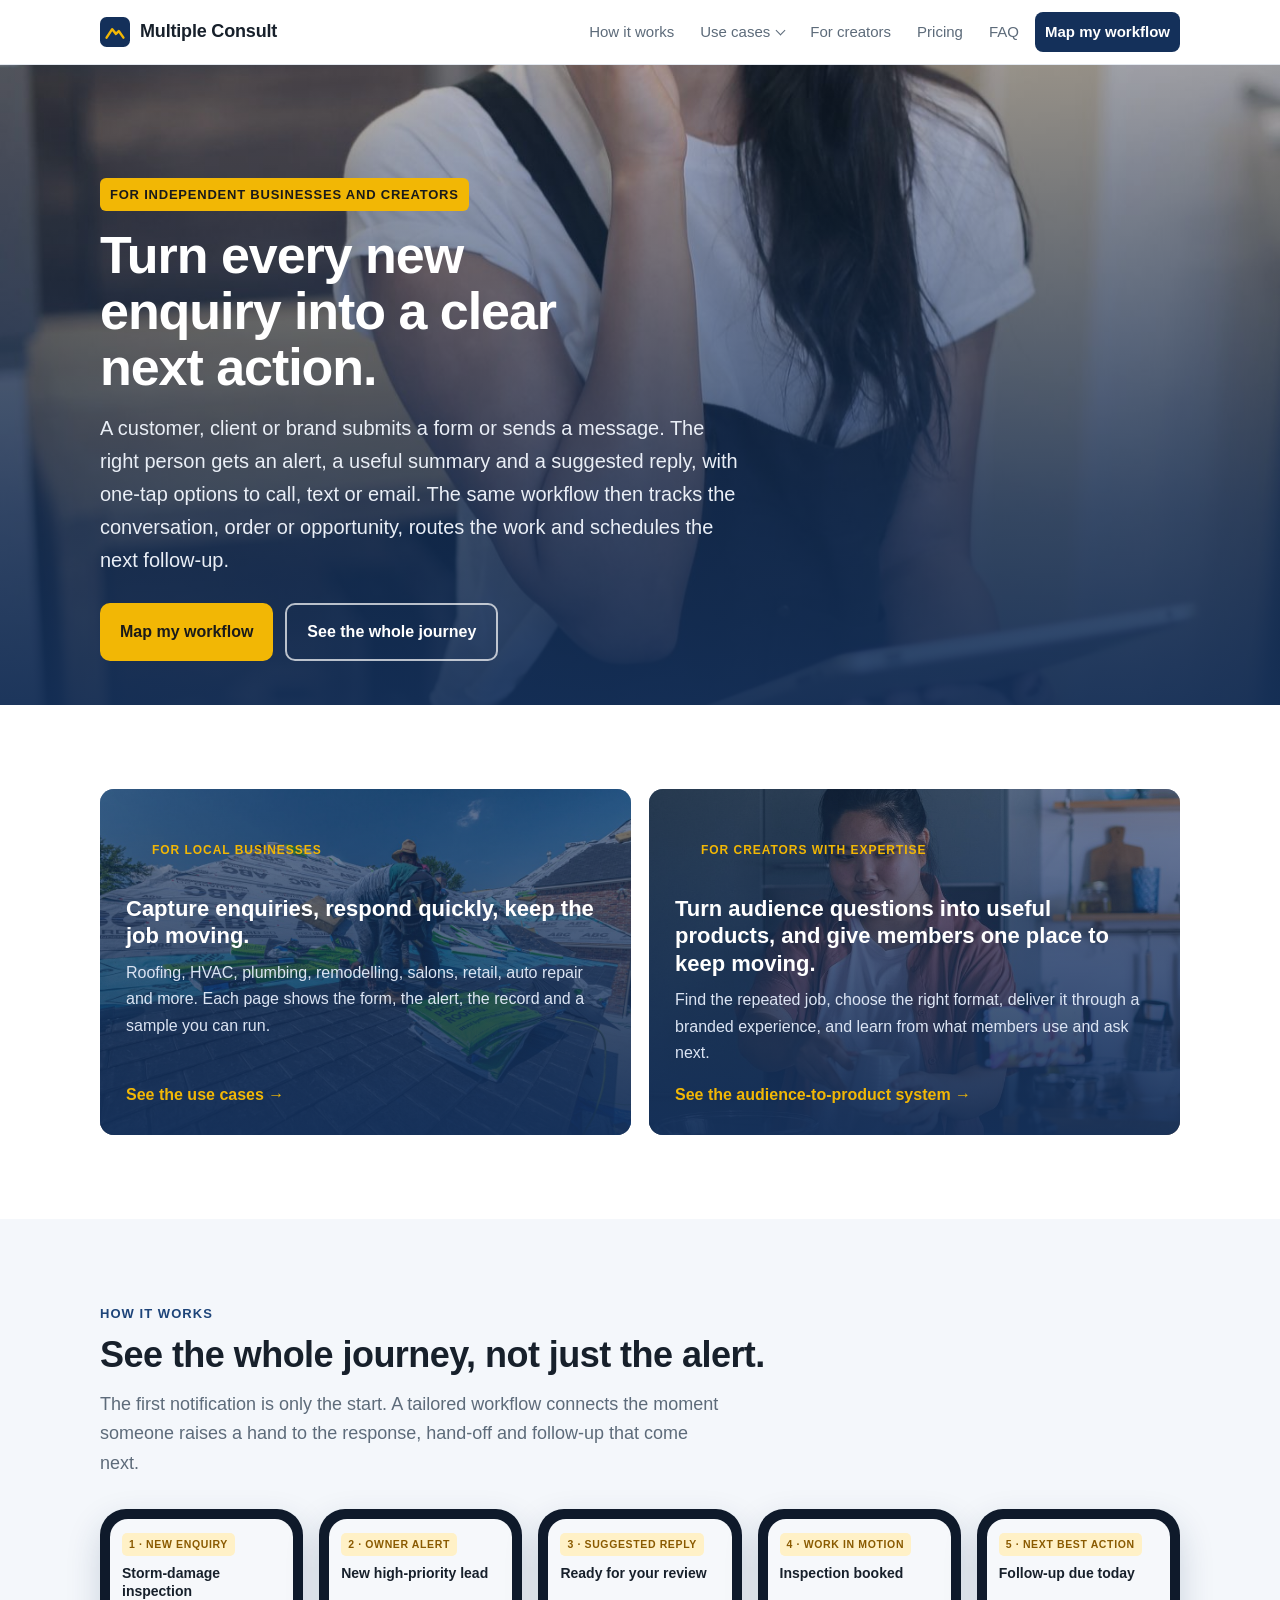
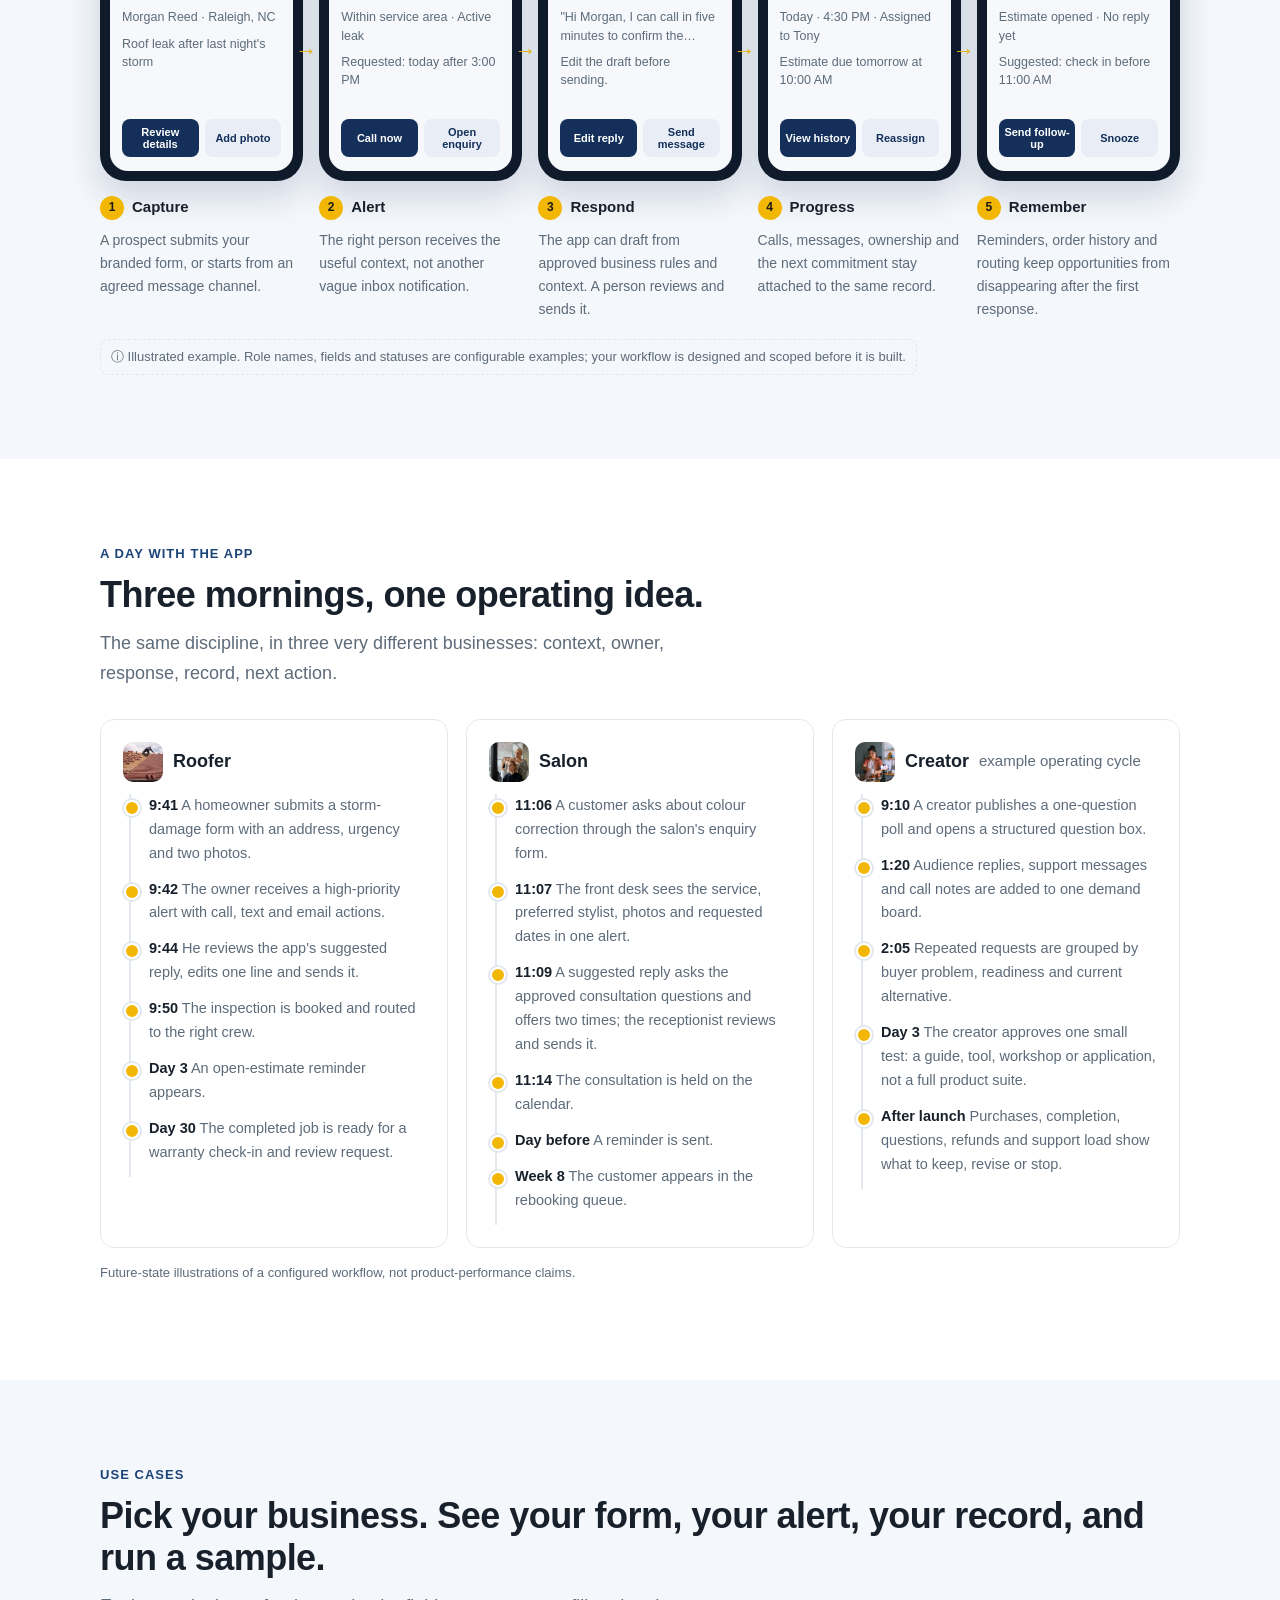
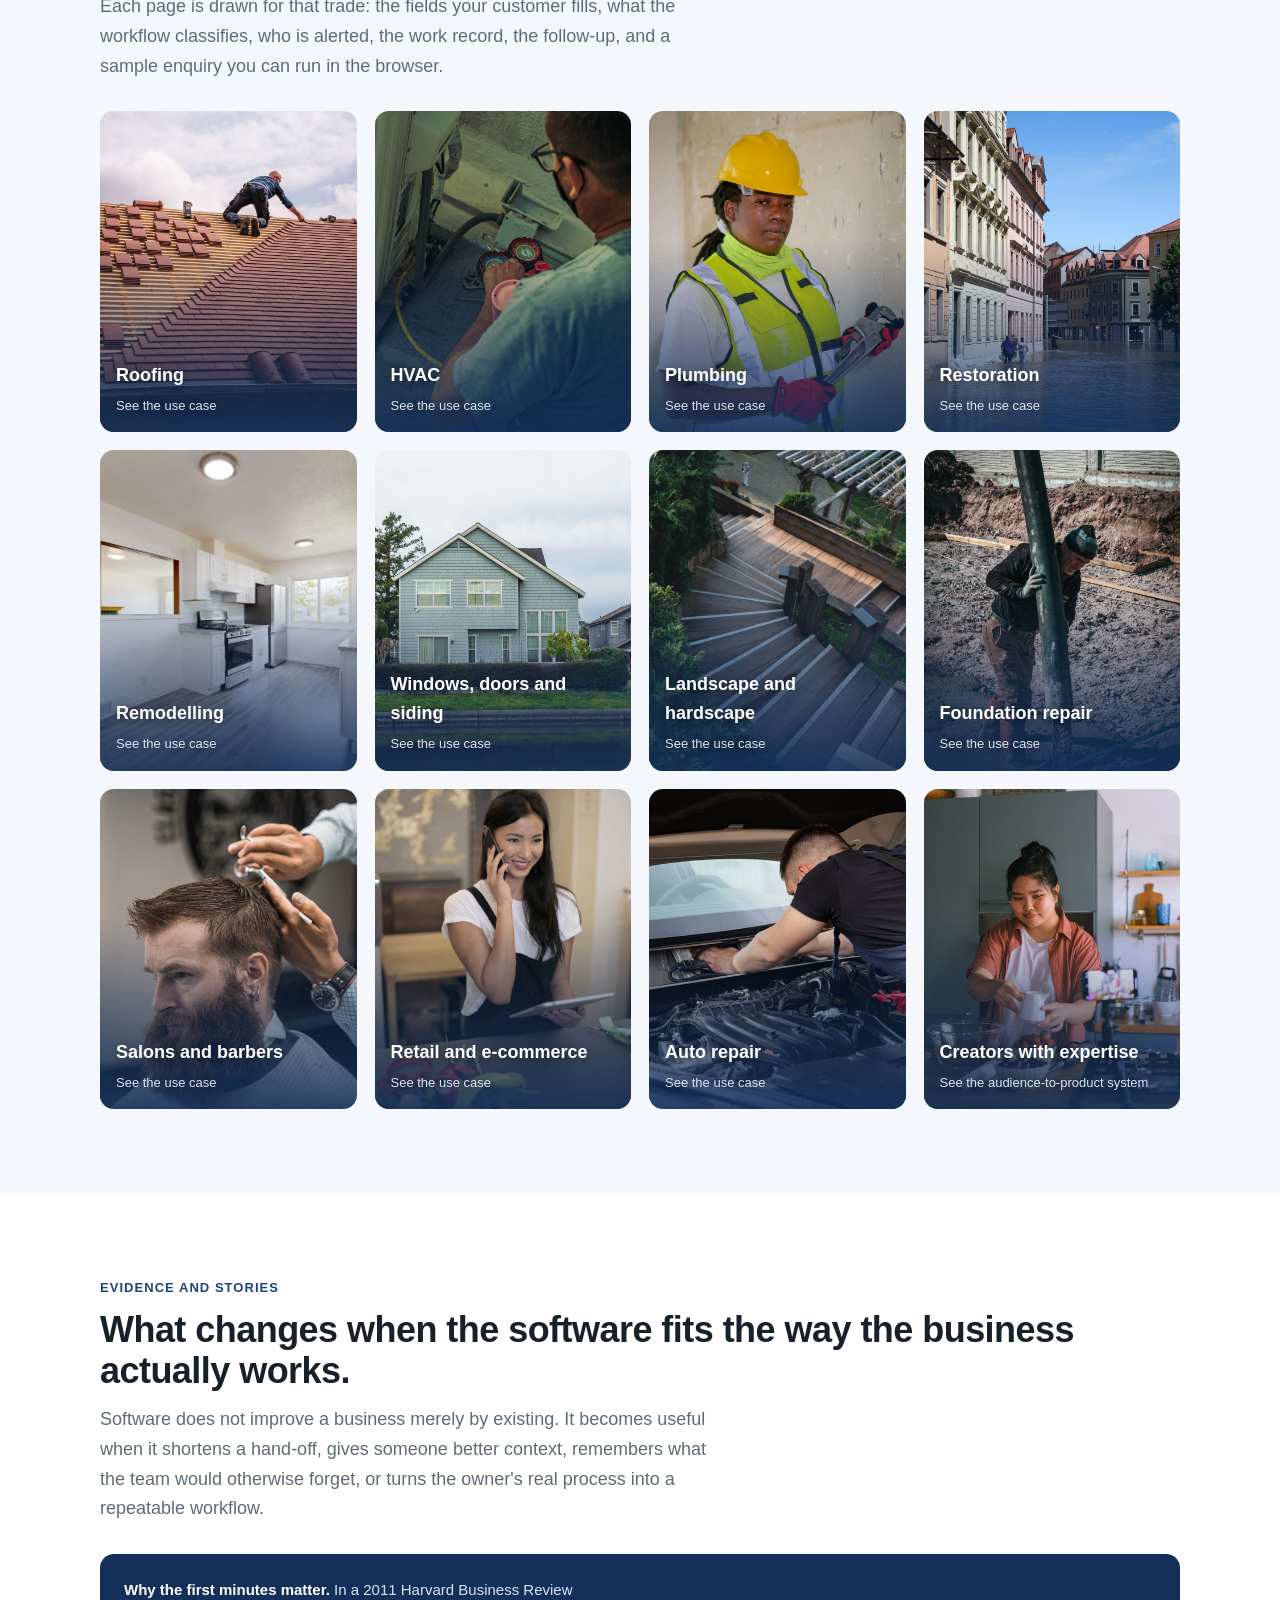
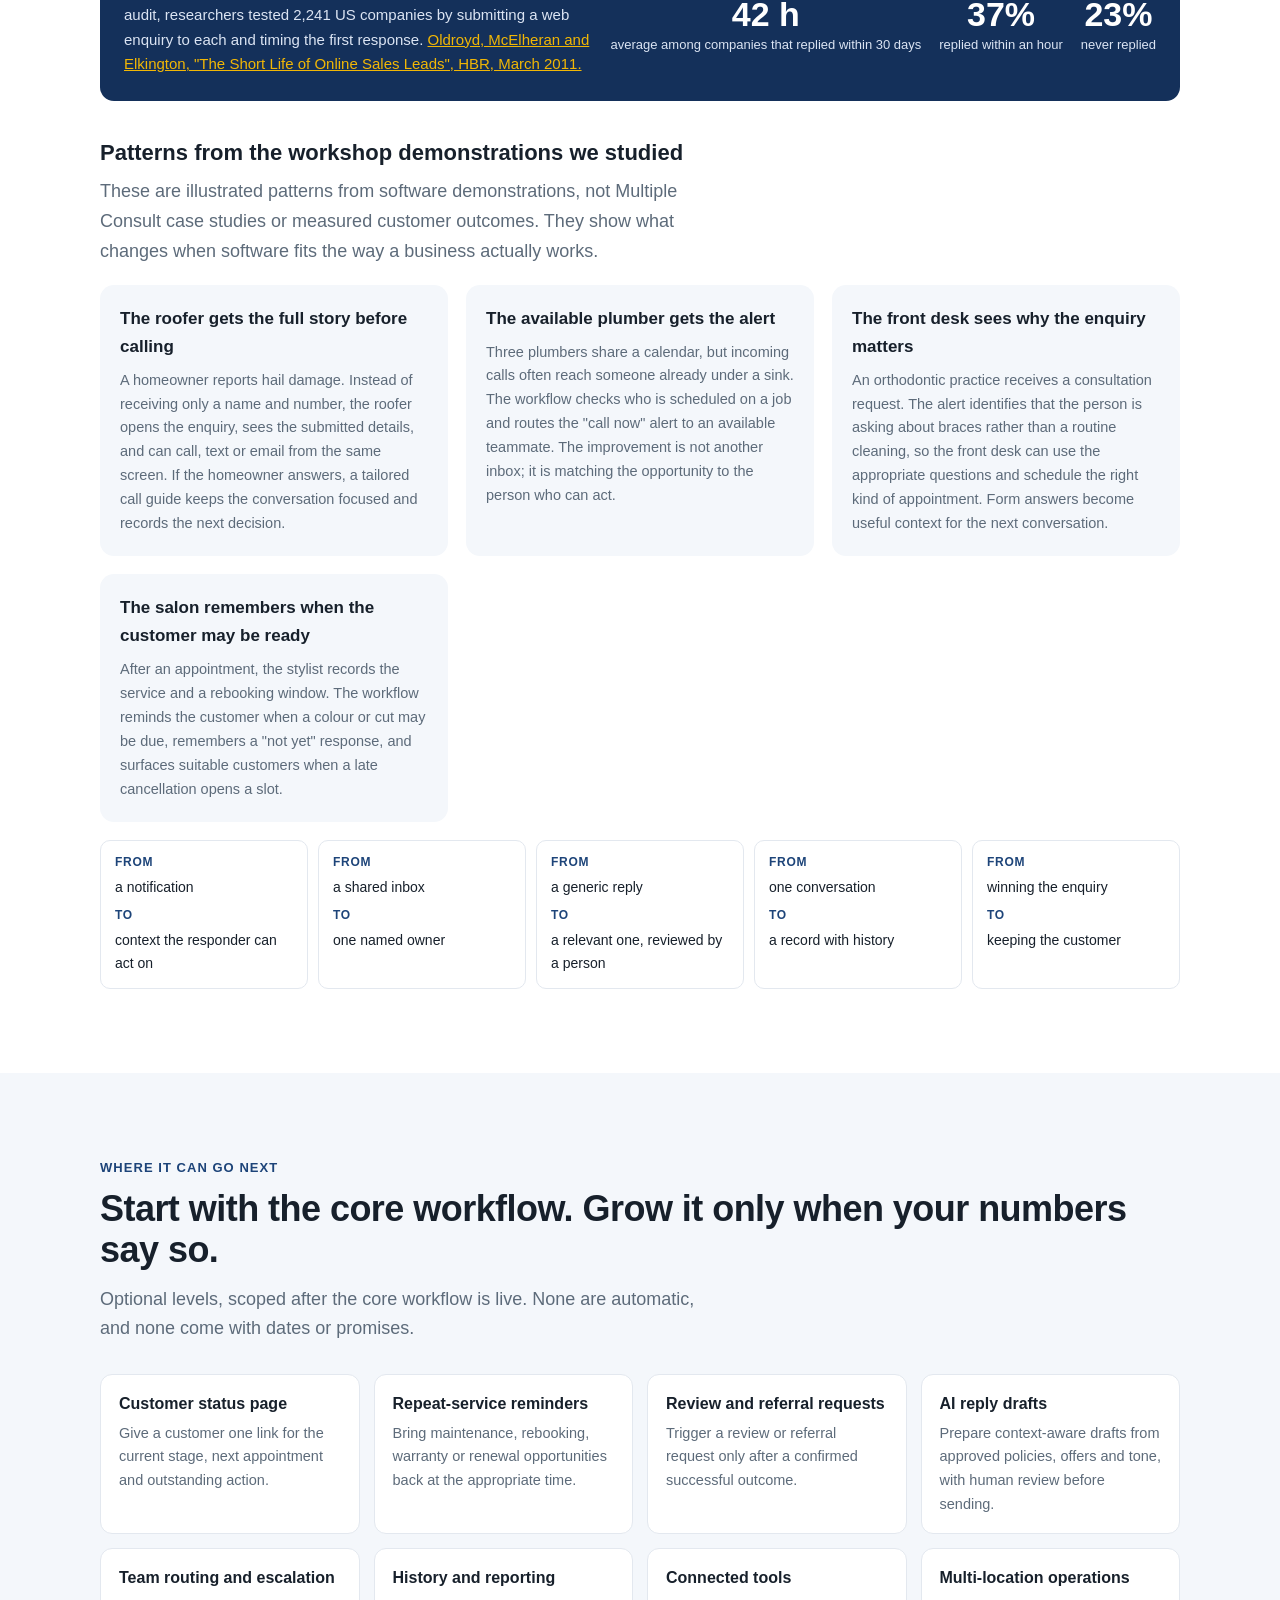
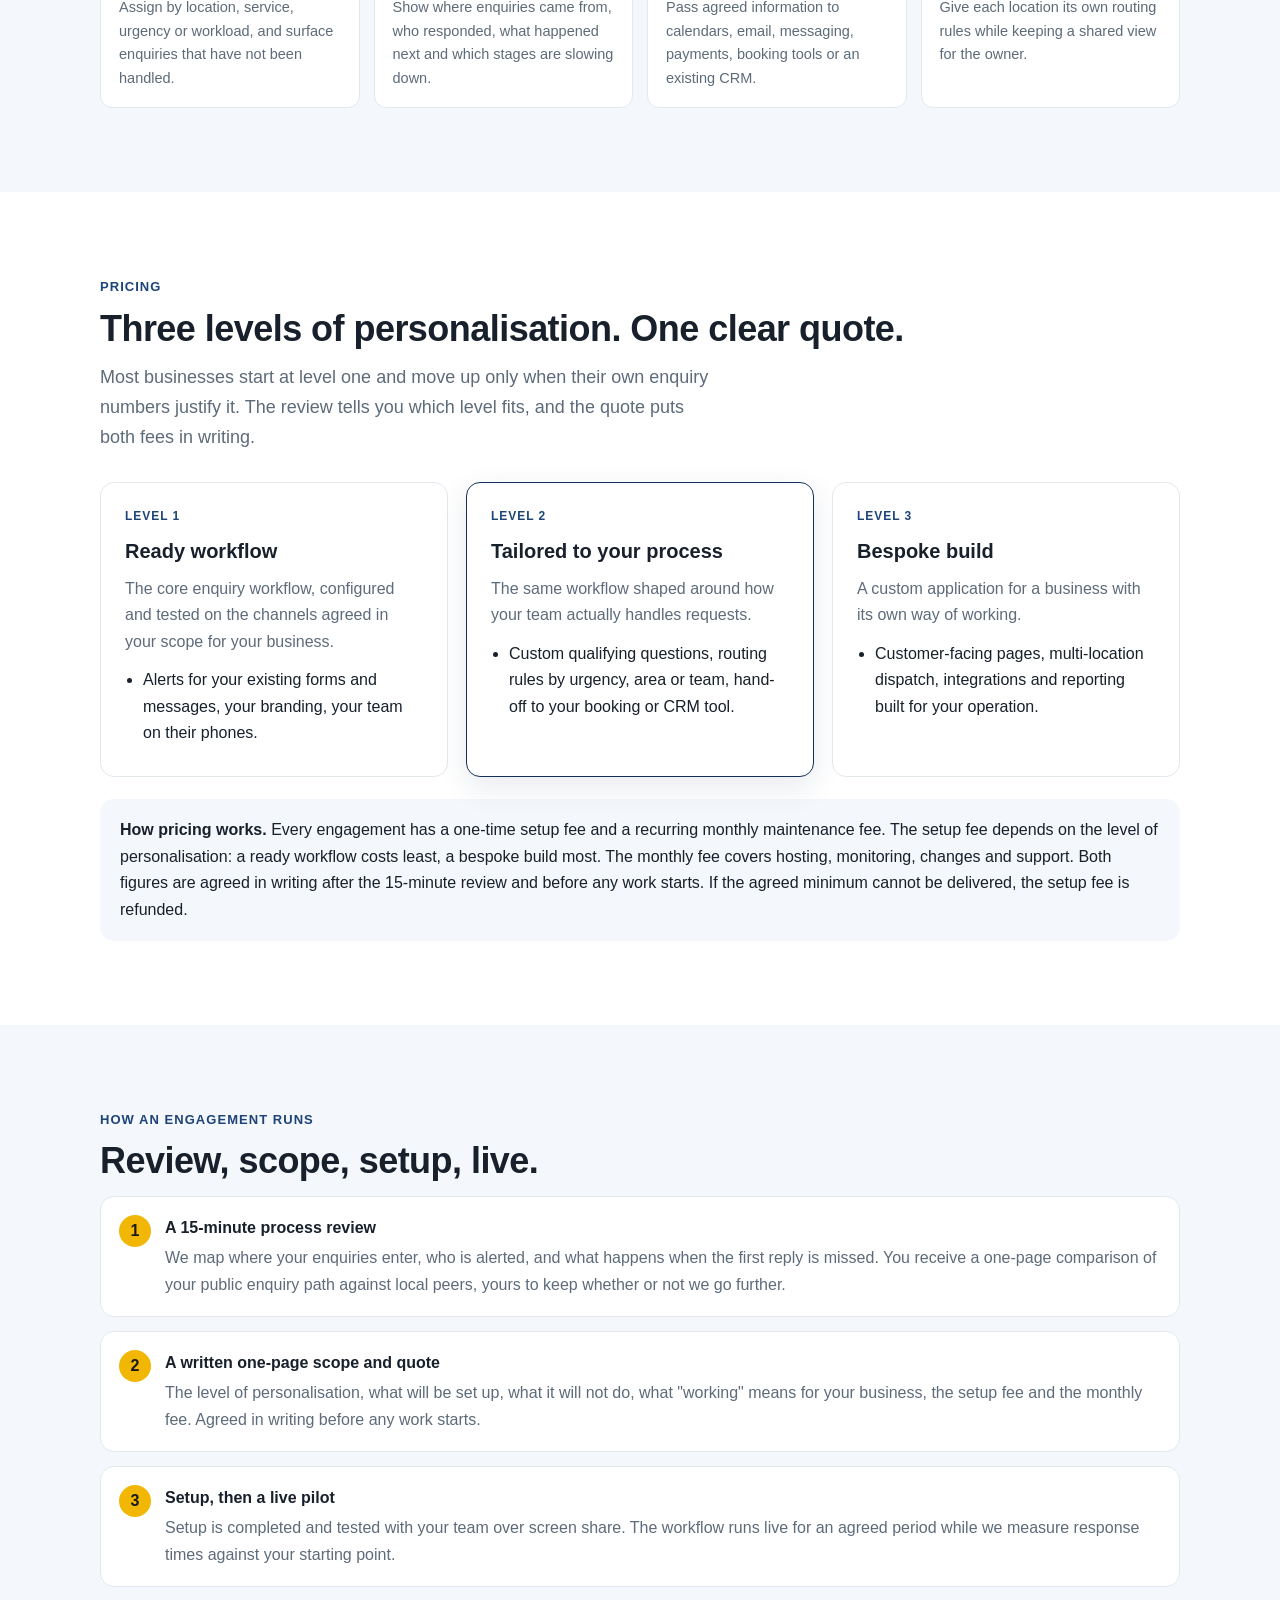
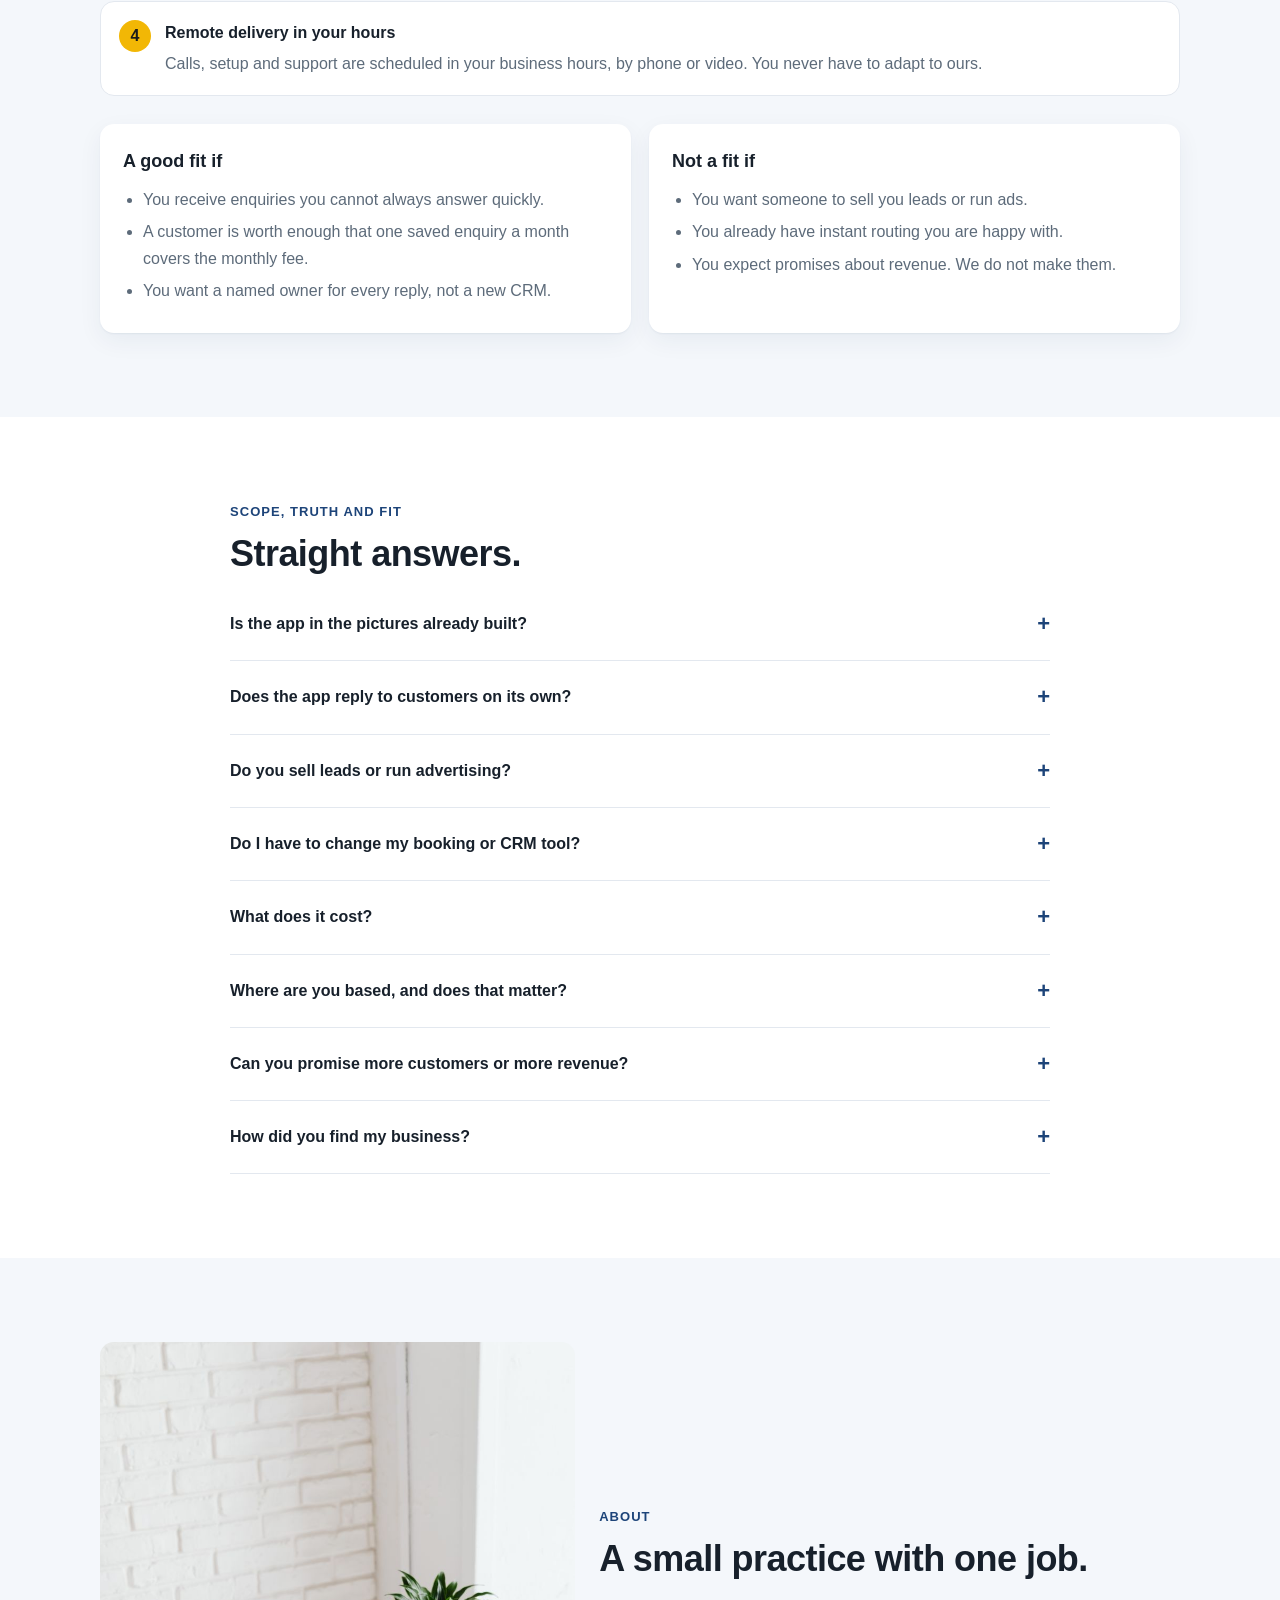
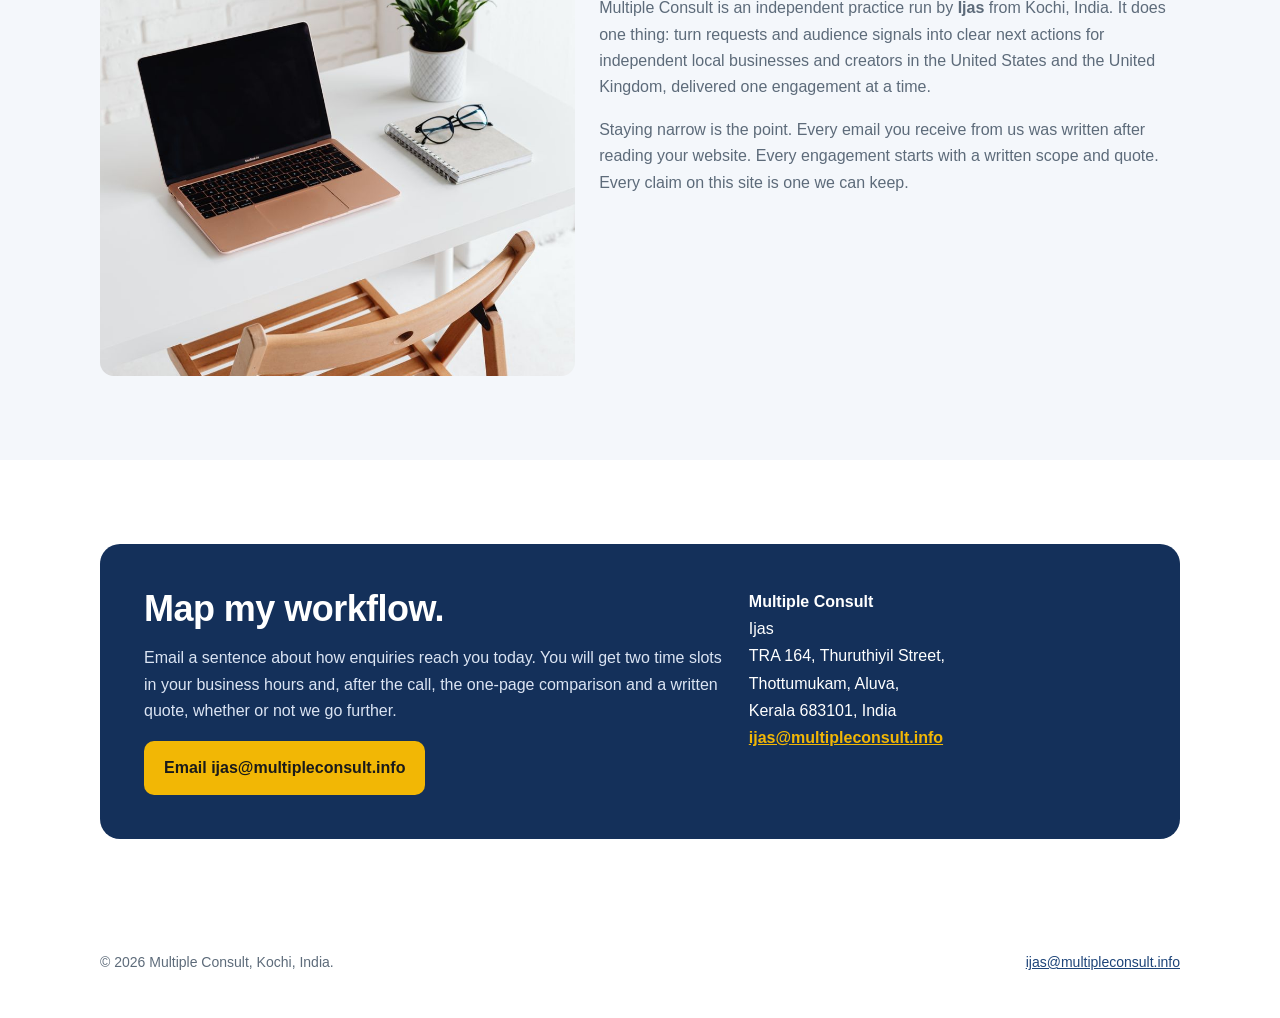
<file: index.html>
<!doctype html>
<html lang="en"><head><meta charset="utf-8"><meta name="viewport" content="width=device-width, initial-scale=1">
<title>Multiple Consult | Turn every new enquiry into a clear next action</title><meta name="description" content="Multiple Consult designs enquiry-response workflows for independent local businesses, and audience-to-product systems for creators. Alert the right person, suggest a reply, keep the record, remember the next action.">
<meta property="og:title" content="Multiple Consult | Turn every new enquiry into a clear next action"><meta property="og:description" content="Multiple Consult designs enquiry-response workflows for independent local businesses, and audience-to-product systems for creators. Alert the right person, suggest a reply, keep the record, remember the next action.">
<link rel="icon" href="data:image/svg+xml,%3Csvg xmlns='http://www.w3.org/2000/svg' viewBox='0 0 32 32'%3E%3Crect width='32' height='32' rx='7' fill='%2314305a'/%3E%3Cpath d='M7 22l6-9 4 5 3-3 5 7' stroke='%23f2b705' stroke-width='2.6' fill='none' stroke-linecap='round' stroke-linejoin='round'/%3E%3C/svg%3E"><link rel="stylesheet" href="style.css?v=12"></head><body>
<header class="top"><div class="wrap"><a class="brand" href="index.html" aria-label="Multiple Consult home"><svg viewBox="0 0 32 32" aria-hidden="true"><rect width="32" height="32" rx="7" fill="#14305a"/><path d="M7 22l6-9 4 5 3-3 5 7" stroke="#f2b705" stroke-width="2.6" fill="none" stroke-linecap="round" stroke-linejoin="round"/></svg>Multiple Consult</a>
<nav class="nav" aria-label="Main"><a href="index.html#journey">How it works</a><div class="has-menu"><a href="index.html#usecases" class="uc-toggle">Use cases</a><div class="menu" role="menu"><a href="roofing.html"><svg viewBox="0 0 24 24" fill="none" stroke="#14305a" stroke-width="1.8" stroke-linecap="round" stroke-linejoin="round"><path d="M3 12l9-8 9 8"/><path d="M5 10v10h14V10"/></svg>Roofing</a><a href="hvac.html"><svg viewBox="0 0 24 24" fill="none" stroke="#14305a" stroke-width="1.8" stroke-linecap="round" stroke-linejoin="round"><rect x="3" y="6" width="18" height="12" rx="2"/><path d="M7 14h10M7 10h10"/></svg>HVAC</a><a href="plumbing.html"><svg viewBox="0 0 24 24" fill="none" stroke="#14305a" stroke-width="1.8" stroke-linecap="round" stroke-linejoin="round"><path d="M12 3c3 4 5 7 5 10a5 5 0 0 1-10 0c0-3 2-6 5-10z"/></svg>Plumbing</a><a href="restoration.html"><svg viewBox="0 0 24 24" fill="none" stroke="#14305a" stroke-width="1.8" stroke-linecap="round" stroke-linejoin="round"><path d="M12 3l9 16H3z"/><path d="M12 10v4M12 17h.01"/></svg>Restoration</a><a href="remodeling.html"><svg viewBox="0 0 24 24" fill="none" stroke="#14305a" stroke-width="1.8" stroke-linecap="round" stroke-linejoin="round"><path d="M3 10l9-7 9 7v10H3z"/><path d="M9 20v-6h6v6"/></svg>Remodelling</a><a href="windows-doors-siding.html"><svg viewBox="0 0 24 24" fill="none" stroke="#14305a" stroke-width="1.8" stroke-linecap="round" stroke-linejoin="round"><rect x="4" y="3" width="16" height="18" rx="1"/><path d="M12 3v18M4 12h16"/></svg>Windows, doors and siding</a><a href="landscape.html"><svg viewBox="0 0 24 24" fill="none" stroke="#14305a" stroke-width="1.8" stroke-linecap="round" stroke-linejoin="round"><path d="M3 20h18"/><path d="M12 20V9"/><path d="M12 9c-3 0-5-2-5-5 3 0 5 2 5 5zM12 12c3 0 5-2 5-5-3 0-5 2-5 5z"/></svg>Landscape and hardscape</a><a href="foundation.html"><svg viewBox="0 0 24 24" fill="none" stroke="#14305a" stroke-width="1.8" stroke-linecap="round" stroke-linejoin="round"><path d="M3 21h18M5 21V10l7-5 7 5v11"/><path d="M9 21v-6l2 2 2-3 2 3v4"/></svg>Foundation repair</a><a href="salons-barbers.html"><svg viewBox="0 0 24 24" fill="none" stroke="#14305a" stroke-width="1.8" stroke-linecap="round" stroke-linejoin="round"><circle cx="6" cy="6" r="3"/><circle cx="6" cy="18" r="3"/><path d="M20 4L8.5 15.5M20 20L8.5 8.5"/></svg>Salons and barbers</a><a href="retail.html"><svg viewBox="0 0 24 24" fill="none" stroke="#14305a" stroke-width="1.8" stroke-linecap="round" stroke-linejoin="round"><path d="M3 9l1-5h16l1 5"/><path d="M3 9h18v3a3 3 0 0 1-6 0 3 3 0 0 1-6 0 3 3 0 0 1-6 0z"/><path d="M5 12v9h14v-9"/></svg>Retail and e-commerce</a><a href="auto-repair.html"><svg viewBox="0 0 24 24" fill="none" stroke="#14305a" stroke-width="1.8" stroke-linecap="round" stroke-linejoin="round"><path d="M3 13l2-5h14l2 5v6H3z"/><circle cx="7" cy="17" r="1.5"/><circle cx="17" cy="17" r="1.5"/></svg>Auto repair</a><a href="creators.html"><svg viewBox="0 0 24 24" fill="none" stroke="#14305a" stroke-width="1.8" stroke-linecap="round" stroke-linejoin="round"><rect x="3" y="5" width="14" height="14" rx="2"/><path d="M17 10l4-2v8l-4-2"/></svg>Creators with expertise</a><a class="all" href="index.html#usecases">See all use cases</a></div></div><a href="creators.html">For creators</a><a href="index.html#pricing">Pricing</a><a href="index.html#faq">FAQ</a><a class="cta" href="index.html#contact">Map my workflow</a></nav></div></header>
<main id="top">
<section class="hero photo" style="padding:0"><img src="img/hero-owner-phone.jpg" width="1400" height="2100" alt="Small business owner answering a customer call" fetchpriority="high"><div class="wrap">
<span class="kicker">For independent businesses and creators</span><h1>Turn every new enquiry into a clear next action.</h1>
<p>A customer, client or brand submits a form or sends a message. The right person gets an alert, a useful summary and a suggested reply, with one-tap options to call, text or email. The same workflow then tracks the conversation, order or opportunity, routes the work and schedules the next follow-up.</p>
<div class="btn-row"><a class="btn" href="#contact">Map my workflow</a><a class="btn ghost" href="#journey">See the whole journey</a></div></div></section>
<section id="paths"><div class="wrap"><div class="paths">
<a class="path" href="#usecases"><img src="img/roof-install-fortworth.jpg" alt="" loading="lazy"><div><div class="lv">For local businesses</div><h3>Capture enquiries, respond quickly, keep the job moving.</h3><p>Roofing, HVAC, plumbing, remodelling, salons, retail, auto repair and more. Each page shows the form, the alert, the record and a sample you can run.</p><span>See the use cases &rarr;</span></div></a>
<a class="path" href="creators.html"><img src="img/creator.jpg" alt="" loading="lazy"><div><div class="lv">For creators with expertise</div><h3>Turn audience questions into useful products, and give members one place to keep moving.</h3><p>Find the repeated job, choose the right format, deliver it through a branded experience, and learn from what members use and ask next.</p><span>See the audience-to-product system &rarr;</span></div></a>
</div></div></section>
<section id="journey" class=alt><div class="wrap"><p class="eyebrow">How it works</p><h2>See the whole journey, not just the alert.</h2><p class="sub">The first notification is only the start. A tailored workflow connects the moment someone raises a hand to the response, hand-off and follow-up that come next.</p><p class="swipe">Swipe through the workflow &rarr;</p><div class="journey j5"><div class="jstep"><div class="mini"><div class="scr"><span class="lbl">1 · New enquiry</span><div class="ttl">Storm-damage inspection</div><div class="ln">Morgan Reed · Raleigh, NC</div><div class="ln">Roof leak after last night&#x27;s storm</div><div class="btns"><span class="b1">Review details</span><span class="b2">Add photo</span></div></div></div><div class="n"><b>1</b>Capture</div><p>A prospect submits your branded form, or starts from an agreed message channel.</p></div><div class="jstep"><div class="mini"><div class="scr"><span class="lbl">2 · Owner alert</span><div class="ttl">New high-priority lead</div><div class="ln">Within service area · Active leak</div><div class="ln">Requested: today after 3:00 PM</div><div class="btns"><span class="b1">Call now</span><span class="b2">Open enquiry</span></div></div></div><div class="n"><b>2</b>Alert</div><p>The right person receives the useful context, not another vague inbox notification.</p></div><div class="jstep"><div class="mini"><div class="scr"><span class="lbl">3 · Suggested reply</span><div class="ttl">Ready for your review</div><div class="ln">&quot;Hi Morgan, I can call in five minutes to confirm the damage and arrange an inspection.&quot;</div><div class="ln">Edit the draft before sending.</div><div class="btns"><span class="b1">Edit reply</span><span class="b2">Send message</span></div></div></div><div class="n"><b>3</b>Respond</div><p>The app can draft from approved business rules and context. A person reviews and sends it.</p></div><div class="jstep"><div class="mini"><div class="scr"><span class="lbl">4 · Work in motion</span><div class="ttl">Inspection booked</div><div class="ln">Today · 4:30 PM · Assigned to Tony</div><div class="ln">Estimate due tomorrow at 10:00 AM</div><div class="btns"><span class="b1">View history</span><span class="b2">Reassign</span></div></div></div><div class="n"><b>4</b>Progress</div><p>Calls, messages, ownership and the next commitment stay attached to the same record.</p></div><div class="jstep"><div class="mini"><div class="scr"><span class="lbl">5 · Next best action</span><div class="ttl">Follow-up due today</div><div class="ln">Estimate opened · No reply yet</div><div class="ln">Suggested: check in before 11:00 AM</div><div class="btns"><span class="b1">Send follow-up</span><span class="b2">Snooze</span></div></div></div><div class="n"><b>5</b>Remember</div><p>Reminders, order history and routing keep opportunities from disappearing after the first response.</p></div></div><div class="illus">&#9432; Illustrated example. Role names, fields and statuses are configurable examples; your workflow is designed and scoped before it is built.</div></div></section>
<section id="days"><div class="wrap"><p class="eyebrow">A day with the app</p><h2>Three mornings, one operating idea.</h2><p class="sub">The same discipline, in three very different businesses: context, owner, response, record, next action.</p><div class="days"><div class="day"><h3><img src="img/roofer-shingles.jpg" alt="" loading="lazy">Roofer</h3><ul class="tl"><li><b>9:41</b> A homeowner submits a storm-damage form with an address, urgency and two photos.</li><li><b>9:42</b> The owner receives a high-priority alert with call, text and email actions.</li><li><b>9:44</b> He reviews the app&#x27;s suggested reply, edits one line and sends it.</li><li><b>9:50</b> The inspection is booked and routed to the right crew.</li><li><b>Day 3</b> An open-estimate reminder appears.</li><li><b>Day 30</b> The completed job is ready for a warranty check-in and review request.</li></ul></div><div class="day"><h3><img src="img/salon.jpg" alt="" loading="lazy">Salon</h3><ul class="tl"><li><b>11:06</b> A customer asks about colour correction through the salon&#x27;s enquiry form.</li><li><b>11:07</b> The front desk sees the service, preferred stylist, photos and requested dates in one alert.</li><li><b>11:09</b> A suggested reply asks the approved consultation questions and offers two times; the receptionist reviews and sends it.</li><li><b>11:14</b> The consultation is held on the calendar.</li><li><b>Day before</b> A reminder is sent.</li><li><b>Week 8</b> The customer appears in the rebooking queue.</li></ul></div><div class="day"><h3><img src="img/creator.jpg" alt="" loading="lazy">Creator <small style="font-weight:500;color:var(--muted)">example operating cycle</small></h3><ul class="tl"><li><b>9:10</b> A creator publishes a one-question poll and opens a structured question box.</li><li><b>1:20</b> Audience replies, support messages and call notes are added to one demand board.</li><li><b>2:05</b> Repeated requests are grouped by buyer problem, readiness and current alternative.</li><li><b>Day 3</b> The creator approves one small test: a guide, tool, workshop or application, not a full product suite.</li><li><b>After launch</b> Purchases, completion, questions, refunds and support load show what to keep, revise or stop.</li></ul></div></div><p class="caption" style="text-align:left;margin-top:14px">Future-state illustrations of a configured workflow, not product-performance claims.</p></div></section>
<section id="usecases" class="alt"><div class="wrap"><p class="eyebrow">Use cases</p><h2>Pick your business. See your form, your alert, your record, and run a sample.</h2><p class="sub">Each page is drawn for that trade: the fields your customer fills, what the workflow classifies, who is alerted, the work record, the follow-up, and a sample enquiry you can run in the browser.</p>
<div class="grid g4 uc-grid"><a class="uc" href="roofing.html"><img src="img/roofer-shingles.jpg" width="900" height="1200" alt="Roofer installing shingles" loading="lazy"><span>Roofing<small>See the use case</small></span></a><a class="uc" href="hvac.html"><img src="img/hvac-technician.jpg" width="900" height="1200" alt="HVAC technician checking an outdoor unit" loading="lazy"><span>HVAC<small>See the use case</small></span></a><a class="uc" href="plumbing.html"><img src="img/plumber.jpg" width="900" height="1200" alt="Plumber holding a pipe wrench" loading="lazy"><span>Plumbing<small>See the use case</small></span></a><a class="uc" href="restoration.html"><img src="img/restoration.jpg" width="900" height="1200" alt="Flooded street with sandbags outside homes" loading="lazy"><span>Restoration<small>See the use case</small></span></a><a class="uc" href="remodeling.html"><img src="img/remodel.jpg" width="900" height="1200" alt="Newly remodelled kitchen" loading="lazy"><span>Remodelling<small>See the use case</small></span></a><a class="uc" href="windows-doors-siding.html"><img src="img/windows-siding.jpg" width="900" height="1200" alt="House exterior with new siding and windows" loading="lazy"><span>Windows, doors and siding<small>See the use case</small></span></a><a class="uc" href="landscape.html"><img src="img/landscape.jpg" width="900" height="1200" alt="Timber garden steps with new planting, a design-build project" loading="lazy"><span>Landscape and hardscape<small>See the use case</small></span></a><a class="uc" href="foundation.html"><img src="img/foundation.jpg" width="900" height="1200" alt="Worker pouring concrete at a foundation" loading="lazy"><span>Foundation repair<small>See the use case</small></span></a><a class="uc" href="salons-barbers.html"><img src="img/barber.jpg" width="900" height="1200" alt="Barber cutting a client&#x27;s hair" loading="lazy"><span>Salons and barbers<small>See the use case</small></span></a><a class="uc" href="retail.html"><img src="img/hero-owner-phone.jpg" width="900" height="1200" alt="Shop owner taking a customer call at the counter" loading="lazy"><span>Retail and e-commerce<small>See the use case</small></span></a><a class="uc" href="auto-repair.html"><img src="img/mechanic.jpg" width="900" height="1200" alt="Mechanic working under a car" loading="lazy"><span>Auto repair<small>See the use case</small></span></a><a class="uc" href="creators.html"><img src="img/creator.jpg" width="900" height="1200" alt="Creator recording a video" loading="lazy"><span>Creators with expertise<small>See the audience-to-product system</small></span></a></div></div></section>
<section id="evidence"><div class="wrap"><p class="eyebrow">Evidence and stories</p><h2>What changes when the software fits the way the business actually works.</h2><p class="sub">Software does not improve a business merely by existing. It becomes useful when it shortens a hand-off, gives someone better context, remembers what the team would otherwise forget, or turns the owner's real process into a repeatable workflow.</p><div class="cite"><p><strong style="color:#fff">Why the first minutes matter.</strong> In a 2011 Harvard Business Review audit, researchers tested 2,241 US companies by submitting a web enquiry to each and timing the first response. <a href="https://hbr.org/2011/03/the-short-life-of-online-sales-leads" rel="noopener" target="_blank">Oldroyd, McElheran and Elkington, "The Short Life of Online Sales Leads", HBR, March 2011.</a></p><div class="stat"><b>42 h</b><span>average among companies that replied within 30 days</span></div><div class="stat"><b>37%</b><span>replied within an hour</span></div><div class="stat"><b>23%</b><span>never replied</span></div></div><h3 style="margin:34px 0 6px;font-size:22px">Patterns from the workshop demonstrations we studied</h3><p class="sub" style="margin-bottom:18px">These are illustrated patterns from software demonstrations, not Multiple Consult case studies or measured customer outcomes. They show what changes when software fits the way a business actually works.</p><div class="evid"><div class="story"><h3>The roofer gets the full story before calling</h3><p>A homeowner reports hail damage. Instead of receiving only a name and number, the roofer opens the enquiry, sees the submitted details, and can call, text or email from the same screen. If the homeowner answers, a tailored call guide keeps the conversation focused and records the next decision.</p></div><div class="story"><h3>The available plumber gets the alert</h3><p>Three plumbers share a calendar, but incoming calls often reach someone already under a sink. The workflow checks who is scheduled on a job and routes the &quot;call now&quot; alert to an available teammate. The improvement is not another inbox; it is matching the opportunity to the person who can act.</p></div><div class="story"><h3>The front desk sees why the enquiry matters</h3><p>An orthodontic practice receives a consultation request. The alert identifies that the person is asking about braces rather than a routine cleaning, so the front desk can use the appropriate questions and schedule the right kind of appointment. Form answers become useful context for the next conversation.</p></div><div class="story"><h3>The salon remembers when the customer may be ready</h3><p>After an appointment, the stylist records the service and a rebooking window. The workflow reminds the customer when a colour or cut may be due, remembers a &quot;not yet&quot; response, and surfaces suitable customers when a late cancellation opens a slot.</p></div></div><div class="shift"><div><b>From</b>a notification<br><b style="margin-top:6px">To</b>context the responder can act on</div><div><b>From</b>a shared inbox<br><b style="margin-top:6px">To</b>one named owner</div><div><b>From</b>a generic reply<br><b style="margin-top:6px">To</b>a relevant one, reviewed by a person</div><div><b>From</b>one conversation<br><b style="margin-top:6px">To</b>a record with history</div><div><b>From</b>winning the enquiry<br><b style="margin-top:6px">To</b>keeping the customer</div></div></div></section>
<section id="roadmap" class="alt"><div class="wrap"><p class="eyebrow">Where it can go next</p><h2>Start with the core workflow. Grow it only when your numbers say so.</h2><p class="sub">Optional levels, scoped after the core workflow is live. None are automatic, and none come with dates or promises.</p><div class="road"><div><strong>Customer status page</strong><p>Give a customer one link for the current stage, next appointment and outstanding action.</p></div><div><strong>Repeat-service reminders</strong><p>Bring maintenance, rebooking, warranty or renewal opportunities back at the appropriate time.</p></div><div><strong>Review and referral requests</strong><p>Trigger a review or referral request only after a confirmed successful outcome.</p></div><div><strong>AI reply drafts</strong><p>Prepare context-aware drafts from approved policies, offers and tone, with human review before sending.</p></div><div><strong>Team routing and escalation</strong><p>Assign by location, service, urgency or workload, and surface enquiries that have not been handled.</p></div><div><strong>History and reporting</strong><p>Show where enquiries came from, who responded, what happened next and which stages are slowing down.</p></div><div><strong>Connected tools</strong><p>Pass agreed information to calendars, email, messaging, payments, booking tools or an existing CRM.</p></div><div><strong>Multi-location operations</strong><p>Give each location its own routing rules while keeping a shared view for the owner.</p></div></div></div></section>
<section id="pricing"><div class="wrap"><p class="eyebrow">Pricing</p><h2>Three levels of personalisation. One clear quote.</h2><p class="sub">Most businesses start at level one and move up only when their own enquiry numbers justify it. The review tells you which level fits, and the quote puts both fees in writing.</p><div class="levels">
<div class="level"><div class="lv">Level 1</div><h3>Ready workflow</h3><p>The core enquiry workflow, configured and tested on the channels agreed in your scope for your business.</p><ul><li>Alerts for your existing forms and messages, your branding, your team on their phones.</li></ul></div>
<div class="level mid"><div class="lv">Level 2</div><h3>Tailored to your process</h3><p>The same workflow shaped around how your team actually handles requests.</p><ul><li>Custom qualifying questions, routing rules by urgency, area or team, hand-off to your booking or CRM tool.</li></ul></div>
<div class="level"><div class="lv">Level 3</div><h3>Bespoke build</h3><p>A custom application for a business with its own way of working.</p><ul><li>Customer-facing pages, multi-location dispatch, integrations and reporting built for your operation.</li></ul></div></div>
<div class="price-note"><strong>How pricing works.</strong> Every engagement has a one-time setup fee and a recurring monthly maintenance fee. The setup fee depends on the level of personalisation: a ready workflow costs least, a bespoke build most. The monthly fee covers hosting, monitoring, changes and support. Both figures are agreed in writing after the 15-minute review and before any work starts. If the agreed minimum cannot be delivered, the setup fee is refunded.</div></div></section>
<section id="pilot" class="alt"><div class="wrap"><p class="eyebrow">How an engagement runs</p><h2>Review, scope, setup, live.</h2><ol class="steps">
<li><strong>A 15-minute process review</strong><p>We map where your enquiries enter, who is alerted, and what happens when the first reply is missed. You receive a one-page comparison of your public enquiry path against local peers, yours to keep whether or not we go further.</p></li>
<li><strong>A written one-page scope and quote</strong><p>The level of personalisation, what will be set up, what it will not do, what "working" means for your business, the setup fee and the monthly fee. Agreed in writing before any work starts.</p></li>
<li><strong>Setup, then a live pilot</strong><p>Setup is completed and tested with your team over screen share. The workflow runs live for an agreed period while we measure response times against your starting point.</p></li>
<li><strong>Remote delivery in your hours</strong><p>Calls, setup and support are scheduled in your business hours, by phone or video. You never have to adapt to ours.</p></li></ol>
<div class="fit" style="margin-top:28px"><div class="card"><h3>A good fit if</h3><ul><li>You receive enquiries you cannot always answer quickly.</li><li>A customer is worth enough that one saved enquiry a month covers the monthly fee.</li><li>You want a named owner for every reply, not a new CRM.</li></ul></div>
<div class="card"><h3>Not a fit if</h3><ul><li>You want someone to sell you leads or run ads.</li><li>You already have instant routing you are happy with.</li><li>You expect promises about revenue. We do not make them.</li></ul></div></div></div></section>
<section id="faq"><div class="wrap" style="max-width:820px"><p class="eyebrow">Scope, truth and fit</p><h2>Straight answers.</h2><details><summary>Is the app in the pictures already built?</summary><p>No. Every screen on this site is an illustrated example of a configured workflow. Your workflow is designed and scoped in writing before it is built, then tested with your team before it goes live.</p></details>
<details><summary>Does the app reply to customers on its own?</summary><p>It can draft a reply from rules, offers and tone you approve. A person on your team reviews and sends it. Automatic sending is only set up where you decide the message is routine and safe.</p></details>
<details><summary>Do you sell leads or run advertising?</summary><p>No. We only work on what happens after an enquiry you already receive arrives. If your problem is volume rather than response, we are the wrong call and will say so in the review.</p></details>
<details><summary>Do I have to change my booking or CRM tool?</summary><p>No. The workflow sits in front of your existing tools and hands off to them through agreed channels. Where you already have a system that alerts and routes well, the review will be short.</p></details>
<details><summary>What does it cost?</summary><p>A one-time setup fee plus a recurring monthly maintenance fee. The setup fee depends on how far the workflow is personalised to your business, from a ready workflow to a bespoke build. Both figures are agreed in writing after the review and before any work starts, and the setup fee is refunded if the agreed minimum cannot be delivered.</p></details>
<details><summary>Where are you based, and does that matter?</summary><p>Multiple Consult operates from Kochi, India and works remotely with businesses and creators in the United States and the United Kingdom. All calls, setup and support happen in your business hours over phone or video. You are told this in the first email, not after.</p></details>
<details><summary>Can you promise more customers or more revenue?</summary><p>No. The only numbers that matter are your own: enquiry volume, time to first reply, booked next actions and completed outcomes, measured during the pilot against your starting point.</p></details>
<details><summary>How did you find my business?</summary><p>By reading your website and public profiles, one business at a time. Nothing automated, no purchased list. If you would rather not hear from us, reply "no" to the email and you will not be contacted again.</p></details></div></section>
<section id="about" class="alt"><div class="wrap about"><img src="img/about-desk.jpg" width="900" height="1350" alt="A simple desk with a laptop, notebook and plant" loading="lazy"><div><p class="eyebrow">About</p><h2>A small practice with one job.</h2>
<p style="color:var(--muted)">Multiple Consult is an independent practice run by <strong>Ijas</strong> from Kochi, India. It does one thing: turn requests and audience signals into clear next actions for independent local businesses and creators in the United States and the United Kingdom, delivered one engagement at a time.</p>
<p style="color:var(--muted)">Staying narrow is the point. Every email you receive from us was written after reading your website. Every engagement starts with a written scope and quote. Every claim on this site is one we can keep.</p></div></div></section>
<section id="contact"><div class="wrap"><div class="contact"><div><h2>Map my workflow.</h2><p>Email a sentence about how enquiries reach you today. You will get two time slots in your business hours and, after the call, the one-page comparison and a written quote, whether or not we go further.</p><a class="btn" href="mailto:ijas@multipleconsult.info?subject=Process%20review%20request">Email ijas@multipleconsult.info</a></div>
<address><strong>Multiple Consult</strong><br>Ijas<br>TRA 164, Thuruthiyil Street,<br>Thottumukam, Aluva,<br>Kerala 683101, India<br><a href="mailto:ijas@multipleconsult.info">ijas@multipleconsult.info</a></address></div></div></section></main><footer><div class="wrap"><span>&copy; 2026 Multiple Consult, Kochi, India.</span><span><a href="mailto:ijas@multipleconsult.info">ijas@multipleconsult.info</a></span></div></footer><script>(function(){var t=document.querySelector('.has-menu>a'),p=t&&t.parentElement;if(!p)return;t.setAttribute('role','button');t.setAttribute('aria-haspopup','true');t.setAttribute('aria-expanded','false');function set(o){p.classList.toggle('open',o);t.setAttribute('aria-expanded',o?'true':'false');}t.addEventListener('click',function(e){e.preventDefault();set(!p.classList.contains('open'));});document.addEventListener('click',function(e){if(!p.contains(e.target))set(false);});document.addEventListener('keydown',function(e){if(e.key==='Escape')set(false);});p.addEventListener('mouseleave',function(){set(false);});})();</script><script>(function(){function esc(s){return String(s).replace(/[&<>"']/g,function(c){return{'&':'&amp;','<':'&lt;','>':'&gt;','"':'&quot;',"'":'&#39;'}[c]});}
function fill(t,v){return String(t).replace(/\{(\w+)\}/g,function(m,k){if(k.slice(-2)==='_l'){var b=v[k.slice(0,-2)]||'';return esc(b.charAt(0).toLowerCase()+b.slice(1));}return esc(v[k]||'');});}
function card(k,kc,strong,p,acts,draft){var d=document.createElement('div');d.className='dcard';d.innerHTML='<span class="k '+kc+'">'+k+'</span><strong>'+strong+'</strong>'+(p?'<p>'+p+'</p>':'')+(draft?'<div class="draft">'+draft+'</div>':'')+(acts?'<div class="acts">'+acts.map(function(a,i){return '<span class="'+(i===0?'p':'')+'">'+a+'</span>'}).join('')+'</div>':'');return d;}
function resolve(cfg,v){var o={alert:cfg.alert,reply:cfg.reply,record:cfg.record,remember:cfg.remember};(cfg.rules||[]).forEach(function(r){var ok=Object.keys(r.when).every(function(k){return v[k]===r.when[k];});if(ok){Object.keys(r.set).forEach(function(k){o[k]=r.set[k];});}});return o;}
document.querySelectorAll('form[data-demo]').forEach(function(f){var cfg=JSON.parse(f.getAttribute('data-cfg'));var out=f.parentElement.querySelector('.dout');var go=f.querySelector('.go'),rs=f.querySelector('.reset');
function cur(){var v={};f.querySelectorAll('[data-f]').forEach(function(i){v[i.getAttribute('data-f')]=i.value.trim();});return v;}
function refresh(){var v=cur();f.querySelectorAll('.fld[data-show]').forEach(function(d){var m=d.getAttribute('data-show').split('=');var ok=m[1].split('|').indexOf(v[m[0]])>=0;d.classList.toggle('hide',!ok);});}
f.querySelectorAll('select').forEach(function(sel){sel.addEventListener('change',refresh);});refresh();
go.addEventListener('click',function(){var v={};f.querySelectorAll('.fld').forEach(function(d){if(d.classList.contains('hide'))return;var i=d.querySelector('[data-f]');v[i.getAttribute('data-f')]=i.value.trim();});var now=new Date();function t(m){var d=new Date(now.getTime()+m*60000);return d.toLocaleTimeString([],{hour:'numeric',minute:'2-digit'});}
out.innerHTML='';var cards=[];
if(cfg.mode==='creator'){if(v.perm!=='Approved for anonymised research'){cards=[card('Permission required','b','This signal cannot be analysed yet','Only material the creator has permission to analyse enters the demand board. Record the source, ask for approval, and leave the question out of any pattern until then.',['Request approval','Leave out'])];}
else{var st=cfg.stages[v.stage]||cfg.stages['default'];cards=[card('Tagged insight · '+t(0),'b',fill(cfg.insight[0],v),fill(st.tag,v)),card('Small test','',fill(st.test[0],v),fill(st.test[1],v),['Approve test','Edit']),card('Draft reply — review before sending','',fill(cfg.reply[0],v),'Drafted from approved offers and your voice. Edit, then send.',['Send','Edit'],fill(st.reply,v)),card('Member next step','g',fill(st.next[0],v),fill(st.next[1],v),['Record decision'])];}}
else{var o=resolve(cfg,v);cards=[card('Received · '+t(0),'b',fill(cfg.ack[0],v),fill(cfg.ack[1],v)),card(fill(o.alert[0],v)+' · '+t(0),'',fill(o.alert[0],v),fill(o.alert[1],v),['Call now','Text','Email','Assign']),card('Draft — review before sending · '+t(1),'','Suggested reply to '+esc(v.name||''),'Drafted from your approved rules and this request. Edit, then send.',['Send','Edit'],fill(o.reply,v)),card('Work record','g',fill(o.record[0],v),fill(o.record[1],v),['View record','Reassign']),card('Remember','b',fill(o.remember[0],v),fill(o.remember[1],v),['Set reminder','Snooze'])];}
cards.forEach(function(c,i){out.appendChild(c);setTimeout(function(){c.classList.add('on');},150+i*420);});go.style.display='none';rs.style.display='block';if(window.innerWidth<900)out.scrollIntoView({behavior:'smooth',block:'start'});});
rs.addEventListener('click',function(){out.innerHTML='<div class="dwait">'+out.getAttribute('data-wait')+'</div>';go.style.display='block';rs.style.display='none';});});})();</script></body></html>
</file>
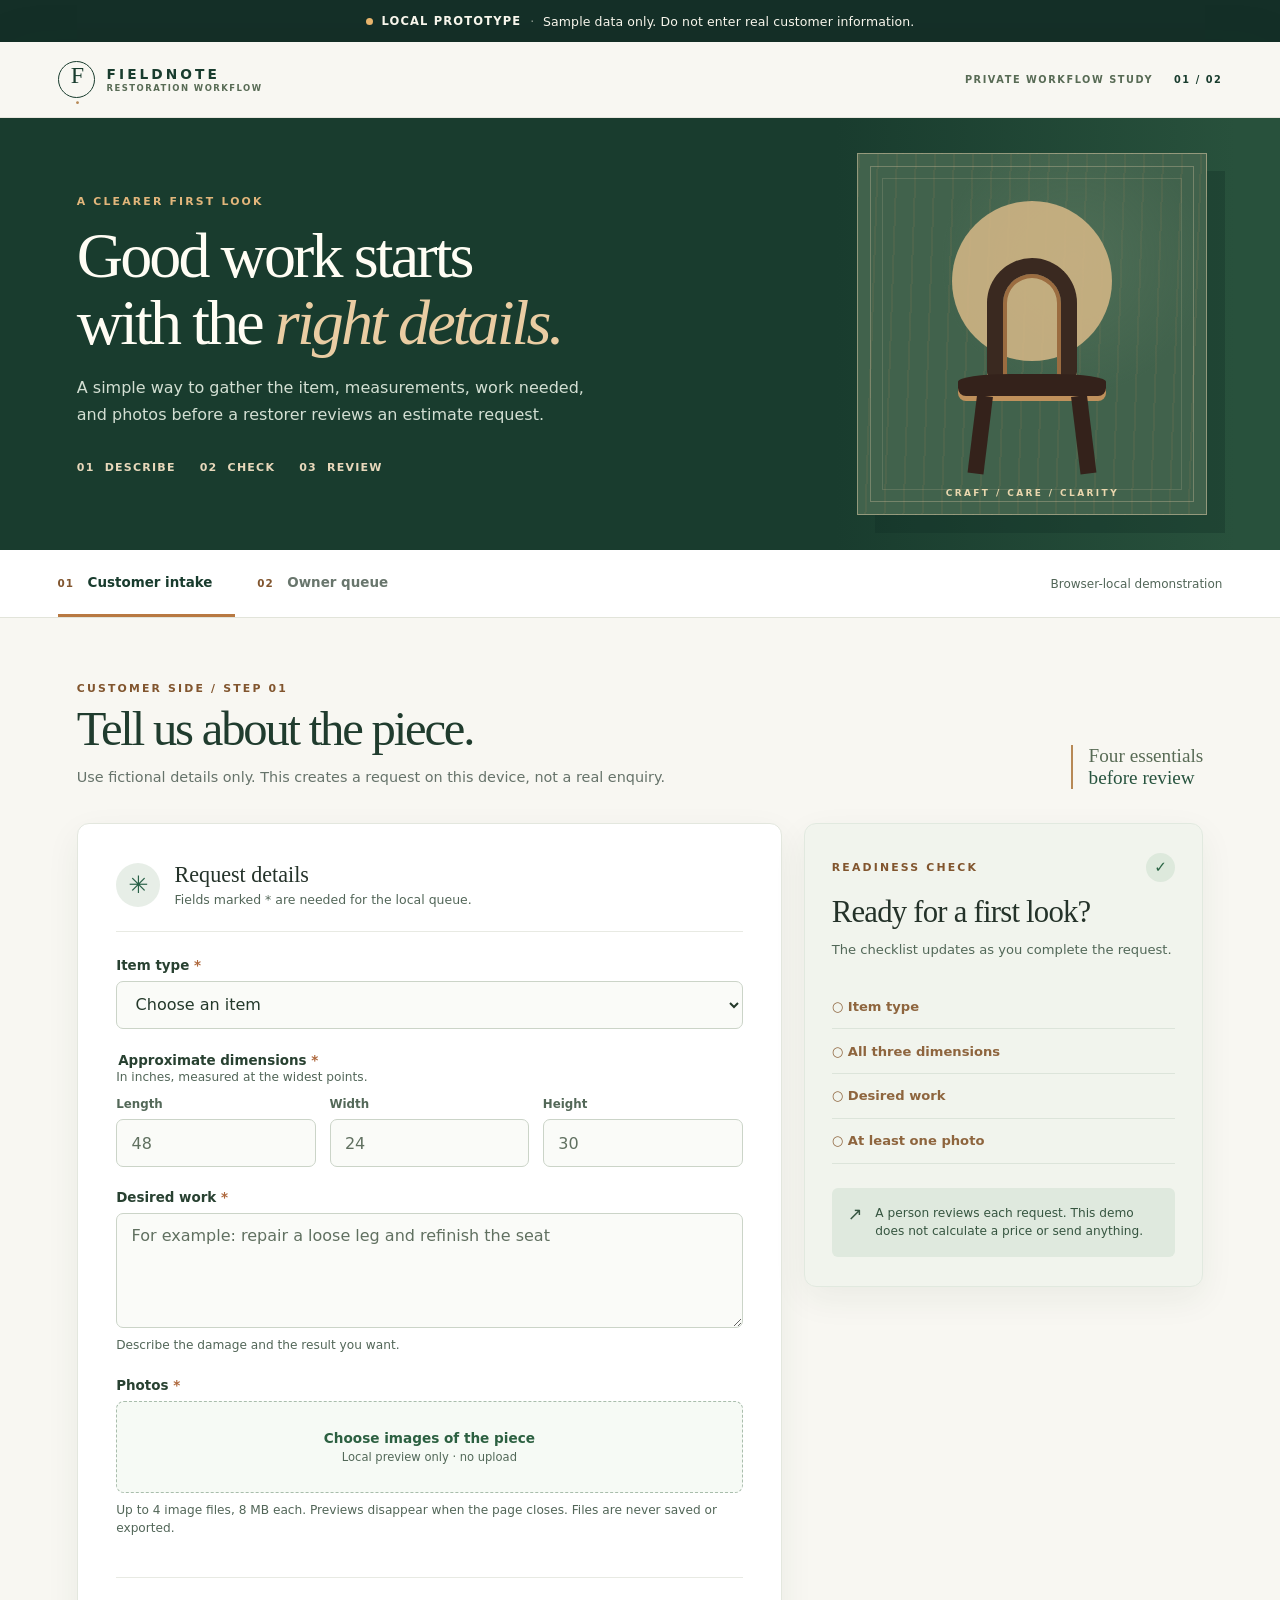
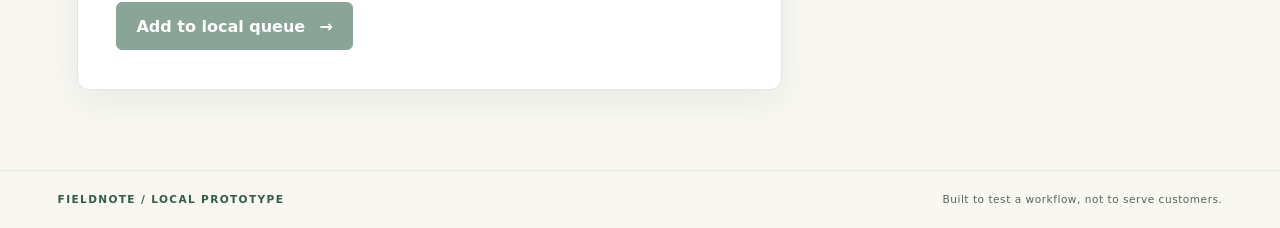
<file: furniture-intake/index.html>
<!doctype html>
<html lang="en">
<head>
  <meta charset="utf-8">
  <meta name="viewport" content="width=device-width, initial-scale=1">
  <meta name="color-scheme" content="light">
  <title>Furniture estimate intake · local prototype</title>
  <style>
:root{font-family:Inter,ui-sans-serif,system-ui,-apple-system,BlinkMacSystemFont,"Segoe UI",sans-serif;color:#243229;background:#edece5;font-synthesis:none}*{box-sizing:border-box}html{scroll-behavior:smooth}body{margin:0}button,input,select,textarea{font:inherit}button,select{cursor:pointer}[hidden]{display:none!important}button:focus-visible,input:focus-visible,select:focus-visible,textarea:focus-visible,h2:focus-visible{outline:3px solid #c4864a;outline-offset:3px}button{transition:background .18s ease,transform .18s ease,border-color .18s ease}button:hover:not(:disabled){transform:translateY(-1px)}.banner{min-height:42px;display:flex;align-items:center;justify-content:center;gap:.55rem;padding:.55rem 1rem;background:#142f27;color:#f8f6ec;font-size:.78rem;letter-spacing:.01em;text-align:center}.banner strong{text-transform:uppercase;letter-spacing:.1em;font-size:.72rem}.banner-dot{width:7px;height:7px;background:#e8b46c;border-radius:50%;flex:none}.banner-separator{opacity:.55}.site-shell{max-width:1440px;min-height:calc(100vh - 42px);margin:auto;background:#f8f7f2;box-shadow:0 0 50px #2236290d}.masthead{height:76px;padding:0 clamp(1.25rem,4.5vw,4.5rem);display:flex;justify-content:space-between;align-items:center;background:#f8f7f2;border-bottom:1px solid #e8e6de}.brand{display:flex;gap:.75rem;align-items:center;font-size:.86rem;font-weight:850;letter-spacing:.22em;color:#193c2e}.brand small{display:block;font-size:.53rem;letter-spacing:.17em;color:#586b55;margin-top:.1rem}.brand-mark{display:grid;place-items:center;width:37px;height:37px;border:1px solid #193c2e;border-radius:50%;font-family:Georgia,serif;font-size:1.5rem;font-weight:400;letter-spacing:-.12em}.brand-mark span{color:#b78956}.masthead-meta{font-size:.61rem;letter-spacing:.16em;font-weight:800;color:#586b55}.masthead-meta b{color:#193c2e;margin-left:1rem}.hero{min-height:380px;display:grid;grid-template-columns:minmax(0,1.6fr) minmax(260px,.85fr);background:#193c2e;overflow:hidden}.hero-copy{padding:clamp(2.5rem,6vw,5rem) clamp(1.25rem,6vw,6.5rem);position:relative;z-index:1}.eyebrow{display:block;color:#81552e;font-size:.68rem;font-weight:850;letter-spacing:.2em}.eyebrow.light{color:#e2b67b}.hero h1{font-family:Georgia,"Times New Roman",serif;color:#fffdf4;font-size:clamp(2.5rem,5vw,5rem);line-height:1.05;font-weight:400;letter-spacing:-.045em;margin:.9rem 0 1.1rem}.hero h1 em{color:#eacda3;font-weight:400}.hero-copy>p{max-width:540px;color:#d3dfd3;font-size:1rem;line-height:1.7;margin:0}.hero-points{display:flex;gap:1.5rem;flex-wrap:wrap;margin-top:2rem;color:#e8d8bb;font-size:.69rem;letter-spacing:.11em;font-weight:800;text-transform:uppercase}.hero-art{padding:2.2rem clamp(1.5rem,4vw,4rem) 2.2rem 0;display:grid;place-items:center;background:linear-gradient(90deg,#193c2e 0%,#28513c 90%)}.art-frame{height:100%;min-height:300px;width:100%;max-width:350px;position:relative;border:1px solid #e5cfac80;background:radial-gradient(circle at 62% 30%,#63816665,transparent 40%),repeating-linear-gradient(92deg,#ad86551e 0 2px,transparent 2px 19px),#41624c;box-shadow:18px 18px 0 #102f2455;overflow:hidden}.art-frame:before,.art-frame:after{content:"";position:absolute;inset:12px;border:1px solid #e5cfac50}.art-frame:after{inset:24px;border-color:#e5cfac2a}.art-sun{position:absolute;width:160px;height:160px;border-radius:50%;background:#d8b988;left:50%;top:13%;transform:translateX(-50%);opacity:.85}.art-chair{position:absolute;width:150px;height:220px;left:50%;bottom:10%;transform:translateX(-50%)}.chair-back{position:absolute;left:30px;top:0;width:90px;height:120px;border:16px solid #3a2920;border-bottom:0;border-radius:55px 55px 8px 8px;box-shadow:inset 0 0 0 4px #9b6c40,0 2px 0 #d0a875}.chair-seat{position:absolute;width:148px;height:22px;left:1px;top:116px;border-radius:35% 35% 8px 8px;background:#34221b;box-shadow:0 5px 0 #c0915c}.chair-leg{position:absolute;top:138px;width:16px;height:78px;background:#34221b;transform-origin:top}.chair-leg.left{left:20px;transform:rotate(7deg)}.chair-leg.right{right:20px;transform:rotate(-7deg)}.art-label{position:absolute;bottom:16px;left:50%;transform:translateX(-50%);white-space:nowrap;color:#ead7ae;font-size:.56rem;letter-spacing:.27em;font-weight:700}.view-nav{display:flex;align-items:stretch;gap:0;min-height:68px;padding:0 clamp(1.25rem,4.5vw,4.5rem);border-bottom:1px solid #e2e4da;background:#fff}.tab{padding:.8rem 1.4rem;border:0;border-bottom:3px solid transparent;background:none;color:#69766d;font-weight:750;font-size:.84rem;white-space:nowrap}.tab:first-child{padding-left:0}.tab.active{color:#193c2e;border-bottom-color:#b87942}.tab-no{font-size:.65rem;letter-spacing:.1em;color:#81552e;margin-right:.55rem}.view-nav-note{margin:auto 0 auto auto;color:#526658;font-size:.75rem}main{padding:clamp(2.2rem,5vw,4.7rem) clamp(1.25rem,6vw,6.5rem) 5rem;min-height:600px}.section-head{display:flex;justify-content:space-between;align-items:end;gap:2rem;margin-bottom:2.1rem}.section-head h2{font-family:Georgia,"Times New Roman",serif;font-size:clamp(2.05rem,3.8vw,3.35rem);font-weight:400;letter-spacing:-.045em;line-height:1.08;color:#203c2e;margin:.5rem 0 .65rem}.section-head p{color:#66736a;font-size:.9rem;line-height:1.6;margin:0}.head-aside{border-left:2px solid #b78956;padding-left:1rem;color:#586b55;font-family:Georgia,serif;font-size:1.2rem;line-height:1.15;white-space:nowrap}.head-aside b{font-weight:400;color:#28543f}.layout{display:grid;grid-template-columns:minmax(0,1.5fr) minmax(275px,.85fr);gap:1.35rem;align-items:start}.card{background:#fff;border:1px solid #e3e7de;border-radius:12px;box-shadow:0 12px 34px #1b3b2410}.form-card{padding:clamp(1.3rem,3vw,2.4rem)}.form-intro{display:flex;align-items:center;gap:.9rem;padding-bottom:1.5rem;margin-bottom:1.6rem;border-bottom:1px solid #e8eae3}.form-icon{display:grid;place-items:center;flex:none;width:44px;height:44px;border-radius:50%;background:#e7eee7;color:#286047;font-size:1.5rem}.form-intro h3{font-family:Georgia,serif;font-size:1.38rem;font-weight:400;margin:0}.form-intro p{font-size:.78rem;color:#526658;margin:.25rem 0 0}.field{display:flex;flex-direction:column;gap:.5rem;margin-bottom:1.5rem}label,legend{font-size:.84rem;font-weight:750;color:#284131}label span,legend span{color:#ae683d}input:not([type=file]),select,textarea{width:100%;min-height:48px;border:1px solid #cbd4c8;border-radius:7px;padding:.75rem .9rem;color:#24392b;background:#fafbf8;outline-color:#81552e}input::placeholder,textarea::placeholder{color:#607060}textarea{min-height:115px;resize:vertical}.field small,.field-hint{font-size:.76rem;color:#526658;line-height:1.5;margin:0}fieldset{border:0;padding:0;margin:0 0 1.4rem}.dimensions{display:grid;grid-template-columns:repeat(3,minmax(0,1fr));gap:.85rem;margin-top:.7rem}.dimensions .field{margin:0}.dimensions label{font-size:.74rem;color:#536858}.file-wrap{position:relative;min-height:92px;border:1.5px dashed #a9bdac;border-radius:8px;background:#f6faf5;display:flex;flex-direction:column;justify-content:center;align-items:center;gap:.2rem;text-align:center;overflow:hidden}.file-wrap:hover{border-color:#53785d;background:#f0f7ef}.file-wrap:focus-within{outline:3px solid #c4864a;outline-offset:3px}.file-wrap input{position:absolute;inset:0;width:100%;height:100%;opacity:0;cursor:pointer}.file-title{font-size:.85rem;font-weight:800;color:#2c6041;pointer-events:none}.file-sub{font-size:.72rem;color:#526858;pointer-events:none}.error{font-size:.8rem;color:#a23428;font-weight:700}.previews{display:flex;gap:.55rem;flex-wrap:wrap}.previews figure{margin:0;width:94px}.previews img{width:94px;height:76px;object-fit:cover;border-radius:5px;border:1px solid #dfe6dc}.previews figcaption{overflow:hidden;text-overflow:ellipsis;white-space:nowrap;font-size:.68rem;color:#536858}.form-actions{border-top:1px solid #e8eae3;padding-top:1.5rem;display:flex;align-items:center;gap:1rem;flex-wrap:wrap}.primary{min-height:48px;padding:.75rem 1.2rem;background:#24573d;border:1px solid #24573d;border-radius:6px;color:white;font-weight:750}.primary:hover:not(:disabled){background:#183e2b}.primary:disabled{opacity:.53;cursor:not-allowed}.primary span{margin-left:.55rem}#form-message{font-size:.8rem;color:#2b6545;max-width:270px;line-height:1.4}.checklist{padding:1.8rem 1.7rem;background:#f1f4ed;border-color:#e1e9df;position:sticky;top:1.2rem}.check-head{display:flex;justify-content:space-between;align-items:center}.check-symbol{display:grid;place-items:center;width:29px;height:29px;border-radius:50%;background:#dde9dc;color:#2b6545;font-size:.95rem}.checklist h3{font-family:Georgia,serif;font-size:clamp(1.5rem,2.4vw,2rem);font-weight:400;letter-spacing:-.025em;line-height:1.15;margin:.85rem 0 .6rem}.checklist>p{color:#526858;font-size:.82rem;line-height:1.55;margin:0}.checklist ul{list-style:none;padding:0;margin:1.5rem 0}.checklist li{padding:.9rem 0;border-bottom:1px solid #dce4da;font-size:.82rem;font-weight:700}.checklist li.done{color:#2d6244}.checklist li.missing{color:#8e653e}.aside-note{display:flex;gap:.8rem;background:#dfe9de;padding:1rem;border-radius:6px;color:#365540}.aside-note>span{font-size:1.1rem}.aside-note p{margin:0;font-size:.76rem;line-height:1.55}.toolbar{display:flex;gap:.55rem;flex-wrap:wrap}.toolbar button{border:1px solid #a9bdac;border-radius:6px;background:#fff;color:#27503b;padding:.65rem .85rem;font-size:.76rem;font-weight:750}.toolbar .danger{border-color:#dfc6bc;color:#925345}.filters{padding:1rem 1.25rem;display:flex;align-items:end;gap:1rem;flex-wrap:wrap;margin-bottom:1.1rem}.filters .field{margin:0;min-width:180px}.filters select{font-size:.82rem;min-height:42px}.filters #queue-count{margin-left:auto;padding-bottom:.65rem;color:#536858;font-size:.78rem;font-weight:700}.queue-list{display:grid;grid-template-columns:repeat(2,minmax(0,1fr));gap:1rem}.request{padding:1.35rem 1.5rem;border-top:4px solid #487356}.request-top,.request-bottom{display:flex;justify-content:space-between;gap:.8rem;align-items:start}.request h3{font-family:Georgia,serif;font-size:1.32rem;font-weight:400;margin:0;color:#254432}.request p{font-size:.82rem;line-height:1.5;color:#637167;margin:.72rem 0}.request p strong{color:#2b3e31}.badge{max-width:53%;border-radius:30px;padding:.35rem .6rem;background:#e2eee5;color:#256143;font-size:.65rem;line-height:1.3;font-weight:800}.badge.attention{background:#f8eede;color:#8d612c}.request-bottom{align-items:end;border-top:1px solid #ebede6;margin-top:1rem;padding-top:.9rem}.request-bottom small{color:#536858}.request-bottom label{font-size:.68rem;color:#6e7d70}.request-bottom select{display:block;margin-top:.35rem;min-height:36px;padding:.3rem .45rem;font-size:.76rem}.empty{grid-column:1/-1;padding:1.5rem}.queue-foot,.muted{font-size:.76rem;color:#536858;line-height:1.6}.queue-foot{margin:1.2rem 0 0}footer{display:flex;justify-content:space-between;gap:1rem;padding:1.4rem clamp(1.25rem,4.5vw,4.5rem);border-top:1px solid #e5e8de;color:#536858;font-size:.66rem;letter-spacing:.05em}footer span:first-child{color:#335d43;font-weight:800;letter-spacing:.13em}@media(max-width:900px){.hero{grid-template-columns:1fr .65fr}.hero-copy{padding:3rem 2rem}.hero-art{padding:1.5rem 1.5rem 1.5rem 0}.art-frame{min-height:270px}.layout{grid-template-columns:minmax(0,1fr) 270px}main{padding-left:2rem;padding-right:2rem}}@media(max-width:700px){.masthead{height:65px}.masthead-meta{display:none}.hero{grid-template-columns:1fr}.hero-copy{padding:2.8rem 1.3rem}.hero-art{display:none}.hero h1{font-size:clamp(2.8rem,10vw,4.2rem)}.hero-points{gap:.8rem;margin-top:1.5rem}.view-nav{padding:0 1.3rem}.view-nav-note{display:none}.tab{flex:1;padding:.8rem .2rem}.tab:first-child{padding-left:.2rem}main{padding:2.3rem 1.15rem 3rem}.section-head{display:block}.head-aside{display:none}.layout,.queue-list{grid-template-columns:1fr}.checklist{position:static;order:-1}.toolbar{margin-top:1.1rem}.filters #queue-count{margin-left:0;width:100%;padding:0}.filters .field{flex:1;min-width:130px}footer{display:block;line-height:2}}@media(max-width:410px){.brand{font-size:.72rem}.brand small{font-size:.49rem}.hero-points{font-size:.58rem}.form-card,.checklist{padding:1.2rem}.dimensions{gap:.45rem}.dimensions input{padding:.6rem}.request-top{display:block}.badge{display:inline-block;max-width:100%;margin-top:.6rem}.request-bottom{display:block}.request-bottom label{display:block;margin-top:.5rem}}

  </style>
  <script defer src="model.js"></script>
  <script defer src="app.js"></script>
</head>
<body>
  <div class="banner" role="note"><span class="banner-dot" aria-hidden="true"></span><strong>Local prototype</strong><span class="banner-separator" aria-hidden="true">·</span> Sample data only. Do not enter real customer information.</div>
  <div class="site-shell">
    <header class="masthead">
      <div class="brand"><span class="brand-mark" aria-hidden="true">F<span>·</span></span><span>FIELDNOTE <small>RESTORATION WORKFLOW</small></span></div>
      <span class="masthead-meta">PRIVATE WORKFLOW STUDY <b>01 / 02</b></span>
    </header>
    <div class="hero">
      <div class="hero-copy"><span class="eyebrow light">A CLEARER FIRST LOOK</span><h1>Good work starts<br>with the <em>right details.</em></h1><p>A simple way to gather the item, measurements, work needed, and photos before a restorer reviews an estimate request.</p><div class="hero-points"><span>01&nbsp; Describe</span><span>02&nbsp; Check</span><span>03&nbsp; Review</span></div></div>
      <div class="hero-art" aria-hidden="true"><div class="art-frame"><div class="art-sun"></div><div class="art-chair"><span class="chair-back"></span><span class="chair-seat"></span><span class="chair-leg left"></span><span class="chair-leg right"></span></div><span class="art-label">CRAFT / CARE / CLARITY</span></div></div>
    </div>
    <nav class="view-nav" aria-label="Views"><button id="intake-tab" class="tab active" type="button" aria-controls="intake" aria-pressed="true"><span class="tab-no">01</span> Customer intake</button><button id="queue-tab" class="tab" type="button" aria-controls="queue" aria-pressed="false"><span class="tab-no">02</span> Owner queue</button><span class="view-nav-note">Browser-local demonstration</span></nav>
    <main>
      <section id="intake" aria-labelledby="intake-title">
        <div class="section-head"><div><span class="eyebrow">CUSTOMER SIDE / STEP 01</span><h2 id="intake-title" tabindex="-1">Tell us about the piece.</h2><p>Use fictional details only. This creates a request on this device, not a real enquiry.</p></div><span class="head-aside">Four essentials<br><b>before review</b></span></div>
        <div class="layout">
          <form id="request-form" class="card form-card" novalidate>
            <div class="form-intro"><span class="form-icon" aria-hidden="true">✳</span><div><h3>Request details</h3><p>Fields marked * are needed for the local queue.</p></div></div>
            <div class="field"><label for="item">Item type <span aria-hidden="true">*</span></label><select id="item" name="item"><option value="">Choose an item</option><option>Chair</option><option>Table</option><option>Cabinet</option><option>Dresser</option><option>Other</option></select></div>
            <fieldset><legend>Approximate dimensions <span aria-hidden="true">*</span></legend><p class="field-hint">In inches, measured at the widest points.</p><div class="dimensions"><div class="field"><label for="length">Length</label><input id="length" name="length" type="number" min="1" max="999" step="0.1" inputmode="decimal" placeholder="48"></div><div class="field"><label for="width">Width</label><input id="width" name="width" type="number" min="1" max="999" step="0.1" inputmode="decimal" placeholder="24"></div><div class="field"><label for="height">Height</label><input id="height" name="height" type="number" min="1" max="999" step="0.1" inputmode="decimal" placeholder="30"></div></div></fieldset>
            <div class="field"><label for="work">Desired work <span aria-hidden="true">*</span></label><textarea id="work" name="work" rows="4" maxlength="500" placeholder="For example: repair a loose leg and refinish the seat"></textarea><small>Describe the damage and the result you want.</small></div>
            <div class="field"><label for="photos">Photos <span aria-hidden="true">*</span></label><div class="file-wrap"><input id="photos" name="photos" type="file" accept="image/*" multiple aria-describedby="photo-help"><span class="file-title">Choose images of the piece</span><span class="file-sub">Local preview only · no upload</span></div><small id="photo-help">Up to 4 image files, 8 MB each. Previews disappear when the page closes. Files are never saved or exported.</small><div id="photo-error" class="error" role="alert"></div><div id="previews" class="previews" aria-live="polite"></div></div>
            <div class="form-actions"><button class="primary" id="submit" type="submit">Add to local queue <span aria-hidden="true">→</span></button><span id="form-message" role="status" aria-live="polite"></span></div>
          </form>
          <aside class="card checklist" aria-labelledby="checklist-title"><div class="check-head"><span class="eyebrow">READINESS CHECK</span><span class="check-symbol" aria-hidden="true">✓</span></div><h3 id="checklist-title">Ready for a first look?</h3><p>The checklist updates as you complete the request.</p><ul id="checklist" aria-live="polite"></ul><div class="aside-note"><span aria-hidden="true">↗</span><p>A person reviews each request. This demo does not calculate a price or send anything.</p></div></aside>
        </div>
      </section>
      <section id="queue" aria-labelledby="queue-title" hidden>
        <div class="section-head"><div><span class="eyebrow">OWNER SIDE / STEP 02</span><h2 id="queue-title" tabindex="-1">Review the requests.</h2><p>Synthetic examples and requests added in this browser.</p></div><div class="toolbar"><button id="export" type="button">Export JSON ↗</button><button id="reset" type="button" class="danger">Reset samples</button></div></div>
        <div class="filters card"><div class="field"><label for="status-filter">Status</label><select id="status-filter"><option value="all">All statuses</option><option value="New">New</option><option value="Needs details">Needs details</option><option value="Ready to review">Ready to review</option><option value="Reviewed">Reviewed</option></select></div><div class="field"><label for="readiness-filter">Information</label><select id="readiness-filter"><option value="all">All requests</option><option value="ready">Complete only</option><option value="incomplete">Missing details only</option></select></div><span id="queue-count" aria-live="polite"></span></div>
        <div id="cards" class="queue-list" aria-live="polite"></div>
        <p class="muted queue-foot">Photo counts are illustrative. Image files are never kept with queued requests. Export includes text fields, statuses, and counts only.</p>
      </section>
    </main>
    <footer><span>FIELDNOTE / LOCAL PROTOTYPE</span><span>Built to test a workflow, not to serve customers.</span></footer>
  </div>
</body>
</html>
</file>
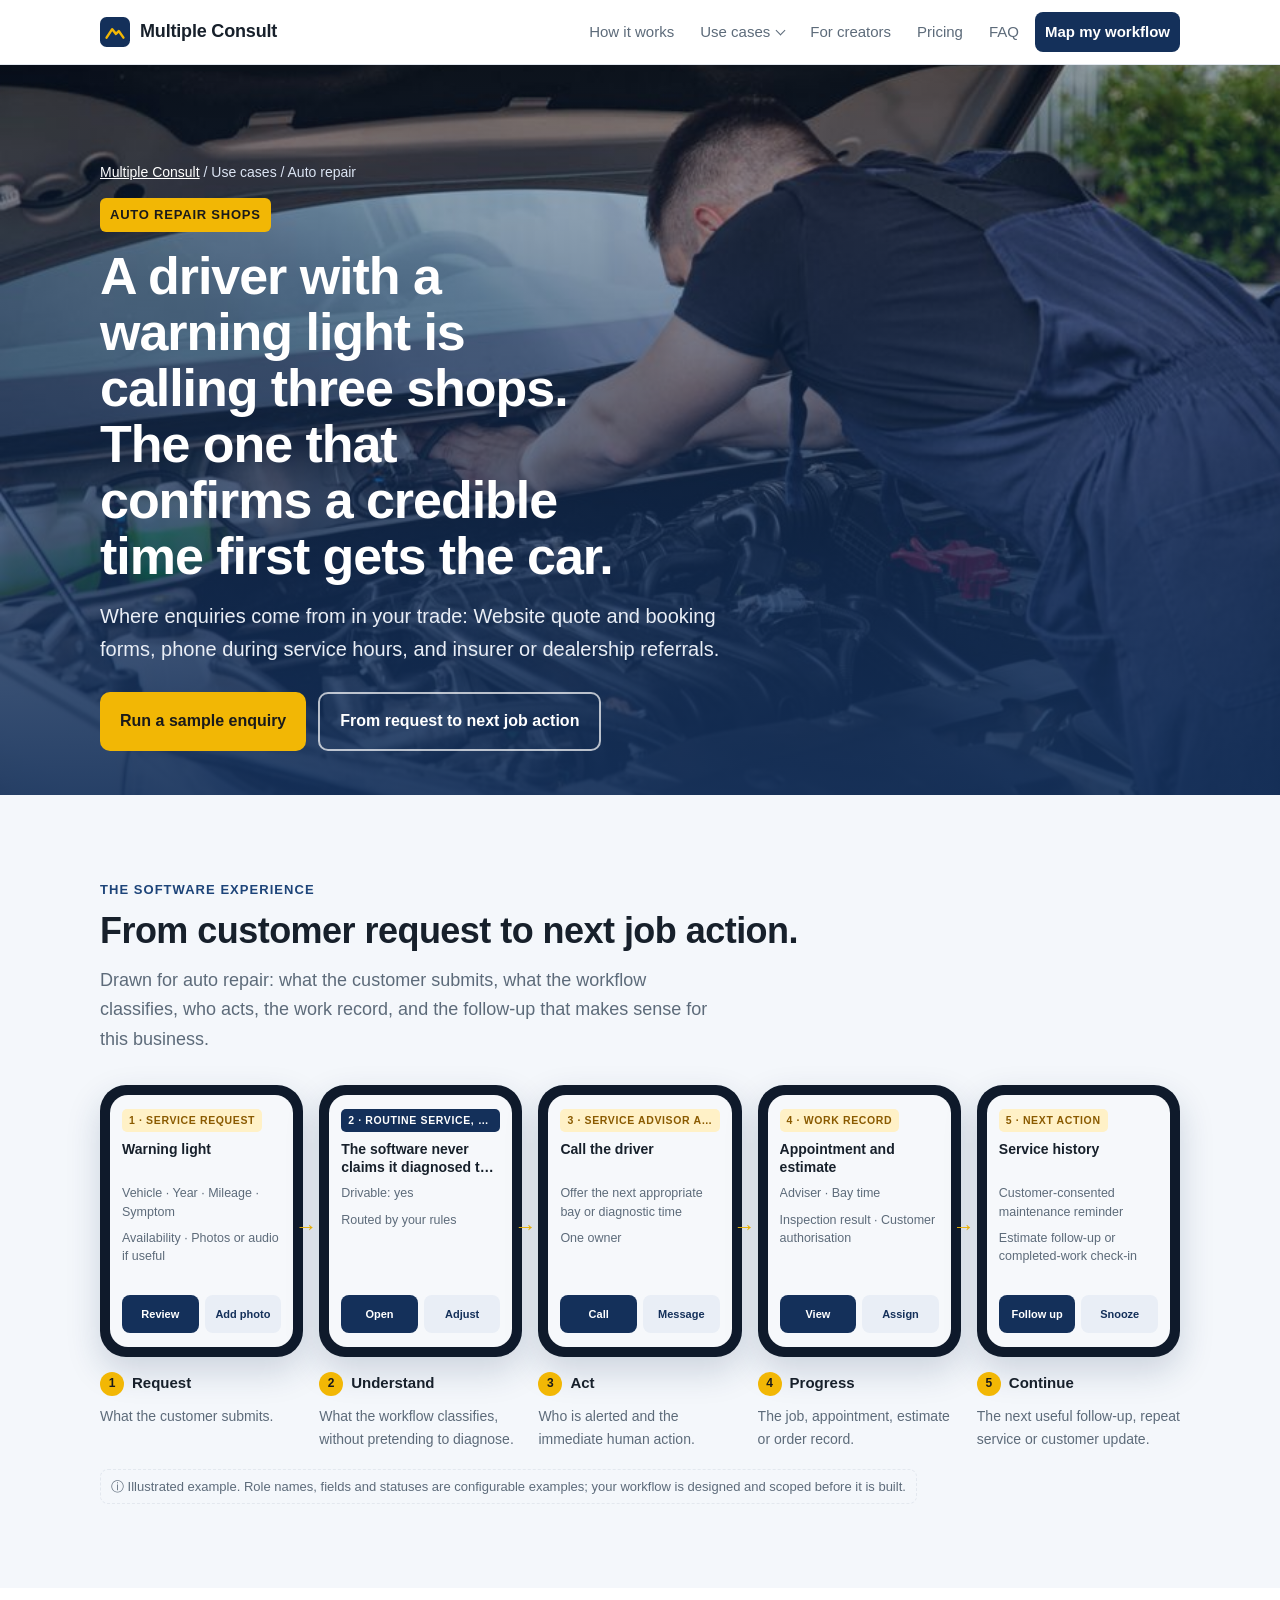
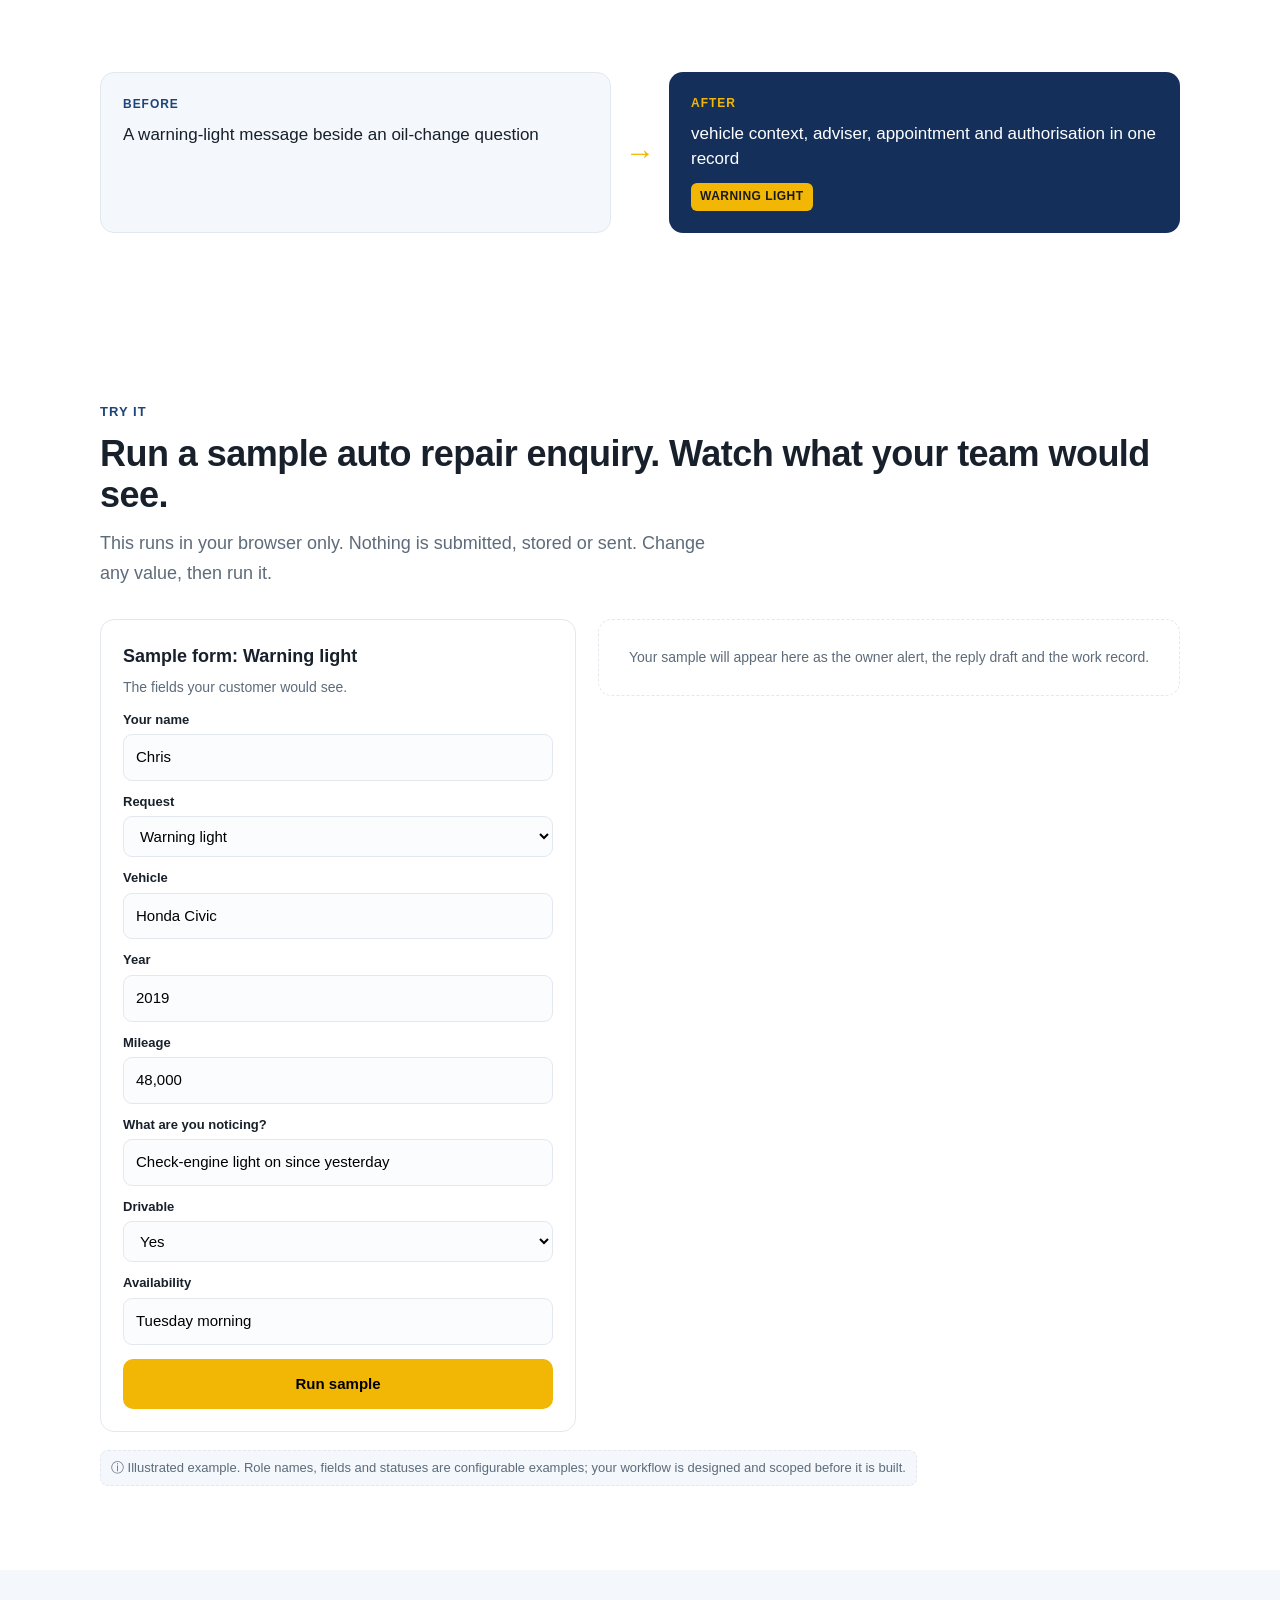
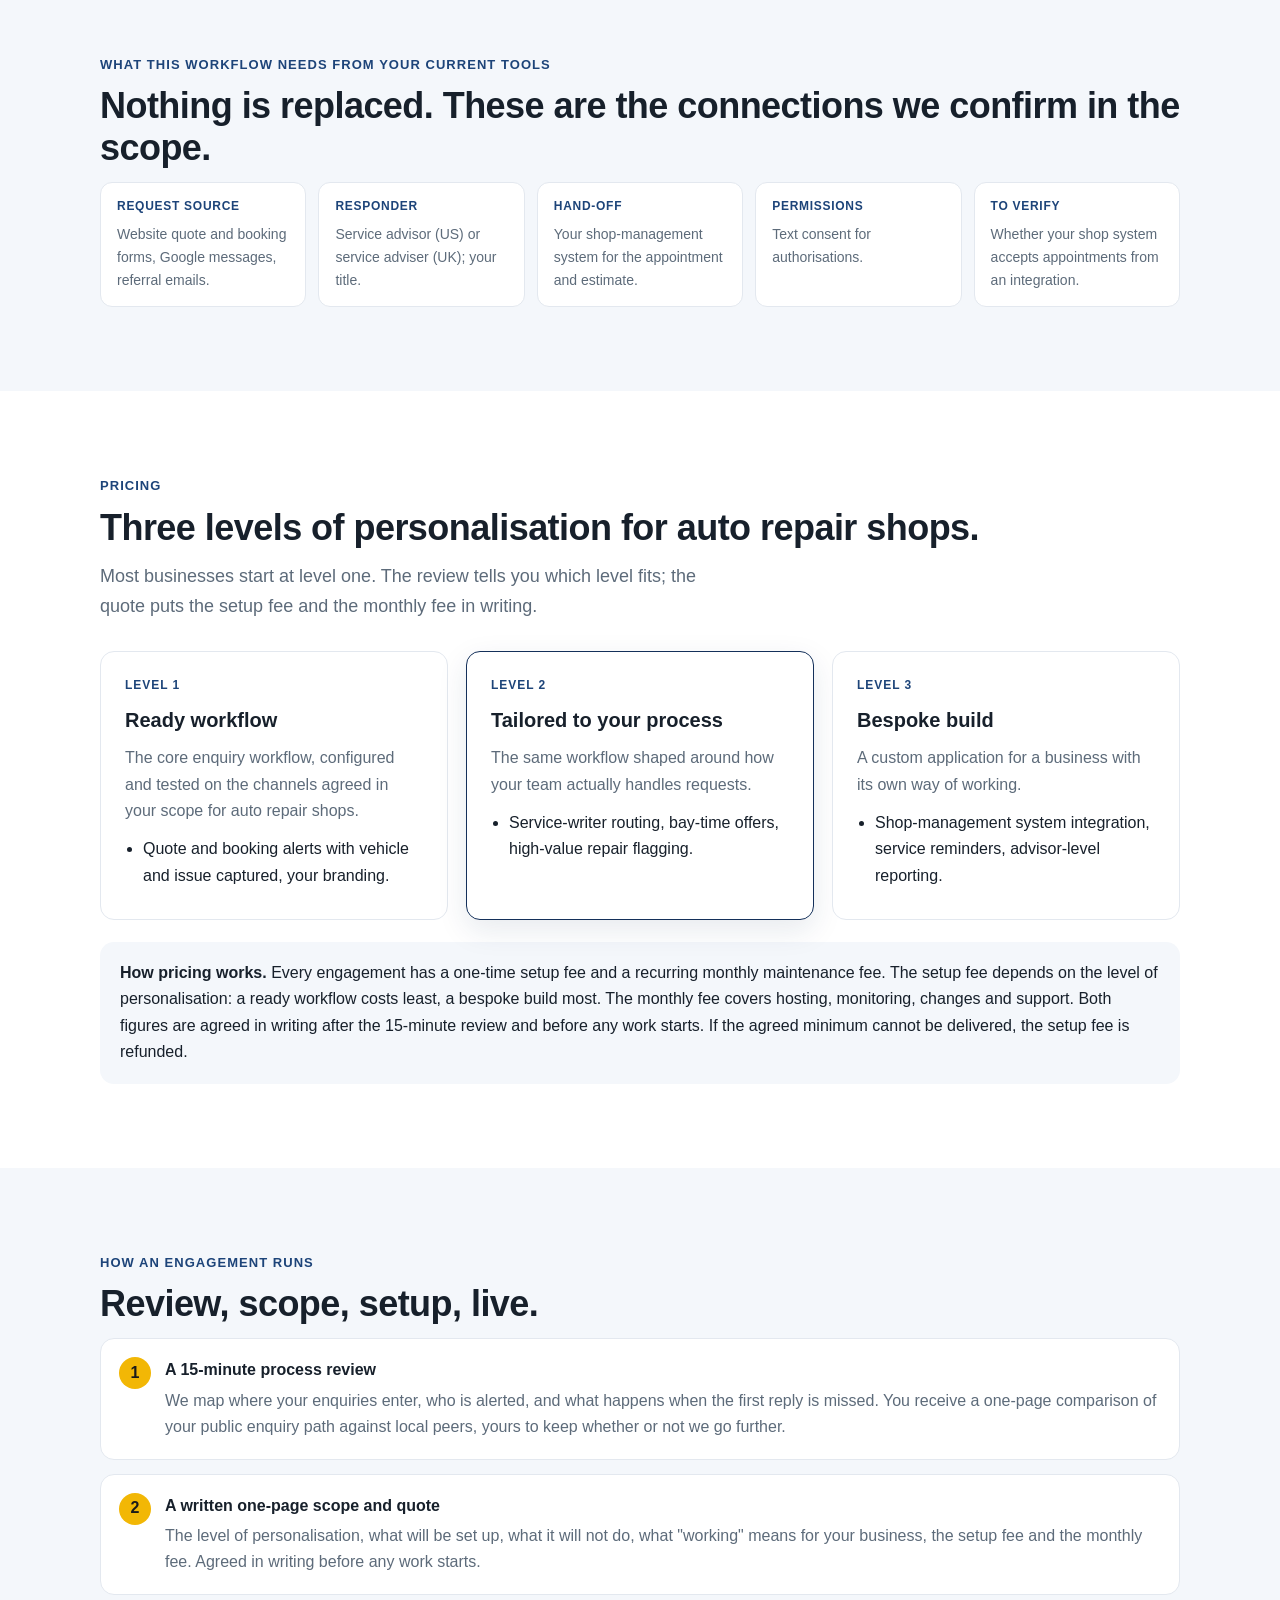
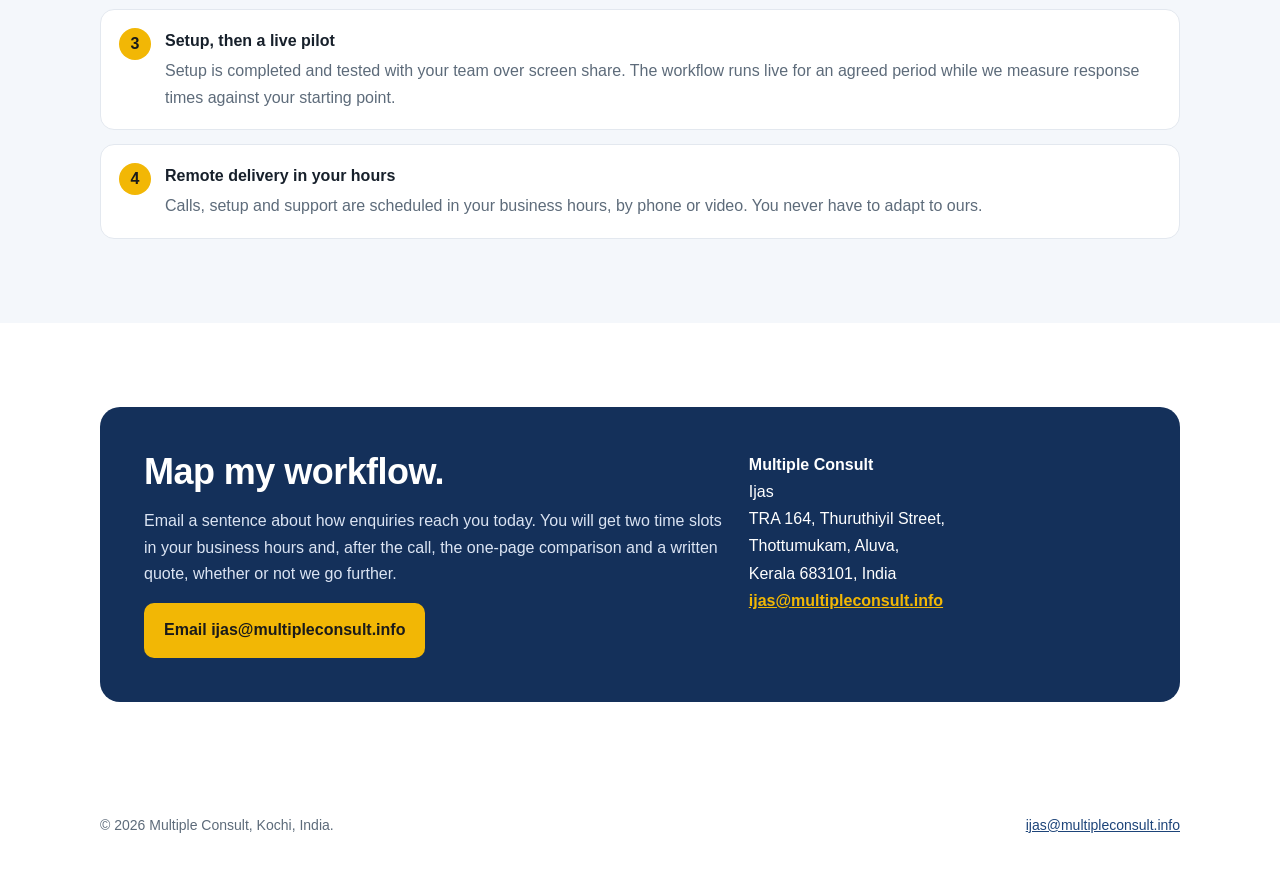
<file: auto-repair.html>
<!doctype html>
<html lang="en"><head><meta charset="utf-8"><meta name="viewport" content="width=device-width, initial-scale=1">
<title>Auto repair shops | Multiple Consult</title><meta name="description" content="How an enquiry-response workflow works for auto repair shops: the form, what is classified, who acts, the work record, the follow-up, three personalisation levels, and a sample you can run.">
<meta property="og:title" content="Auto repair shops | Multiple Consult"><meta property="og:description" content="How an enquiry-response workflow works for auto repair shops: the form, what is classified, who acts, the work record, the follow-up, three personalisation levels, and a sample you can run.">
<link rel="icon" href="data:image/svg+xml,%3Csvg xmlns='http://www.w3.org/2000/svg' viewBox='0 0 32 32'%3E%3Crect width='32' height='32' rx='7' fill='%2314305a'/%3E%3Cpath d='M7 22l6-9 4 5 3-3 5 7' stroke='%23f2b705' stroke-width='2.6' fill='none' stroke-linecap='round' stroke-linejoin='round'/%3E%3C/svg%3E"><link rel="stylesheet" href="style.css?v=12"></head><body>
<header class="top"><div class="wrap"><a class="brand" href="index.html" aria-label="Multiple Consult home"><svg viewBox="0 0 32 32" aria-hidden="true"><rect width="32" height="32" rx="7" fill="#14305a"/><path d="M7 22l6-9 4 5 3-3 5 7" stroke="#f2b705" stroke-width="2.6" fill="none" stroke-linecap="round" stroke-linejoin="round"/></svg>Multiple Consult</a>
<nav class="nav" aria-label="Main"><a href="index.html#journey">How it works</a><div class="has-menu"><a href="index.html#usecases" class="uc-toggle">Use cases</a><div class="menu" role="menu"><a href="roofing.html"><svg viewBox="0 0 24 24" fill="none" stroke="#14305a" stroke-width="1.8" stroke-linecap="round" stroke-linejoin="round"><path d="M3 12l9-8 9 8"/><path d="M5 10v10h14V10"/></svg>Roofing</a><a href="hvac.html"><svg viewBox="0 0 24 24" fill="none" stroke="#14305a" stroke-width="1.8" stroke-linecap="round" stroke-linejoin="round"><rect x="3" y="6" width="18" height="12" rx="2"/><path d="M7 14h10M7 10h10"/></svg>HVAC</a><a href="plumbing.html"><svg viewBox="0 0 24 24" fill="none" stroke="#14305a" stroke-width="1.8" stroke-linecap="round" stroke-linejoin="round"><path d="M12 3c3 4 5 7 5 10a5 5 0 0 1-10 0c0-3 2-6 5-10z"/></svg>Plumbing</a><a href="restoration.html"><svg viewBox="0 0 24 24" fill="none" stroke="#14305a" stroke-width="1.8" stroke-linecap="round" stroke-linejoin="round"><path d="M12 3l9 16H3z"/><path d="M12 10v4M12 17h.01"/></svg>Restoration</a><a href="remodeling.html"><svg viewBox="0 0 24 24" fill="none" stroke="#14305a" stroke-width="1.8" stroke-linecap="round" stroke-linejoin="round"><path d="M3 10l9-7 9 7v10H3z"/><path d="M9 20v-6h6v6"/></svg>Remodelling</a><a href="windows-doors-siding.html"><svg viewBox="0 0 24 24" fill="none" stroke="#14305a" stroke-width="1.8" stroke-linecap="round" stroke-linejoin="round"><rect x="4" y="3" width="16" height="18" rx="1"/><path d="M12 3v18M4 12h16"/></svg>Windows, doors and siding</a><a href="landscape.html"><svg viewBox="0 0 24 24" fill="none" stroke="#14305a" stroke-width="1.8" stroke-linecap="round" stroke-linejoin="round"><path d="M3 20h18"/><path d="M12 20V9"/><path d="M12 9c-3 0-5-2-5-5 3 0 5 2 5 5zM12 12c3 0 5-2 5-5-3 0-5 2-5 5z"/></svg>Landscape and hardscape</a><a href="foundation.html"><svg viewBox="0 0 24 24" fill="none" stroke="#14305a" stroke-width="1.8" stroke-linecap="round" stroke-linejoin="round"><path d="M3 21h18M5 21V10l7-5 7 5v11"/><path d="M9 21v-6l2 2 2-3 2 3v4"/></svg>Foundation repair</a><a href="salons-barbers.html"><svg viewBox="0 0 24 24" fill="none" stroke="#14305a" stroke-width="1.8" stroke-linecap="round" stroke-linejoin="round"><circle cx="6" cy="6" r="3"/><circle cx="6" cy="18" r="3"/><path d="M20 4L8.5 15.5M20 20L8.5 8.5"/></svg>Salons and barbers</a><a href="retail.html"><svg viewBox="0 0 24 24" fill="none" stroke="#14305a" stroke-width="1.8" stroke-linecap="round" stroke-linejoin="round"><path d="M3 9l1-5h16l1 5"/><path d="M3 9h18v3a3 3 0 0 1-6 0 3 3 0 0 1-6 0 3 3 0 0 1-6 0z"/><path d="M5 12v9h14v-9"/></svg>Retail and e-commerce</a><a href="auto-repair.html"><svg viewBox="0 0 24 24" fill="none" stroke="#14305a" stroke-width="1.8" stroke-linecap="round" stroke-linejoin="round"><path d="M3 13l2-5h14l2 5v6H3z"/><circle cx="7" cy="17" r="1.5"/><circle cx="17" cy="17" r="1.5"/></svg>Auto repair</a><a href="creators.html"><svg viewBox="0 0 24 24" fill="none" stroke="#14305a" stroke-width="1.8" stroke-linecap="round" stroke-linejoin="round"><rect x="3" y="5" width="14" height="14" rx="2"/><path d="M17 10l4-2v8l-4-2"/></svg>Creators with expertise</a><a class="all" href="index.html#usecases">See all use cases</a></div></div><a href="creators.html">For creators</a><a href="index.html#pricing">Pricing</a><a href="index.html#faq">FAQ</a><a class="cta" href="index.html#contact">Map my workflow</a></nav></div></header>
<main id="top">
<section class="hero photo short" style="padding:0"><img src="img/mechanic.jpg" width="900" height="1200" alt="Mechanic working under a car" fetchpriority="high"><div class="wrap"><div class="crumb"><a href="index.html">Multiple Consult</a> / Use cases / Auto repair</div>
<span class="kicker">Auto repair shops</span><h1>A driver with a warning light is calling three shops. The one that confirms a credible time first gets the car.</h1><p>Where enquiries come from in your trade: Website quote and booking forms, phone during service hours, and insurer or dealership referrals.</p>
<div class="btn-row"><a class="btn" href="#try">Run a sample enquiry</a><a class="btn ghost" href="#journey">From request to next job action</a></div></div></section>
<section id="journey" class=alt><div class="wrap"><p class="eyebrow">The software experience</p><h2>From customer request to next job action.</h2><p class="sub">Drawn for auto repair: what the customer submits, what the workflow classifies, who acts, the work record, and the follow-up that makes sense for this business.</p><p class="swipe">Swipe through the workflow &rarr;</p><div class="journey j5"><div class="jstep"><div class="mini"><div class="scr"><span class="lbl">1 · Service request</span><div class="ttl">Warning light</div><div class="ln">Vehicle · Year · Mileage · Symptom</div><div class="ln">Availability · Photos or audio if useful</div><div class="btns"><span class="b1">Review</span><span class="b2">Add photo</span></div></div></div><div class="n"><b>1</b>Request</div><p>What the customer submits.</p></div><div class="jstep"><div class="mini"><div class="scr"><span class="lbl chip">2 · Routine service, diagnostic, or urgent scheduling</span><div class="ttl">The software never claims it diagnosed the vehicle</div><div class="ln">Drivable: yes</div><div class="ln">Routed by your rules</div><div class="btns"><span class="b1">Open</span><span class="b2">Adjust</span></div></div></div><div class="n"><b>2</b>Understand</div><p>What the workflow classifies, without pretending to diagnose.</p></div><div class="jstep"><div class="mini"><div class="scr"><span class="lbl">3 · Service advisor alert (example role)</span><div class="ttl">Call the driver</div><div class="ln">Offer the next appropriate bay or diagnostic time</div><div class="ln">One owner</div><div class="btns"><span class="b1">Call</span><span class="b2">Message</span></div></div></div><div class="n"><b>3</b>Act</div><p>Who is alerted and the immediate human action.</p></div><div class="jstep"><div class="mini"><div class="scr"><span class="lbl">4 · Work record</span><div class="ttl">Appointment and estimate</div><div class="ln">Adviser · Bay time</div><div class="ln">Inspection result · Customer authorisation</div><div class="btns"><span class="b1">View</span><span class="b2">Assign</span></div></div></div><div class="n"><b>4</b>Progress</div><p>The job, appointment, estimate or order record.</p></div><div class="jstep"><div class="mini"><div class="scr"><span class="lbl">5 · Next action</span><div class="ttl">Service history</div><div class="ln">Customer-consented maintenance reminder</div><div class="ln">Estimate follow-up or completed-work check-in</div><div class="btns"><span class="b1">Follow up</span><span class="b2">Snooze</span></div></div></div><div class="n"><b>5</b>Continue</div><p>The next useful follow-up, repeat service or customer update.</p></div></div><div class="illus">&#9432; Illustrated example. Role names, fields and statuses are configurable examples; your workflow is designed and scoped before it is built.</div></div></section>
<section><div class="wrap"><div class="ba"><div class="ba-b"><span>Before</span><p>A warning-light message beside an oil-change question</p></div><div class="ba-arrow">&rarr;</div><div class="ba-a"><span>After</span><p>vehicle context, adviser, appointment and authorisation in one record</p><em class="chipx">Warning light</em></div></div></div></section>
<section id="try"><div class="wrap"><p class="eyebrow">Try it</p><h2>Run a sample auto repair enquiry. Watch what your team would see.</h2><p class="sub">This runs in your browser only. Nothing is submitted, stored or sent. Change any value, then run it.</p>
<div class="demo"><form class="dform" data-demo="auto-repair" data-cfg='{&quot;mode&quot;: &quot;business&quot;, &quot;ack&quot;: [&quot;Thanks, {name}. We have your request.&quot;, &quot;A named person will be in touch with a real time, not \&quot;shortly\&quot;.&quot;], &quot;alert&quot;: [&quot;Diagnostic · {req}&quot;, &quot;{name} · {year} {vehicle} · {miles} · {symptom} · Drivable: {drivable} · {avail}&quot;], &quot;reply&quot;: &quot;Hi {name}, thanks for the details on your {year} {vehicle}. I can offer the request to our service advisor for a {avail} diagnostic slot. We&#x27;ll inspect the car before identifying the cause or recommending repairs.&quot;, &quot;record&quot;: [&quot;Owner: Service advisor · Status: Slot to offer&quot;, &quot;Appointment: Not yet booked · Next action: Call {name} with {avail} options&quot;], &quot;remember&quot;: [&quot;Follow-up: authorisation&quot;, &quot;After inspection, send the estimate and remind if no authorisation in 2 days.&quot;], &quot;rules&quot;: [{&quot;when&quot;: {&quot;req&quot;: &quot;Brakes&quot;}, &quot;set&quot;: {&quot;alert&quot;: [&quot;Service request · Brakes&quot;, &quot;{name} · {vehicle} · Drivable: {drivable} · {avail}&quot;], &quot;reply&quot;: &quot;Hi {name}, thanks for the details. I will offer the request to our service advisor for a {avail} inspection slot. We will inspect the brakes before recommending any work.&quot;}}, {&quot;when&quot;: {&quot;req&quot;: &quot;Routine service&quot;}, &quot;set&quot;: {&quot;alert&quot;: [&quot;Routine service · {vehicle}&quot;, &quot;{name} · {avail}&quot;], &quot;reply&quot;: &quot;Hi {name}, thanks for booking in. I will offer the request to our service advisor for a {avail} slot and confirm the time with you.&quot;, &quot;record&quot;: [&quot;Owner: Service advisor · Status: Slot to offer&quot;, &quot;Next action: Call {name} with {avail} options&quot;], &quot;remember&quot;: [&quot;Follow-up: maintenance reminder&quot;, &quot;Set the next customer-consented maintenance reminder after the visit.&quot;]}}, {&quot;when&quot;: {&quot;req&quot;: &quot;Other symptom&quot;}, &quot;set&quot;: {&quot;alert&quot;: [&quot;Diagnostic · {symptom}&quot;, &quot;{name} · {year} {vehicle} · {miles} · Drivable: {drivable} · {avail}&quot;], &quot;reply&quot;: &quot;Hi {name}, thanks for describing what you are noticing on your {year} {vehicle}. Our service advisor will offer a {avail} diagnostic slot; we inspect first and only then talk about causes or repairs.&quot;}}, {&quot;when&quot;: {&quot;drivable&quot;: &quot;No&quot;}, &quot;set&quot;: {&quot;alert&quot;: [&quot;Urgent scheduling · {req} · Not drivable&quot;, &quot;{name} · {vehicle} · {avail}&quot;], &quot;reply&quot;: &quot;Hi {name}, thanks for the details. Since the car is not drivable, I will call you now about towing or pickup options and the earliest diagnostic slot. We will inspect the car before identifying the cause.&quot;, &quot;record&quot;: [&quot;Owner: Service advisor · Status: Call now&quot;, &quot;Next action: Arrange transport with {name}&quot;]}}]}' onsubmit="return false"><h3>Sample form: Warning light</h3><p class="sub">The fields your customer would see.</p><div class="fld"><label for="auto-repair-name">Your name</label><input id="auto-repair-name" data-f="name" value="Chris"></div><div class="fld"><label for="auto-repair-req">Request</label><select id="auto-repair-req" data-f="req"><option selected>Warning light</option><option>Brakes</option><option>Routine service</option><option>Other symptom</option></select></div><div class="fld"><label for="auto-repair-vehicle">Vehicle</label><input id="auto-repair-vehicle" data-f="vehicle" value="Honda Civic"></div><div class="fld"><label for="auto-repair-year">Year</label><input id="auto-repair-year" data-f="year" value="2019"></div><div class="fld"><label for="auto-repair-miles">Mileage</label><input id="auto-repair-miles" data-f="miles" value="48,000"></div><div class="fld"><label for="auto-repair-symptom">What are you noticing?</label><input id="auto-repair-symptom" data-f="symptom" value="Check-engine light on since yesterday"></div><div class="fld"><label for="auto-repair-drivable">Drivable</label><select id="auto-repair-drivable" data-f="drivable"><option selected>Yes</option><option>No</option></select></div><div class="fld"><label for="auto-repair-avail">Availability</label><input id="auto-repair-avail" data-f="avail" value="Tuesday morning"></div><button type="button" class="go">Run sample</button><button type="button" class="reset" style="display:none">Reset</button></form>
<div class="dout" data-wait="Your sample will appear here as the owner alert, the reply draft and the work record."><div class="dwait">Your sample will appear here as the owner alert, the reply draft and the work record.</div></div></div><div class="illus">&#9432; Illustrated example. Role names, fields and statuses are configurable examples; your workflow is designed and scoped before it is built.</div></div></section>
<section class="alt"><div class="wrap"><p class="eyebrow">What this workflow needs from your current tools</p><h2>Nothing is replaced. These are the connections we confirm in the scope.</h2><div class="integ"><div><b>Request source</b><p>Website quote and booking forms, Google messages, referral emails.</p></div><div><b>Responder</b><p>Service advisor (US) or service adviser (UK); your title.</p></div><div><b>Hand-off</b><p>Your shop-management system for the appointment and estimate.</p></div><div><b>Permissions</b><p>Text consent for authorisations.</p></div><div><b>To verify</b><p>Whether your shop system accepts appointments from an integration.</p></div></div></div></section>
<section><div class="wrap"><p class="eyebrow">Pricing</p><h2>Three levels of personalisation for auto repair shops.</h2><p class="sub">Most businesses start at level one. The review tells you which level fits; the quote puts the setup fee and the monthly fee in writing.</p><div class="levels">
<div class="level"><div class="lv">Level 1</div><h3>Ready workflow</h3><p>The core enquiry workflow, configured and tested on the channels agreed in your scope for auto repair shops.</p><ul><li>Quote and booking alerts with vehicle and issue captured, your branding.</li></ul></div>
<div class="level mid"><div class="lv">Level 2</div><h3>Tailored to your process</h3><p>The same workflow shaped around how your team actually handles requests.</p><ul><li>Service-writer routing, bay-time offers, high-value repair flagging.</li></ul></div>
<div class="level"><div class="lv">Level 3</div><h3>Bespoke build</h3><p>A custom application for a business with its own way of working.</p><ul><li>Shop-management system integration, service reminders, advisor-level reporting.</li></ul></div></div>
<div class="price-note"><strong>How pricing works.</strong> Every engagement has a one-time setup fee and a recurring monthly maintenance fee. The setup fee depends on the level of personalisation: a ready workflow costs least, a bespoke build most. The monthly fee covers hosting, monitoring, changes and support. Both figures are agreed in writing after the 15-minute review and before any work starts. If the agreed minimum cannot be delivered, the setup fee is refunded.</div></div></section>
<section class="alt"><div class="wrap"><p class="eyebrow">How an engagement runs</p><h2>Review, scope, setup, live.</h2><ol class="steps">
<li><strong>A 15-minute process review</strong><p>We map where your enquiries enter, who is alerted, and what happens when the first reply is missed. You receive a one-page comparison of your public enquiry path against local peers, yours to keep whether or not we go further.</p></li>
<li><strong>A written one-page scope and quote</strong><p>The level of personalisation, what will be set up, what it will not do, what "working" means for your business, the setup fee and the monthly fee. Agreed in writing before any work starts.</p></li>
<li><strong>Setup, then a live pilot</strong><p>Setup is completed and tested with your team over screen share. The workflow runs live for an agreed period while we measure response times against your starting point.</p></li>
<li><strong>Remote delivery in your hours</strong><p>Calls, setup and support are scheduled in your business hours, by phone or video. You never have to adapt to ours.</p></li></ol></div></section>
<section id="contact"><div class="wrap"><div class="contact"><div><h2>Map my workflow.</h2><p>Email a sentence about how enquiries reach you today. You will get two time slots in your business hours and, after the call, the one-page comparison and a written quote, whether or not we go further.</p><a class="btn" href="mailto:ijas@multipleconsult.info?subject=Process%20review%20request%20(Auto%20repair)">Email ijas@multipleconsult.info</a></div>
<address><strong>Multiple Consult</strong><br>Ijas<br>TRA 164, Thuruthiyil Street,<br>Thottumukam, Aluva,<br>Kerala 683101, India<br><a href="mailto:ijas@multipleconsult.info">ijas@multipleconsult.info</a></address></div></div></section></main><footer><div class="wrap"><span>&copy; 2026 Multiple Consult, Kochi, India.</span><span><a href="mailto:ijas@multipleconsult.info">ijas@multipleconsult.info</a></span></div></footer><script>(function(){var t=document.querySelector('.has-menu>a'),p=t&&t.parentElement;if(!p)return;t.setAttribute('role','button');t.setAttribute('aria-haspopup','true');t.setAttribute('aria-expanded','false');function set(o){p.classList.toggle('open',o);t.setAttribute('aria-expanded',o?'true':'false');}t.addEventListener('click',function(e){e.preventDefault();set(!p.classList.contains('open'));});document.addEventListener('click',function(e){if(!p.contains(e.target))set(false);});document.addEventListener('keydown',function(e){if(e.key==='Escape')set(false);});p.addEventListener('mouseleave',function(){set(false);});})();</script><script>(function(){function esc(s){return String(s).replace(/[&<>"']/g,function(c){return{'&':'&amp;','<':'&lt;','>':'&gt;','"':'&quot;',"'":'&#39;'}[c]});}
function fill(t,v){return String(t).replace(/\{(\w+)\}/g,function(m,k){if(k.slice(-2)==='_l'){var b=v[k.slice(0,-2)]||'';return esc(b.charAt(0).toLowerCase()+b.slice(1));}return esc(v[k]||'');});}
function card(k,kc,strong,p,acts,draft){var d=document.createElement('div');d.className='dcard';d.innerHTML='<span class="k '+kc+'">'+k+'</span><strong>'+strong+'</strong>'+(p?'<p>'+p+'</p>':'')+(draft?'<div class="draft">'+draft+'</div>':'')+(acts?'<div class="acts">'+acts.map(function(a,i){return '<span class="'+(i===0?'p':'')+'">'+a+'</span>'}).join('')+'</div>':'');return d;}
function resolve(cfg,v){var o={alert:cfg.alert,reply:cfg.reply,record:cfg.record,remember:cfg.remember};(cfg.rules||[]).forEach(function(r){var ok=Object.keys(r.when).every(function(k){return v[k]===r.when[k];});if(ok){Object.keys(r.set).forEach(function(k){o[k]=r.set[k];});}});return o;}
document.querySelectorAll('form[data-demo]').forEach(function(f){var cfg=JSON.parse(f.getAttribute('data-cfg'));var out=f.parentElement.querySelector('.dout');var go=f.querySelector('.go'),rs=f.querySelector('.reset');
function cur(){var v={};f.querySelectorAll('[data-f]').forEach(function(i){v[i.getAttribute('data-f')]=i.value.trim();});return v;}
function refresh(){var v=cur();f.querySelectorAll('.fld[data-show]').forEach(function(d){var m=d.getAttribute('data-show').split('=');var ok=m[1].split('|').indexOf(v[m[0]])>=0;d.classList.toggle('hide',!ok);});}
f.querySelectorAll('select').forEach(function(sel){sel.addEventListener('change',refresh);});refresh();
go.addEventListener('click',function(){var v={};f.querySelectorAll('.fld').forEach(function(d){if(d.classList.contains('hide'))return;var i=d.querySelector('[data-f]');v[i.getAttribute('data-f')]=i.value.trim();});var now=new Date();function t(m){var d=new Date(now.getTime()+m*60000);return d.toLocaleTimeString([],{hour:'numeric',minute:'2-digit'});}
out.innerHTML='';var cards=[];
if(cfg.mode==='creator'){if(v.perm!=='Approved for anonymised research'){cards=[card('Permission required','b','This signal cannot be analysed yet','Only material the creator has permission to analyse enters the demand board. Record the source, ask for approval, and leave the question out of any pattern until then.',['Request approval','Leave out'])];}
else{var st=cfg.stages[v.stage]||cfg.stages['default'];cards=[card('Tagged insight · '+t(0),'b',fill(cfg.insight[0],v),fill(st.tag,v)),card('Small test','',fill(st.test[0],v),fill(st.test[1],v),['Approve test','Edit']),card('Draft reply — review before sending','',fill(cfg.reply[0],v),'Drafted from approved offers and your voice. Edit, then send.',['Send','Edit'],fill(st.reply,v)),card('Member next step','g',fill(st.next[0],v),fill(st.next[1],v),['Record decision'])];}}
else{var o=resolve(cfg,v);cards=[card('Received · '+t(0),'b',fill(cfg.ack[0],v),fill(cfg.ack[1],v)),card(fill(o.alert[0],v)+' · '+t(0),'',fill(o.alert[0],v),fill(o.alert[1],v),['Call now','Text','Email','Assign']),card('Draft — review before sending · '+t(1),'','Suggested reply to '+esc(v.name||''),'Drafted from your approved rules and this request. Edit, then send.',['Send','Edit'],fill(o.reply,v)),card('Work record','g',fill(o.record[0],v),fill(o.record[1],v),['View record','Reassign']),card('Remember','b',fill(o.remember[0],v),fill(o.remember[1],v),['Set reminder','Snooze'])];}
cards.forEach(function(c,i){out.appendChild(c);setTimeout(function(){c.classList.add('on');},150+i*420);});go.style.display='none';rs.style.display='block';if(window.innerWidth<900)out.scrollIntoView({behavior:'smooth',block:'start'});});
rs.addEventListener('click',function(){out.innerHTML='<div class="dwait">'+out.getAttribute('data-wait')+'</div>';go.style.display='block';rs.style.display='none';});});})();</script></body></html>
</file>
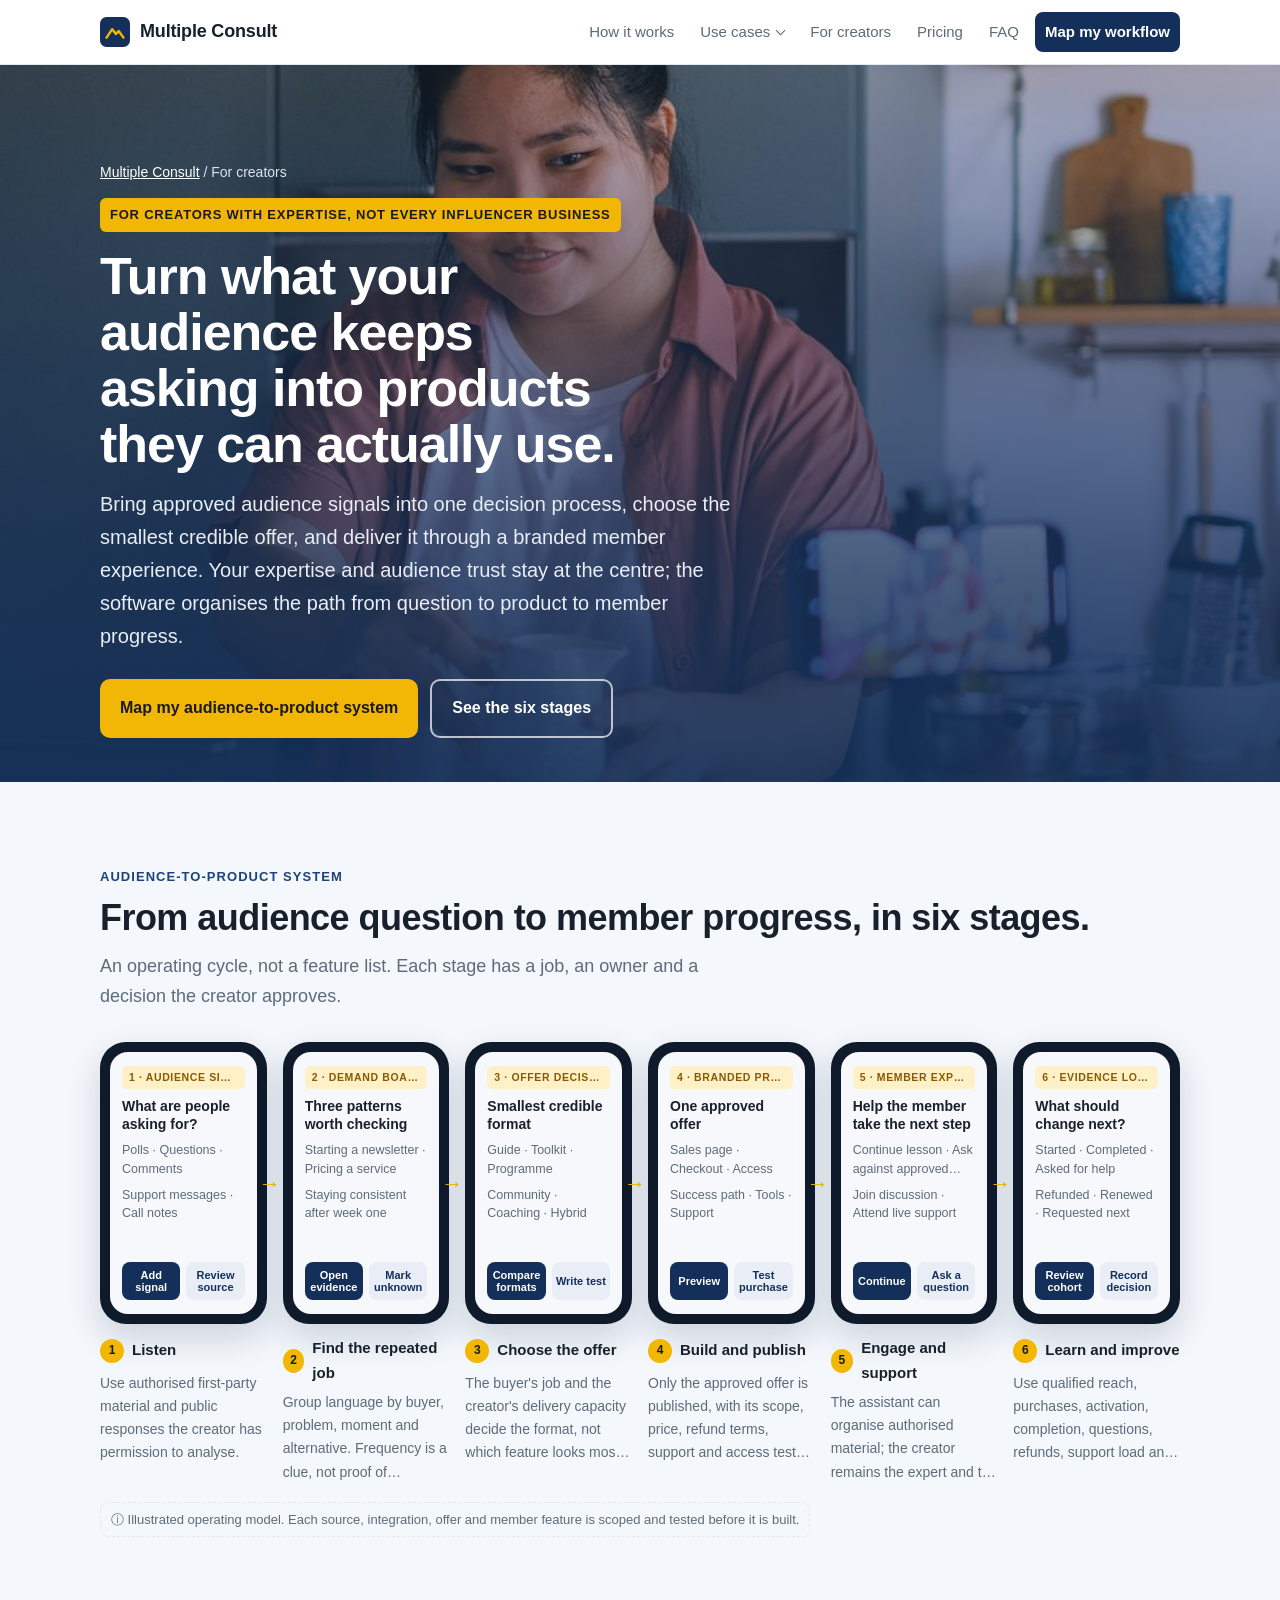
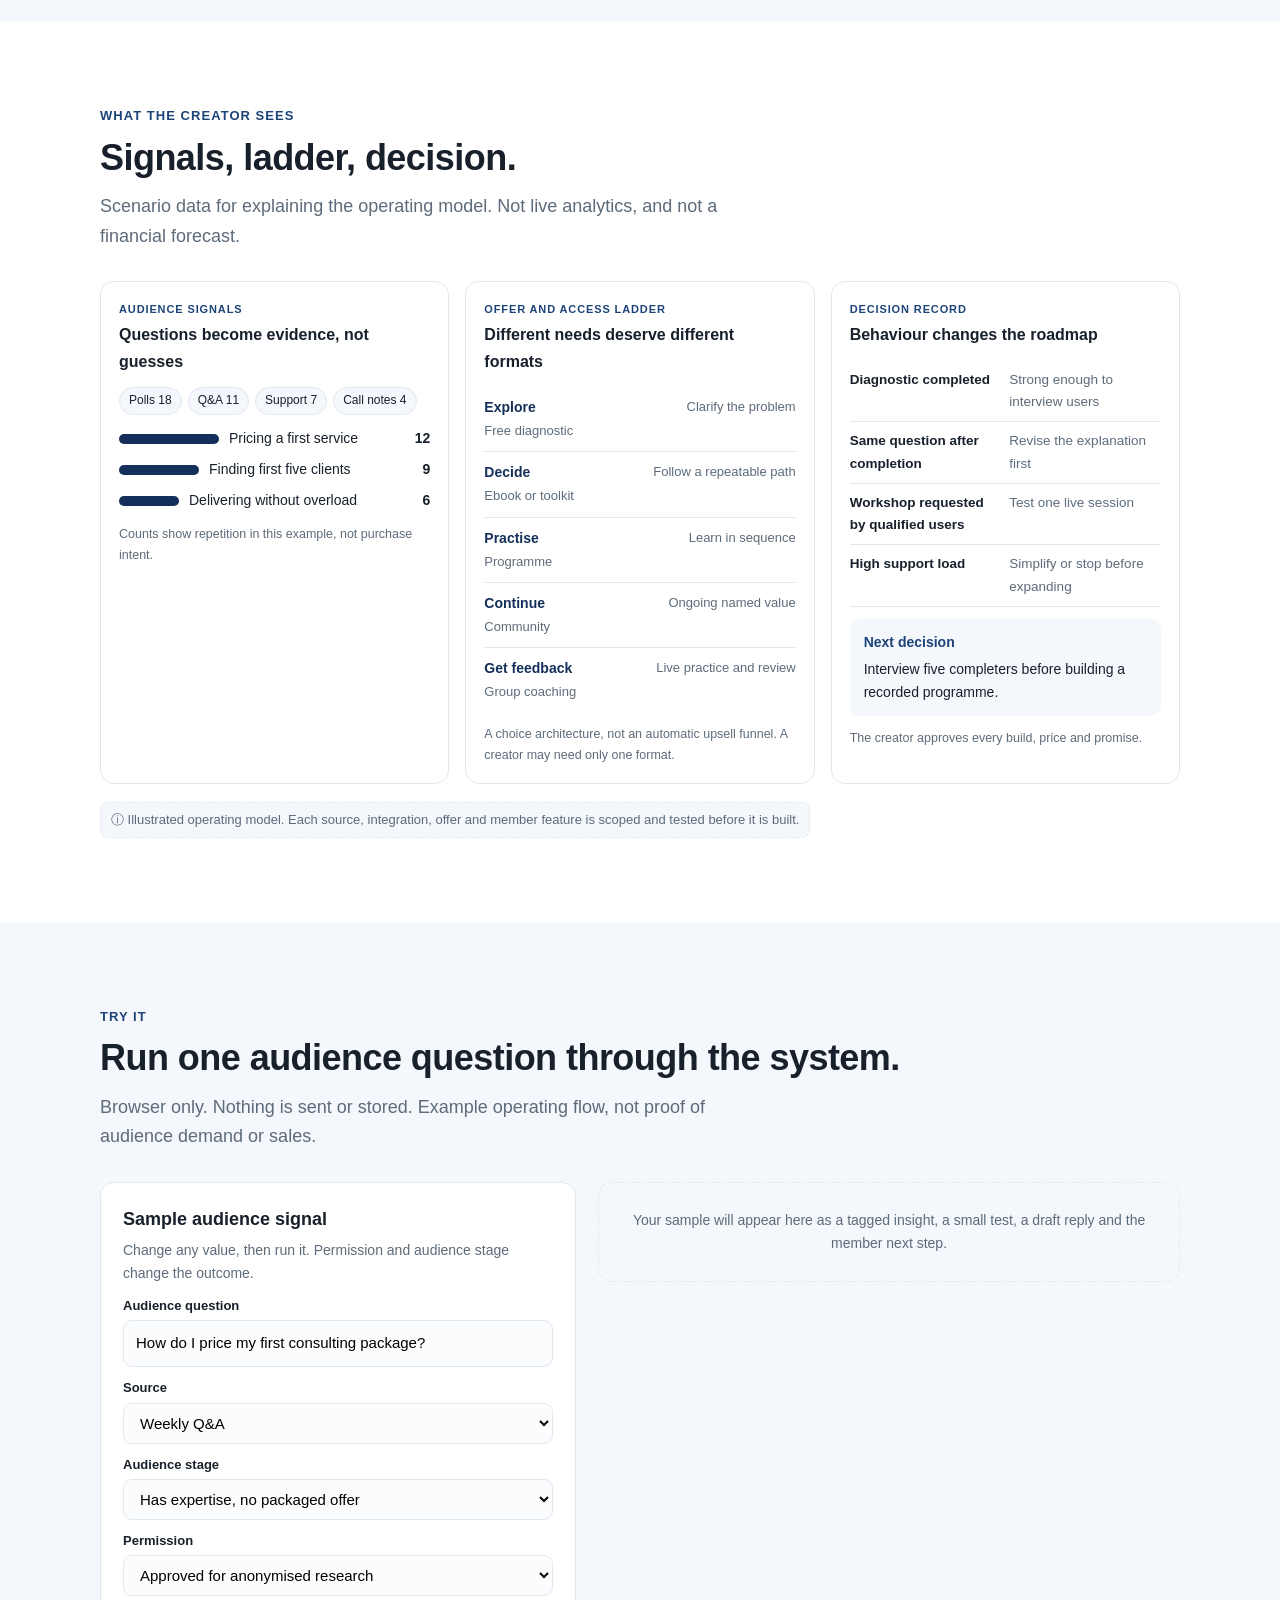
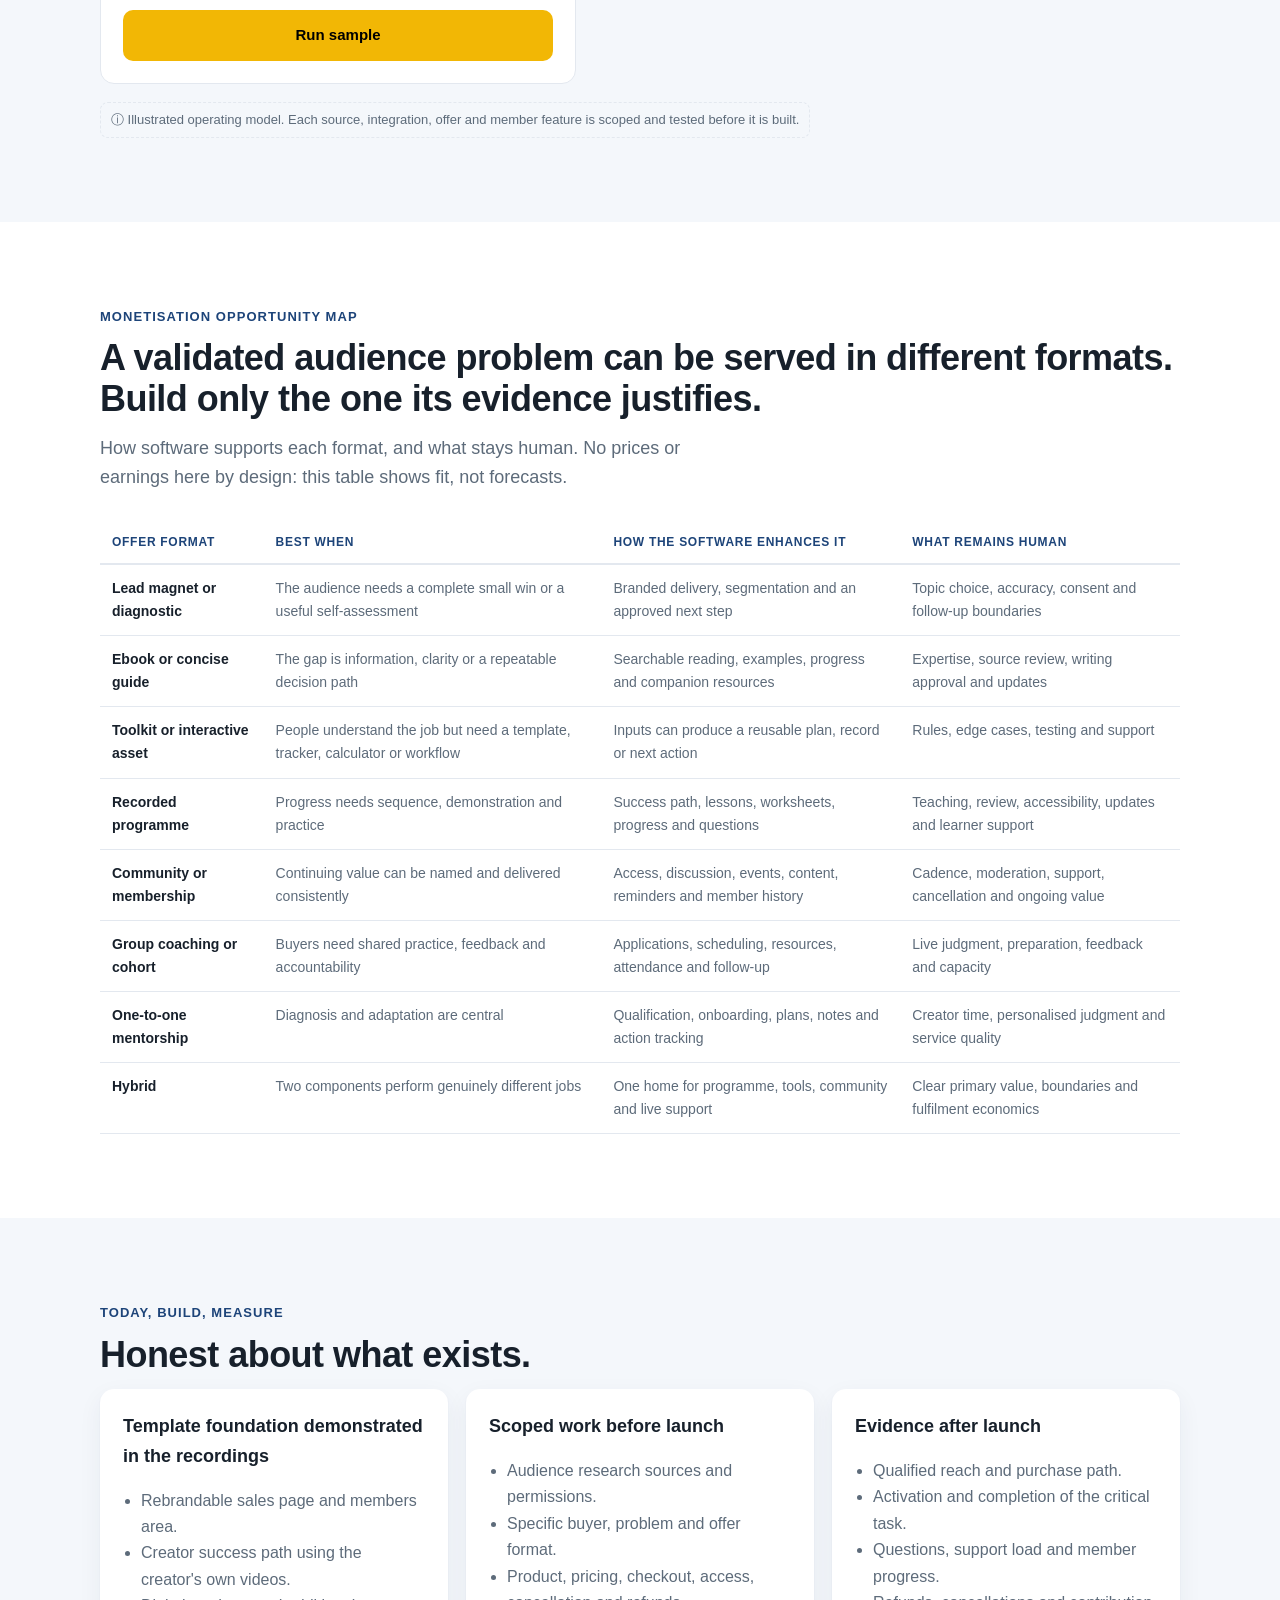
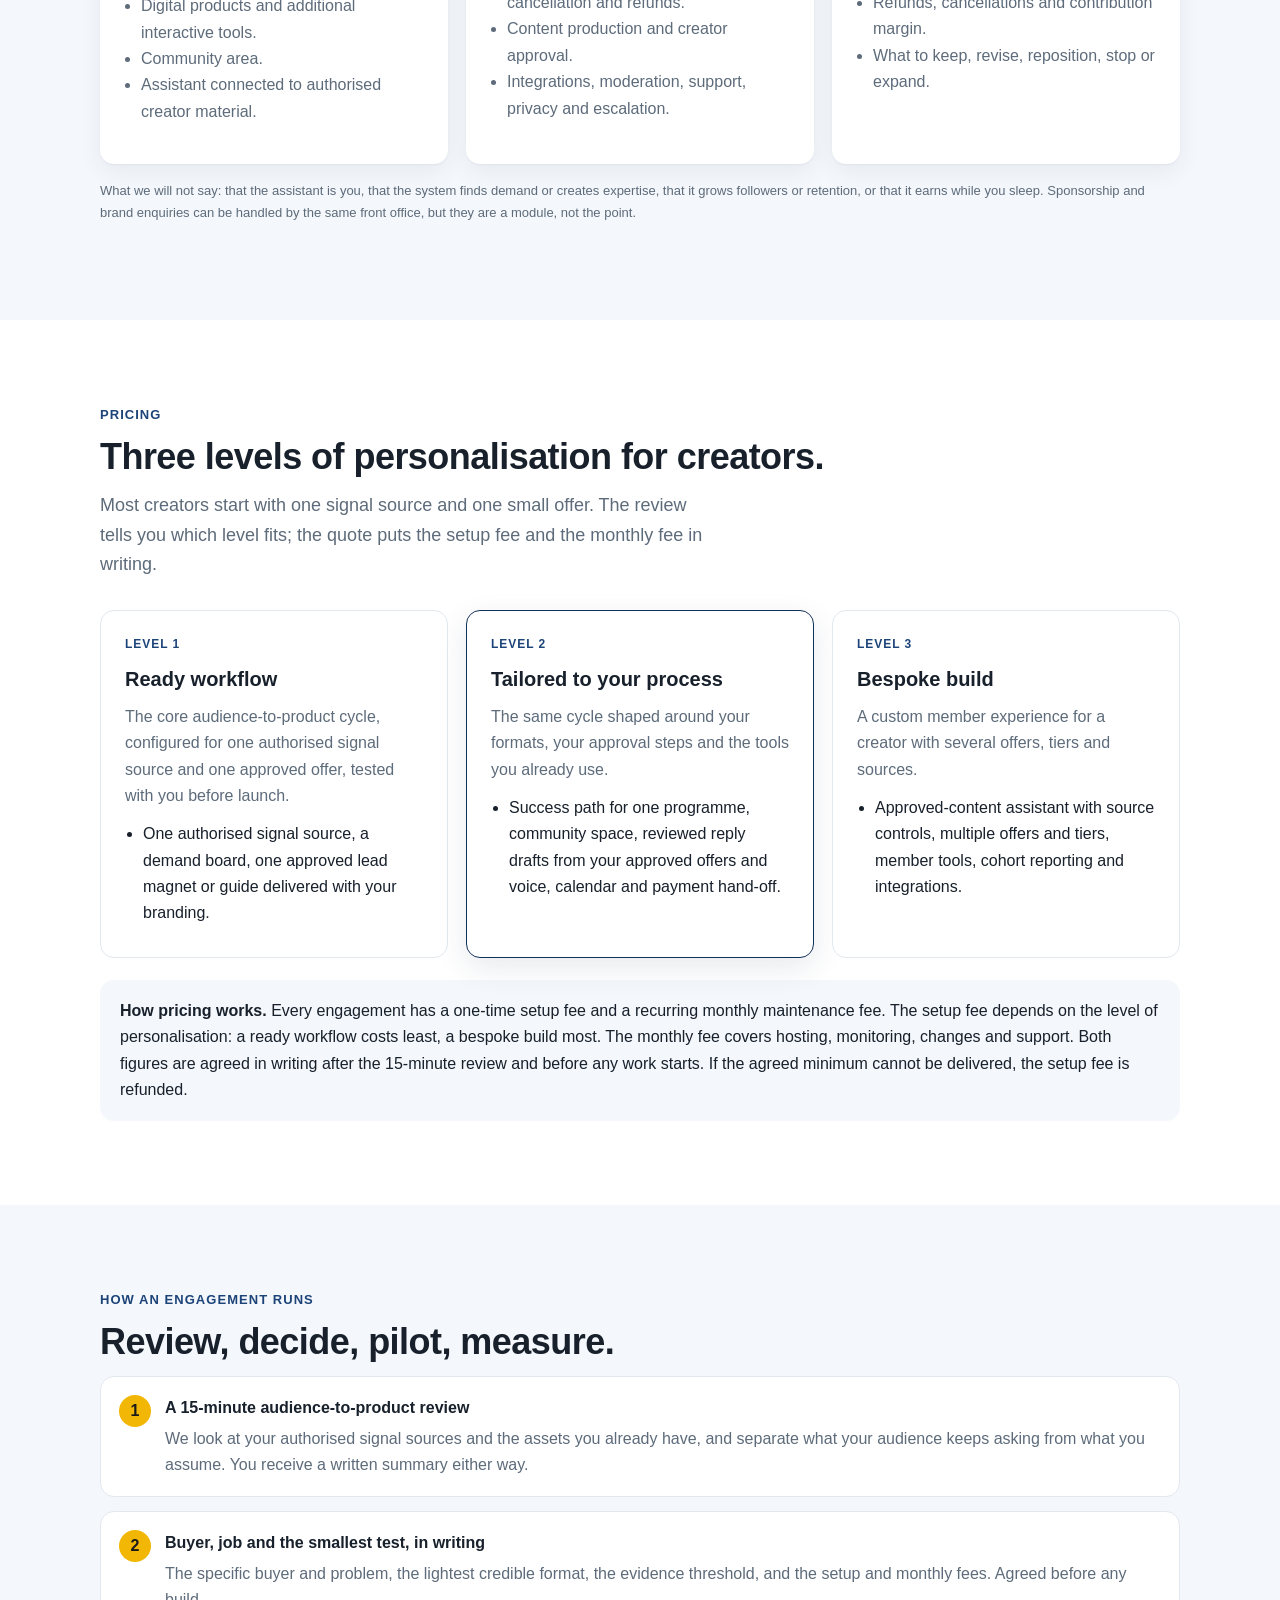
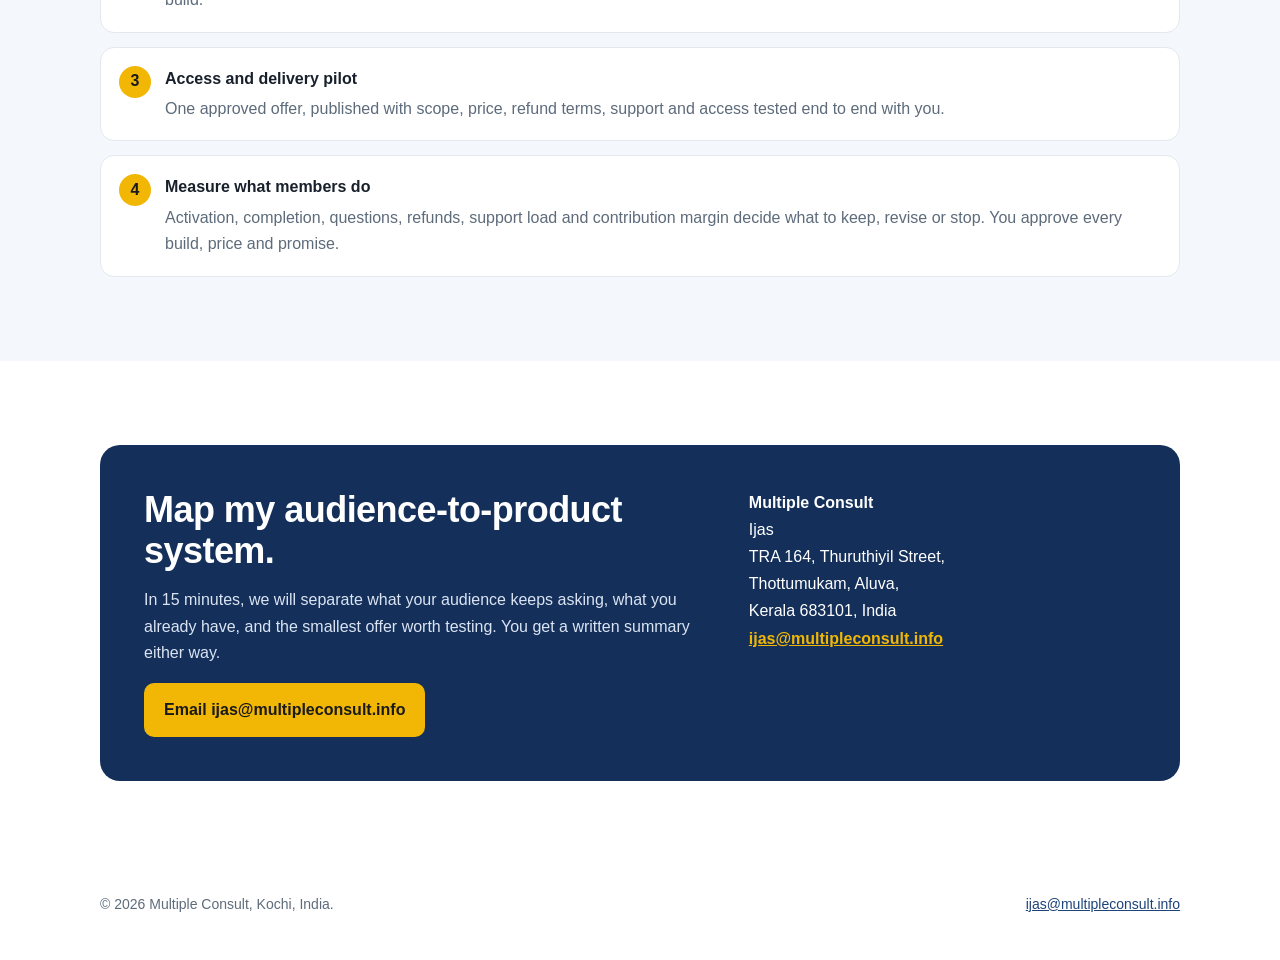
<file: creators.html>
<!doctype html>
<html lang="en"><head><meta charset="utf-8"><meta name="viewport" content="width=device-width, initial-scale=1">
<title>For creators | Turn what your audience keeps asking into products they can use</title><meta name="description" content="An audience-to-product operating system for creators: listen to authorised audience signals, find the repeated job, choose the smallest credible offer, deliver it in a branded member experience, and learn what to change next.">
<meta property="og:title" content="For creators | Turn what your audience keeps asking into products they can use"><meta property="og:description" content="An audience-to-product operating system for creators: listen to authorised audience signals, find the repeated job, choose the smallest credible offer, deliver it in a branded member experience, and learn what to change next.">
<link rel="icon" href="data:image/svg+xml,%3Csvg xmlns='http://www.w3.org/2000/svg' viewBox='0 0 32 32'%3E%3Crect width='32' height='32' rx='7' fill='%2314305a'/%3E%3Cpath d='M7 22l6-9 4 5 3-3 5 7' stroke='%23f2b705' stroke-width='2.6' fill='none' stroke-linecap='round' stroke-linejoin='round'/%3E%3C/svg%3E"><link rel="stylesheet" href="style.css?v=12"></head><body>
<header class="top"><div class="wrap"><a class="brand" href="index.html" aria-label="Multiple Consult home"><svg viewBox="0 0 32 32" aria-hidden="true"><rect width="32" height="32" rx="7" fill="#14305a"/><path d="M7 22l6-9 4 5 3-3 5 7" stroke="#f2b705" stroke-width="2.6" fill="none" stroke-linecap="round" stroke-linejoin="round"/></svg>Multiple Consult</a>
<nav class="nav" aria-label="Main"><a href="index.html#journey">How it works</a><div class="has-menu"><a href="index.html#usecases" class="uc-toggle">Use cases</a><div class="menu" role="menu"><a href="roofing.html"><svg viewBox="0 0 24 24" fill="none" stroke="#14305a" stroke-width="1.8" stroke-linecap="round" stroke-linejoin="round"><path d="M3 12l9-8 9 8"/><path d="M5 10v10h14V10"/></svg>Roofing</a><a href="hvac.html"><svg viewBox="0 0 24 24" fill="none" stroke="#14305a" stroke-width="1.8" stroke-linecap="round" stroke-linejoin="round"><rect x="3" y="6" width="18" height="12" rx="2"/><path d="M7 14h10M7 10h10"/></svg>HVAC</a><a href="plumbing.html"><svg viewBox="0 0 24 24" fill="none" stroke="#14305a" stroke-width="1.8" stroke-linecap="round" stroke-linejoin="round"><path d="M12 3c3 4 5 7 5 10a5 5 0 0 1-10 0c0-3 2-6 5-10z"/></svg>Plumbing</a><a href="restoration.html"><svg viewBox="0 0 24 24" fill="none" stroke="#14305a" stroke-width="1.8" stroke-linecap="round" stroke-linejoin="round"><path d="M12 3l9 16H3z"/><path d="M12 10v4M12 17h.01"/></svg>Restoration</a><a href="remodeling.html"><svg viewBox="0 0 24 24" fill="none" stroke="#14305a" stroke-width="1.8" stroke-linecap="round" stroke-linejoin="round"><path d="M3 10l9-7 9 7v10H3z"/><path d="M9 20v-6h6v6"/></svg>Remodelling</a><a href="windows-doors-siding.html"><svg viewBox="0 0 24 24" fill="none" stroke="#14305a" stroke-width="1.8" stroke-linecap="round" stroke-linejoin="round"><rect x="4" y="3" width="16" height="18" rx="1"/><path d="M12 3v18M4 12h16"/></svg>Windows, doors and siding</a><a href="landscape.html"><svg viewBox="0 0 24 24" fill="none" stroke="#14305a" stroke-width="1.8" stroke-linecap="round" stroke-linejoin="round"><path d="M3 20h18"/><path d="M12 20V9"/><path d="M12 9c-3 0-5-2-5-5 3 0 5 2 5 5zM12 12c3 0 5-2 5-5-3 0-5 2-5 5z"/></svg>Landscape and hardscape</a><a href="foundation.html"><svg viewBox="0 0 24 24" fill="none" stroke="#14305a" stroke-width="1.8" stroke-linecap="round" stroke-linejoin="round"><path d="M3 21h18M5 21V10l7-5 7 5v11"/><path d="M9 21v-6l2 2 2-3 2 3v4"/></svg>Foundation repair</a><a href="salons-barbers.html"><svg viewBox="0 0 24 24" fill="none" stroke="#14305a" stroke-width="1.8" stroke-linecap="round" stroke-linejoin="round"><circle cx="6" cy="6" r="3"/><circle cx="6" cy="18" r="3"/><path d="M20 4L8.5 15.5M20 20L8.5 8.5"/></svg>Salons and barbers</a><a href="retail.html"><svg viewBox="0 0 24 24" fill="none" stroke="#14305a" stroke-width="1.8" stroke-linecap="round" stroke-linejoin="round"><path d="M3 9l1-5h16l1 5"/><path d="M3 9h18v3a3 3 0 0 1-6 0 3 3 0 0 1-6 0 3 3 0 0 1-6 0z"/><path d="M5 12v9h14v-9"/></svg>Retail and e-commerce</a><a href="auto-repair.html"><svg viewBox="0 0 24 24" fill="none" stroke="#14305a" stroke-width="1.8" stroke-linecap="round" stroke-linejoin="round"><path d="M3 13l2-5h14l2 5v6H3z"/><circle cx="7" cy="17" r="1.5"/><circle cx="17" cy="17" r="1.5"/></svg>Auto repair</a><a href="creators.html"><svg viewBox="0 0 24 24" fill="none" stroke="#14305a" stroke-width="1.8" stroke-linecap="round" stroke-linejoin="round"><rect x="3" y="5" width="14" height="14" rx="2"/><path d="M17 10l4-2v8l-4-2"/></svg>Creators with expertise</a><a class="all" href="index.html#usecases">See all use cases</a></div></div><a href="creators.html">For creators</a><a href="index.html#pricing">Pricing</a><a href="index.html#faq">FAQ</a><a class="cta" href="index.html#contact">Map my workflow</a></nav></div></header>
<main id="top">
<section class="hero photo short" style="padding:0"><img src="img/creator.jpg" width="900" height="1350" alt="Creator recording a video in her kitchen" fetchpriority="high"><div class="wrap"><div class="crumb"><a href="index.html">Multiple Consult</a> / For creators</div>
<span class="kicker">For creators with expertise, not every influencer business</span><h1>Turn what your audience keeps asking into products they can actually use.</h1>
<p>Bring approved audience signals into one decision process, choose the smallest credible offer, and deliver it through a branded member experience. Your expertise and audience trust stay at the centre; the software organises the path from question to product to member progress.</p>
<div class="btn-row"><a class="btn" href="#contact">Map my audience-to-product system</a><a class="btn ghost" href="#journey">See the six stages</a></div></div></section>
<section id="journey" class=alt><div class="wrap"><p class="eyebrow">Audience-to-product system</p><h2>From audience question to member progress, in six stages.</h2><p class="sub">An operating cycle, not a feature list. Each stage has a job, an owner and a decision the creator approves.</p><p class="swipe">Swipe through the workflow &rarr;</p><div class="journey j6"><div class="jstep"><div class="mini"><div class="scr"><span class="lbl">1 · Audience signals</span><div class="ttl">What are people asking for?</div><div class="ln">Polls · Questions · Comments</div><div class="ln">Support messages · Call notes</div><div class="btns"><span class="b1">Add signal</span><span class="b2">Review source</span></div></div></div><div class="n"><b>1</b>Listen</div><p>Use authorised first-party material and public responses the creator has permission to analyse.</p></div><div class="jstep"><div class="mini"><div class="scr"><span class="lbl">2 · Demand board</span><div class="ttl">Three patterns worth checking</div><div class="ln">Starting a newsletter · Pricing a service</div><div class="ln">Staying consistent after week one</div><div class="btns"><span class="b1">Open evidence</span><span class="b2">Mark unknown</span></div></div></div><div class="n"><b>2</b>Find the repeated job</div><p>Group language by buyer, problem, moment and alternative. Frequency is a clue, not proof of willingness to pay.</p></div><div class="jstep"><div class="mini"><div class="scr"><span class="lbl">3 · Offer decision</span><div class="ttl">Smallest credible format</div><div class="ln">Guide · Toolkit · Programme</div><div class="ln">Community · Coaching · Hybrid</div><div class="btns"><span class="b1">Compare formats</span><span class="b2">Write test</span></div></div></div><div class="n"><b>3</b>Choose the offer</div><p>The buyer&#x27;s job and the creator&#x27;s delivery capacity decide the format, not which feature looks most impressive.</p></div><div class="jstep"><div class="mini"><div class="scr"><span class="lbl">4 · Branded product</span><div class="ttl">One approved offer</div><div class="ln">Sales page · Checkout · Access</div><div class="ln">Success path · Tools · Support</div><div class="btns"><span class="b1">Preview</span><span class="b2">Test purchase</span></div></div></div><div class="n"><b>4</b>Build and publish</div><p>Only the approved offer is published, with its scope, price, refund terms, support and access tested end to end.</p></div><div class="jstep"><div class="mini"><div class="scr"><span class="lbl">5 · Member experience</span><div class="ttl">Help the member take the next step</div><div class="ln">Continue lesson · Ask against approved content</div><div class="ln">Join discussion · Attend live support</div><div class="btns"><span class="b1">Continue</span><span class="b2">Ask a question</span></div></div></div><div class="n"><b>5</b>Engage and support</div><p>The assistant can organise authorised material; the creator remains the expert and the team owns moderation and escalation.</p></div><div class="jstep"><div class="mini"><div class="scr"><span class="lbl">6 · Evidence loop</span><div class="ttl">What should change next?</div><div class="ln">Started · Completed · Asked for help</div><div class="ln">Refunded · Renewed · Requested next</div><div class="btns"><span class="b1">Review cohort</span><span class="b2">Record decision</span></div></div></div><div class="n"><b>6</b>Learn and improve</div><p>Use qualified reach, purchases, activation, completion, questions, refunds, support load and customer progress to keep, revise or stop.</p></div></div><div class="illus">&#9432; Illustrated operating model. Each source, integration, offer and member feature is scoped and tested before it is built.</div></div></section>
<section><div class="wrap"><p class="eyebrow">What the creator sees</p><h2>Signals, ladder, decision.</h2><p class="sub">Scenario data for explaining the operating model. Not live analytics, and not a financial forecast.</p><div class="aud">
<div class="panel"><p class="eyebrow">Audience signals</p><h4>Questions become evidence, not guesses</h4><div class="chips"><span>Polls 18</span><span>Q&amp;A 11</span><span>Support 7</span><span>Call notes 4</span></div><div class="bar"><i style="width:100px"></i>Pricing a first service<b>12</b></div><div class="bar"><i style="width:80px"></i>Finding first five clients<b>9</b></div><div class="bar"><i style="width:60px"></i>Delivering without overload<b>6</b></div><p class="foot">Counts show repetition in this example, not purchase intent.</p></div>
<div class="panel"><p class="eyebrow">Offer and access ladder</p><h4>Different needs deserve different formats</h4><ul class="ladder"><li><div><b>Explore</b><br><span>Free diagnostic</span></div><span>Clarify the problem</span></li><li><div><b>Decide</b><br><span>Ebook or toolkit</span></div><span>Follow a repeatable path</span></li><li><div><b>Practise</b><br><span>Programme</span></div><span>Learn in sequence</span></li><li><div><b>Continue</b><br><span>Community</span></div><span>Ongoing named value</span></li><li><div><b>Get feedback</b><br><span>Group coaching</span></div><span>Live practice and review</span></li></ul><p class="foot">A choice architecture, not an automatic upsell funnel. A creator may need only one format.</p></div>
<div class="panel"><p class="eyebrow">Decision record</p><h4>Behaviour changes the roadmap</h4><ul class="ev"><li><b>Diagnostic completed</b><span>Strong enough to interview users</span></li><li><b>Same question after completion</b><span>Revise the explanation first</span></li><li><b>Workshop requested by qualified users</b><span>Test one live session</span></li><li><b>High support load</b><span>Simplify or stop before expanding</span></li></ul><div class="signal"><b>Next decision</b>Interview five completers before building a recorded programme.</div><p class="foot">The creator approves every build, price and promise.</p></div></div><div class="illus">&#9432; Illustrated operating model. Each source, integration, offer and member feature is scoped and tested before it is built.</div></div></section>
<section id="try" class="alt"><div class="wrap"><p class="eyebrow">Try it</p><h2>Run one audience question through the system.</h2><p class="sub">Browser only. Nothing is sent or stored. Example operating flow, not proof of audience demand or sales.</p>
<div class="demo"><form class="dform" data-demo="creators" data-cfg='{&quot;mode&quot;: &quot;creator&quot;, &quot;insight&quot;: [&quot;{q}&quot;, &quot;{q}&quot;], &quot;reply&quot;: [&quot;Reply to the audience member&quot;, &quot;&quot;], &quot;stages&quot;: {&quot;Has expertise, no packaged offer&quot;: {&quot;tag&quot;: &quot;Pricing a first service · early-stage consultant · repeated question · willingness to pay unknown · Source: {src}&quot;, &quot;test&quot;: [&quot;Deliver a free one-page pricing diagnostic&quot;, &quot;Then invite qualified users to a paid live workshop. Do not build the full programme yet.&quot;], &quot;reply&quot;: &quot;Thanks for the question. I&#x27;m organising a short pricing diagnostic around the decisions people get stuck on before packaging a service. If you use it, I&#x27;d like to know which step is still unclear. That feedback will help me decide whether a live workshop is worth building.&quot;, &quot;next&quot;: [&quot;Diagnostic completed · Workshop invitation shown&quot;, &quot;No purchase recorded · Ask what remains unclear&quot;]}, &quot;Just starting&quot;: {&quot;tag&quot;: &quot;Pricing a first service · beginner, no clients yet · repeated question · readiness low · Source: {src}&quot;, &quot;test&quot;: [&quot;Answer publicly first: one short explainer on how to think about a first price&quot;, &quot;Measure whether beginners ask a follow-up question before building anything.&quot;], &quot;reply&quot;: &quot;Thanks for asking. Pricing comes after you know who you serve and what result they want, so I&#x27;m putting together a short explainer on that order. Reply with what you would charge today and why; the answers will shape what I make next.&quot;, &quot;next&quot;: [&quot;Explainer viewed · Follow-up question received&quot;, &quot;No offer shown yet · Beginners are not the first buyers to test&quot;]}, &quot;Already selling, needs a better next offer&quot;: {&quot;tag&quot;: &quot;Raising prices and packaging · practising consultant · repeated question · willingness to pay likely but unproven · Source: {src}&quot;, &quot;test&quot;: [&quot;Offer a paid 45-minute pricing review to five existing clients&quot;, &quot;Only if five say yes does a group workshop get scheduled.&quot;], &quot;reply&quot;: &quot;Thanks for the question. For people already selling, I&#x27;m testing a short paid pricing review: your current offer, your numbers, and one change to make this month. Reply if that is useful and I will send the details.&quot;, &quot;next&quot;: [&quot;Review requested · Payment pending&quot;, &quot;Qualified buyer · Record the request against the workshop decision&quot;]}, &quot;default&quot;: {&quot;tag&quot;: &quot;Pricing a first service · repeated question · willingness to pay unknown · Source: {src}&quot;, &quot;test&quot;: [&quot;Deliver a free one-page pricing diagnostic&quot;, &quot;Then decide with evidence.&quot;], &quot;reply&quot;: &quot;Thanks for the question. I&#x27;m putting together a short pricing diagnostic; reply if you would use it.&quot;, &quot;next&quot;: [&quot;Diagnostic completed&quot;, &quot;No purchase recorded&quot;]}}}' onsubmit="return false"><h3>Sample audience signal</h3><p class="sub">Change any value, then run it. Permission and audience stage change the outcome.</p>
<div class="fld"><label for="cr-q">Audience question</label><input id="cr-q" data-f="q" value="How do I price my first consulting package?"></div>
<div class="fld"><label for="cr-src">Source</label><select id="cr-src" data-f="src"><option>Weekly Q&amp;A</option><option>Poll</option><option>Support message</option><option>Call notes</option></select></div>
<div class="fld"><label for="cr-stage">Audience stage</label><select id="cr-stage" data-f="stage"><option>Has expertise, no packaged offer</option><option>Just starting</option><option>Already selling, needs a better next offer</option></select></div>
<div class="fld"><label for="cr-perm">Permission</label><select id="cr-perm" data-f="perm"><option>Approved for anonymised research</option><option>Not yet approved</option></select></div>
<button type="button" class="go">Run sample</button><button type="button" class="reset" style="display:none">Reset</button></form>
<div class="dout" data-wait="Your sample will appear here as a tagged insight, a small test, a draft reply and the member next step."><div class="dwait">Your sample will appear here as a tagged insight, a small test, a draft reply and the member next step.</div></div></div><div class="illus">&#9432; Illustrated operating model. Each source, integration, offer and member feature is scoped and tested before it is built.</div></div></section>
<section><div class="wrap"><p class="eyebrow">Monetisation opportunity map</p><h2>A validated audience problem can be served in different formats. Build only the one its evidence justifies.</h2><p class="sub">How software supports each format, and what stays human. No prices or earnings here by design: this table shows fit, not forecasts.</p><div class="tblwrap"><table class="fmt"><thead><tr><th>Offer format</th><th>Best when</th><th>How the software enhances it</th><th>What remains human</th></tr></thead><tbody><tr><td><b>Lead magnet or diagnostic</b></td><td>The audience needs a complete small win or a useful self-assessment</td><td>Branded delivery, segmentation and an approved next step</td><td>Topic choice, accuracy, consent and follow-up boundaries</td></tr><tr><td><b>Ebook or concise guide</b></td><td>The gap is information, clarity or a repeatable decision path</td><td>Searchable reading, examples, progress and companion resources</td><td>Expertise, source review, writing approval and updates</td></tr><tr><td><b>Toolkit or interactive asset</b></td><td>People understand the job but need a template, tracker, calculator or workflow</td><td>Inputs can produce a reusable plan, record or next action</td><td>Rules, edge cases, testing and support</td></tr><tr><td><b>Recorded programme</b></td><td>Progress needs sequence, demonstration and practice</td><td>Success path, lessons, worksheets, progress and questions</td><td>Teaching, review, accessibility, updates and learner support</td></tr><tr><td><b>Community or membership</b></td><td>Continuing value can be named and delivered consistently</td><td>Access, discussion, events, content, reminders and member history</td><td>Cadence, moderation, support, cancellation and ongoing value</td></tr><tr><td><b>Group coaching or cohort</b></td><td>Buyers need shared practice, feedback and accountability</td><td>Applications, scheduling, resources, attendance and follow-up</td><td>Live judgment, preparation, feedback and capacity</td></tr><tr><td><b>One-to-one mentorship</b></td><td>Diagnosis and adaptation are central</td><td>Qualification, onboarding, plans, notes and action tracking</td><td>Creator time, personalised judgment and service quality</td></tr><tr><td><b>Hybrid</b></td><td>Two components perform genuinely different jobs</td><td>One home for programme, tools, community and live support</td><td>Clear primary value, boundaries and fulfilment economics</td></tr></tbody></table></div></div></section>
<section class="alt"><div class="wrap"><p class="eyebrow">Today, build, measure</p><h2>Honest about what exists.</h2><div class="grid g3">
<div class="card"><h3>Template foundation demonstrated in the recordings</h3><ul class="plain" style="padding-left:18px;color:var(--muted)"><li>Rebrandable sales page and members area.</li><li>Creator success path using the creator's own videos.</li><li>Digital products and additional interactive tools.</li><li>Community area.</li><li>Assistant connected to authorised creator material.</li></ul></div>
<div class="card"><h3>Scoped work before launch</h3><ul class="plain" style="padding-left:18px;color:var(--muted)"><li>Audience research sources and permissions.</li><li>Specific buyer, problem and offer format.</li><li>Product, pricing, checkout, access, cancellation and refunds.</li><li>Content production and creator approval.</li><li>Integrations, moderation, support, privacy and escalation.</li></ul></div>
<div class="card"><h3>Evidence after launch</h3><ul class="plain" style="padding-left:18px;color:var(--muted)"><li>Qualified reach and purchase path.</li><li>Activation and completion of the critical task.</li><li>Questions, support load and member progress.</li><li>Refunds, cancellations and contribution margin.</li><li>What to keep, revise, reposition, stop or expand.</li></ul></div></div>
<p class="caption" style="text-align:left;margin-top:16px">What we will not say: that the assistant is you, that the system finds demand or creates expertise, that it grows followers or retention, or that it earns while you sleep. Sponsorship and brand enquiries can be handled by the same front office, but they are a module, not the point.</p></div></section>
<section><div class="wrap"><p class="eyebrow">Pricing</p><h2>Three levels of personalisation for creators.</h2><p class="sub">Most creators start with one signal source and one small offer. The review tells you which level fits; the quote puts the setup fee and the monthly fee in writing.</p><div class="levels">
<div class="level"><div class="lv">Level 1</div><h3>Ready workflow</h3><p>The core audience-to-product cycle, configured for one authorised signal source and one approved offer, tested with you before launch.</p><ul><li>One authorised signal source, a demand board, one approved lead magnet or guide delivered with your branding.</li></ul></div>
<div class="level mid"><div class="lv">Level 2</div><h3>Tailored to your process</h3><p>The same cycle shaped around your formats, your approval steps and the tools you already use.</p><ul><li>Success path for one programme, community space, reviewed reply drafts from your approved offers and voice, calendar and payment hand-off.</li></ul></div>
<div class="level"><div class="lv">Level 3</div><h3>Bespoke build</h3><p>A custom member experience for a creator with several offers, tiers and sources.</p><ul><li>Approved-content assistant with source controls, multiple offers and tiers, member tools, cohort reporting and integrations.</li></ul></div></div>
<div class="price-note"><strong>How pricing works.</strong> Every engagement has a one-time setup fee and a recurring monthly maintenance fee. The setup fee depends on the level of personalisation: a ready workflow costs least, a bespoke build most. The monthly fee covers hosting, monitoring, changes and support. Both figures are agreed in writing after the 15-minute review and before any work starts. If the agreed minimum cannot be delivered, the setup fee is refunded.</div></div></section>
<section class="alt"><div class="wrap"><p class="eyebrow">How an engagement runs</p><h2>Review, decide, pilot, measure.</h2><ol class="steps">
<li><strong>A 15-minute audience-to-product review</strong><p>We look at your authorised signal sources and the assets you already have, and separate what your audience keeps asking from what you assume. You receive a written summary either way.</p></li>
<li><strong>Buyer, job and the smallest test, in writing</strong><p>The specific buyer and problem, the lightest credible format, the evidence threshold, and the setup and monthly fees. Agreed before any build.</p></li>
<li><strong>Access and delivery pilot</strong><p>One approved offer, published with scope, price, refund terms, support and access tested end to end with you.</p></li>
<li><strong>Measure what members do</strong><p>Activation, completion, questions, refunds, support load and contribution margin decide what to keep, revise or stop. You approve every build, price and promise.</p></li></ol></div></section>
<section id="contact"><div class="wrap"><div class="contact"><div><h2>Map my audience-to-product system.</h2><p>In 15 minutes, we will separate what your audience keeps asking, what you already have, and the smallest offer worth testing. You get a written summary either way.</p><a class="btn" href="mailto:ijas@multipleconsult.info?subject=Audience-to-product%20review">Email ijas@multipleconsult.info</a></div>
<address><strong>Multiple Consult</strong><br>Ijas<br>TRA 164, Thuruthiyil Street,<br>Thottumukam, Aluva,<br>Kerala 683101, India<br><a href="mailto:ijas@multipleconsult.info">ijas@multipleconsult.info</a></address></div></div></section></main><footer><div class="wrap"><span>&copy; 2026 Multiple Consult, Kochi, India.</span><span><a href="mailto:ijas@multipleconsult.info">ijas@multipleconsult.info</a></span></div></footer><script>(function(){var t=document.querySelector('.has-menu>a'),p=t&&t.parentElement;if(!p)return;t.setAttribute('role','button');t.setAttribute('aria-haspopup','true');t.setAttribute('aria-expanded','false');function set(o){p.classList.toggle('open',o);t.setAttribute('aria-expanded',o?'true':'false');}t.addEventListener('click',function(e){e.preventDefault();set(!p.classList.contains('open'));});document.addEventListener('click',function(e){if(!p.contains(e.target))set(false);});document.addEventListener('keydown',function(e){if(e.key==='Escape')set(false);});p.addEventListener('mouseleave',function(){set(false);});})();</script><script>(function(){function esc(s){return String(s).replace(/[&<>"']/g,function(c){return{'&':'&amp;','<':'&lt;','>':'&gt;','"':'&quot;',"'":'&#39;'}[c]});}
function fill(t,v){return String(t).replace(/\{(\w+)\}/g,function(m,k){if(k.slice(-2)==='_l'){var b=v[k.slice(0,-2)]||'';return esc(b.charAt(0).toLowerCase()+b.slice(1));}return esc(v[k]||'');});}
function card(k,kc,strong,p,acts,draft){var d=document.createElement('div');d.className='dcard';d.innerHTML='<span class="k '+kc+'">'+k+'</span><strong>'+strong+'</strong>'+(p?'<p>'+p+'</p>':'')+(draft?'<div class="draft">'+draft+'</div>':'')+(acts?'<div class="acts">'+acts.map(function(a,i){return '<span class="'+(i===0?'p':'')+'">'+a+'</span>'}).join('')+'</div>':'');return d;}
function resolve(cfg,v){var o={alert:cfg.alert,reply:cfg.reply,record:cfg.record,remember:cfg.remember};(cfg.rules||[]).forEach(function(r){var ok=Object.keys(r.when).every(function(k){return v[k]===r.when[k];});if(ok){Object.keys(r.set).forEach(function(k){o[k]=r.set[k];});}});return o;}
document.querySelectorAll('form[data-demo]').forEach(function(f){var cfg=JSON.parse(f.getAttribute('data-cfg'));var out=f.parentElement.querySelector('.dout');var go=f.querySelector('.go'),rs=f.querySelector('.reset');
function cur(){var v={};f.querySelectorAll('[data-f]').forEach(function(i){v[i.getAttribute('data-f')]=i.value.trim();});return v;}
function refresh(){var v=cur();f.querySelectorAll('.fld[data-show]').forEach(function(d){var m=d.getAttribute('data-show').split('=');var ok=m[1].split('|').indexOf(v[m[0]])>=0;d.classList.toggle('hide',!ok);});}
f.querySelectorAll('select').forEach(function(sel){sel.addEventListener('change',refresh);});refresh();
go.addEventListener('click',function(){var v={};f.querySelectorAll('.fld').forEach(function(d){if(d.classList.contains('hide'))return;var i=d.querySelector('[data-f]');v[i.getAttribute('data-f')]=i.value.trim();});var now=new Date();function t(m){var d=new Date(now.getTime()+m*60000);return d.toLocaleTimeString([],{hour:'numeric',minute:'2-digit'});}
out.innerHTML='';var cards=[];
if(cfg.mode==='creator'){if(v.perm!=='Approved for anonymised research'){cards=[card('Permission required','b','This signal cannot be analysed yet','Only material the creator has permission to analyse enters the demand board. Record the source, ask for approval, and leave the question out of any pattern until then.',['Request approval','Leave out'])];}
else{var st=cfg.stages[v.stage]||cfg.stages['default'];cards=[card('Tagged insight · '+t(0),'b',fill(cfg.insight[0],v),fill(st.tag,v)),card('Small test','',fill(st.test[0],v),fill(st.test[1],v),['Approve test','Edit']),card('Draft reply — review before sending','',fill(cfg.reply[0],v),'Drafted from approved offers and your voice. Edit, then send.',['Send','Edit'],fill(st.reply,v)),card('Member next step','g',fill(st.next[0],v),fill(st.next[1],v),['Record decision'])];}}
else{var o=resolve(cfg,v);cards=[card('Received · '+t(0),'b',fill(cfg.ack[0],v),fill(cfg.ack[1],v)),card(fill(o.alert[0],v)+' · '+t(0),'',fill(o.alert[0],v),fill(o.alert[1],v),['Call now','Text','Email','Assign']),card('Draft — review before sending · '+t(1),'','Suggested reply to '+esc(v.name||''),'Drafted from your approved rules and this request. Edit, then send.',['Send','Edit'],fill(o.reply,v)),card('Work record','g',fill(o.record[0],v),fill(o.record[1],v),['View record','Reassign']),card('Remember','b',fill(o.remember[0],v),fill(o.remember[1],v),['Set reminder','Snooze'])];}
cards.forEach(function(c,i){out.appendChild(c);setTimeout(function(){c.classList.add('on');},150+i*420);});go.style.display='none';rs.style.display='block';if(window.innerWidth<900)out.scrollIntoView({behavior:'smooth',block:'start'});});
rs.addEventListener('click',function(){out.innerHTML='<div class="dwait">'+out.getAttribute('data-wait')+'</div>';go.style.display='block';rs.style.display='none';});});})();</script></body></html>
</file>
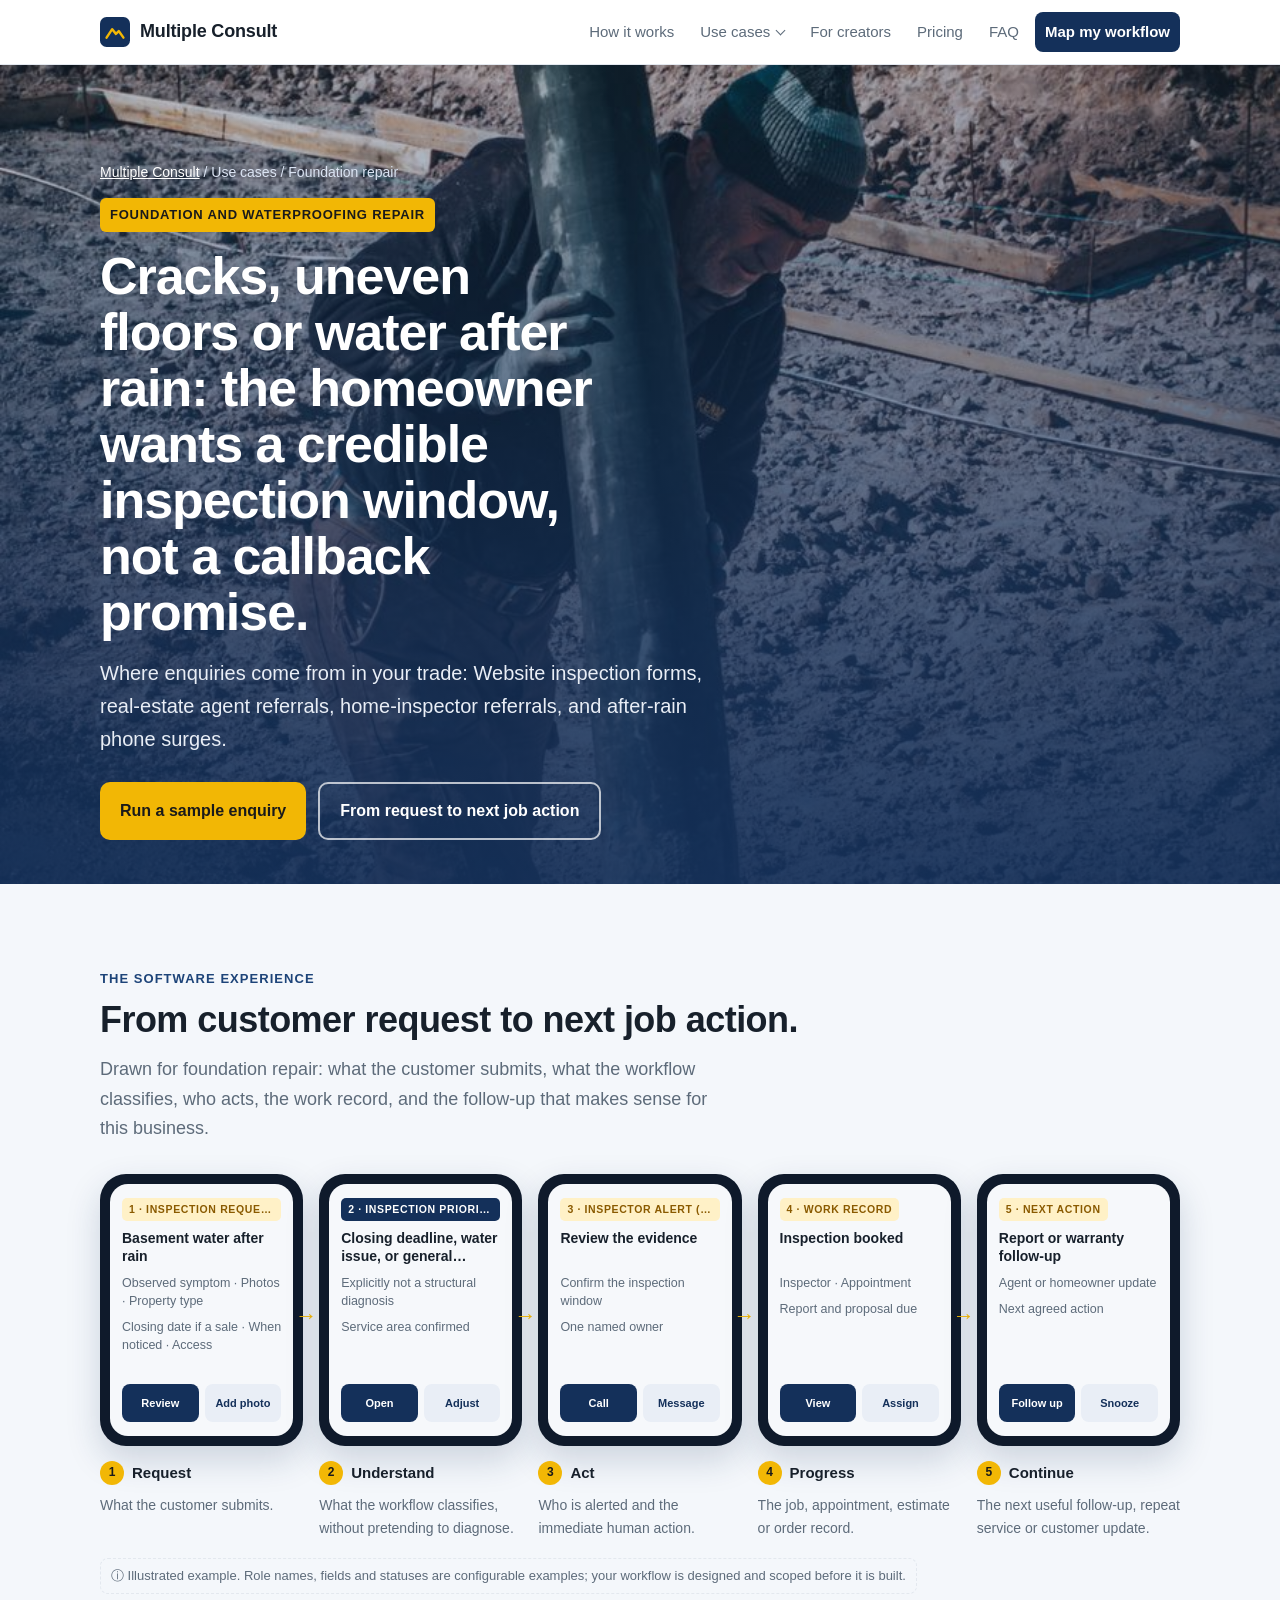
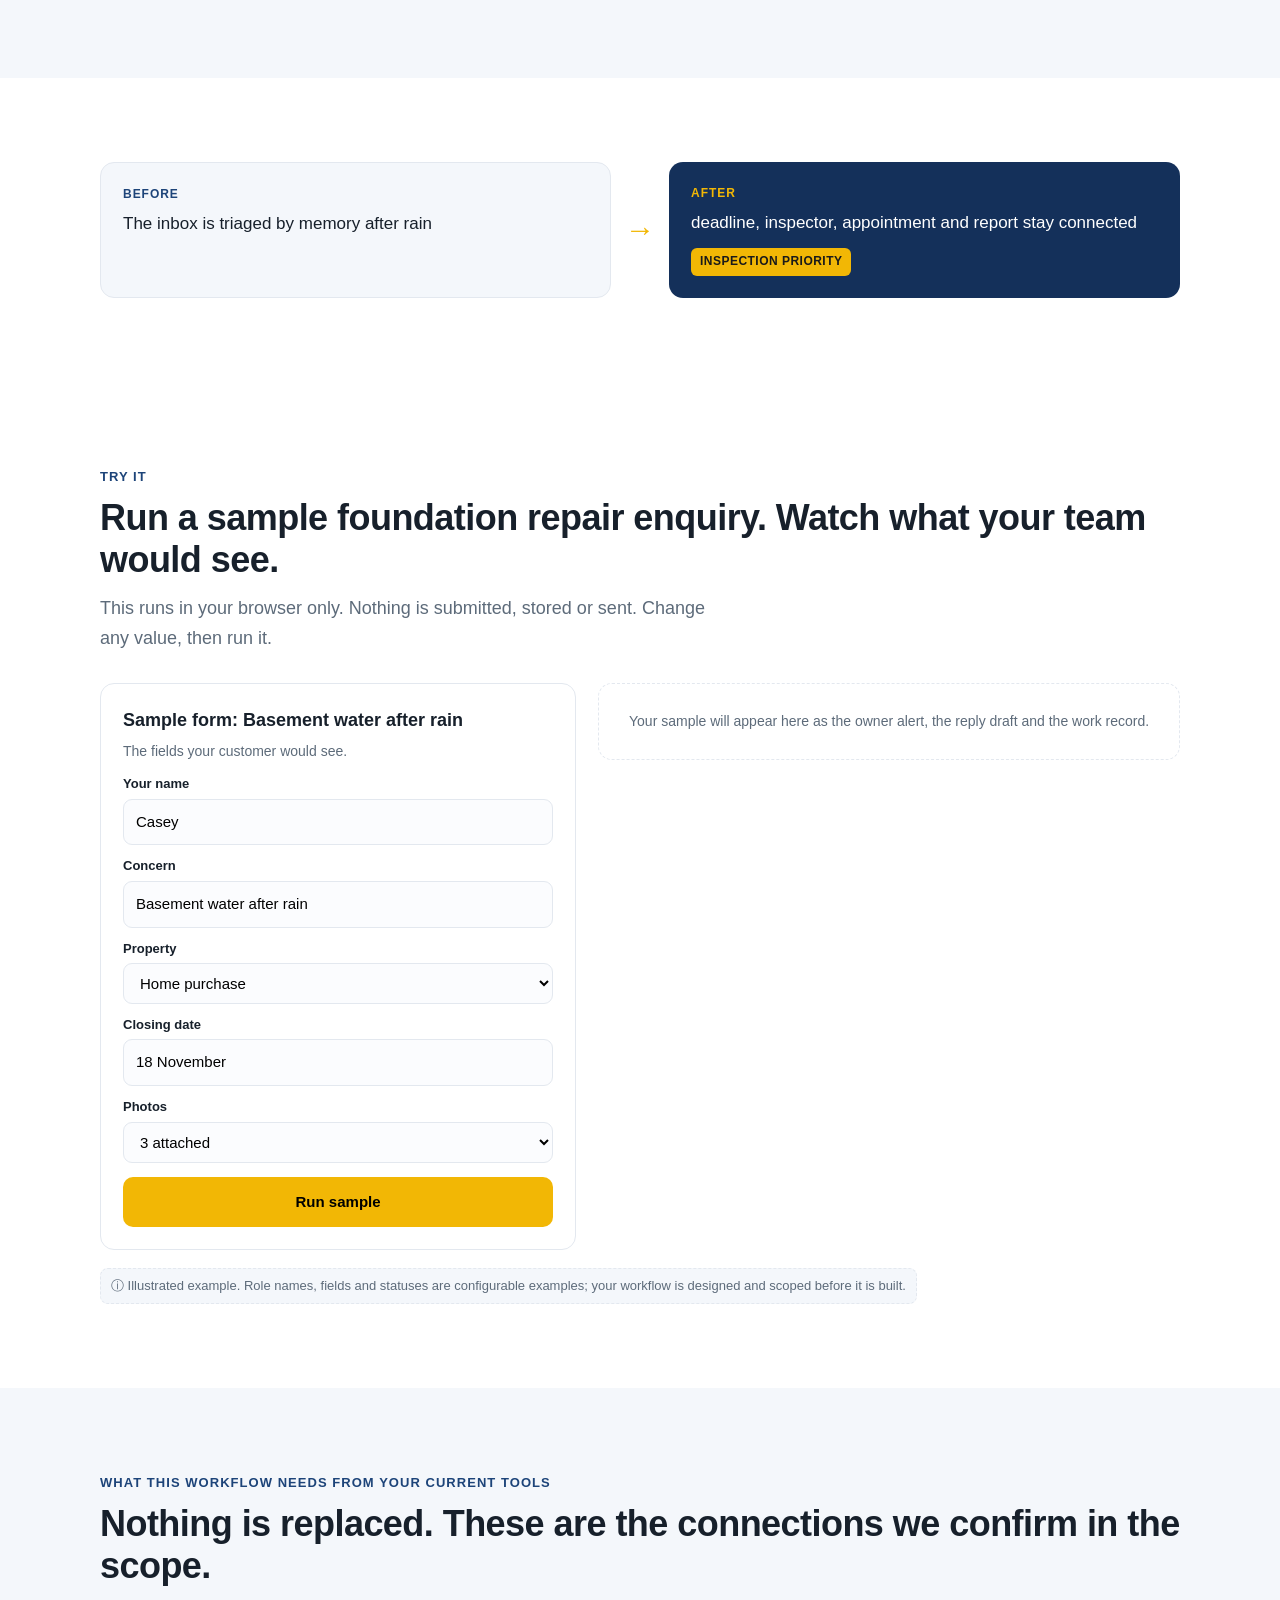
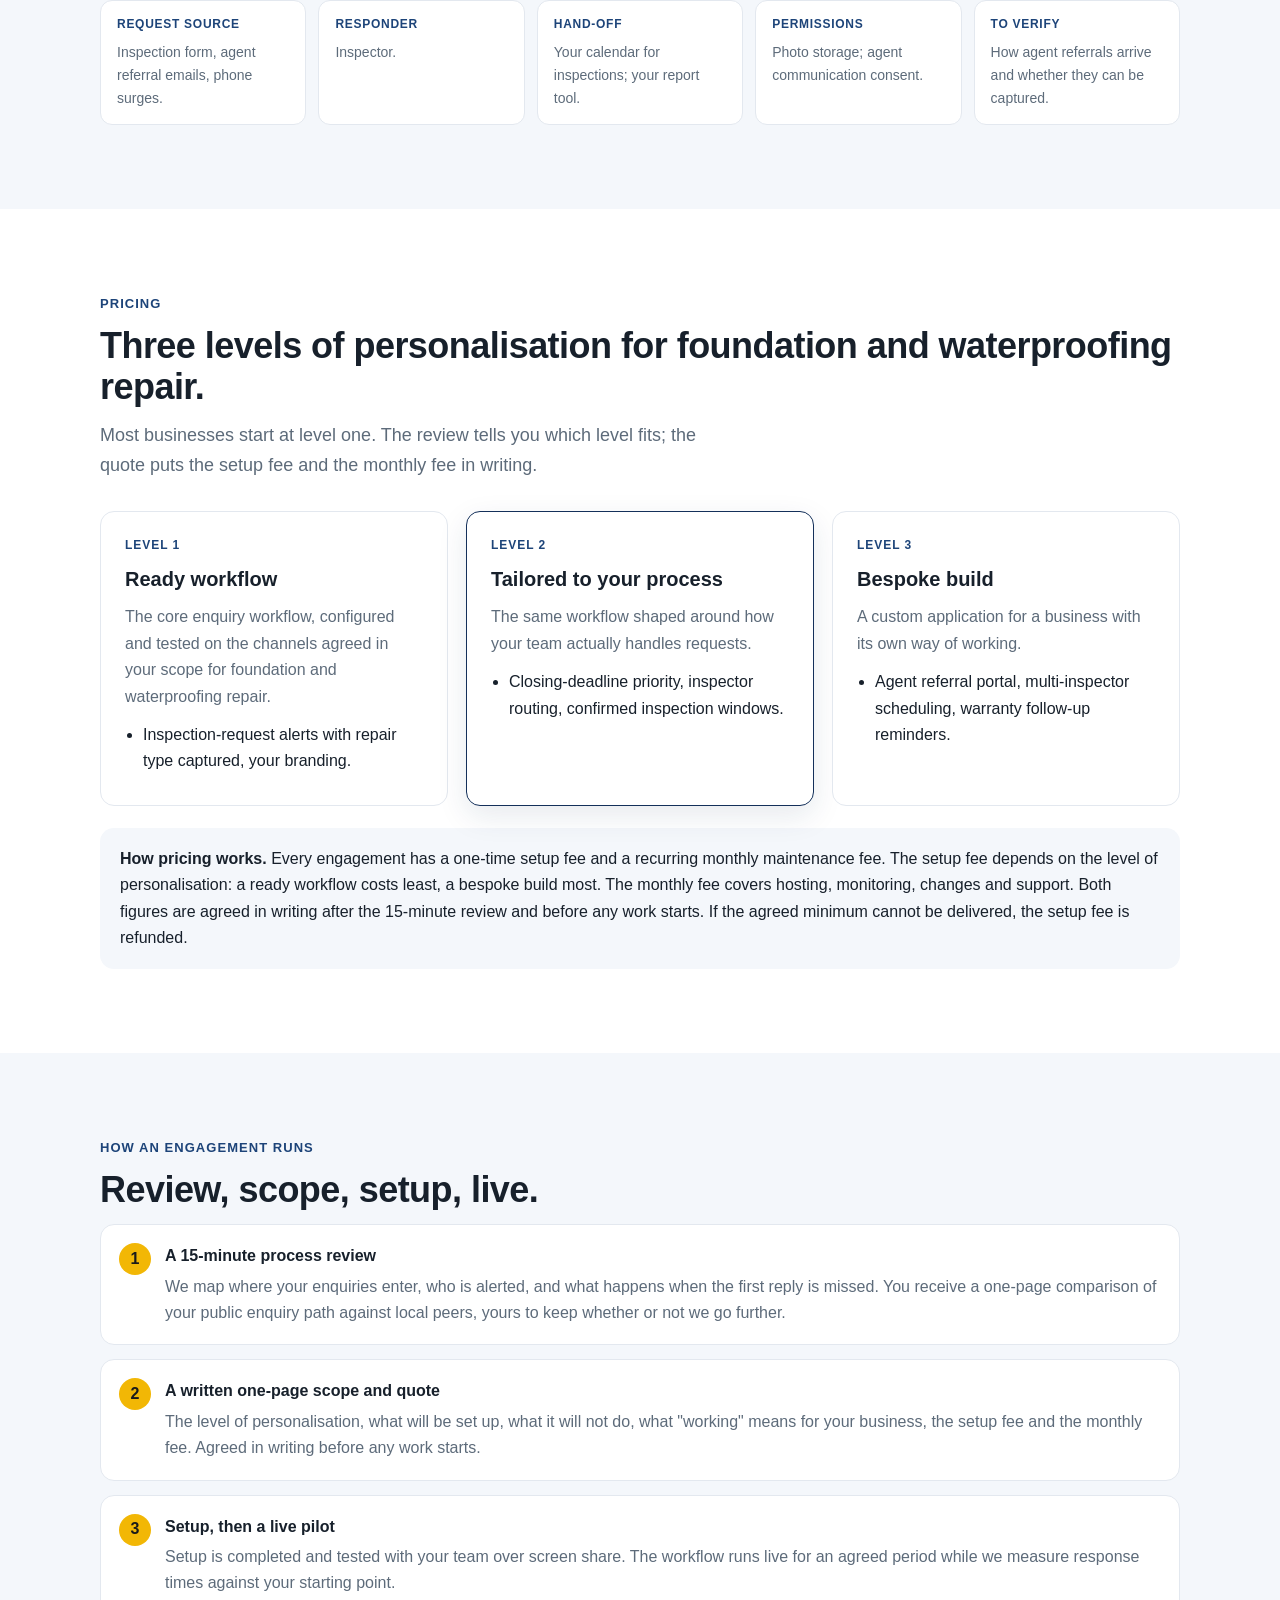
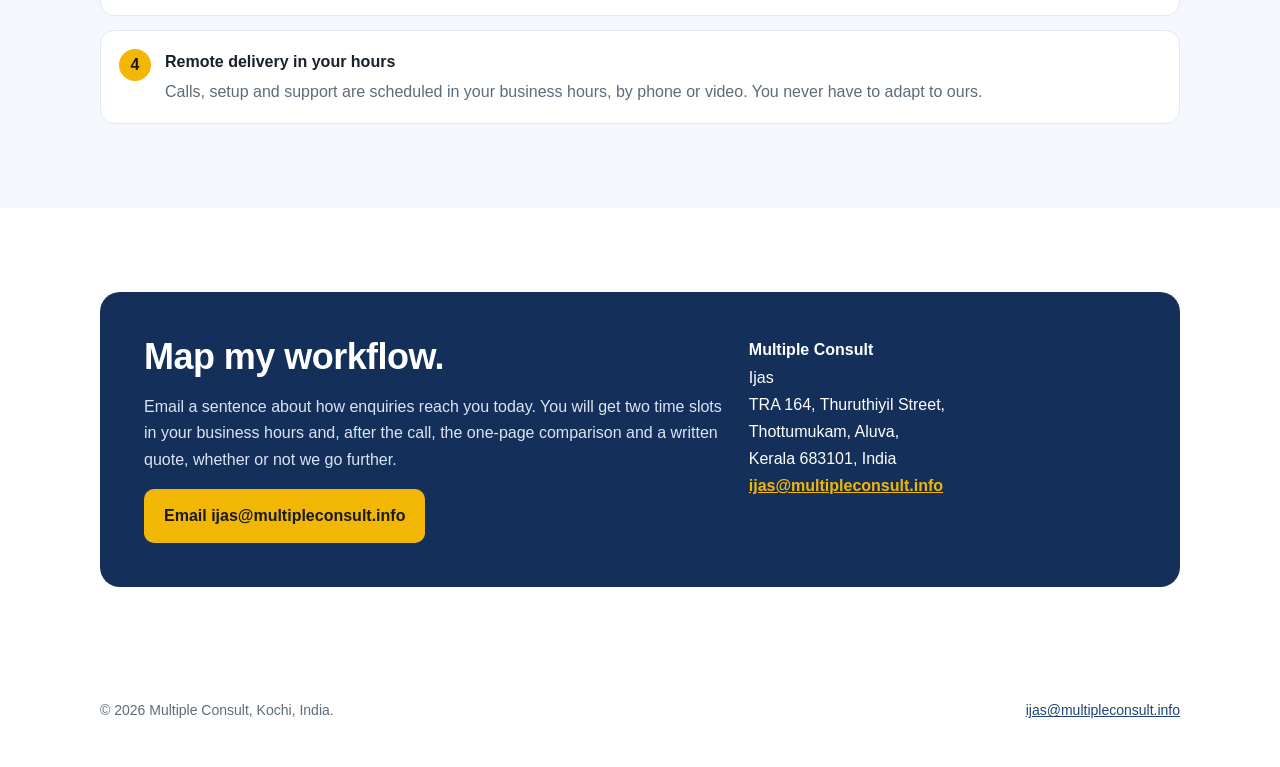
<file: foundation.html>
<!doctype html>
<html lang="en"><head><meta charset="utf-8"><meta name="viewport" content="width=device-width, initial-scale=1">
<title>Foundation and waterproofing repair | Multiple Consult</title><meta name="description" content="How an enquiry-response workflow works for foundation and waterproofing repair: the form, what is classified, who acts, the work record, the follow-up, three personalisation levels, and a sample you can run.">
<meta property="og:title" content="Foundation and waterproofing repair | Multiple Consult"><meta property="og:description" content="How an enquiry-response workflow works for foundation and waterproofing repair: the form, what is classified, who acts, the work record, the follow-up, three personalisation levels, and a sample you can run.">
<link rel="icon" href="data:image/svg+xml,%3Csvg xmlns='http://www.w3.org/2000/svg' viewBox='0 0 32 32'%3E%3Crect width='32' height='32' rx='7' fill='%2314305a'/%3E%3Cpath d='M7 22l6-9 4 5 3-3 5 7' stroke='%23f2b705' stroke-width='2.6' fill='none' stroke-linecap='round' stroke-linejoin='round'/%3E%3C/svg%3E"><link rel="stylesheet" href="style.css?v=12"></head><body>
<header class="top"><div class="wrap"><a class="brand" href="index.html" aria-label="Multiple Consult home"><svg viewBox="0 0 32 32" aria-hidden="true"><rect width="32" height="32" rx="7" fill="#14305a"/><path d="M7 22l6-9 4 5 3-3 5 7" stroke="#f2b705" stroke-width="2.6" fill="none" stroke-linecap="round" stroke-linejoin="round"/></svg>Multiple Consult</a>
<nav class="nav" aria-label="Main"><a href="index.html#journey">How it works</a><div class="has-menu"><a href="index.html#usecases" class="uc-toggle">Use cases</a><div class="menu" role="menu"><a href="roofing.html"><svg viewBox="0 0 24 24" fill="none" stroke="#14305a" stroke-width="1.8" stroke-linecap="round" stroke-linejoin="round"><path d="M3 12l9-8 9 8"/><path d="M5 10v10h14V10"/></svg>Roofing</a><a href="hvac.html"><svg viewBox="0 0 24 24" fill="none" stroke="#14305a" stroke-width="1.8" stroke-linecap="round" stroke-linejoin="round"><rect x="3" y="6" width="18" height="12" rx="2"/><path d="M7 14h10M7 10h10"/></svg>HVAC</a><a href="plumbing.html"><svg viewBox="0 0 24 24" fill="none" stroke="#14305a" stroke-width="1.8" stroke-linecap="round" stroke-linejoin="round"><path d="M12 3c3 4 5 7 5 10a5 5 0 0 1-10 0c0-3 2-6 5-10z"/></svg>Plumbing</a><a href="restoration.html"><svg viewBox="0 0 24 24" fill="none" stroke="#14305a" stroke-width="1.8" stroke-linecap="round" stroke-linejoin="round"><path d="M12 3l9 16H3z"/><path d="M12 10v4M12 17h.01"/></svg>Restoration</a><a href="remodeling.html"><svg viewBox="0 0 24 24" fill="none" stroke="#14305a" stroke-width="1.8" stroke-linecap="round" stroke-linejoin="round"><path d="M3 10l9-7 9 7v10H3z"/><path d="M9 20v-6h6v6"/></svg>Remodelling</a><a href="windows-doors-siding.html"><svg viewBox="0 0 24 24" fill="none" stroke="#14305a" stroke-width="1.8" stroke-linecap="round" stroke-linejoin="round"><rect x="4" y="3" width="16" height="18" rx="1"/><path d="M12 3v18M4 12h16"/></svg>Windows, doors and siding</a><a href="landscape.html"><svg viewBox="0 0 24 24" fill="none" stroke="#14305a" stroke-width="1.8" stroke-linecap="round" stroke-linejoin="round"><path d="M3 20h18"/><path d="M12 20V9"/><path d="M12 9c-3 0-5-2-5-5 3 0 5 2 5 5zM12 12c3 0 5-2 5-5-3 0-5 2-5 5z"/></svg>Landscape and hardscape</a><a href="foundation.html"><svg viewBox="0 0 24 24" fill="none" stroke="#14305a" stroke-width="1.8" stroke-linecap="round" stroke-linejoin="round"><path d="M3 21h18M5 21V10l7-5 7 5v11"/><path d="M9 21v-6l2 2 2-3 2 3v4"/></svg>Foundation repair</a><a href="salons-barbers.html"><svg viewBox="0 0 24 24" fill="none" stroke="#14305a" stroke-width="1.8" stroke-linecap="round" stroke-linejoin="round"><circle cx="6" cy="6" r="3"/><circle cx="6" cy="18" r="3"/><path d="M20 4L8.5 15.5M20 20L8.5 8.5"/></svg>Salons and barbers</a><a href="retail.html"><svg viewBox="0 0 24 24" fill="none" stroke="#14305a" stroke-width="1.8" stroke-linecap="round" stroke-linejoin="round"><path d="M3 9l1-5h16l1 5"/><path d="M3 9h18v3a3 3 0 0 1-6 0 3 3 0 0 1-6 0 3 3 0 0 1-6 0z"/><path d="M5 12v9h14v-9"/></svg>Retail and e-commerce</a><a href="auto-repair.html"><svg viewBox="0 0 24 24" fill="none" stroke="#14305a" stroke-width="1.8" stroke-linecap="round" stroke-linejoin="round"><path d="M3 13l2-5h14l2 5v6H3z"/><circle cx="7" cy="17" r="1.5"/><circle cx="17" cy="17" r="1.5"/></svg>Auto repair</a><a href="creators.html"><svg viewBox="0 0 24 24" fill="none" stroke="#14305a" stroke-width="1.8" stroke-linecap="round" stroke-linejoin="round"><rect x="3" y="5" width="14" height="14" rx="2"/><path d="M17 10l4-2v8l-4-2"/></svg>Creators with expertise</a><a class="all" href="index.html#usecases">See all use cases</a></div></div><a href="creators.html">For creators</a><a href="index.html#pricing">Pricing</a><a href="index.html#faq">FAQ</a><a class="cta" href="index.html#contact">Map my workflow</a></nav></div></header>
<main id="top">
<section class="hero photo short" style="padding:0"><img src="img/foundation.jpg" width="900" height="1200" alt="Worker pouring concrete at a foundation" fetchpriority="high"><div class="wrap"><div class="crumb"><a href="index.html">Multiple Consult</a> / Use cases / Foundation repair</div>
<span class="kicker">Foundation and waterproofing repair</span><h1>Cracks, uneven floors or water after rain: the homeowner wants a credible inspection window, not a callback promise.</h1><p>Where enquiries come from in your trade: Website inspection forms, real-estate agent referrals, home-inspector referrals, and after-rain phone surges.</p>
<div class="btn-row"><a class="btn" href="#try">Run a sample enquiry</a><a class="btn ghost" href="#journey">From request to next job action</a></div></div></section>
<section id="journey" class=alt><div class="wrap"><p class="eyebrow">The software experience</p><h2>From customer request to next job action.</h2><p class="sub">Drawn for foundation repair: what the customer submits, what the workflow classifies, who acts, the work record, and the follow-up that makes sense for this business.</p><p class="swipe">Swipe through the workflow &rarr;</p><div class="journey j5"><div class="jstep"><div class="mini"><div class="scr"><span class="lbl">1 · Inspection request</span><div class="ttl">Basement water after rain</div><div class="ln">Observed symptom · Photos · Property type</div><div class="ln">Closing date if a sale · When noticed · Access</div><div class="btns"><span class="b1">Review</span><span class="b2">Add photo</span></div></div></div><div class="n"><b>1</b>Request</div><p>What the customer submits.</p></div><div class="jstep"><div class="mini"><div class="scr"><span class="lbl chip">2 · Inspection priority</span><div class="ttl">Closing deadline, water issue, or general inspection</div><div class="ln">Explicitly not a structural diagnosis</div><div class="ln">Service area confirmed</div><div class="btns"><span class="b1">Open</span><span class="b2">Adjust</span></div></div></div><div class="n"><b>2</b>Understand</div><p>What the workflow classifies, without pretending to diagnose.</p></div><div class="jstep"><div class="mini"><div class="scr"><span class="lbl">3 · Inspector alert (example role)</span><div class="ttl">Review the evidence</div><div class="ln">Confirm the inspection window</div><div class="ln">One named owner</div><div class="btns"><span class="b1">Call</span><span class="b2">Message</span></div></div></div><div class="n"><b>3</b>Act</div><p>Who is alerted and the immediate human action.</p></div><div class="jstep"><div class="mini"><div class="scr"><span class="lbl">4 · Work record</span><div class="ttl">Inspection booked</div><div class="ln">Inspector · Appointment</div><div class="ln">Report and proposal due</div><div class="btns"><span class="b1">View</span><span class="b2">Assign</span></div></div></div><div class="n"><b>4</b>Progress</div><p>The job, appointment, estimate or order record.</p></div><div class="jstep"><div class="mini"><div class="scr"><span class="lbl">5 · Next action</span><div class="ttl">Report or warranty follow-up</div><div class="ln">Agent or homeowner update</div><div class="ln">Next agreed action</div><div class="btns"><span class="b1">Follow up</span><span class="b2">Snooze</span></div></div></div><div class="n"><b>5</b>Continue</div><p>The next useful follow-up, repeat service or customer update.</p></div></div><div class="illus">&#9432; Illustrated example. Role names, fields and statuses are configurable examples; your workflow is designed and scoped before it is built.</div></div></section>
<section><div class="wrap"><div class="ba"><div class="ba-b"><span>Before</span><p>The inbox is triaged by memory after rain</p></div><div class="ba-arrow">&rarr;</div><div class="ba-a"><span>After</span><p>deadline, inspector, appointment and report stay connected</p><em class="chipx">Inspection priority</em></div></div></div></section>
<section id="try"><div class="wrap"><p class="eyebrow">Try it</p><h2>Run a sample foundation repair enquiry. Watch what your team would see.</h2><p class="sub">This runs in your browser only. Nothing is submitted, stored or sent. Change any value, then run it.</p>
<div class="demo"><form class="dform" data-demo="foundation" data-cfg='{&quot;mode&quot;: &quot;business&quot;, &quot;ack&quot;: [&quot;Thanks, {name}. We have your request.&quot;, &quot;A named person will be in touch with a real time, not \&quot;shortly\&quot;.&quot;], &quot;alert&quot;: [&quot;Inspection priority · Closing deadline · {concern}&quot;, &quot;{name} · {prop} · Closing {closing} · Photos: {photos}&quot;], &quot;reply&quot;: &quot;Hi {name}, I&#x27;ve received the photos and closing date. I&#x27;ll route the request to an inspector and contact you with an available inspection window. The concern needs an on-site assessment; the form is not a structural diagnosis.&quot;, &quot;record&quot;: [&quot;Owner: Inspector (example role) · Status: Window to confirm&quot;, &quot;Deadline: {closing} · Next action: Call {name} and book before the deadline&quot;], &quot;remember&quot;: [&quot;Follow-up: report to agent and buyer&quot;, &quot;Report and proposal due after the inspection; update the agent and {name} before closing.&quot;], &quot;rules&quot;: [{&quot;when&quot;: {&quot;prop&quot;: &quot;Own home&quot;}, &quot;set&quot;: {&quot;alert&quot;: [&quot;Inspection priority · {concern}&quot;, &quot;{name} · {prop} · Noticed {noticed_l} · Access {access_l} · Photos: {photos}&quot;], &quot;reply&quot;: &quot;Hi {name}, thanks for the photos and details. I will route the request to an inspector and contact you with an inspection window that fits {access_l}. The concern needs an on-site assessment; the form is not a structural diagnosis.&quot;, &quot;record&quot;: [&quot;Owner: Inspector (example role) · Status: Window to confirm&quot;, &quot;Next action: Call {name} and book an inspection&quot;], &quot;remember&quot;: [&quot;Follow-up: report to homeowner&quot;, &quot;Report and proposal due after the inspection; update {name}.&quot;]}}, {&quot;when&quot;: {&quot;prop&quot;: &quot;Rental&quot;}, &quot;set&quot;: {&quot;alert&quot;: [&quot;Inspection priority · {concern} · Rental&quot;, &quot;{name} · Noticed {noticed_l} · Access {access_l} · Photos: {photos}&quot;], &quot;reply&quot;: &quot;Hi {name}, thanks for the details. I will route the request to an inspector and contact you with an inspection window that fits {access_l}, and confirm access with the tenant. The form is not a structural diagnosis.&quot;, &quot;record&quot;: [&quot;Owner: Inspector (example role) · Status: Window to confirm&quot;, &quot;Next action: Call {name}; confirm access with the tenant&quot;], &quot;remember&quot;: [&quot;Follow-up: report to property manager&quot;, &quot;Report and proposal due after the inspection; update the property manager.&quot;]}}, {&quot;when&quot;: {&quot;photos&quot;: &quot;None&quot;}, &quot;set&quot;: {&quot;reply&quot;: &quot;Hi {name}, thanks for the details. If you can, please send a few photos of the area; either way I will route this to an inspector and contact you with an available inspection window. The form is not a structural diagnosis.&quot;}}]}' onsubmit="return false"><h3>Sample form: Basement water after rain</h3><p class="sub">The fields your customer would see.</p><div class="fld"><label for="foundation-name">Your name</label><input id="foundation-name" data-f="name" value="Casey"></div><div class="fld"><label for="foundation-concern">Concern</label><input id="foundation-concern" data-f="concern" value="Basement water after rain"></div><div class="fld"><label for="foundation-prop">Property</label><select id="foundation-prop" data-f="prop"><option selected>Home purchase</option><option>Own home</option><option>Rental</option></select></div><div class="fld" data-show="prop=Home purchase"><label for="foundation-closing">Closing date</label><input id="foundation-closing" data-f="closing" value="18 November"></div><div class="fld" data-show="prop=Own home|Rental"><label for="foundation-noticed">When did you notice it?</label><select id="foundation-noticed" data-f="noticed"><option selected>This week</option><option>This month</option><option>Over a month ago</option></select></div><div class="fld" data-show="prop=Own home|Rental"><label for="foundation-access">How urgent is access?</label><select id="foundation-access" data-f="access"><option>As soon as possible</option><option selected>This week</option><option>Flexible</option></select></div><div class="fld"><label for="foundation-photos">Photos</label><select id="foundation-photos" data-f="photos"><option selected>3 attached</option><option>None</option><option>1 attached</option></select></div><button type="button" class="go">Run sample</button><button type="button" class="reset" style="display:none">Reset</button></form>
<div class="dout" data-wait="Your sample will appear here as the owner alert, the reply draft and the work record."><div class="dwait">Your sample will appear here as the owner alert, the reply draft and the work record.</div></div></div><div class="illus">&#9432; Illustrated example. Role names, fields and statuses are configurable examples; your workflow is designed and scoped before it is built.</div></div></section>
<section class="alt"><div class="wrap"><p class="eyebrow">What this workflow needs from your current tools</p><h2>Nothing is replaced. These are the connections we confirm in the scope.</h2><div class="integ"><div><b>Request source</b><p>Inspection form, agent referral emails, phone surges.</p></div><div><b>Responder</b><p>Inspector.</p></div><div><b>Hand-off</b><p>Your calendar for inspections; your report tool.</p></div><div><b>Permissions</b><p>Photo storage; agent communication consent.</p></div><div><b>To verify</b><p>How agent referrals arrive and whether they can be captured.</p></div></div></div></section>
<section><div class="wrap"><p class="eyebrow">Pricing</p><h2>Three levels of personalisation for foundation and waterproofing repair.</h2><p class="sub">Most businesses start at level one. The review tells you which level fits; the quote puts the setup fee and the monthly fee in writing.</p><div class="levels">
<div class="level"><div class="lv">Level 1</div><h3>Ready workflow</h3><p>The core enquiry workflow, configured and tested on the channels agreed in your scope for foundation and waterproofing repair.</p><ul><li>Inspection-request alerts with repair type captured, your branding.</li></ul></div>
<div class="level mid"><div class="lv">Level 2</div><h3>Tailored to your process</h3><p>The same workflow shaped around how your team actually handles requests.</p><ul><li>Closing-deadline priority, inspector routing, confirmed inspection windows.</li></ul></div>
<div class="level"><div class="lv">Level 3</div><h3>Bespoke build</h3><p>A custom application for a business with its own way of working.</p><ul><li>Agent referral portal, multi-inspector scheduling, warranty follow-up reminders.</li></ul></div></div>
<div class="price-note"><strong>How pricing works.</strong> Every engagement has a one-time setup fee and a recurring monthly maintenance fee. The setup fee depends on the level of personalisation: a ready workflow costs least, a bespoke build most. The monthly fee covers hosting, monitoring, changes and support. Both figures are agreed in writing after the 15-minute review and before any work starts. If the agreed minimum cannot be delivered, the setup fee is refunded.</div></div></section>
<section class="alt"><div class="wrap"><p class="eyebrow">How an engagement runs</p><h2>Review, scope, setup, live.</h2><ol class="steps">
<li><strong>A 15-minute process review</strong><p>We map where your enquiries enter, who is alerted, and what happens when the first reply is missed. You receive a one-page comparison of your public enquiry path against local peers, yours to keep whether or not we go further.</p></li>
<li><strong>A written one-page scope and quote</strong><p>The level of personalisation, what will be set up, what it will not do, what "working" means for your business, the setup fee and the monthly fee. Agreed in writing before any work starts.</p></li>
<li><strong>Setup, then a live pilot</strong><p>Setup is completed and tested with your team over screen share. The workflow runs live for an agreed period while we measure response times against your starting point.</p></li>
<li><strong>Remote delivery in your hours</strong><p>Calls, setup and support are scheduled in your business hours, by phone or video. You never have to adapt to ours.</p></li></ol></div></section>
<section id="contact"><div class="wrap"><div class="contact"><div><h2>Map my workflow.</h2><p>Email a sentence about how enquiries reach you today. You will get two time slots in your business hours and, after the call, the one-page comparison and a written quote, whether or not we go further.</p><a class="btn" href="mailto:ijas@multipleconsult.info?subject=Process%20review%20request%20(Foundation%20repair)">Email ijas@multipleconsult.info</a></div>
<address><strong>Multiple Consult</strong><br>Ijas<br>TRA 164, Thuruthiyil Street,<br>Thottumukam, Aluva,<br>Kerala 683101, India<br><a href="mailto:ijas@multipleconsult.info">ijas@multipleconsult.info</a></address></div></div></section></main><footer><div class="wrap"><span>&copy; 2026 Multiple Consult, Kochi, India.</span><span><a href="mailto:ijas@multipleconsult.info">ijas@multipleconsult.info</a></span></div></footer><script>(function(){var t=document.querySelector('.has-menu>a'),p=t&&t.parentElement;if(!p)return;t.setAttribute('role','button');t.setAttribute('aria-haspopup','true');t.setAttribute('aria-expanded','false');function set(o){p.classList.toggle('open',o);t.setAttribute('aria-expanded',o?'true':'false');}t.addEventListener('click',function(e){e.preventDefault();set(!p.classList.contains('open'));});document.addEventListener('click',function(e){if(!p.contains(e.target))set(false);});document.addEventListener('keydown',function(e){if(e.key==='Escape')set(false);});p.addEventListener('mouseleave',function(){set(false);});})();</script><script>(function(){function esc(s){return String(s).replace(/[&<>"']/g,function(c){return{'&':'&amp;','<':'&lt;','>':'&gt;','"':'&quot;',"'":'&#39;'}[c]});}
function fill(t,v){return String(t).replace(/\{(\w+)\}/g,function(m,k){if(k.slice(-2)==='_l'){var b=v[k.slice(0,-2)]||'';return esc(b.charAt(0).toLowerCase()+b.slice(1));}return esc(v[k]||'');});}
function card(k,kc,strong,p,acts,draft){var d=document.createElement('div');d.className='dcard';d.innerHTML='<span class="k '+kc+'">'+k+'</span><strong>'+strong+'</strong>'+(p?'<p>'+p+'</p>':'')+(draft?'<div class="draft">'+draft+'</div>':'')+(acts?'<div class="acts">'+acts.map(function(a,i){return '<span class="'+(i===0?'p':'')+'">'+a+'</span>'}).join('')+'</div>':'');return d;}
function resolve(cfg,v){var o={alert:cfg.alert,reply:cfg.reply,record:cfg.record,remember:cfg.remember};(cfg.rules||[]).forEach(function(r){var ok=Object.keys(r.when).every(function(k){return v[k]===r.when[k];});if(ok){Object.keys(r.set).forEach(function(k){o[k]=r.set[k];});}});return o;}
document.querySelectorAll('form[data-demo]').forEach(function(f){var cfg=JSON.parse(f.getAttribute('data-cfg'));var out=f.parentElement.querySelector('.dout');var go=f.querySelector('.go'),rs=f.querySelector('.reset');
function cur(){var v={};f.querySelectorAll('[data-f]').forEach(function(i){v[i.getAttribute('data-f')]=i.value.trim();});return v;}
function refresh(){var v=cur();f.querySelectorAll('.fld[data-show]').forEach(function(d){var m=d.getAttribute('data-show').split('=');var ok=m[1].split('|').indexOf(v[m[0]])>=0;d.classList.toggle('hide',!ok);});}
f.querySelectorAll('select').forEach(function(sel){sel.addEventListener('change',refresh);});refresh();
go.addEventListener('click',function(){var v={};f.querySelectorAll('.fld').forEach(function(d){if(d.classList.contains('hide'))return;var i=d.querySelector('[data-f]');v[i.getAttribute('data-f')]=i.value.trim();});var now=new Date();function t(m){var d=new Date(now.getTime()+m*60000);return d.toLocaleTimeString([],{hour:'numeric',minute:'2-digit'});}
out.innerHTML='';var cards=[];
if(cfg.mode==='creator'){if(v.perm!=='Approved for anonymised research'){cards=[card('Permission required','b','This signal cannot be analysed yet','Only material the creator has permission to analyse enters the demand board. Record the source, ask for approval, and leave the question out of any pattern until then.',['Request approval','Leave out'])];}
else{var st=cfg.stages[v.stage]||cfg.stages['default'];cards=[card('Tagged insight · '+t(0),'b',fill(cfg.insight[0],v),fill(st.tag,v)),card('Small test','',fill(st.test[0],v),fill(st.test[1],v),['Approve test','Edit']),card('Draft reply — review before sending','',fill(cfg.reply[0],v),'Drafted from approved offers and your voice. Edit, then send.',['Send','Edit'],fill(st.reply,v)),card('Member next step','g',fill(st.next[0],v),fill(st.next[1],v),['Record decision'])];}}
else{var o=resolve(cfg,v);cards=[card('Received · '+t(0),'b',fill(cfg.ack[0],v),fill(cfg.ack[1],v)),card(fill(o.alert[0],v)+' · '+t(0),'',fill(o.alert[0],v),fill(o.alert[1],v),['Call now','Text','Email','Assign']),card('Draft — review before sending · '+t(1),'','Suggested reply to '+esc(v.name||''),'Drafted from your approved rules and this request. Edit, then send.',['Send','Edit'],fill(o.reply,v)),card('Work record','g',fill(o.record[0],v),fill(o.record[1],v),['View record','Reassign']),card('Remember','b',fill(o.remember[0],v),fill(o.remember[1],v),['Set reminder','Snooze'])];}
cards.forEach(function(c,i){out.appendChild(c);setTimeout(function(){c.classList.add('on');},150+i*420);});go.style.display='none';rs.style.display='block';if(window.innerWidth<900)out.scrollIntoView({behavior:'smooth',block:'start'});});
rs.addEventListener('click',function(){out.innerHTML='<div class="dwait">'+out.getAttribute('data-wait')+'</div>';go.style.display='block';rs.style.display='none';});});})();</script></body></html>
</file>
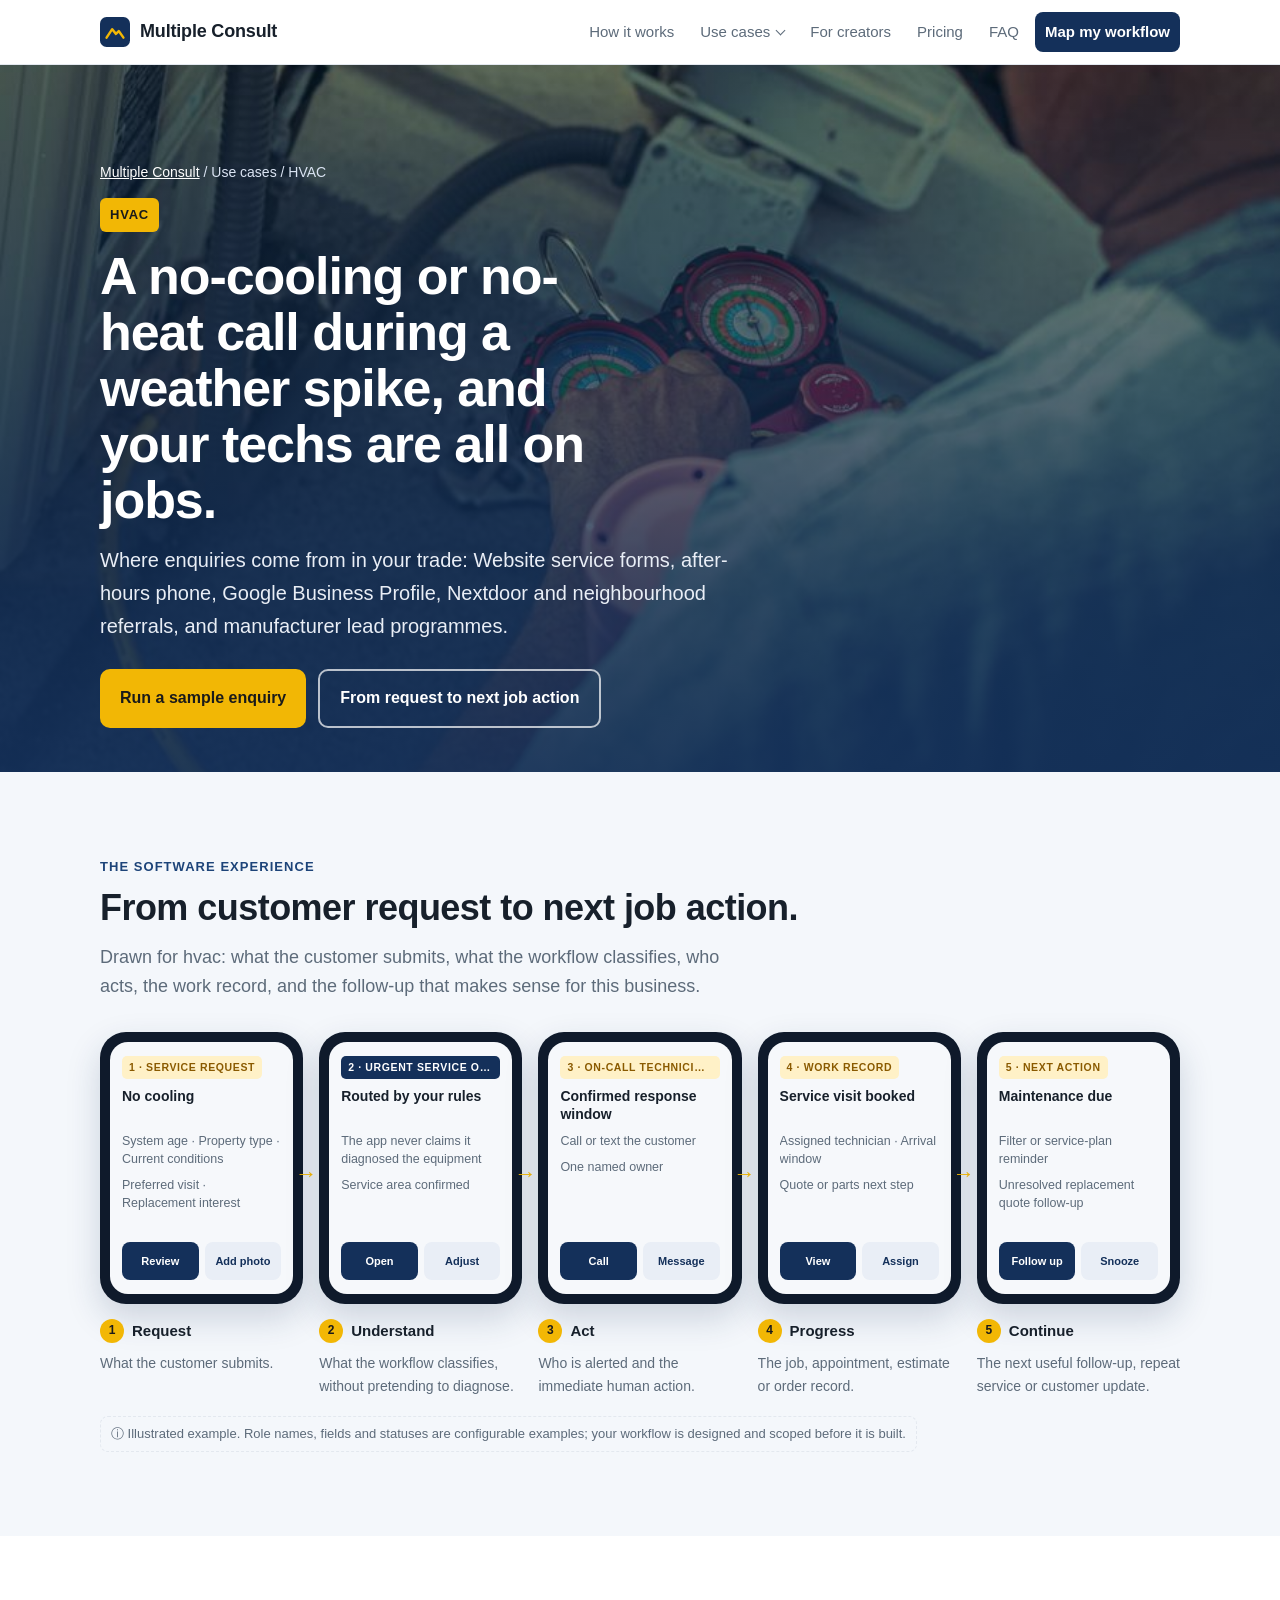
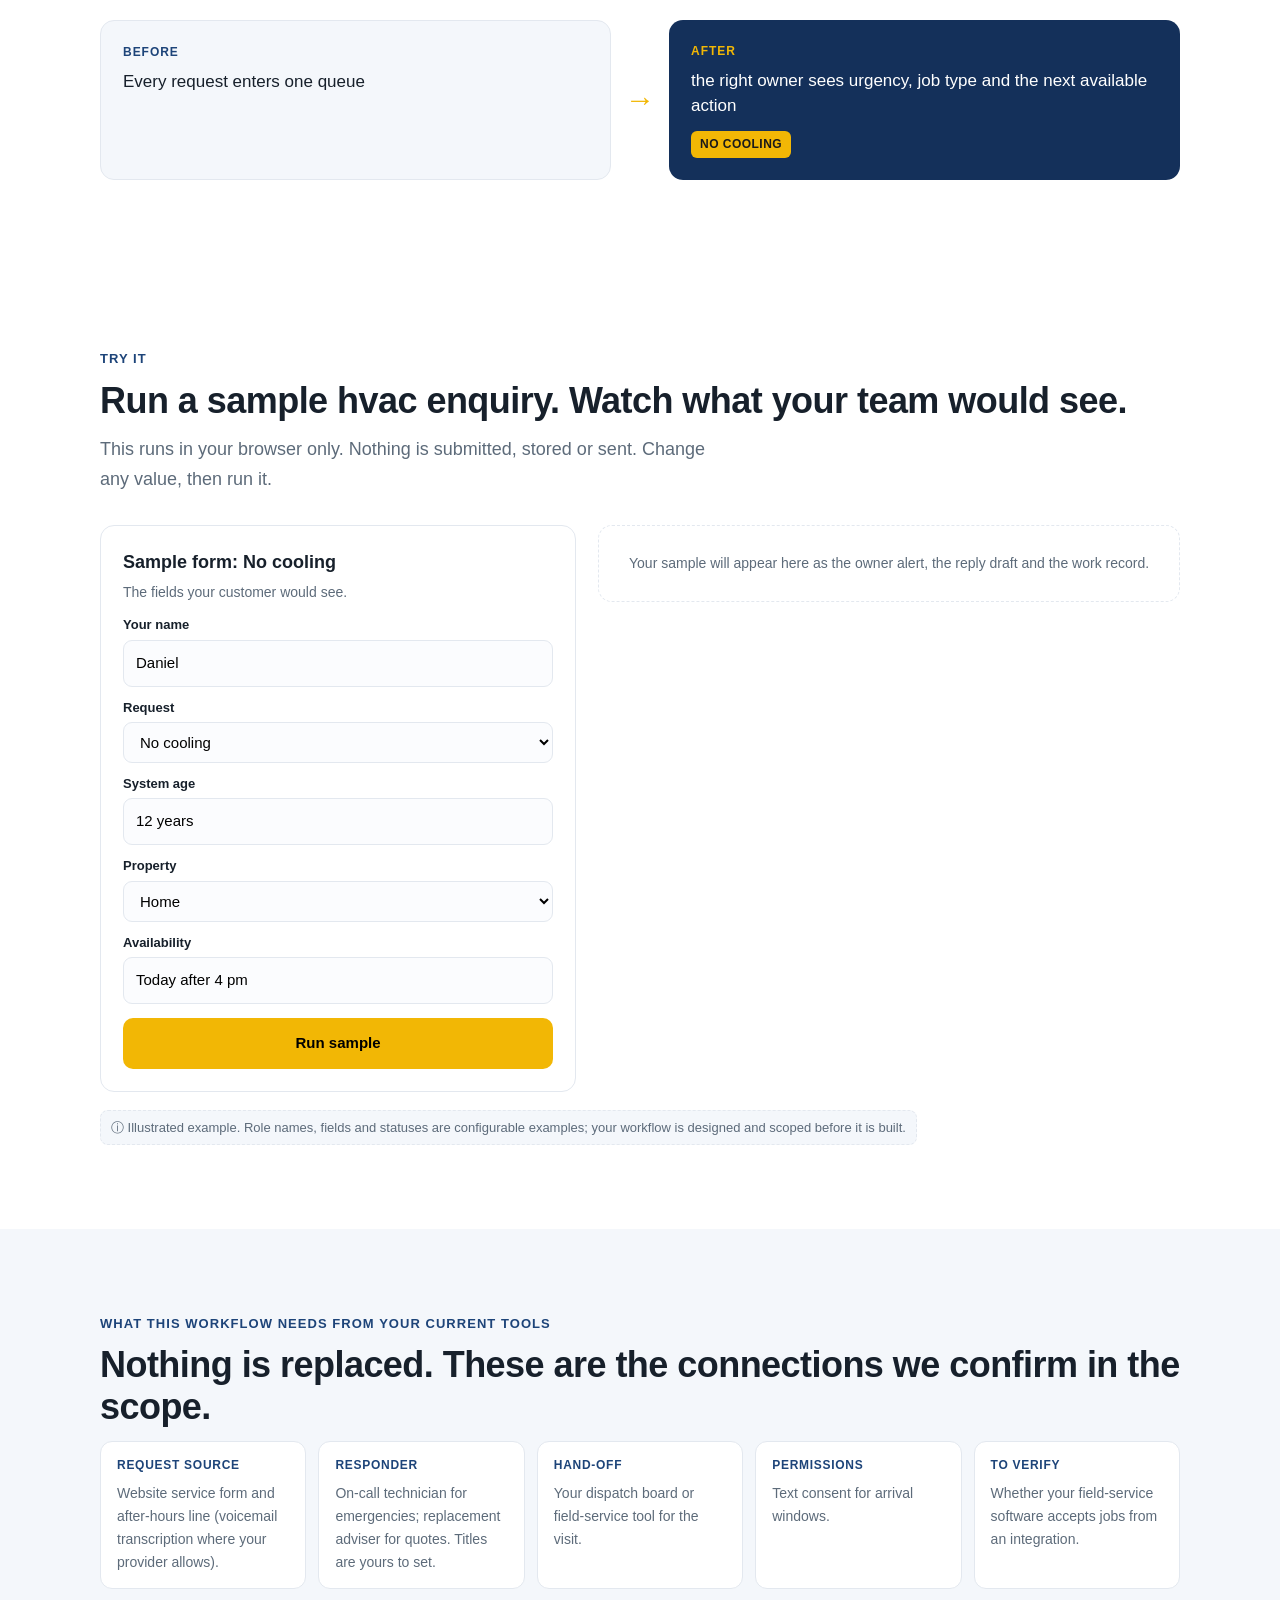
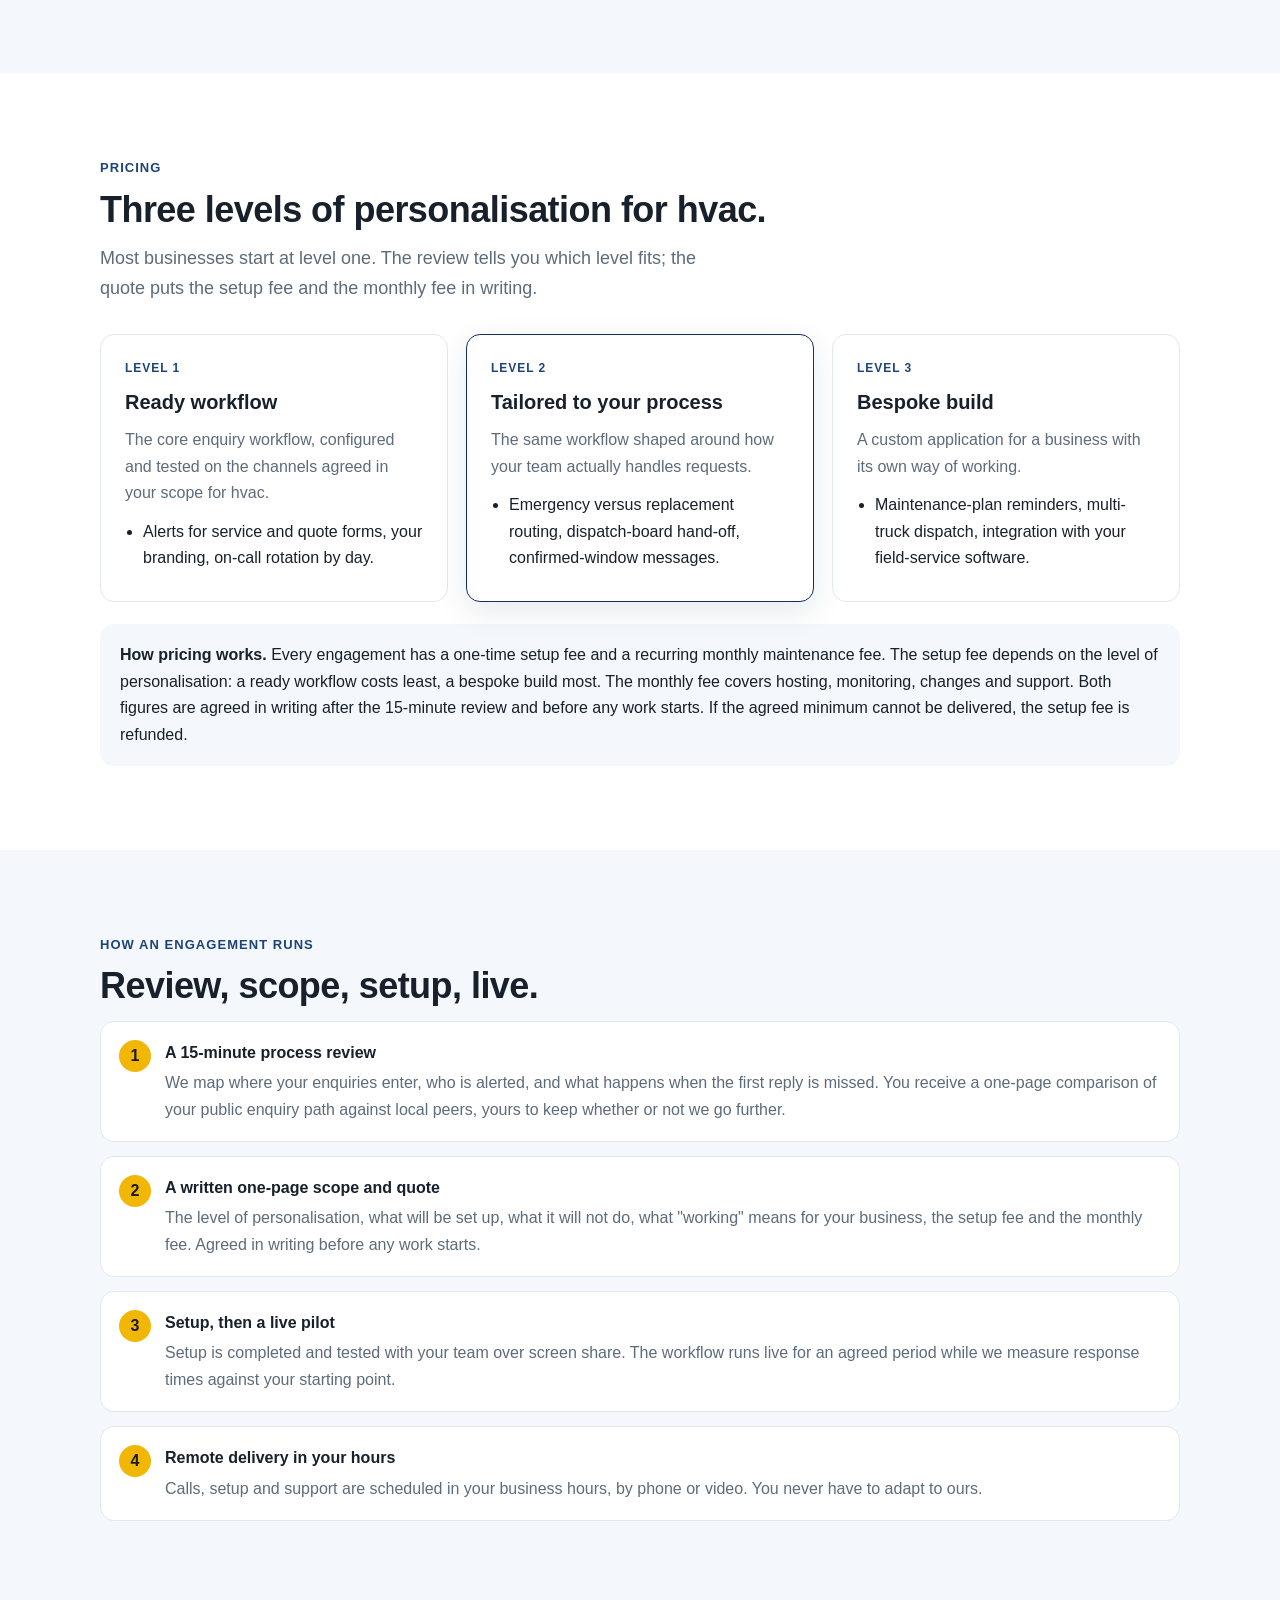
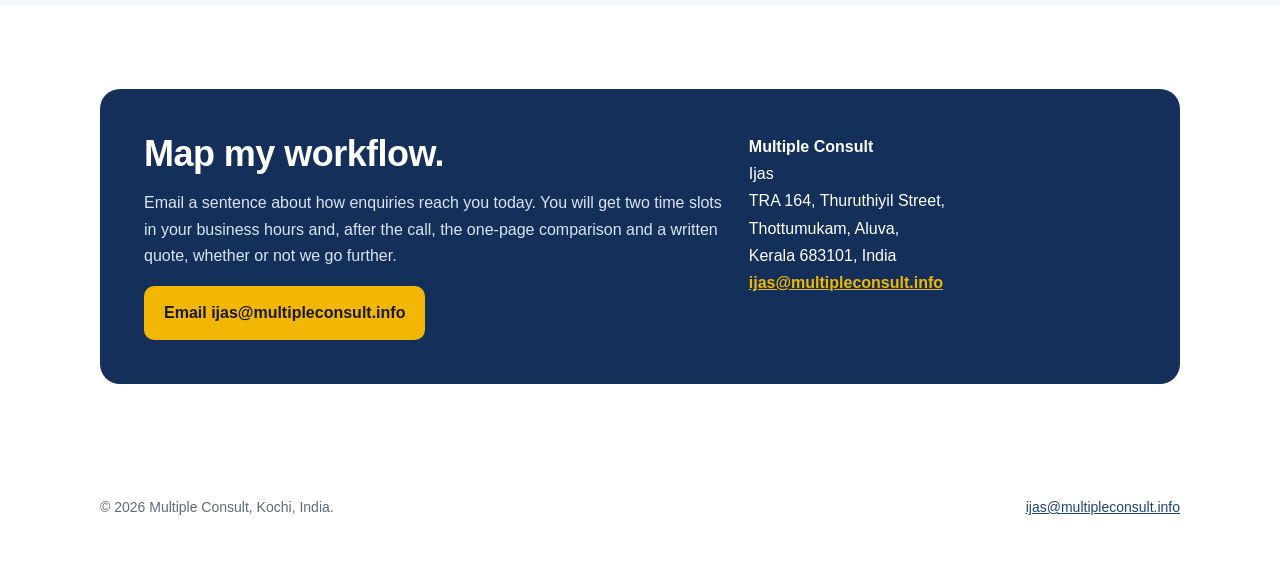
<file: hvac.html>
<!doctype html>
<html lang="en"><head><meta charset="utf-8"><meta name="viewport" content="width=device-width, initial-scale=1">
<title>HVAC | Multiple Consult</title><meta name="description" content="How an enquiry-response workflow works for hvac: the form, what is classified, who acts, the work record, the follow-up, three personalisation levels, and a sample you can run.">
<meta property="og:title" content="HVAC | Multiple Consult"><meta property="og:description" content="How an enquiry-response workflow works for hvac: the form, what is classified, who acts, the work record, the follow-up, three personalisation levels, and a sample you can run.">
<link rel="icon" href="data:image/svg+xml,%3Csvg xmlns='http://www.w3.org/2000/svg' viewBox='0 0 32 32'%3E%3Crect width='32' height='32' rx='7' fill='%2314305a'/%3E%3Cpath d='M7 22l6-9 4 5 3-3 5 7' stroke='%23f2b705' stroke-width='2.6' fill='none' stroke-linecap='round' stroke-linejoin='round'/%3E%3C/svg%3E"><link rel="stylesheet" href="style.css?v=12"></head><body>
<header class="top"><div class="wrap"><a class="brand" href="index.html" aria-label="Multiple Consult home"><svg viewBox="0 0 32 32" aria-hidden="true"><rect width="32" height="32" rx="7" fill="#14305a"/><path d="M7 22l6-9 4 5 3-3 5 7" stroke="#f2b705" stroke-width="2.6" fill="none" stroke-linecap="round" stroke-linejoin="round"/></svg>Multiple Consult</a>
<nav class="nav" aria-label="Main"><a href="index.html#journey">How it works</a><div class="has-menu"><a href="index.html#usecases" class="uc-toggle">Use cases</a><div class="menu" role="menu"><a href="roofing.html"><svg viewBox="0 0 24 24" fill="none" stroke="#14305a" stroke-width="1.8" stroke-linecap="round" stroke-linejoin="round"><path d="M3 12l9-8 9 8"/><path d="M5 10v10h14V10"/></svg>Roofing</a><a href="hvac.html"><svg viewBox="0 0 24 24" fill="none" stroke="#14305a" stroke-width="1.8" stroke-linecap="round" stroke-linejoin="round"><rect x="3" y="6" width="18" height="12" rx="2"/><path d="M7 14h10M7 10h10"/></svg>HVAC</a><a href="plumbing.html"><svg viewBox="0 0 24 24" fill="none" stroke="#14305a" stroke-width="1.8" stroke-linecap="round" stroke-linejoin="round"><path d="M12 3c3 4 5 7 5 10a5 5 0 0 1-10 0c0-3 2-6 5-10z"/></svg>Plumbing</a><a href="restoration.html"><svg viewBox="0 0 24 24" fill="none" stroke="#14305a" stroke-width="1.8" stroke-linecap="round" stroke-linejoin="round"><path d="M12 3l9 16H3z"/><path d="M12 10v4M12 17h.01"/></svg>Restoration</a><a href="remodeling.html"><svg viewBox="0 0 24 24" fill="none" stroke="#14305a" stroke-width="1.8" stroke-linecap="round" stroke-linejoin="round"><path d="M3 10l9-7 9 7v10H3z"/><path d="M9 20v-6h6v6"/></svg>Remodelling</a><a href="windows-doors-siding.html"><svg viewBox="0 0 24 24" fill="none" stroke="#14305a" stroke-width="1.8" stroke-linecap="round" stroke-linejoin="round"><rect x="4" y="3" width="16" height="18" rx="1"/><path d="M12 3v18M4 12h16"/></svg>Windows, doors and siding</a><a href="landscape.html"><svg viewBox="0 0 24 24" fill="none" stroke="#14305a" stroke-width="1.8" stroke-linecap="round" stroke-linejoin="round"><path d="M3 20h18"/><path d="M12 20V9"/><path d="M12 9c-3 0-5-2-5-5 3 0 5 2 5 5zM12 12c3 0 5-2 5-5-3 0-5 2-5 5z"/></svg>Landscape and hardscape</a><a href="foundation.html"><svg viewBox="0 0 24 24" fill="none" stroke="#14305a" stroke-width="1.8" stroke-linecap="round" stroke-linejoin="round"><path d="M3 21h18M5 21V10l7-5 7 5v11"/><path d="M9 21v-6l2 2 2-3 2 3v4"/></svg>Foundation repair</a><a href="salons-barbers.html"><svg viewBox="0 0 24 24" fill="none" stroke="#14305a" stroke-width="1.8" stroke-linecap="round" stroke-linejoin="round"><circle cx="6" cy="6" r="3"/><circle cx="6" cy="18" r="3"/><path d="M20 4L8.5 15.5M20 20L8.5 8.5"/></svg>Salons and barbers</a><a href="retail.html"><svg viewBox="0 0 24 24" fill="none" stroke="#14305a" stroke-width="1.8" stroke-linecap="round" stroke-linejoin="round"><path d="M3 9l1-5h16l1 5"/><path d="M3 9h18v3a3 3 0 0 1-6 0 3 3 0 0 1-6 0 3 3 0 0 1-6 0z"/><path d="M5 12v9h14v-9"/></svg>Retail and e-commerce</a><a href="auto-repair.html"><svg viewBox="0 0 24 24" fill="none" stroke="#14305a" stroke-width="1.8" stroke-linecap="round" stroke-linejoin="round"><path d="M3 13l2-5h14l2 5v6H3z"/><circle cx="7" cy="17" r="1.5"/><circle cx="17" cy="17" r="1.5"/></svg>Auto repair</a><a href="creators.html"><svg viewBox="0 0 24 24" fill="none" stroke="#14305a" stroke-width="1.8" stroke-linecap="round" stroke-linejoin="round"><rect x="3" y="5" width="14" height="14" rx="2"/><path d="M17 10l4-2v8l-4-2"/></svg>Creators with expertise</a><a class="all" href="index.html#usecases">See all use cases</a></div></div><a href="creators.html">For creators</a><a href="index.html#pricing">Pricing</a><a href="index.html#faq">FAQ</a><a class="cta" href="index.html#contact">Map my workflow</a></nav></div></header>
<main id="top">
<section class="hero photo short" style="padding:0"><img src="img/hvac-technician.jpg" width="900" height="1200" alt="HVAC technician checking an outdoor unit" fetchpriority="high"><div class="wrap"><div class="crumb"><a href="index.html">Multiple Consult</a> / Use cases / HVAC</div>
<span class="kicker">HVAC</span><h1>A no-cooling or no-heat call during a weather spike, and your techs are all on jobs.</h1><p>Where enquiries come from in your trade: Website service forms, after-hours phone, Google Business Profile, Nextdoor and neighbourhood referrals, and manufacturer lead programmes.</p>
<div class="btn-row"><a class="btn" href="#try">Run a sample enquiry</a><a class="btn ghost" href="#journey">From request to next job action</a></div></div></section>
<section id="journey" class=alt><div class="wrap"><p class="eyebrow">The software experience</p><h2>From customer request to next job action.</h2><p class="sub">Drawn for hvac: what the customer submits, what the workflow classifies, who acts, the work record, and the follow-up that makes sense for this business.</p><p class="swipe">Swipe through the workflow &rarr;</p><div class="journey j5"><div class="jstep"><div class="mini"><div class="scr"><span class="lbl">1 · Service request</span><div class="ttl">No cooling</div><div class="ln">System age · Property type · Current conditions</div><div class="ln">Preferred visit · Replacement interest</div><div class="btns"><span class="b1">Review</span><span class="b2">Add photo</span></div></div></div><div class="n"><b>1</b>Request</div><p>What the customer submits.</p></div><div class="jstep"><div class="mini"><div class="scr"><span class="lbl chip">2 · Urgent service or planned replacement</span><div class="ttl">Routed by your rules</div><div class="ln">The app never claims it diagnosed the equipment</div><div class="ln">Service area confirmed</div><div class="btns"><span class="b1">Open</span><span class="b2">Adjust</span></div></div></div><div class="n"><b>2</b>Understand</div><p>What the workflow classifies, without pretending to diagnose.</p></div><div class="jstep"><div class="mini"><div class="scr"><span class="lbl">3 · On-call technician or replacement adviser (example roles)</span><div class="ttl">Confirmed response window</div><div class="ln">Call or text the customer</div><div class="ln">One named owner</div><div class="btns"><span class="b1">Call</span><span class="b2">Message</span></div></div></div><div class="n"><b>3</b>Act</div><p>Who is alerted and the immediate human action.</p></div><div class="jstep"><div class="mini"><div class="scr"><span class="lbl">4 · Work record</span><div class="ttl">Service visit booked</div><div class="ln">Assigned technician · Arrival window</div><div class="ln">Quote or parts next step</div><div class="btns"><span class="b1">View</span><span class="b2">Assign</span></div></div></div><div class="n"><b>4</b>Progress</div><p>The job, appointment, estimate or order record.</p></div><div class="jstep"><div class="mini"><div class="scr"><span class="lbl">5 · Next action</span><div class="ttl">Maintenance due</div><div class="ln">Filter or service-plan reminder</div><div class="ln">Unresolved replacement quote follow-up</div><div class="btns"><span class="b1">Follow up</span><span class="b2">Snooze</span></div></div></div><div class="n"><b>5</b>Continue</div><p>The next useful follow-up, repeat service or customer update.</p></div></div><div class="illus">&#9432; Illustrated example. Role names, fields and statuses are configurable examples; your workflow is designed and scoped before it is built.</div></div></section>
<section><div class="wrap"><div class="ba"><div class="ba-b"><span>Before</span><p>Every request enters one queue</p></div><div class="ba-arrow">&rarr;</div><div class="ba-a"><span>After</span><p>the right owner sees urgency, job type and the next available action</p><em class="chipx">No cooling</em></div></div></div></section>
<section id="try"><div class="wrap"><p class="eyebrow">Try it</p><h2>Run a sample hvac enquiry. Watch what your team would see.</h2><p class="sub">This runs in your browser only. Nothing is submitted, stored or sent. Change any value, then run it.</p>
<div class="demo"><form class="dform" data-demo="hvac" data-cfg='{&quot;mode&quot;: &quot;business&quot;, &quot;ack&quot;: [&quot;Thanks, {name}. We have your request.&quot;, &quot;A named person will be in touch with a real time, not \&quot;shortly\&quot;.&quot;], &quot;alert&quot;: [&quot;Urgent service · {req}&quot;, &quot;{name} · {prop} · System {age} · Available {time}&quot;], &quot;reply&quot;: &quot;Hi {name}, thanks for the details. I can have our service team review the {req_l} request and call you with the next available visit {time_l}. We&#x27;ll confirm the appointment before anyone is dispatched.&quot;, &quot;record&quot;: [&quot;Owner: On-call technician · Status: Window to confirm&quot;, &quot;Visit: Not yet booked · Next action: Call {name} with a window {time_l}&quot;], &quot;remember&quot;: [&quot;Follow-up: replacement interest&quot;, &quot;If the system is {age} old, offer a replacement conversation after the repair, not during the emergency.&quot;], &quot;rules&quot;: [{&quot;when&quot;: {&quot;req&quot;: &quot;No heat&quot;}, &quot;set&quot;: {&quot;alert&quot;: [&quot;Urgent service · No heat&quot;, &quot;{name} · {prop} · System {age} · Available {time}&quot;]}}, {&quot;when&quot;: {&quot;req&quot;: &quot;Strange noise&quot;}, &quot;set&quot;: {&quot;alert&quot;: [&quot;Service request · Strange noise&quot;, &quot;{name} · {prop} · System {age} · Available {time}&quot;], &quot;reply&quot;: &quot;Hi {name}, thanks for describing the noise. A technician will need to hear and inspect the system before we can say what it is. I will call you with the next available visit {time_l}.&quot;, &quot;record&quot;: [&quot;Owner: Technician · Status: Window to confirm&quot;, &quot;Visit: Not yet booked · Next action: Call {name} {time_l}&quot;], &quot;remember&quot;: [&quot;Follow-up: inspection result&quot;, &quot;After the visit, send the findings and any quote; remind if no decision in 3 days.&quot;]}}, {&quot;when&quot;: {&quot;req&quot;: &quot;Replacement quote&quot;}, &quot;set&quot;: {&quot;alert&quot;: [&quot;Planned replacement · Quote request&quot;, &quot;{name} · {prop} · System {age} · Available {time}&quot;], &quot;reply&quot;: &quot;Hi {name}, thanks for asking about a replacement. Our comfort adviser will review the system details and call you {time_l} to arrange an in-home assessment before any quote.&quot;, &quot;record&quot;: [&quot;Owner: Replacement adviser · Status: Assessment to book&quot;, &quot;Quote: After assessment · Next action: Call {name} {time_l}&quot;], &quot;remember&quot;: [&quot;Follow-up: quote decision&quot;, &quot;Remind the adviser when the quote has had no answer for 7 days.&quot;]}}]}' onsubmit="return false"><h3>Sample form: No cooling</h3><p class="sub">The fields your customer would see.</p><div class="fld"><label for="hvac-name">Your name</label><input id="hvac-name" data-f="name" value="Daniel"></div><div class="fld"><label for="hvac-req">Request</label><select id="hvac-req" data-f="req"><option selected>No cooling</option><option>No heat</option><option>Strange noise</option><option>Replacement quote</option></select></div><div class="fld"><label for="hvac-age">System age</label><input id="hvac-age" data-f="age" value="12 years"></div><div class="fld"><label for="hvac-prop">Property</label><select id="hvac-prop" data-f="prop"><option selected>Home</option><option>Rental</option><option>Commercial</option></select></div><div class="fld"><label for="hvac-time">Availability</label><input id="hvac-time" data-f="time" value="Today after 4 pm"></div><button type="button" class="go">Run sample</button><button type="button" class="reset" style="display:none">Reset</button></form>
<div class="dout" data-wait="Your sample will appear here as the owner alert, the reply draft and the work record."><div class="dwait">Your sample will appear here as the owner alert, the reply draft and the work record.</div></div></div><div class="illus">&#9432; Illustrated example. Role names, fields and statuses are configurable examples; your workflow is designed and scoped before it is built.</div></div></section>
<section class="alt"><div class="wrap"><p class="eyebrow">What this workflow needs from your current tools</p><h2>Nothing is replaced. These are the connections we confirm in the scope.</h2><div class="integ"><div><b>Request source</b><p>Website service form and after-hours line (voicemail transcription where your provider allows).</p></div><div><b>Responder</b><p>On-call technician for emergencies; replacement adviser for quotes. Titles are yours to set.</p></div><div><b>Hand-off</b><p>Your dispatch board or field-service tool for the visit.</p></div><div><b>Permissions</b><p>Text consent for arrival windows.</p></div><div><b>To verify</b><p>Whether your field-service software accepts jobs from an integration.</p></div></div></div></section>
<section><div class="wrap"><p class="eyebrow">Pricing</p><h2>Three levels of personalisation for hvac.</h2><p class="sub">Most businesses start at level one. The review tells you which level fits; the quote puts the setup fee and the monthly fee in writing.</p><div class="levels">
<div class="level"><div class="lv">Level 1</div><h3>Ready workflow</h3><p>The core enquiry workflow, configured and tested on the channels agreed in your scope for hvac.</p><ul><li>Alerts for service and quote forms, your branding, on-call rotation by day.</li></ul></div>
<div class="level mid"><div class="lv">Level 2</div><h3>Tailored to your process</h3><p>The same workflow shaped around how your team actually handles requests.</p><ul><li>Emergency versus replacement routing, dispatch-board hand-off, confirmed-window messages.</li></ul></div>
<div class="level"><div class="lv">Level 3</div><h3>Bespoke build</h3><p>A custom application for a business with its own way of working.</p><ul><li>Maintenance-plan reminders, multi-truck dispatch, integration with your field-service software.</li></ul></div></div>
<div class="price-note"><strong>How pricing works.</strong> Every engagement has a one-time setup fee and a recurring monthly maintenance fee. The setup fee depends on the level of personalisation: a ready workflow costs least, a bespoke build most. The monthly fee covers hosting, monitoring, changes and support. Both figures are agreed in writing after the 15-minute review and before any work starts. If the agreed minimum cannot be delivered, the setup fee is refunded.</div></div></section>
<section class="alt"><div class="wrap"><p class="eyebrow">How an engagement runs</p><h2>Review, scope, setup, live.</h2><ol class="steps">
<li><strong>A 15-minute process review</strong><p>We map where your enquiries enter, who is alerted, and what happens when the first reply is missed. You receive a one-page comparison of your public enquiry path against local peers, yours to keep whether or not we go further.</p></li>
<li><strong>A written one-page scope and quote</strong><p>The level of personalisation, what will be set up, what it will not do, what "working" means for your business, the setup fee and the monthly fee. Agreed in writing before any work starts.</p></li>
<li><strong>Setup, then a live pilot</strong><p>Setup is completed and tested with your team over screen share. The workflow runs live for an agreed period while we measure response times against your starting point.</p></li>
<li><strong>Remote delivery in your hours</strong><p>Calls, setup and support are scheduled in your business hours, by phone or video. You never have to adapt to ours.</p></li></ol></div></section>
<section id="contact"><div class="wrap"><div class="contact"><div><h2>Map my workflow.</h2><p>Email a sentence about how enquiries reach you today. You will get two time slots in your business hours and, after the call, the one-page comparison and a written quote, whether or not we go further.</p><a class="btn" href="mailto:ijas@multipleconsult.info?subject=Process%20review%20request%20(HVAC)">Email ijas@multipleconsult.info</a></div>
<address><strong>Multiple Consult</strong><br>Ijas<br>TRA 164, Thuruthiyil Street,<br>Thottumukam, Aluva,<br>Kerala 683101, India<br><a href="mailto:ijas@multipleconsult.info">ijas@multipleconsult.info</a></address></div></div></section></main><footer><div class="wrap"><span>&copy; 2026 Multiple Consult, Kochi, India.</span><span><a href="mailto:ijas@multipleconsult.info">ijas@multipleconsult.info</a></span></div></footer><script>(function(){var t=document.querySelector('.has-menu>a'),p=t&&t.parentElement;if(!p)return;t.setAttribute('role','button');t.setAttribute('aria-haspopup','true');t.setAttribute('aria-expanded','false');function set(o){p.classList.toggle('open',o);t.setAttribute('aria-expanded',o?'true':'false');}t.addEventListener('click',function(e){e.preventDefault();set(!p.classList.contains('open'));});document.addEventListener('click',function(e){if(!p.contains(e.target))set(false);});document.addEventListener('keydown',function(e){if(e.key==='Escape')set(false);});p.addEventListener('mouseleave',function(){set(false);});})();</script><script>(function(){function esc(s){return String(s).replace(/[&<>"']/g,function(c){return{'&':'&amp;','<':'&lt;','>':'&gt;','"':'&quot;',"'":'&#39;'}[c]});}
function fill(t,v){return String(t).replace(/\{(\w+)\}/g,function(m,k){if(k.slice(-2)==='_l'){var b=v[k.slice(0,-2)]||'';return esc(b.charAt(0).toLowerCase()+b.slice(1));}return esc(v[k]||'');});}
function card(k,kc,strong,p,acts,draft){var d=document.createElement('div');d.className='dcard';d.innerHTML='<span class="k '+kc+'">'+k+'</span><strong>'+strong+'</strong>'+(p?'<p>'+p+'</p>':'')+(draft?'<div class="draft">'+draft+'</div>':'')+(acts?'<div class="acts">'+acts.map(function(a,i){return '<span class="'+(i===0?'p':'')+'">'+a+'</span>'}).join('')+'</div>':'');return d;}
function resolve(cfg,v){var o={alert:cfg.alert,reply:cfg.reply,record:cfg.record,remember:cfg.remember};(cfg.rules||[]).forEach(function(r){var ok=Object.keys(r.when).every(function(k){return v[k]===r.when[k];});if(ok){Object.keys(r.set).forEach(function(k){o[k]=r.set[k];});}});return o;}
document.querySelectorAll('form[data-demo]').forEach(function(f){var cfg=JSON.parse(f.getAttribute('data-cfg'));var out=f.parentElement.querySelector('.dout');var go=f.querySelector('.go'),rs=f.querySelector('.reset');
function cur(){var v={};f.querySelectorAll('[data-f]').forEach(function(i){v[i.getAttribute('data-f')]=i.value.trim();});return v;}
function refresh(){var v=cur();f.querySelectorAll('.fld[data-show]').forEach(function(d){var m=d.getAttribute('data-show').split('=');var ok=m[1].split('|').indexOf(v[m[0]])>=0;d.classList.toggle('hide',!ok);});}
f.querySelectorAll('select').forEach(function(sel){sel.addEventListener('change',refresh);});refresh();
go.addEventListener('click',function(){var v={};f.querySelectorAll('.fld').forEach(function(d){if(d.classList.contains('hide'))return;var i=d.querySelector('[data-f]');v[i.getAttribute('data-f')]=i.value.trim();});var now=new Date();function t(m){var d=new Date(now.getTime()+m*60000);return d.toLocaleTimeString([],{hour:'numeric',minute:'2-digit'});}
out.innerHTML='';var cards=[];
if(cfg.mode==='creator'){if(v.perm!=='Approved for anonymised research'){cards=[card('Permission required','b','This signal cannot be analysed yet','Only material the creator has permission to analyse enters the demand board. Record the source, ask for approval, and leave the question out of any pattern until then.',['Request approval','Leave out'])];}
else{var st=cfg.stages[v.stage]||cfg.stages['default'];cards=[card('Tagged insight · '+t(0),'b',fill(cfg.insight[0],v),fill(st.tag,v)),card('Small test','',fill(st.test[0],v),fill(st.test[1],v),['Approve test','Edit']),card('Draft reply — review before sending','',fill(cfg.reply[0],v),'Drafted from approved offers and your voice. Edit, then send.',['Send','Edit'],fill(st.reply,v)),card('Member next step','g',fill(st.next[0],v),fill(st.next[1],v),['Record decision'])];}}
else{var o=resolve(cfg,v);cards=[card('Received · '+t(0),'b',fill(cfg.ack[0],v),fill(cfg.ack[1],v)),card(fill(o.alert[0],v)+' · '+t(0),'',fill(o.alert[0],v),fill(o.alert[1],v),['Call now','Text','Email','Assign']),card('Draft — review before sending · '+t(1),'','Suggested reply to '+esc(v.name||''),'Drafted from your approved rules and this request. Edit, then send.',['Send','Edit'],fill(o.reply,v)),card('Work record','g',fill(o.record[0],v),fill(o.record[1],v),['View record','Reassign']),card('Remember','b',fill(o.remember[0],v),fill(o.remember[1],v),['Set reminder','Snooze'])];}
cards.forEach(function(c,i){out.appendChild(c);setTimeout(function(){c.classList.add('on');},150+i*420);});go.style.display='none';rs.style.display='block';if(window.innerWidth<900)out.scrollIntoView({behavior:'smooth',block:'start'});});
rs.addEventListener('click',function(){out.innerHTML='<div class="dwait">'+out.getAttribute('data-wait')+'</div>';go.style.display='block';rs.style.display='none';});});})();</script></body></html>
</file>
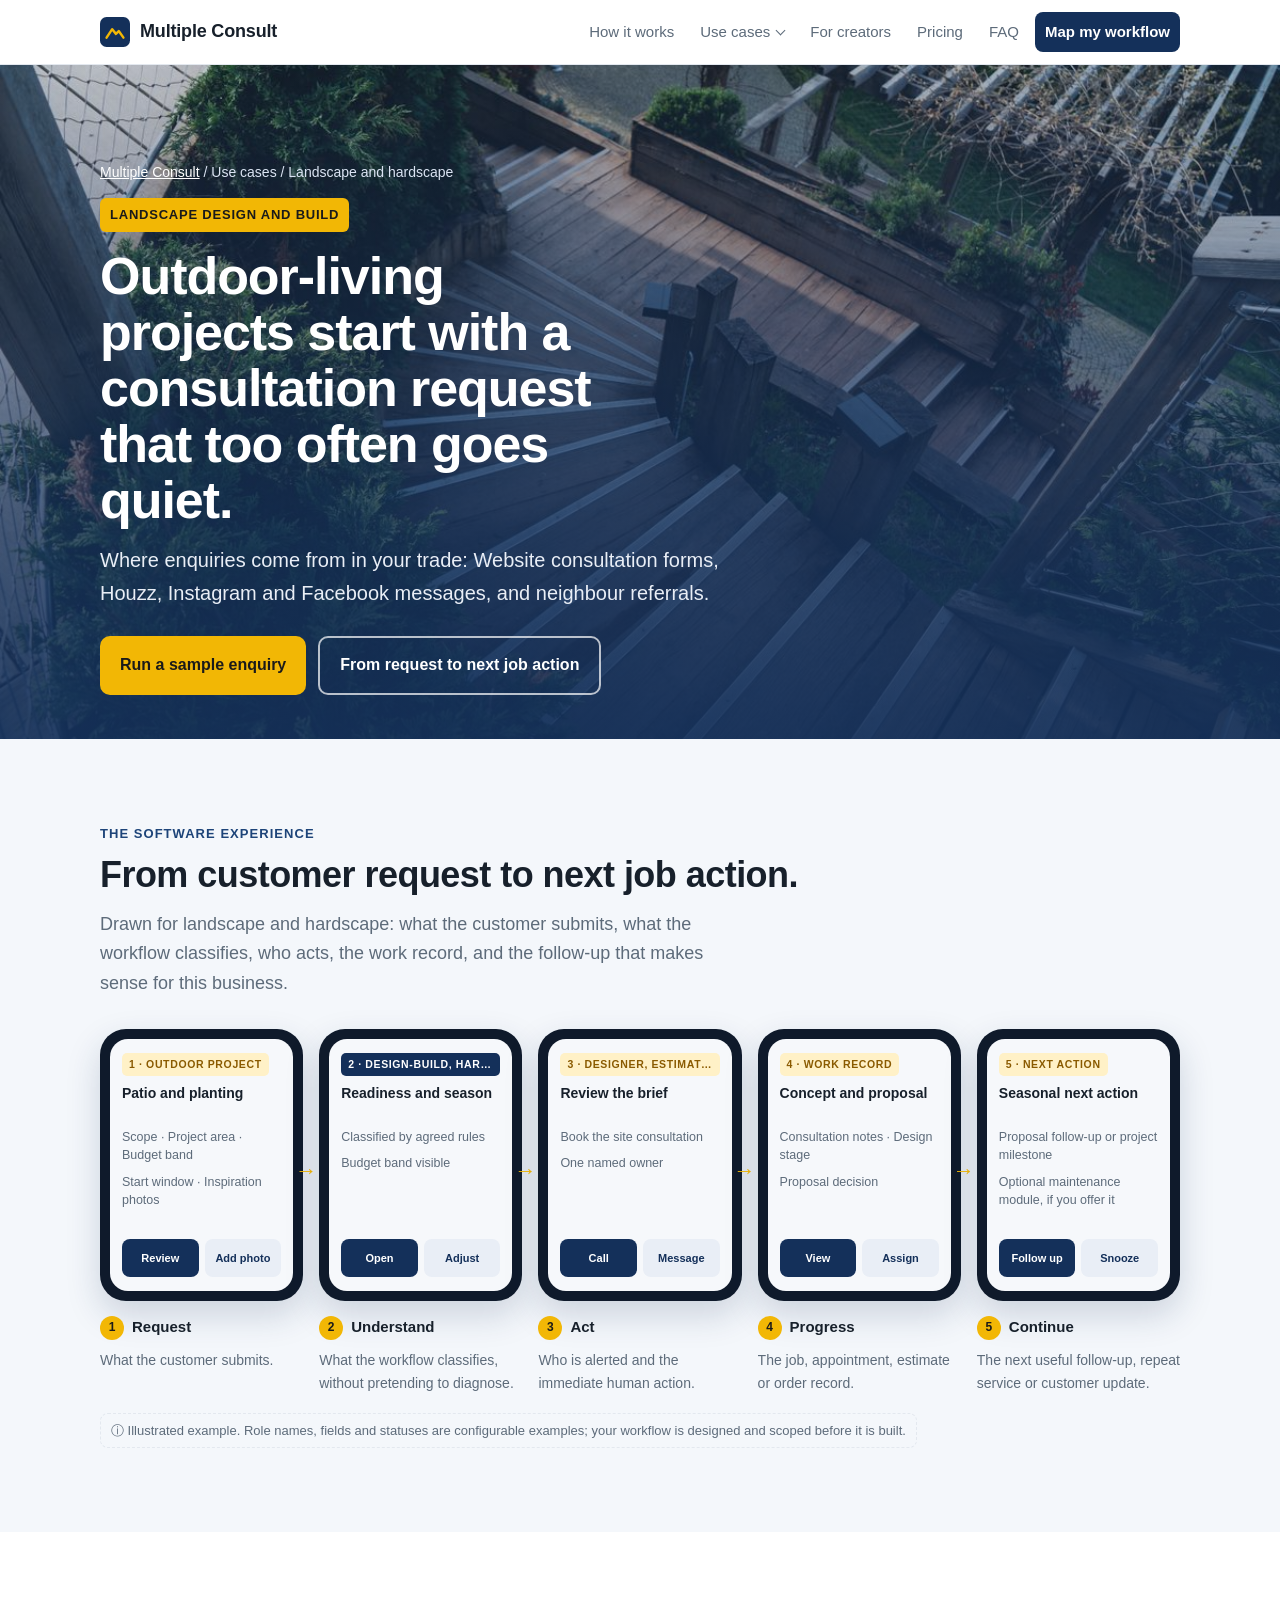
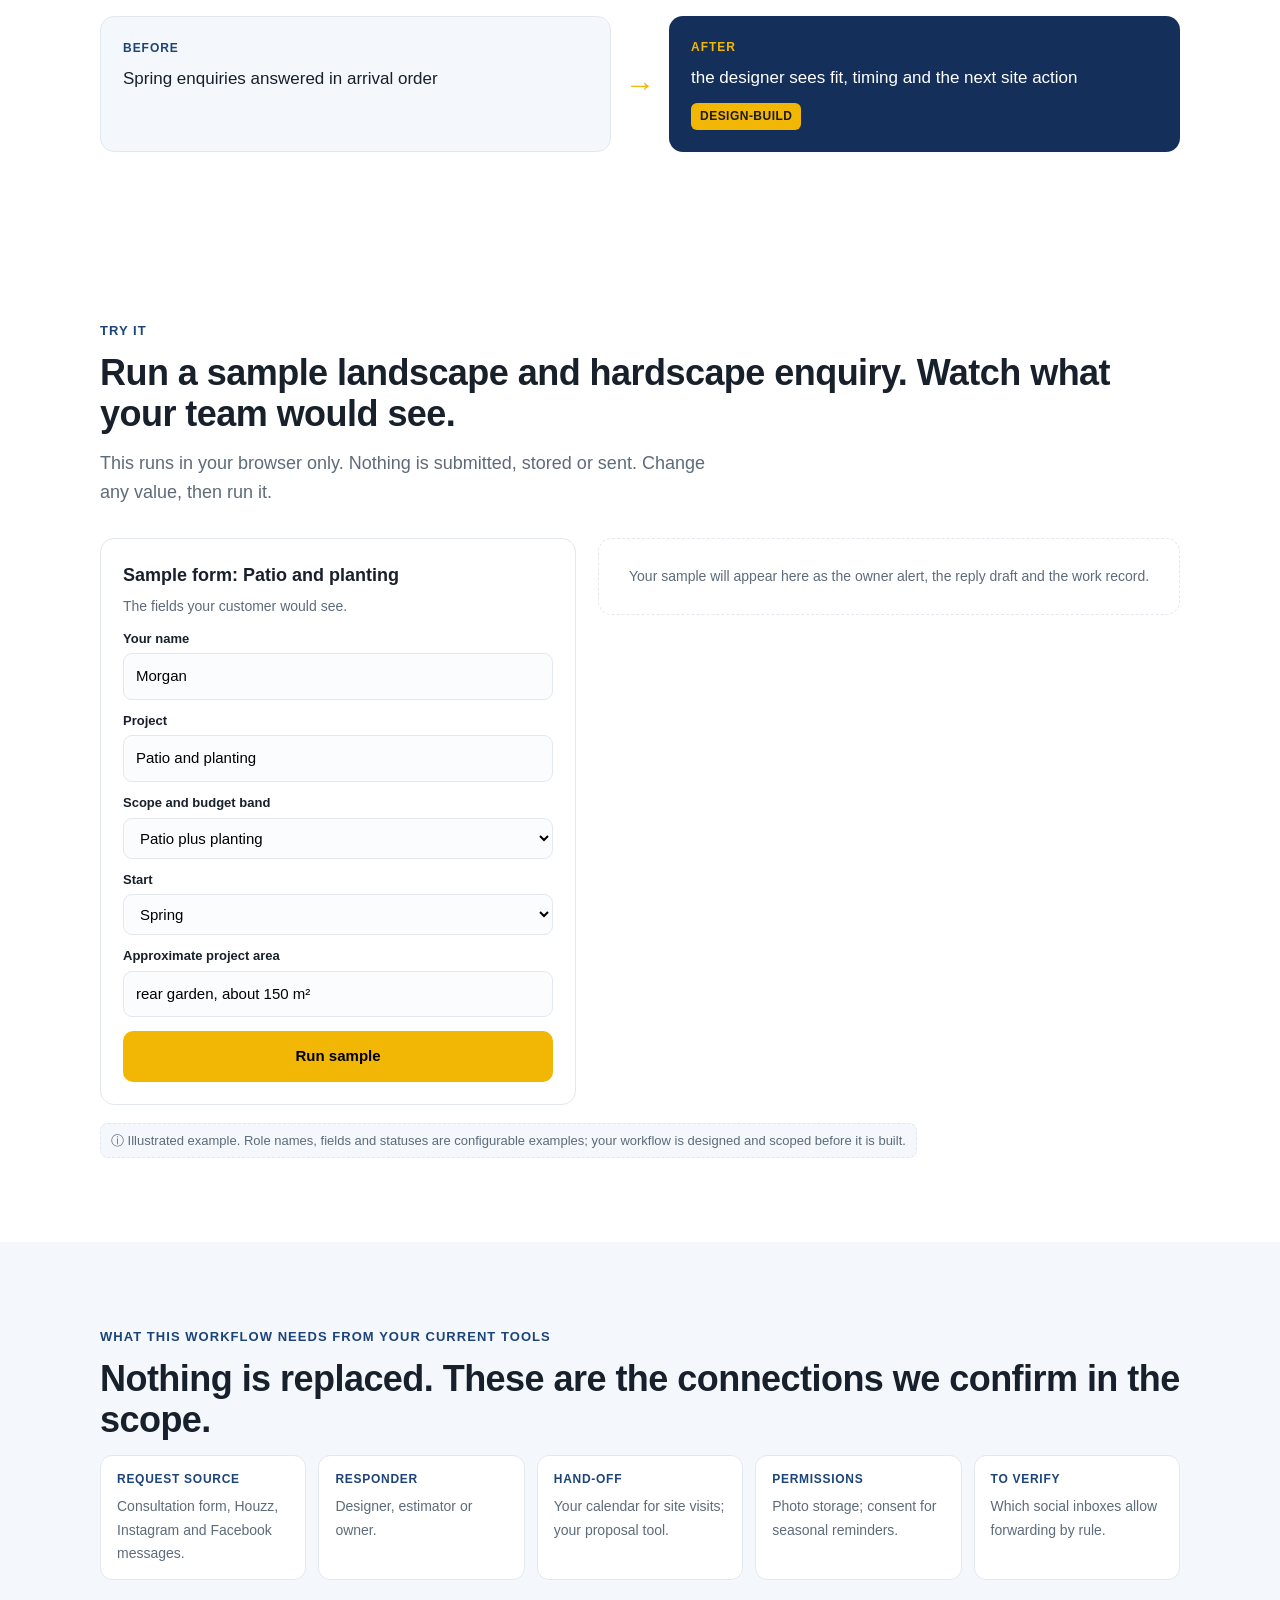
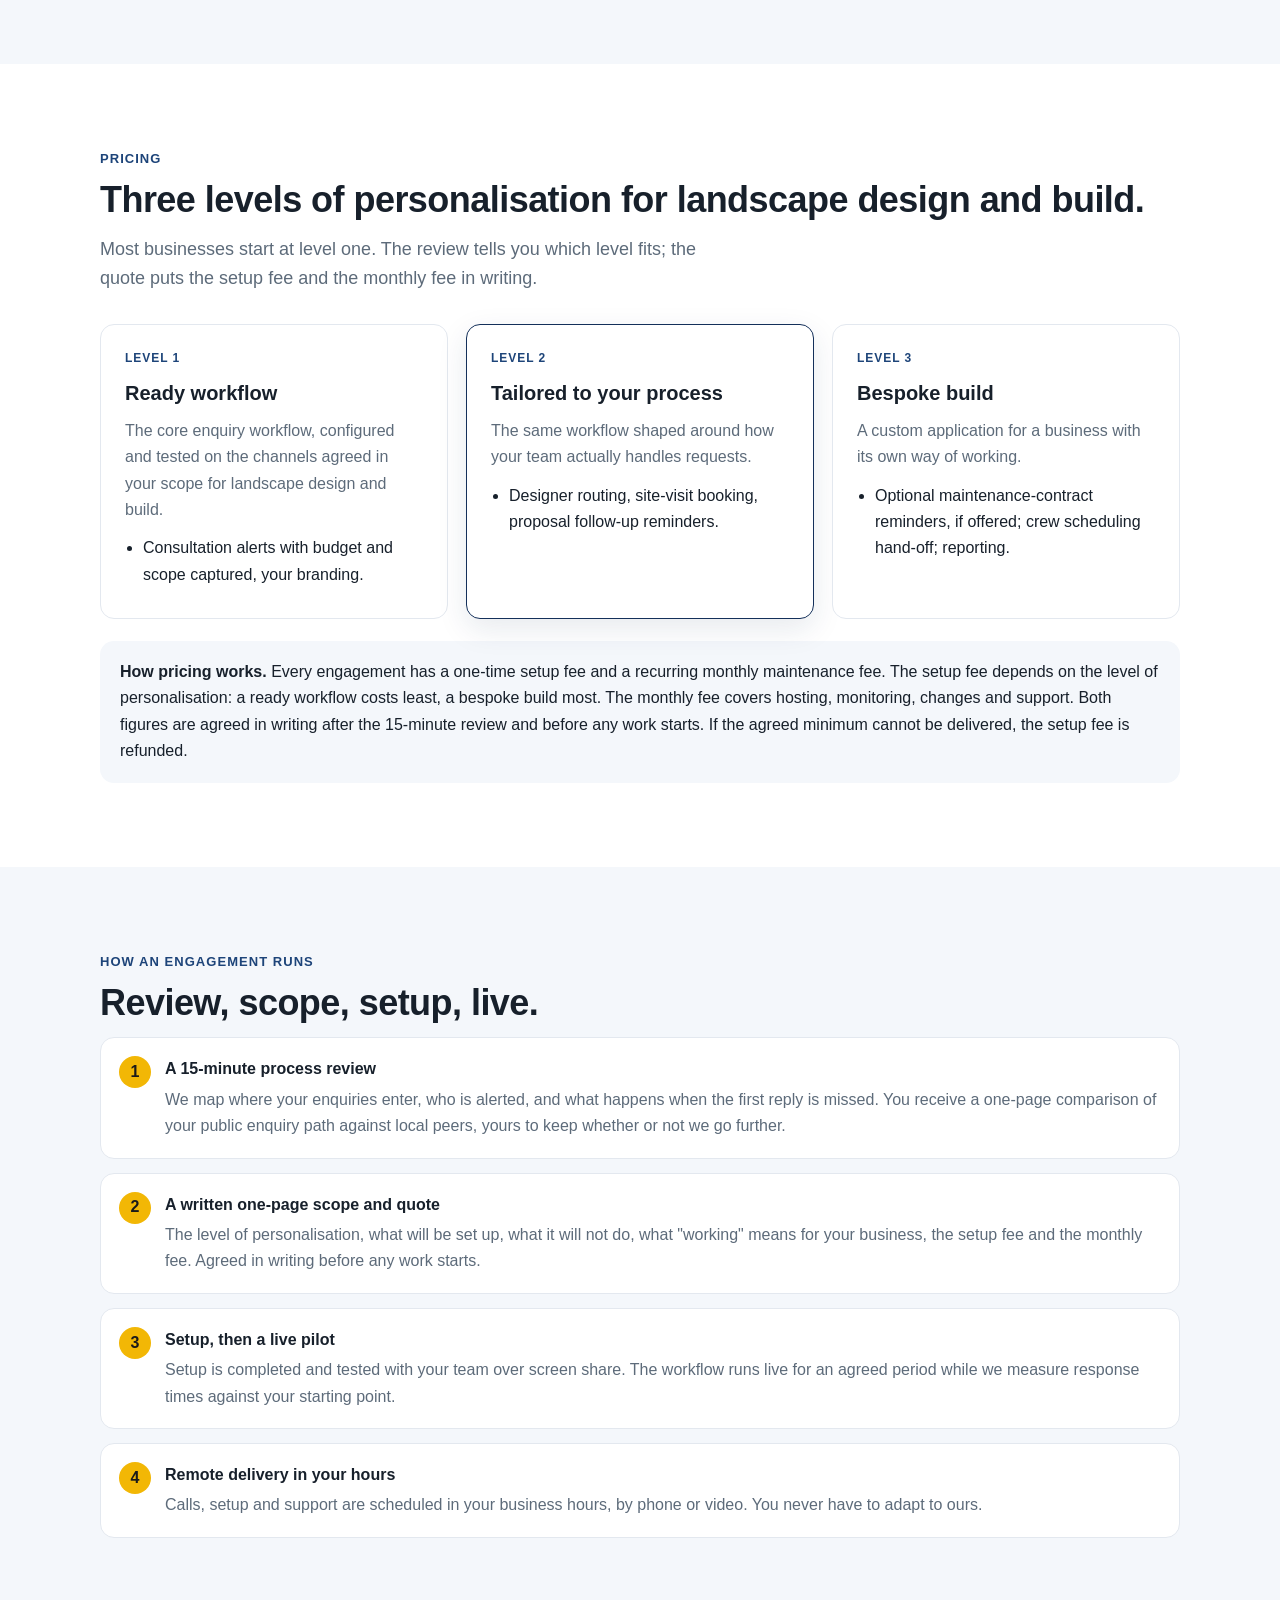
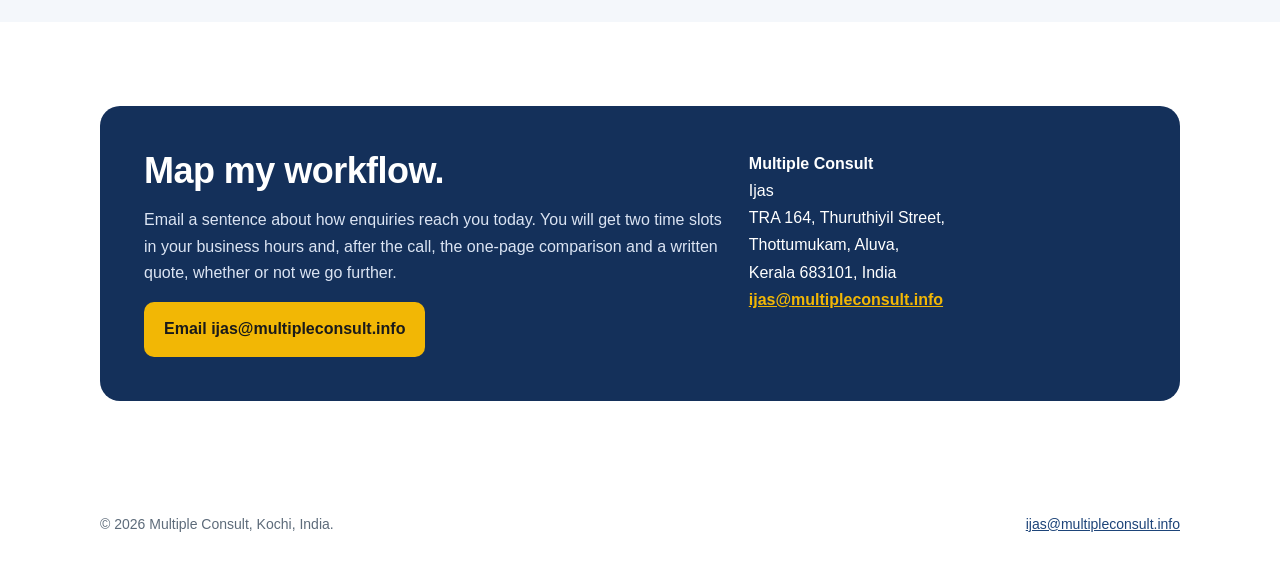
<file: landscape.html>
<!doctype html>
<html lang="en"><head><meta charset="utf-8"><meta name="viewport" content="width=device-width, initial-scale=1">
<title>Landscape design and build | Multiple Consult</title><meta name="description" content="How an enquiry-response workflow works for landscape design and build: the form, what is classified, who acts, the work record, the follow-up, three personalisation levels, and a sample you can run.">
<meta property="og:title" content="Landscape design and build | Multiple Consult"><meta property="og:description" content="How an enquiry-response workflow works for landscape design and build: the form, what is classified, who acts, the work record, the follow-up, three personalisation levels, and a sample you can run.">
<link rel="icon" href="data:image/svg+xml,%3Csvg xmlns='http://www.w3.org/2000/svg' viewBox='0 0 32 32'%3E%3Crect width='32' height='32' rx='7' fill='%2314305a'/%3E%3Cpath d='M7 22l6-9 4 5 3-3 5 7' stroke='%23f2b705' stroke-width='2.6' fill='none' stroke-linecap='round' stroke-linejoin='round'/%3E%3C/svg%3E"><link rel="stylesheet" href="style.css?v=12"></head><body>
<header class="top"><div class="wrap"><a class="brand" href="index.html" aria-label="Multiple Consult home"><svg viewBox="0 0 32 32" aria-hidden="true"><rect width="32" height="32" rx="7" fill="#14305a"/><path d="M7 22l6-9 4 5 3-3 5 7" stroke="#f2b705" stroke-width="2.6" fill="none" stroke-linecap="round" stroke-linejoin="round"/></svg>Multiple Consult</a>
<nav class="nav" aria-label="Main"><a href="index.html#journey">How it works</a><div class="has-menu"><a href="index.html#usecases" class="uc-toggle">Use cases</a><div class="menu" role="menu"><a href="roofing.html"><svg viewBox="0 0 24 24" fill="none" stroke="#14305a" stroke-width="1.8" stroke-linecap="round" stroke-linejoin="round"><path d="M3 12l9-8 9 8"/><path d="M5 10v10h14V10"/></svg>Roofing</a><a href="hvac.html"><svg viewBox="0 0 24 24" fill="none" stroke="#14305a" stroke-width="1.8" stroke-linecap="round" stroke-linejoin="round"><rect x="3" y="6" width="18" height="12" rx="2"/><path d="M7 14h10M7 10h10"/></svg>HVAC</a><a href="plumbing.html"><svg viewBox="0 0 24 24" fill="none" stroke="#14305a" stroke-width="1.8" stroke-linecap="round" stroke-linejoin="round"><path d="M12 3c3 4 5 7 5 10a5 5 0 0 1-10 0c0-3 2-6 5-10z"/></svg>Plumbing</a><a href="restoration.html"><svg viewBox="0 0 24 24" fill="none" stroke="#14305a" stroke-width="1.8" stroke-linecap="round" stroke-linejoin="round"><path d="M12 3l9 16H3z"/><path d="M12 10v4M12 17h.01"/></svg>Restoration</a><a href="remodeling.html"><svg viewBox="0 0 24 24" fill="none" stroke="#14305a" stroke-width="1.8" stroke-linecap="round" stroke-linejoin="round"><path d="M3 10l9-7 9 7v10H3z"/><path d="M9 20v-6h6v6"/></svg>Remodelling</a><a href="windows-doors-siding.html"><svg viewBox="0 0 24 24" fill="none" stroke="#14305a" stroke-width="1.8" stroke-linecap="round" stroke-linejoin="round"><rect x="4" y="3" width="16" height="18" rx="1"/><path d="M12 3v18M4 12h16"/></svg>Windows, doors and siding</a><a href="landscape.html"><svg viewBox="0 0 24 24" fill="none" stroke="#14305a" stroke-width="1.8" stroke-linecap="round" stroke-linejoin="round"><path d="M3 20h18"/><path d="M12 20V9"/><path d="M12 9c-3 0-5-2-5-5 3 0 5 2 5 5zM12 12c3 0 5-2 5-5-3 0-5 2-5 5z"/></svg>Landscape and hardscape</a><a href="foundation.html"><svg viewBox="0 0 24 24" fill="none" stroke="#14305a" stroke-width="1.8" stroke-linecap="round" stroke-linejoin="round"><path d="M3 21h18M5 21V10l7-5 7 5v11"/><path d="M9 21v-6l2 2 2-3 2 3v4"/></svg>Foundation repair</a><a href="salons-barbers.html"><svg viewBox="0 0 24 24" fill="none" stroke="#14305a" stroke-width="1.8" stroke-linecap="round" stroke-linejoin="round"><circle cx="6" cy="6" r="3"/><circle cx="6" cy="18" r="3"/><path d="M20 4L8.5 15.5M20 20L8.5 8.5"/></svg>Salons and barbers</a><a href="retail.html"><svg viewBox="0 0 24 24" fill="none" stroke="#14305a" stroke-width="1.8" stroke-linecap="round" stroke-linejoin="round"><path d="M3 9l1-5h16l1 5"/><path d="M3 9h18v3a3 3 0 0 1-6 0 3 3 0 0 1-6 0 3 3 0 0 1-6 0z"/><path d="M5 12v9h14v-9"/></svg>Retail and e-commerce</a><a href="auto-repair.html"><svg viewBox="0 0 24 24" fill="none" stroke="#14305a" stroke-width="1.8" stroke-linecap="round" stroke-linejoin="round"><path d="M3 13l2-5h14l2 5v6H3z"/><circle cx="7" cy="17" r="1.5"/><circle cx="17" cy="17" r="1.5"/></svg>Auto repair</a><a href="creators.html"><svg viewBox="0 0 24 24" fill="none" stroke="#14305a" stroke-width="1.8" stroke-linecap="round" stroke-linejoin="round"><rect x="3" y="5" width="14" height="14" rx="2"/><path d="M17 10l4-2v8l-4-2"/></svg>Creators with expertise</a><a class="all" href="index.html#usecases">See all use cases</a></div></div><a href="creators.html">For creators</a><a href="index.html#pricing">Pricing</a><a href="index.html#faq">FAQ</a><a class="cta" href="index.html#contact">Map my workflow</a></nav></div></header>
<main id="top">
<section class="hero photo short" style="padding:0"><img src="img/landscape.jpg" width="900" height="1200" alt="Timber garden steps with new planting, a design-build project" fetchpriority="high"><div class="wrap"><div class="crumb"><a href="index.html">Multiple Consult</a> / Use cases / Landscape and hardscape</div>
<span class="kicker">Landscape design and build</span><h1>Outdoor-living projects start with a consultation request that too often goes quiet.</h1><p>Where enquiries come from in your trade: Website consultation forms, Houzz, Instagram and Facebook messages, and neighbour referrals.</p>
<div class="btn-row"><a class="btn" href="#try">Run a sample enquiry</a><a class="btn ghost" href="#journey">From request to next job action</a></div></div></section>
<section id="journey" class=alt><div class="wrap"><p class="eyebrow">The software experience</p><h2>From customer request to next job action.</h2><p class="sub">Drawn for landscape and hardscape: what the customer submits, what the workflow classifies, who acts, the work record, and the follow-up that makes sense for this business.</p><p class="swipe">Swipe through the workflow &rarr;</p><div class="journey j5"><div class="jstep"><div class="mini"><div class="scr"><span class="lbl">1 · Outdoor project</span><div class="ttl">Patio and planting</div><div class="ln">Scope · Project area · Budget band</div><div class="ln">Start window · Inspiration photos</div><div class="btns"><span class="b1">Review</span><span class="b2">Add photo</span></div></div></div><div class="n"><b>1</b>Request</div><p>What the customer submits.</p></div><div class="jstep"><div class="mini"><div class="scr"><span class="lbl chip">2 · Design-build, hardscape, planting, or outside fit</span><div class="ttl">Readiness and season</div><div class="ln">Classified by agreed rules</div><div class="ln">Budget band visible</div><div class="btns"><span class="b1">Open</span><span class="b2">Adjust</span></div></div></div><div class="n"><b>2</b>Understand</div><p>What the workflow classifies, without pretending to diagnose.</p></div><div class="jstep"><div class="mini"><div class="scr"><span class="lbl">3 · Designer, estimator or owner (example roles)</span><div class="ttl">Review the brief</div><div class="ln">Book the site consultation</div><div class="ln">One named owner</div><div class="btns"><span class="b1">Call</span><span class="b2">Message</span></div></div></div><div class="n"><b>3</b>Act</div><p>Who is alerted and the immediate human action.</p></div><div class="jstep"><div class="mini"><div class="scr"><span class="lbl">4 · Work record</span><div class="ttl">Concept and proposal</div><div class="ln">Consultation notes · Design stage</div><div class="ln">Proposal decision</div><div class="btns"><span class="b1">View</span><span class="b2">Assign</span></div></div></div><div class="n"><b>4</b>Progress</div><p>The job, appointment, estimate or order record.</p></div><div class="jstep"><div class="mini"><div class="scr"><span class="lbl">5 · Next action</span><div class="ttl">Seasonal next action</div><div class="ln">Proposal follow-up or project milestone</div><div class="ln">Optional maintenance module, if you offer it</div><div class="btns"><span class="b1">Follow up</span><span class="b2">Snooze</span></div></div></div><div class="n"><b>5</b>Continue</div><p>The next useful follow-up, repeat service or customer update.</p></div></div><div class="illus">&#9432; Illustrated example. Role names, fields and statuses are configurable examples; your workflow is designed and scoped before it is built.</div></div></section>
<section><div class="wrap"><div class="ba"><div class="ba-b"><span>Before</span><p>Spring enquiries answered in arrival order</p></div><div class="ba-arrow">&rarr;</div><div class="ba-a"><span>After</span><p>the designer sees fit, timing and the next site action</p><em class="chipx">Design-build</em></div></div></div></section>
<section id="try"><div class="wrap"><p class="eyebrow">Try it</p><h2>Run a sample landscape and hardscape enquiry. Watch what your team would see.</h2><p class="sub">This runs in your browser only. Nothing is submitted, stored or sent. Change any value, then run it.</p>
<div class="demo"><form class="dform" data-demo="landscape" data-cfg='{&quot;mode&quot;: &quot;business&quot;, &quot;ack&quot;: [&quot;Thanks, {name}. We have your request.&quot;, &quot;A named person will be in touch with a real time, not \&quot;shortly\&quot;.&quot;], &quot;alert&quot;: [&quot;Design-build · {project}&quot;, &quot;{name} · {size} · {budget} · Start {start_l}&quot;], &quot;reply&quot;: &quot;Hi {name}, thank you for outlining the {project_l} project. I&#x27;ll have our designer review the brief and contact you with site-consultation options so we can confirm fit, timing and next steps.&quot;, &quot;record&quot;: [&quot;Owner: Designer or estimator (example role) · Status: Brief under review&quot;, &quot;Site consultation: To offer · Next action: Send options to {name}&quot;], &quot;remember&quot;: [&quot;Follow-up: proposal&quot;, &quot;Remind the designer if the proposal has no decision after 10 days.&quot;], &quot;rules&quot;: [{&quot;when&quot;: {&quot;start&quot;: &quot;As soon as possible&quot;}, &quot;set&quot;: {&quot;alert&quot;: [&quot;Design-build · {project} · Start now&quot;, &quot;{name} · {size} · {budget}&quot;]}}, {&quot;when&quot;: {&quot;start&quot;: &quot;Autumn&quot;}, &quot;set&quot;: {&quot;alert&quot;: [&quot;Design-build · {project} · Autumn start&quot;, &quot;{name} · {size} · {budget}&quot;]}}]}' onsubmit="return false"><h3>Sample form: Patio and planting</h3><p class="sub">The fields your customer would see.</p><div class="fld"><label for="landscape-name">Your name</label><input id="landscape-name" data-f="name" value="Morgan"></div><div class="fld"><label for="landscape-project">Project</label><input id="landscape-project" data-f="project" value="Patio and planting"></div><div class="fld"><label for="landscape-budget">Scope and budget band</label><select id="landscape-budget" data-f="budget"><option>Patio or planting only</option><option selected>Patio plus planting</option><option>Full outdoor room</option></select></div><div class="fld"><label for="landscape-start">Start</label><select id="landscape-start" data-f="start"><option>As soon as possible</option><option selected>Spring</option><option>Autumn</option></select></div><div class="fld"><label for="landscape-size">Approximate project area</label><input id="landscape-size" data-f="size" value="rear garden, about 150 m²"></div><button type="button" class="go">Run sample</button><button type="button" class="reset" style="display:none">Reset</button></form>
<div class="dout" data-wait="Your sample will appear here as the owner alert, the reply draft and the work record."><div class="dwait">Your sample will appear here as the owner alert, the reply draft and the work record.</div></div></div><div class="illus">&#9432; Illustrated example. Role names, fields and statuses are configurable examples; your workflow is designed and scoped before it is built.</div></div></section>
<section class="alt"><div class="wrap"><p class="eyebrow">What this workflow needs from your current tools</p><h2>Nothing is replaced. These are the connections we confirm in the scope.</h2><div class="integ"><div><b>Request source</b><p>Consultation form, Houzz, Instagram and Facebook messages.</p></div><div><b>Responder</b><p>Designer, estimator or owner.</p></div><div><b>Hand-off</b><p>Your calendar for site visits; your proposal tool.</p></div><div><b>Permissions</b><p>Photo storage; consent for seasonal reminders.</p></div><div><b>To verify</b><p>Which social inboxes allow forwarding by rule.</p></div></div></div></section>
<section><div class="wrap"><p class="eyebrow">Pricing</p><h2>Three levels of personalisation for landscape design and build.</h2><p class="sub">Most businesses start at level one. The review tells you which level fits; the quote puts the setup fee and the monthly fee in writing.</p><div class="levels">
<div class="level"><div class="lv">Level 1</div><h3>Ready workflow</h3><p>The core enquiry workflow, configured and tested on the channels agreed in your scope for landscape design and build.</p><ul><li>Consultation alerts with budget and scope captured, your branding.</li></ul></div>
<div class="level mid"><div class="lv">Level 2</div><h3>Tailored to your process</h3><p>The same workflow shaped around how your team actually handles requests.</p><ul><li>Designer routing, site-visit booking, proposal follow-up reminders.</li></ul></div>
<div class="level"><div class="lv">Level 3</div><h3>Bespoke build</h3><p>A custom application for a business with its own way of working.</p><ul><li>Optional maintenance-contract reminders, if offered; crew scheduling hand-off; reporting.</li></ul></div></div>
<div class="price-note"><strong>How pricing works.</strong> Every engagement has a one-time setup fee and a recurring monthly maintenance fee. The setup fee depends on the level of personalisation: a ready workflow costs least, a bespoke build most. The monthly fee covers hosting, monitoring, changes and support. Both figures are agreed in writing after the 15-minute review and before any work starts. If the agreed minimum cannot be delivered, the setup fee is refunded.</div></div></section>
<section class="alt"><div class="wrap"><p class="eyebrow">How an engagement runs</p><h2>Review, scope, setup, live.</h2><ol class="steps">
<li><strong>A 15-minute process review</strong><p>We map where your enquiries enter, who is alerted, and what happens when the first reply is missed. You receive a one-page comparison of your public enquiry path against local peers, yours to keep whether or not we go further.</p></li>
<li><strong>A written one-page scope and quote</strong><p>The level of personalisation, what will be set up, what it will not do, what "working" means for your business, the setup fee and the monthly fee. Agreed in writing before any work starts.</p></li>
<li><strong>Setup, then a live pilot</strong><p>Setup is completed and tested with your team over screen share. The workflow runs live for an agreed period while we measure response times against your starting point.</p></li>
<li><strong>Remote delivery in your hours</strong><p>Calls, setup and support are scheduled in your business hours, by phone or video. You never have to adapt to ours.</p></li></ol></div></section>
<section id="contact"><div class="wrap"><div class="contact"><div><h2>Map my workflow.</h2><p>Email a sentence about how enquiries reach you today. You will get two time slots in your business hours and, after the call, the one-page comparison and a written quote, whether or not we go further.</p><a class="btn" href="mailto:ijas@multipleconsult.info?subject=Process%20review%20request%20(Landscape%20and%20hardscape)">Email ijas@multipleconsult.info</a></div>
<address><strong>Multiple Consult</strong><br>Ijas<br>TRA 164, Thuruthiyil Street,<br>Thottumukam, Aluva,<br>Kerala 683101, India<br><a href="mailto:ijas@multipleconsult.info">ijas@multipleconsult.info</a></address></div></div></section></main><footer><div class="wrap"><span>&copy; 2026 Multiple Consult, Kochi, India.</span><span><a href="mailto:ijas@multipleconsult.info">ijas@multipleconsult.info</a></span></div></footer><script>(function(){var t=document.querySelector('.has-menu>a'),p=t&&t.parentElement;if(!p)return;t.setAttribute('role','button');t.setAttribute('aria-haspopup','true');t.setAttribute('aria-expanded','false');function set(o){p.classList.toggle('open',o);t.setAttribute('aria-expanded',o?'true':'false');}t.addEventListener('click',function(e){e.preventDefault();set(!p.classList.contains('open'));});document.addEventListener('click',function(e){if(!p.contains(e.target))set(false);});document.addEventListener('keydown',function(e){if(e.key==='Escape')set(false);});p.addEventListener('mouseleave',function(){set(false);});})();</script><script>(function(){function esc(s){return String(s).replace(/[&<>"']/g,function(c){return{'&':'&amp;','<':'&lt;','>':'&gt;','"':'&quot;',"'":'&#39;'}[c]});}
function fill(t,v){return String(t).replace(/\{(\w+)\}/g,function(m,k){if(k.slice(-2)==='_l'){var b=v[k.slice(0,-2)]||'';return esc(b.charAt(0).toLowerCase()+b.slice(1));}return esc(v[k]||'');});}
function card(k,kc,strong,p,acts,draft){var d=document.createElement('div');d.className='dcard';d.innerHTML='<span class="k '+kc+'">'+k+'</span><strong>'+strong+'</strong>'+(p?'<p>'+p+'</p>':'')+(draft?'<div class="draft">'+draft+'</div>':'')+(acts?'<div class="acts">'+acts.map(function(a,i){return '<span class="'+(i===0?'p':'')+'">'+a+'</span>'}).join('')+'</div>':'');return d;}
function resolve(cfg,v){var o={alert:cfg.alert,reply:cfg.reply,record:cfg.record,remember:cfg.remember};(cfg.rules||[]).forEach(function(r){var ok=Object.keys(r.when).every(function(k){return v[k]===r.when[k];});if(ok){Object.keys(r.set).forEach(function(k){o[k]=r.set[k];});}});return o;}
document.querySelectorAll('form[data-demo]').forEach(function(f){var cfg=JSON.parse(f.getAttribute('data-cfg'));var out=f.parentElement.querySelector('.dout');var go=f.querySelector('.go'),rs=f.querySelector('.reset');
function cur(){var v={};f.querySelectorAll('[data-f]').forEach(function(i){v[i.getAttribute('data-f')]=i.value.trim();});return v;}
function refresh(){var v=cur();f.querySelectorAll('.fld[data-show]').forEach(function(d){var m=d.getAttribute('data-show').split('=');var ok=m[1].split('|').indexOf(v[m[0]])>=0;d.classList.toggle('hide',!ok);});}
f.querySelectorAll('select').forEach(function(sel){sel.addEventListener('change',refresh);});refresh();
go.addEventListener('click',function(){var v={};f.querySelectorAll('.fld').forEach(function(d){if(d.classList.contains('hide'))return;var i=d.querySelector('[data-f]');v[i.getAttribute('data-f')]=i.value.trim();});var now=new Date();function t(m){var d=new Date(now.getTime()+m*60000);return d.toLocaleTimeString([],{hour:'numeric',minute:'2-digit'});}
out.innerHTML='';var cards=[];
if(cfg.mode==='creator'){if(v.perm!=='Approved for anonymised research'){cards=[card('Permission required','b','This signal cannot be analysed yet','Only material the creator has permission to analyse enters the demand board. Record the source, ask for approval, and leave the question out of any pattern until then.',['Request approval','Leave out'])];}
else{var st=cfg.stages[v.stage]||cfg.stages['default'];cards=[card('Tagged insight · '+t(0),'b',fill(cfg.insight[0],v),fill(st.tag,v)),card('Small test','',fill(st.test[0],v),fill(st.test[1],v),['Approve test','Edit']),card('Draft reply — review before sending','',fill(cfg.reply[0],v),'Drafted from approved offers and your voice. Edit, then send.',['Send','Edit'],fill(st.reply,v)),card('Member next step','g',fill(st.next[0],v),fill(st.next[1],v),['Record decision'])];}}
else{var o=resolve(cfg,v);cards=[card('Received · '+t(0),'b',fill(cfg.ack[0],v),fill(cfg.ack[1],v)),card(fill(o.alert[0],v)+' · '+t(0),'',fill(o.alert[0],v),fill(o.alert[1],v),['Call now','Text','Email','Assign']),card('Draft — review before sending · '+t(1),'','Suggested reply to '+esc(v.name||''),'Drafted from your approved rules and this request. Edit, then send.',['Send','Edit'],fill(o.reply,v)),card('Work record','g',fill(o.record[0],v),fill(o.record[1],v),['View record','Reassign']),card('Remember','b',fill(o.remember[0],v),fill(o.remember[1],v),['Set reminder','Snooze'])];}
cards.forEach(function(c,i){out.appendChild(c);setTimeout(function(){c.classList.add('on');},150+i*420);});go.style.display='none';rs.style.display='block';if(window.innerWidth<900)out.scrollIntoView({behavior:'smooth',block:'start'});});
rs.addEventListener('click',function(){out.innerHTML='<div class="dwait">'+out.getAttribute('data-wait')+'</div>';go.style.display='block';rs.style.display='none';});});})();</script></body></html>
</file>
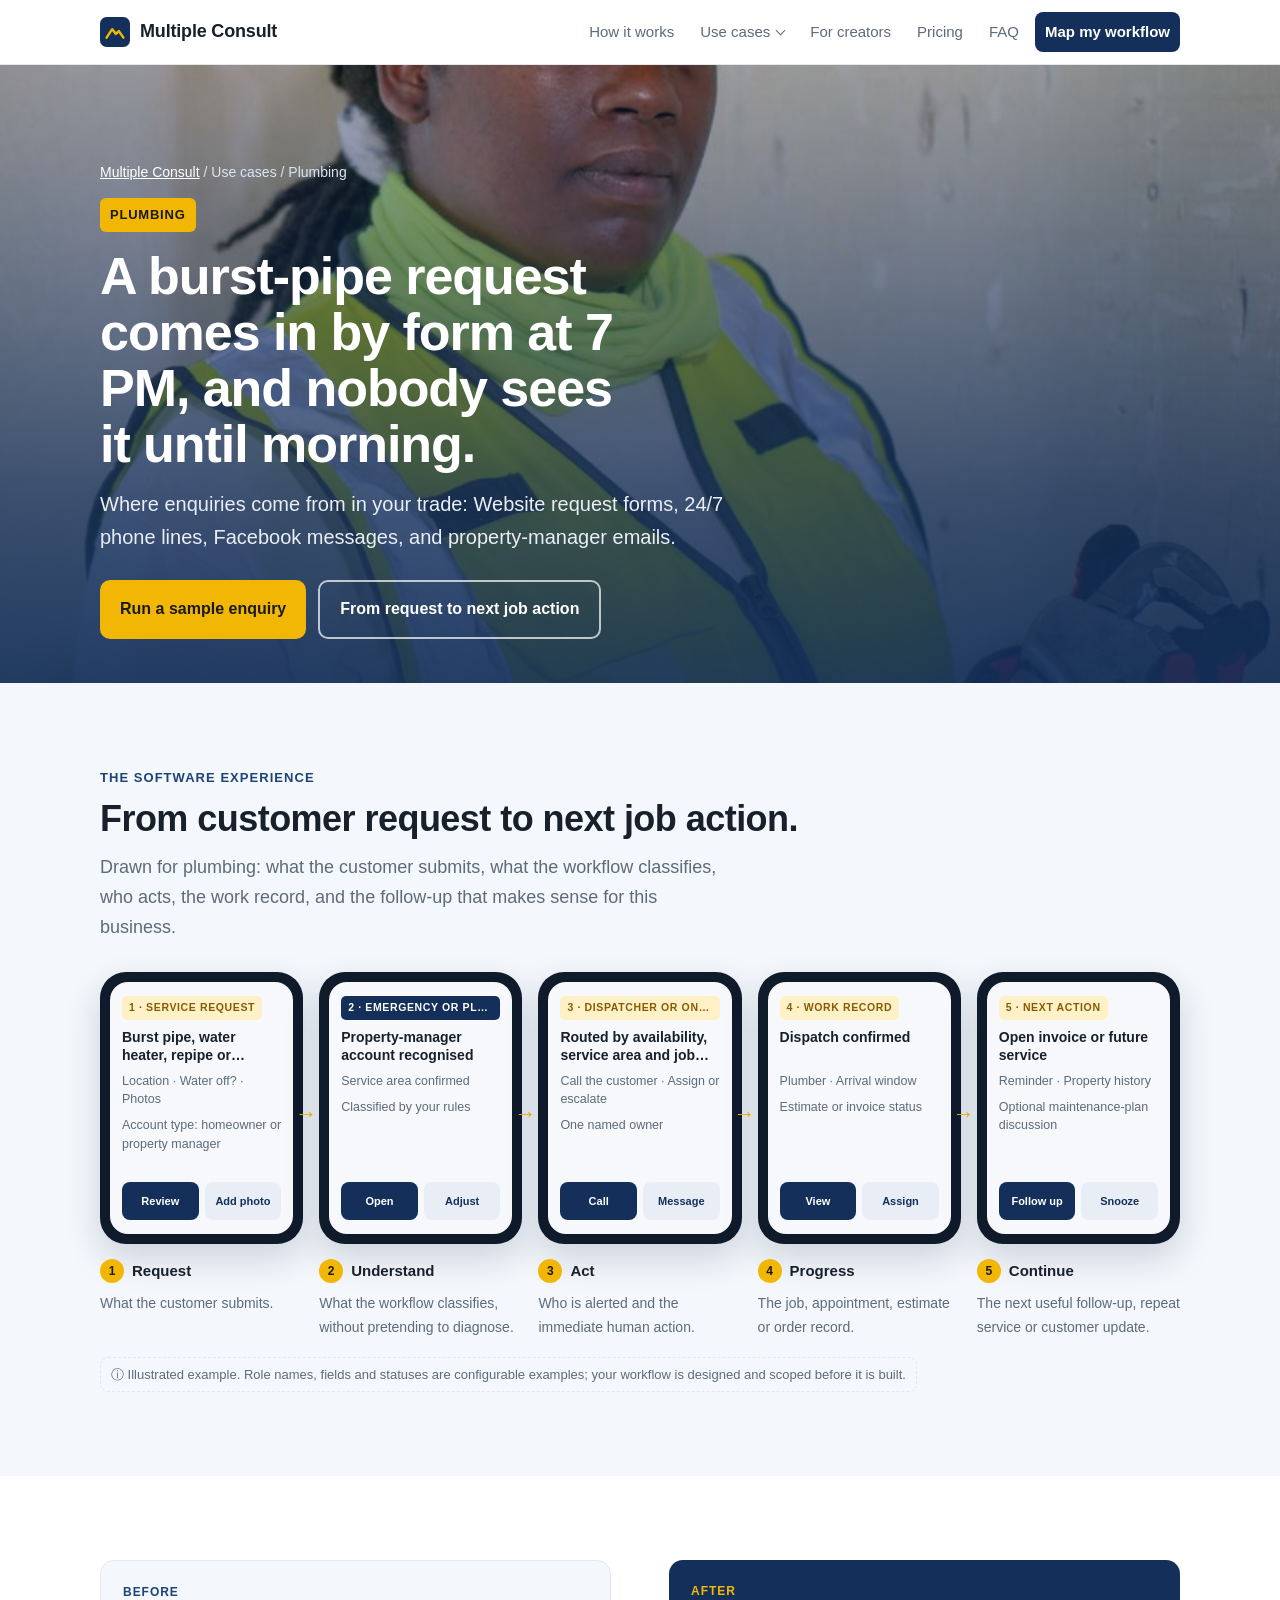
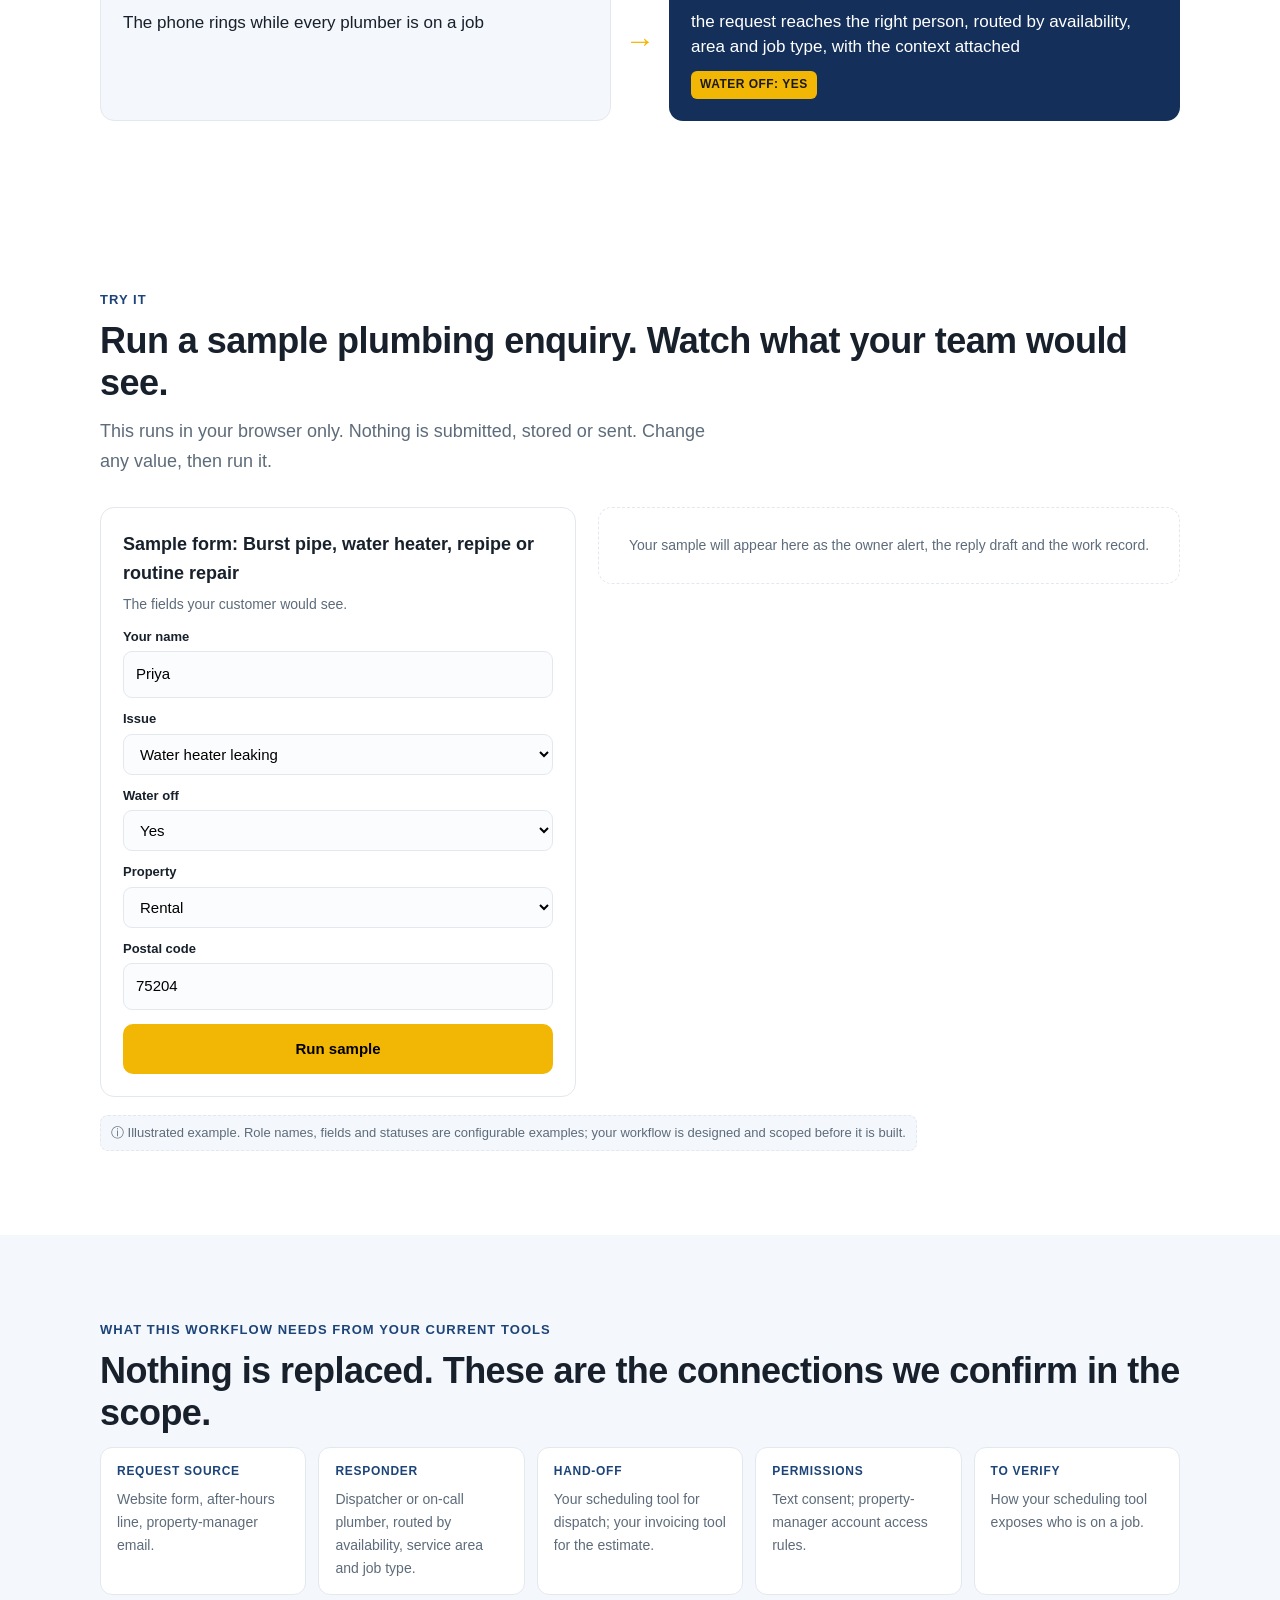
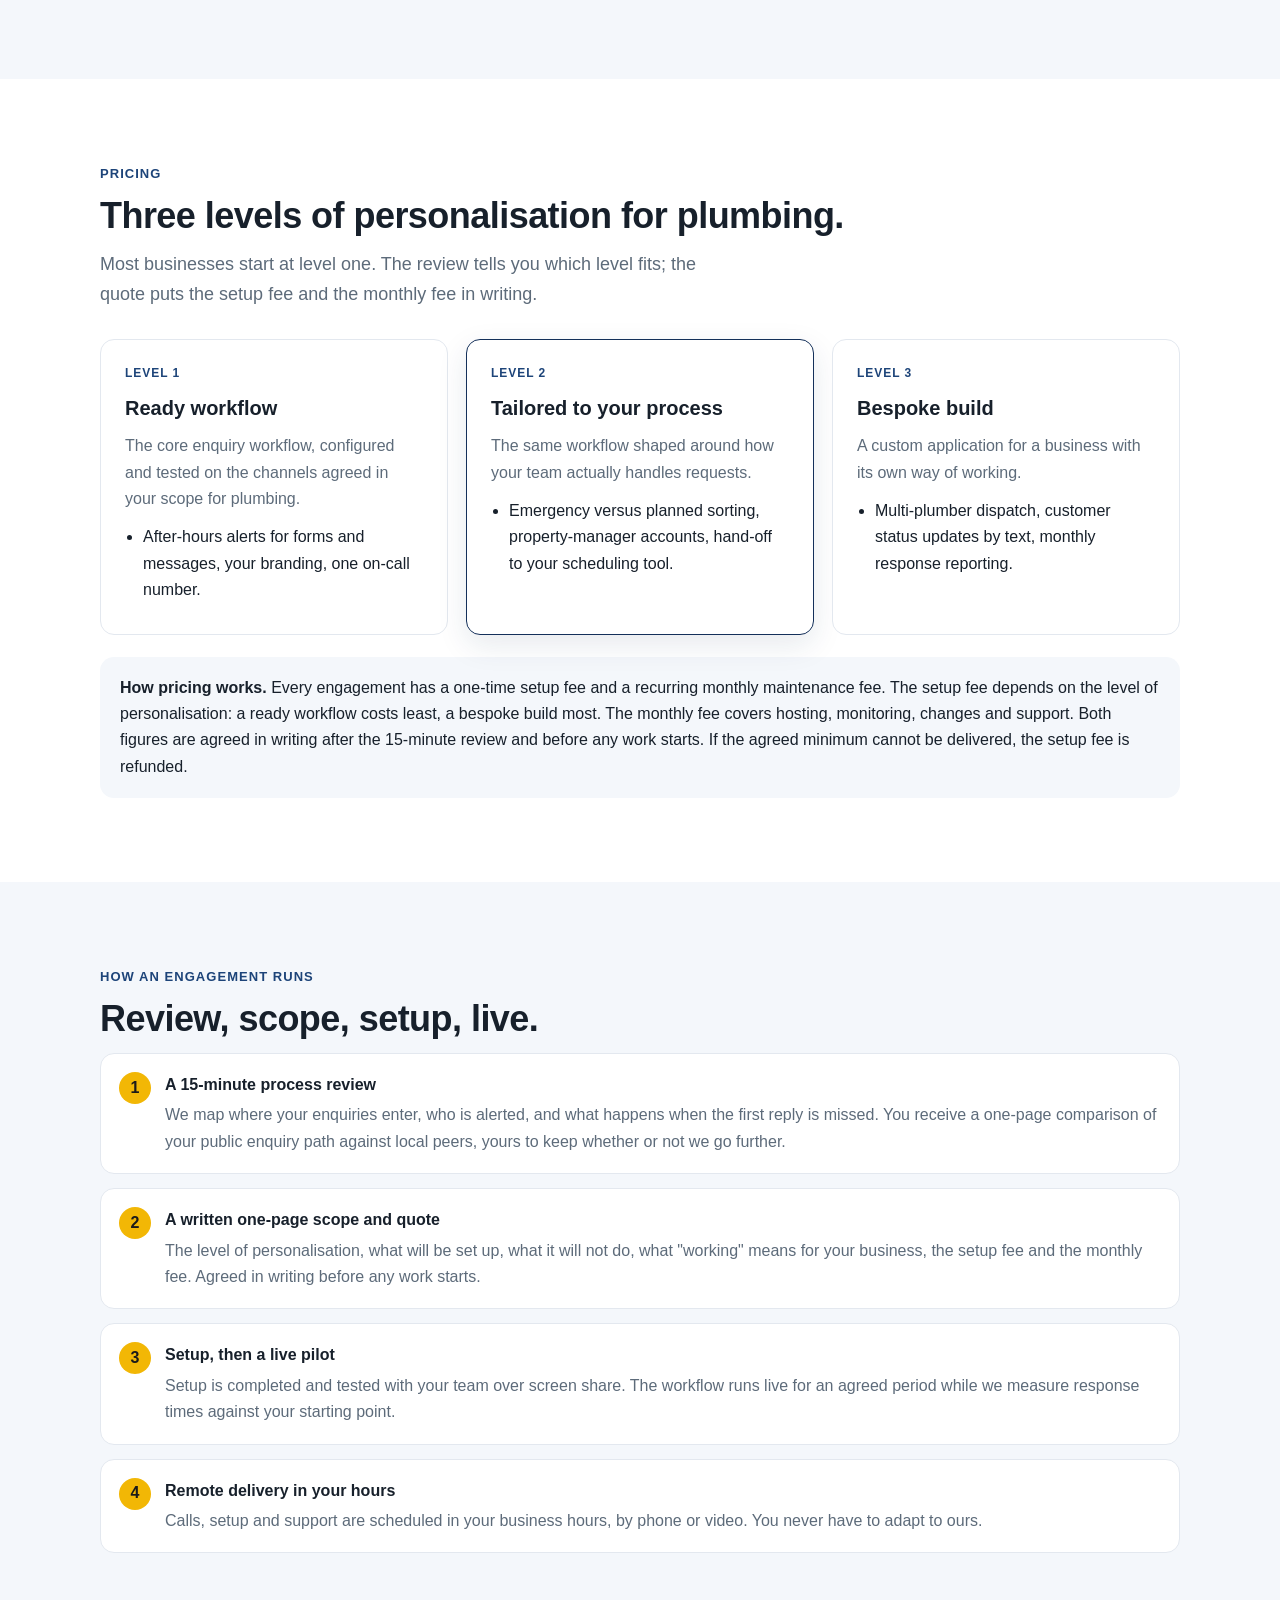
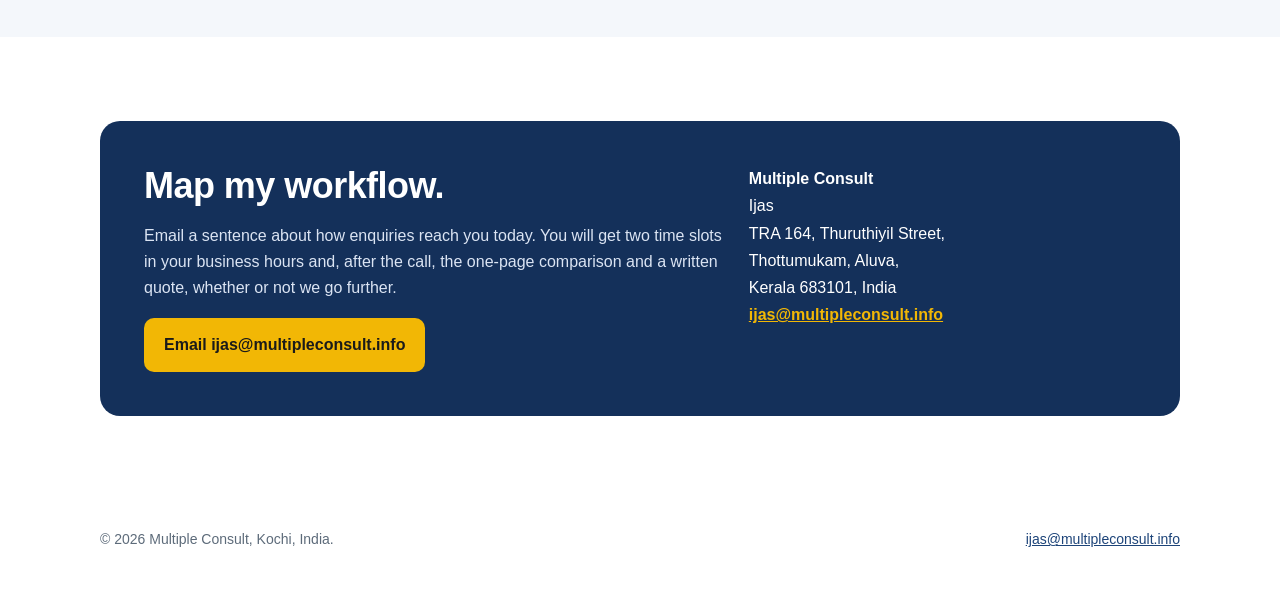
<file: plumbing.html>
<!doctype html>
<html lang="en"><head><meta charset="utf-8"><meta name="viewport" content="width=device-width, initial-scale=1">
<title>Plumbing | Multiple Consult</title><meta name="description" content="How an enquiry-response workflow works for plumbing: the form, what is classified, who acts, the work record, the follow-up, three personalisation levels, and a sample you can run.">
<meta property="og:title" content="Plumbing | Multiple Consult"><meta property="og:description" content="How an enquiry-response workflow works for plumbing: the form, what is classified, who acts, the work record, the follow-up, three personalisation levels, and a sample you can run.">
<link rel="icon" href="data:image/svg+xml,%3Csvg xmlns='http://www.w3.org/2000/svg' viewBox='0 0 32 32'%3E%3Crect width='32' height='32' rx='7' fill='%2314305a'/%3E%3Cpath d='M7 22l6-9 4 5 3-3 5 7' stroke='%23f2b705' stroke-width='2.6' fill='none' stroke-linecap='round' stroke-linejoin='round'/%3E%3C/svg%3E"><link rel="stylesheet" href="style.css?v=12"></head><body>
<header class="top"><div class="wrap"><a class="brand" href="index.html" aria-label="Multiple Consult home"><svg viewBox="0 0 32 32" aria-hidden="true"><rect width="32" height="32" rx="7" fill="#14305a"/><path d="M7 22l6-9 4 5 3-3 5 7" stroke="#f2b705" stroke-width="2.6" fill="none" stroke-linecap="round" stroke-linejoin="round"/></svg>Multiple Consult</a>
<nav class="nav" aria-label="Main"><a href="index.html#journey">How it works</a><div class="has-menu"><a href="index.html#usecases" class="uc-toggle">Use cases</a><div class="menu" role="menu"><a href="roofing.html"><svg viewBox="0 0 24 24" fill="none" stroke="#14305a" stroke-width="1.8" stroke-linecap="round" stroke-linejoin="round"><path d="M3 12l9-8 9 8"/><path d="M5 10v10h14V10"/></svg>Roofing</a><a href="hvac.html"><svg viewBox="0 0 24 24" fill="none" stroke="#14305a" stroke-width="1.8" stroke-linecap="round" stroke-linejoin="round"><rect x="3" y="6" width="18" height="12" rx="2"/><path d="M7 14h10M7 10h10"/></svg>HVAC</a><a href="plumbing.html"><svg viewBox="0 0 24 24" fill="none" stroke="#14305a" stroke-width="1.8" stroke-linecap="round" stroke-linejoin="round"><path d="M12 3c3 4 5 7 5 10a5 5 0 0 1-10 0c0-3 2-6 5-10z"/></svg>Plumbing</a><a href="restoration.html"><svg viewBox="0 0 24 24" fill="none" stroke="#14305a" stroke-width="1.8" stroke-linecap="round" stroke-linejoin="round"><path d="M12 3l9 16H3z"/><path d="M12 10v4M12 17h.01"/></svg>Restoration</a><a href="remodeling.html"><svg viewBox="0 0 24 24" fill="none" stroke="#14305a" stroke-width="1.8" stroke-linecap="round" stroke-linejoin="round"><path d="M3 10l9-7 9 7v10H3z"/><path d="M9 20v-6h6v6"/></svg>Remodelling</a><a href="windows-doors-siding.html"><svg viewBox="0 0 24 24" fill="none" stroke="#14305a" stroke-width="1.8" stroke-linecap="round" stroke-linejoin="round"><rect x="4" y="3" width="16" height="18" rx="1"/><path d="M12 3v18M4 12h16"/></svg>Windows, doors and siding</a><a href="landscape.html"><svg viewBox="0 0 24 24" fill="none" stroke="#14305a" stroke-width="1.8" stroke-linecap="round" stroke-linejoin="round"><path d="M3 20h18"/><path d="M12 20V9"/><path d="M12 9c-3 0-5-2-5-5 3 0 5 2 5 5zM12 12c3 0 5-2 5-5-3 0-5 2-5 5z"/></svg>Landscape and hardscape</a><a href="foundation.html"><svg viewBox="0 0 24 24" fill="none" stroke="#14305a" stroke-width="1.8" stroke-linecap="round" stroke-linejoin="round"><path d="M3 21h18M5 21V10l7-5 7 5v11"/><path d="M9 21v-6l2 2 2-3 2 3v4"/></svg>Foundation repair</a><a href="salons-barbers.html"><svg viewBox="0 0 24 24" fill="none" stroke="#14305a" stroke-width="1.8" stroke-linecap="round" stroke-linejoin="round"><circle cx="6" cy="6" r="3"/><circle cx="6" cy="18" r="3"/><path d="M20 4L8.5 15.5M20 20L8.5 8.5"/></svg>Salons and barbers</a><a href="retail.html"><svg viewBox="0 0 24 24" fill="none" stroke="#14305a" stroke-width="1.8" stroke-linecap="round" stroke-linejoin="round"><path d="M3 9l1-5h16l1 5"/><path d="M3 9h18v3a3 3 0 0 1-6 0 3 3 0 0 1-6 0 3 3 0 0 1-6 0z"/><path d="M5 12v9h14v-9"/></svg>Retail and e-commerce</a><a href="auto-repair.html"><svg viewBox="0 0 24 24" fill="none" stroke="#14305a" stroke-width="1.8" stroke-linecap="round" stroke-linejoin="round"><path d="M3 13l2-5h14l2 5v6H3z"/><circle cx="7" cy="17" r="1.5"/><circle cx="17" cy="17" r="1.5"/></svg>Auto repair</a><a href="creators.html"><svg viewBox="0 0 24 24" fill="none" stroke="#14305a" stroke-width="1.8" stroke-linecap="round" stroke-linejoin="round"><rect x="3" y="5" width="14" height="14" rx="2"/><path d="M17 10l4-2v8l-4-2"/></svg>Creators with expertise</a><a class="all" href="index.html#usecases">See all use cases</a></div></div><a href="creators.html">For creators</a><a href="index.html#pricing">Pricing</a><a href="index.html#faq">FAQ</a><a class="cta" href="index.html#contact">Map my workflow</a></nav></div></header>
<main id="top">
<section class="hero photo short" style="padding:0"><img src="img/plumber.jpg" width="900" height="1200" alt="Plumber holding a pipe wrench" fetchpriority="high"><div class="wrap"><div class="crumb"><a href="index.html">Multiple Consult</a> / Use cases / Plumbing</div>
<span class="kicker">Plumbing</span><h1>A burst-pipe request comes in by form at 7 PM, and nobody sees it until morning.</h1><p>Where enquiries come from in your trade: Website request forms, 24/7 phone lines, Facebook messages, and property-manager emails.</p>
<div class="btn-row"><a class="btn" href="#try">Run a sample enquiry</a><a class="btn ghost" href="#journey">From request to next job action</a></div></div></section>
<section id="journey" class=alt><div class="wrap"><p class="eyebrow">The software experience</p><h2>From customer request to next job action.</h2><p class="sub">Drawn for plumbing: what the customer submits, what the workflow classifies, who acts, the work record, and the follow-up that makes sense for this business.</p><p class="swipe">Swipe through the workflow &rarr;</p><div class="journey j5"><div class="jstep"><div class="mini"><div class="scr"><span class="lbl">1 · Service request</span><div class="ttl">Burst pipe, water heater, repipe or routine repair</div><div class="ln">Location · Water off? · Photos</div><div class="ln">Account type: homeowner or property manager</div><div class="btns"><span class="b1">Review</span><span class="b2">Add photo</span></div></div></div><div class="n"><b>1</b>Request</div><p>What the customer submits.</p></div><div class="jstep"><div class="mini"><div class="scr"><span class="lbl chip">2 · Emergency or planned work</span><div class="ttl">Property-manager account recognised</div><div class="ln">Service area confirmed</div><div class="ln">Classified by your rules</div><div class="btns"><span class="b1">Open</span><span class="b2">Adjust</span></div></div></div><div class="n"><b>2</b>Understand</div><p>What the workflow classifies, without pretending to diagnose.</p></div><div class="jstep"><div class="mini"><div class="scr"><span class="lbl">3 · Dispatcher or on-call plumber (example roles)</span><div class="ttl">Routed by availability, service area and job type</div><div class="ln">Call the customer · Assign or escalate</div><div class="ln">One named owner</div><div class="btns"><span class="b1">Call</span><span class="b2">Message</span></div></div></div><div class="n"><b>3</b>Act</div><p>Who is alerted and the immediate human action.</p></div><div class="jstep"><div class="mini"><div class="scr"><span class="lbl">4 · Work record</span><div class="ttl">Dispatch confirmed</div><div class="ln">Plumber · Arrival window</div><div class="ln">Estimate or invoice status</div><div class="btns"><span class="b1">View</span><span class="b2">Assign</span></div></div></div><div class="n"><b>4</b>Progress</div><p>The job, appointment, estimate or order record.</p></div><div class="jstep"><div class="mini"><div class="scr"><span class="lbl">5 · Next action</span><div class="ttl">Open invoice or future service</div><div class="ln">Reminder · Property history</div><div class="ln">Optional maintenance-plan discussion</div><div class="btns"><span class="b1">Follow up</span><span class="b2">Snooze</span></div></div></div><div class="n"><b>5</b>Continue</div><p>The next useful follow-up, repeat service or customer update.</p></div></div><div class="illus">&#9432; Illustrated example. Role names, fields and statuses are configurable examples; your workflow is designed and scoped before it is built.</div></div></section>
<section><div class="wrap"><div class="ba"><div class="ba-b"><span>Before</span><p>The phone rings while every plumber is on a job</p></div><div class="ba-arrow">&rarr;</div><div class="ba-a"><span>After</span><p>the request reaches the right person, routed by availability, area and job type, with the context attached</p><em class="chipx">Water off: yes</em></div></div></div></section>
<section id="try"><div class="wrap"><p class="eyebrow">Try it</p><h2>Run a sample plumbing enquiry. Watch what your team would see.</h2><p class="sub">This runs in your browser only. Nothing is submitted, stored or sent. Change any value, then run it.</p>
<div class="demo"><form class="dform" data-demo="plumbing" data-cfg='{&quot;mode&quot;: &quot;business&quot;, &quot;ack&quot;: [&quot;Thanks, {name}. We have your request.&quot;, &quot;A named person will be in touch with a real time, not \&quot;shortly\&quot;.&quot;], &quot;alert&quot;: [&quot;Emergency · {issue}&quot;, &quot;{name} · {prop} · {zip} · Water off: {wateroff}&quot;], &quot;reply&quot;: &quot;Hi {name}, thank you for confirming the water is off. Dispatch will route this by availability and area and call you with an arrival window. We&#x27;ll assess the heater on site before recommending work.&quot;, &quot;record&quot;: [&quot;Owner: Dispatcher (example role) · Status: Dispatch to confirm&quot;, &quot;Arrival window: Not yet set · Next action: Call {name} now&quot;], &quot;remember&quot;: [&quot;Follow-up: property history&quot;, &quot;Record the visit against the property so the next request shows what was done.&quot;], &quot;rules&quot;: [{&quot;when&quot;: {&quot;wateroff&quot;: &quot;No&quot;}, &quot;set&quot;: {&quot;reply&quot;: &quot;Hi {name}, thank you for the details. A team member will call you now with our approved emergency guidance and confirm dispatch to your area with an arrival window.&quot;}}, {&quot;when&quot;: {&quot;wateroff&quot;: &quot;Not sure&quot;}, &quot;set&quot;: {&quot;reply&quot;: &quot;Hi {name}, thank you for the details. A team member will call you in a few minutes with our approved emergency guidance, and confirm dispatch to your area with an arrival window.&quot;}}, {&quot;when&quot;: {&quot;issue&quot;: &quot;Burst pipe&quot;}, &quot;set&quot;: {&quot;alert&quot;: [&quot;Emergency · Burst pipe&quot;, &quot;{name} · {prop} · {zip} · Water off: {wateroff}&quot;], &quot;record&quot;: [&quot;Owner: Dispatcher · Status: Dispatch now&quot;, &quot;Arrival window: To confirm · Next action: Call {name} immediately&quot;]}}, {&quot;when&quot;: {&quot;issue&quot;: &quot;Blocked drain&quot;}, &quot;set&quot;: {&quot;alert&quot;: [&quot;Service · Blocked drain&quot;, &quot;{name} · {prop} · {zip}&quot;], &quot;reply&quot;: &quot;Hi {name}, thanks for the details. I will route this to the available plumber and call you with an arrival window. We will assess the drain on site before recommending work.&quot;, &quot;record&quot;: [&quot;Owner: Dispatcher · Status: Window to confirm&quot;, &quot;Next action: Call {name} with an arrival window&quot;], &quot;remember&quot;: [&quot;Follow-up: property history&quot;, &quot;Record the visit against the property for the next request.&quot;]}}, {&quot;when&quot;: {&quot;issue&quot;: &quot;Repipe quote&quot;}, &quot;set&quot;: {&quot;alert&quot;: [&quot;Planned work · Repipe quote&quot;, &quot;{name} · {prop} · {zip}&quot;], &quot;reply&quot;: &quot;Hi {name}, thanks for asking about a repipe. I will arrange a site visit so the quote reflects the actual pipework and access, and call you with available times.&quot;, &quot;record&quot;: [&quot;Owner: Plumber · Status: Site visit to book&quot;, &quot;Quote: After visit · Next action: Call {name} with times&quot;], &quot;remember&quot;: [&quot;Follow-up: quote decision&quot;, &quot;Remind when the quote has had no answer for 7 days.&quot;]}}]}' onsubmit="return false"><h3>Sample form: Burst pipe, water heater, repipe or routine repair</h3><p class="sub">The fields your customer would see.</p><div class="fld"><label for="plumbing-name">Your name</label><input id="plumbing-name" data-f="name" value="Priya"></div><div class="fld"><label for="plumbing-issue">Issue</label><select id="plumbing-issue" data-f="issue"><option selected>Water heater leaking</option><option>Burst pipe</option><option>Blocked drain</option><option>Repipe quote</option></select></div><div class="fld"><label for="plumbing-wateroff">Water off</label><select id="plumbing-wateroff" data-f="wateroff"><option selected>Yes</option><option>No</option><option>Not sure</option></select></div><div class="fld"><label for="plumbing-prop">Property</label><select id="plumbing-prop" data-f="prop"><option>Home</option><option selected>Rental</option><option>Commercial</option></select></div><div class="fld"><label for="plumbing-zip">Postal code</label><input id="plumbing-zip" data-f="zip" value="75204"></div><button type="button" class="go">Run sample</button><button type="button" class="reset" style="display:none">Reset</button></form>
<div class="dout" data-wait="Your sample will appear here as the owner alert, the reply draft and the work record."><div class="dwait">Your sample will appear here as the owner alert, the reply draft and the work record.</div></div></div><div class="illus">&#9432; Illustrated example. Role names, fields and statuses are configurable examples; your workflow is designed and scoped before it is built.</div></div></section>
<section class="alt"><div class="wrap"><p class="eyebrow">What this workflow needs from your current tools</p><h2>Nothing is replaced. These are the connections we confirm in the scope.</h2><div class="integ"><div><b>Request source</b><p>Website form, after-hours line, property-manager email.</p></div><div><b>Responder</b><p>Dispatcher or on-call plumber, routed by availability, service area and job type.</p></div><div><b>Hand-off</b><p>Your scheduling tool for dispatch; your invoicing tool for the estimate.</p></div><div><b>Permissions</b><p>Text consent; property-manager account access rules.</p></div><div><b>To verify</b><p>How your scheduling tool exposes who is on a job.</p></div></div></div></section>
<section><div class="wrap"><p class="eyebrow">Pricing</p><h2>Three levels of personalisation for plumbing.</h2><p class="sub">Most businesses start at level one. The review tells you which level fits; the quote puts the setup fee and the monthly fee in writing.</p><div class="levels">
<div class="level"><div class="lv">Level 1</div><h3>Ready workflow</h3><p>The core enquiry workflow, configured and tested on the channels agreed in your scope for plumbing.</p><ul><li>After-hours alerts for forms and messages, your branding, one on-call number.</li></ul></div>
<div class="level mid"><div class="lv">Level 2</div><h3>Tailored to your process</h3><p>The same workflow shaped around how your team actually handles requests.</p><ul><li>Emergency versus planned sorting, property-manager accounts, hand-off to your scheduling tool.</li></ul></div>
<div class="level"><div class="lv">Level 3</div><h3>Bespoke build</h3><p>A custom application for a business with its own way of working.</p><ul><li>Multi-plumber dispatch, customer status updates by text, monthly response reporting.</li></ul></div></div>
<div class="price-note"><strong>How pricing works.</strong> Every engagement has a one-time setup fee and a recurring monthly maintenance fee. The setup fee depends on the level of personalisation: a ready workflow costs least, a bespoke build most. The monthly fee covers hosting, monitoring, changes and support. Both figures are agreed in writing after the 15-minute review and before any work starts. If the agreed minimum cannot be delivered, the setup fee is refunded.</div></div></section>
<section class="alt"><div class="wrap"><p class="eyebrow">How an engagement runs</p><h2>Review, scope, setup, live.</h2><ol class="steps">
<li><strong>A 15-minute process review</strong><p>We map where your enquiries enter, who is alerted, and what happens when the first reply is missed. You receive a one-page comparison of your public enquiry path against local peers, yours to keep whether or not we go further.</p></li>
<li><strong>A written one-page scope and quote</strong><p>The level of personalisation, what will be set up, what it will not do, what "working" means for your business, the setup fee and the monthly fee. Agreed in writing before any work starts.</p></li>
<li><strong>Setup, then a live pilot</strong><p>Setup is completed and tested with your team over screen share. The workflow runs live for an agreed period while we measure response times against your starting point.</p></li>
<li><strong>Remote delivery in your hours</strong><p>Calls, setup and support are scheduled in your business hours, by phone or video. You never have to adapt to ours.</p></li></ol></div></section>
<section id="contact"><div class="wrap"><div class="contact"><div><h2>Map my workflow.</h2><p>Email a sentence about how enquiries reach you today. You will get two time slots in your business hours and, after the call, the one-page comparison and a written quote, whether or not we go further.</p><a class="btn" href="mailto:ijas@multipleconsult.info?subject=Process%20review%20request%20(Plumbing)">Email ijas@multipleconsult.info</a></div>
<address><strong>Multiple Consult</strong><br>Ijas<br>TRA 164, Thuruthiyil Street,<br>Thottumukam, Aluva,<br>Kerala 683101, India<br><a href="mailto:ijas@multipleconsult.info">ijas@multipleconsult.info</a></address></div></div></section></main><footer><div class="wrap"><span>&copy; 2026 Multiple Consult, Kochi, India.</span><span><a href="mailto:ijas@multipleconsult.info">ijas@multipleconsult.info</a></span></div></footer><script>(function(){var t=document.querySelector('.has-menu>a'),p=t&&t.parentElement;if(!p)return;t.setAttribute('role','button');t.setAttribute('aria-haspopup','true');t.setAttribute('aria-expanded','false');function set(o){p.classList.toggle('open',o);t.setAttribute('aria-expanded',o?'true':'false');}t.addEventListener('click',function(e){e.preventDefault();set(!p.classList.contains('open'));});document.addEventListener('click',function(e){if(!p.contains(e.target))set(false);});document.addEventListener('keydown',function(e){if(e.key==='Escape')set(false);});p.addEventListener('mouseleave',function(){set(false);});})();</script><script>(function(){function esc(s){return String(s).replace(/[&<>"']/g,function(c){return{'&':'&amp;','<':'&lt;','>':'&gt;','"':'&quot;',"'":'&#39;'}[c]});}
function fill(t,v){return String(t).replace(/\{(\w+)\}/g,function(m,k){if(k.slice(-2)==='_l'){var b=v[k.slice(0,-2)]||'';return esc(b.charAt(0).toLowerCase()+b.slice(1));}return esc(v[k]||'');});}
function card(k,kc,strong,p,acts,draft){var d=document.createElement('div');d.className='dcard';d.innerHTML='<span class="k '+kc+'">'+k+'</span><strong>'+strong+'</strong>'+(p?'<p>'+p+'</p>':'')+(draft?'<div class="draft">'+draft+'</div>':'')+(acts?'<div class="acts">'+acts.map(function(a,i){return '<span class="'+(i===0?'p':'')+'">'+a+'</span>'}).join('')+'</div>':'');return d;}
function resolve(cfg,v){var o={alert:cfg.alert,reply:cfg.reply,record:cfg.record,remember:cfg.remember};(cfg.rules||[]).forEach(function(r){var ok=Object.keys(r.when).every(function(k){return v[k]===r.when[k];});if(ok){Object.keys(r.set).forEach(function(k){o[k]=r.set[k];});}});return o;}
document.querySelectorAll('form[data-demo]').forEach(function(f){var cfg=JSON.parse(f.getAttribute('data-cfg'));var out=f.parentElement.querySelector('.dout');var go=f.querySelector('.go'),rs=f.querySelector('.reset');
function cur(){var v={};f.querySelectorAll('[data-f]').forEach(function(i){v[i.getAttribute('data-f')]=i.value.trim();});return v;}
function refresh(){var v=cur();f.querySelectorAll('.fld[data-show]').forEach(function(d){var m=d.getAttribute('data-show').split('=');var ok=m[1].split('|').indexOf(v[m[0]])>=0;d.classList.toggle('hide',!ok);});}
f.querySelectorAll('select').forEach(function(sel){sel.addEventListener('change',refresh);});refresh();
go.addEventListener('click',function(){var v={};f.querySelectorAll('.fld').forEach(function(d){if(d.classList.contains('hide'))return;var i=d.querySelector('[data-f]');v[i.getAttribute('data-f')]=i.value.trim();});var now=new Date();function t(m){var d=new Date(now.getTime()+m*60000);return d.toLocaleTimeString([],{hour:'numeric',minute:'2-digit'});}
out.innerHTML='';var cards=[];
if(cfg.mode==='creator'){if(v.perm!=='Approved for anonymised research'){cards=[card('Permission required','b','This signal cannot be analysed yet','Only material the creator has permission to analyse enters the demand board. Record the source, ask for approval, and leave the question out of any pattern until then.',['Request approval','Leave out'])];}
else{var st=cfg.stages[v.stage]||cfg.stages['default'];cards=[card('Tagged insight · '+t(0),'b',fill(cfg.insight[0],v),fill(st.tag,v)),card('Small test','',fill(st.test[0],v),fill(st.test[1],v),['Approve test','Edit']),card('Draft reply — review before sending','',fill(cfg.reply[0],v),'Drafted from approved offers and your voice. Edit, then send.',['Send','Edit'],fill(st.reply,v)),card('Member next step','g',fill(st.next[0],v),fill(st.next[1],v),['Record decision'])];}}
else{var o=resolve(cfg,v);cards=[card('Received · '+t(0),'b',fill(cfg.ack[0],v),fill(cfg.ack[1],v)),card(fill(o.alert[0],v)+' · '+t(0),'',fill(o.alert[0],v),fill(o.alert[1],v),['Call now','Text','Email','Assign']),card('Draft — review before sending · '+t(1),'','Suggested reply to '+esc(v.name||''),'Drafted from your approved rules and this request. Edit, then send.',['Send','Edit'],fill(o.reply,v)),card('Work record','g',fill(o.record[0],v),fill(o.record[1],v),['View record','Reassign']),card('Remember','b',fill(o.remember[0],v),fill(o.remember[1],v),['Set reminder','Snooze'])];}
cards.forEach(function(c,i){out.appendChild(c);setTimeout(function(){c.classList.add('on');},150+i*420);});go.style.display='none';rs.style.display='block';if(window.innerWidth<900)out.scrollIntoView({behavior:'smooth',block:'start'});});
rs.addEventListener('click',function(){out.innerHTML='<div class="dwait">'+out.getAttribute('data-wait')+'</div>';go.style.display='block';rs.style.display='none';});});})();</script></body></html>
</file>
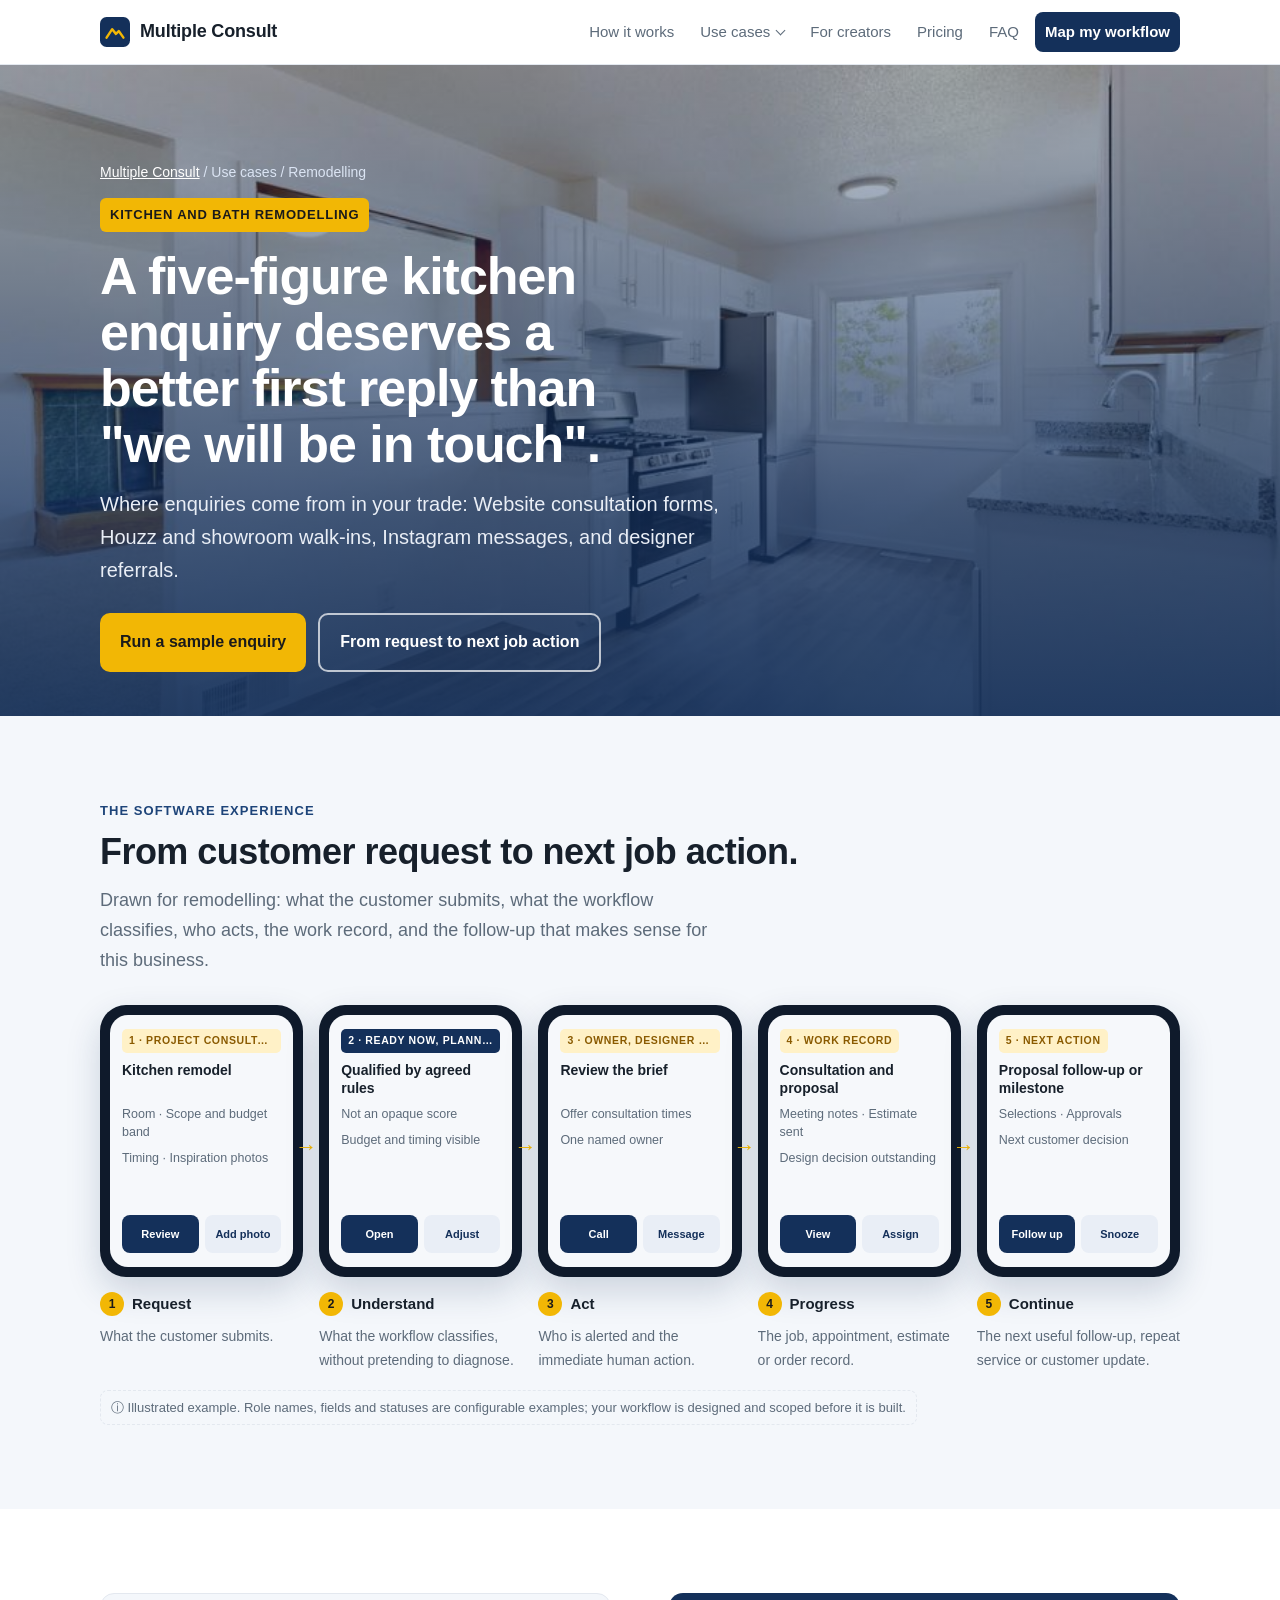
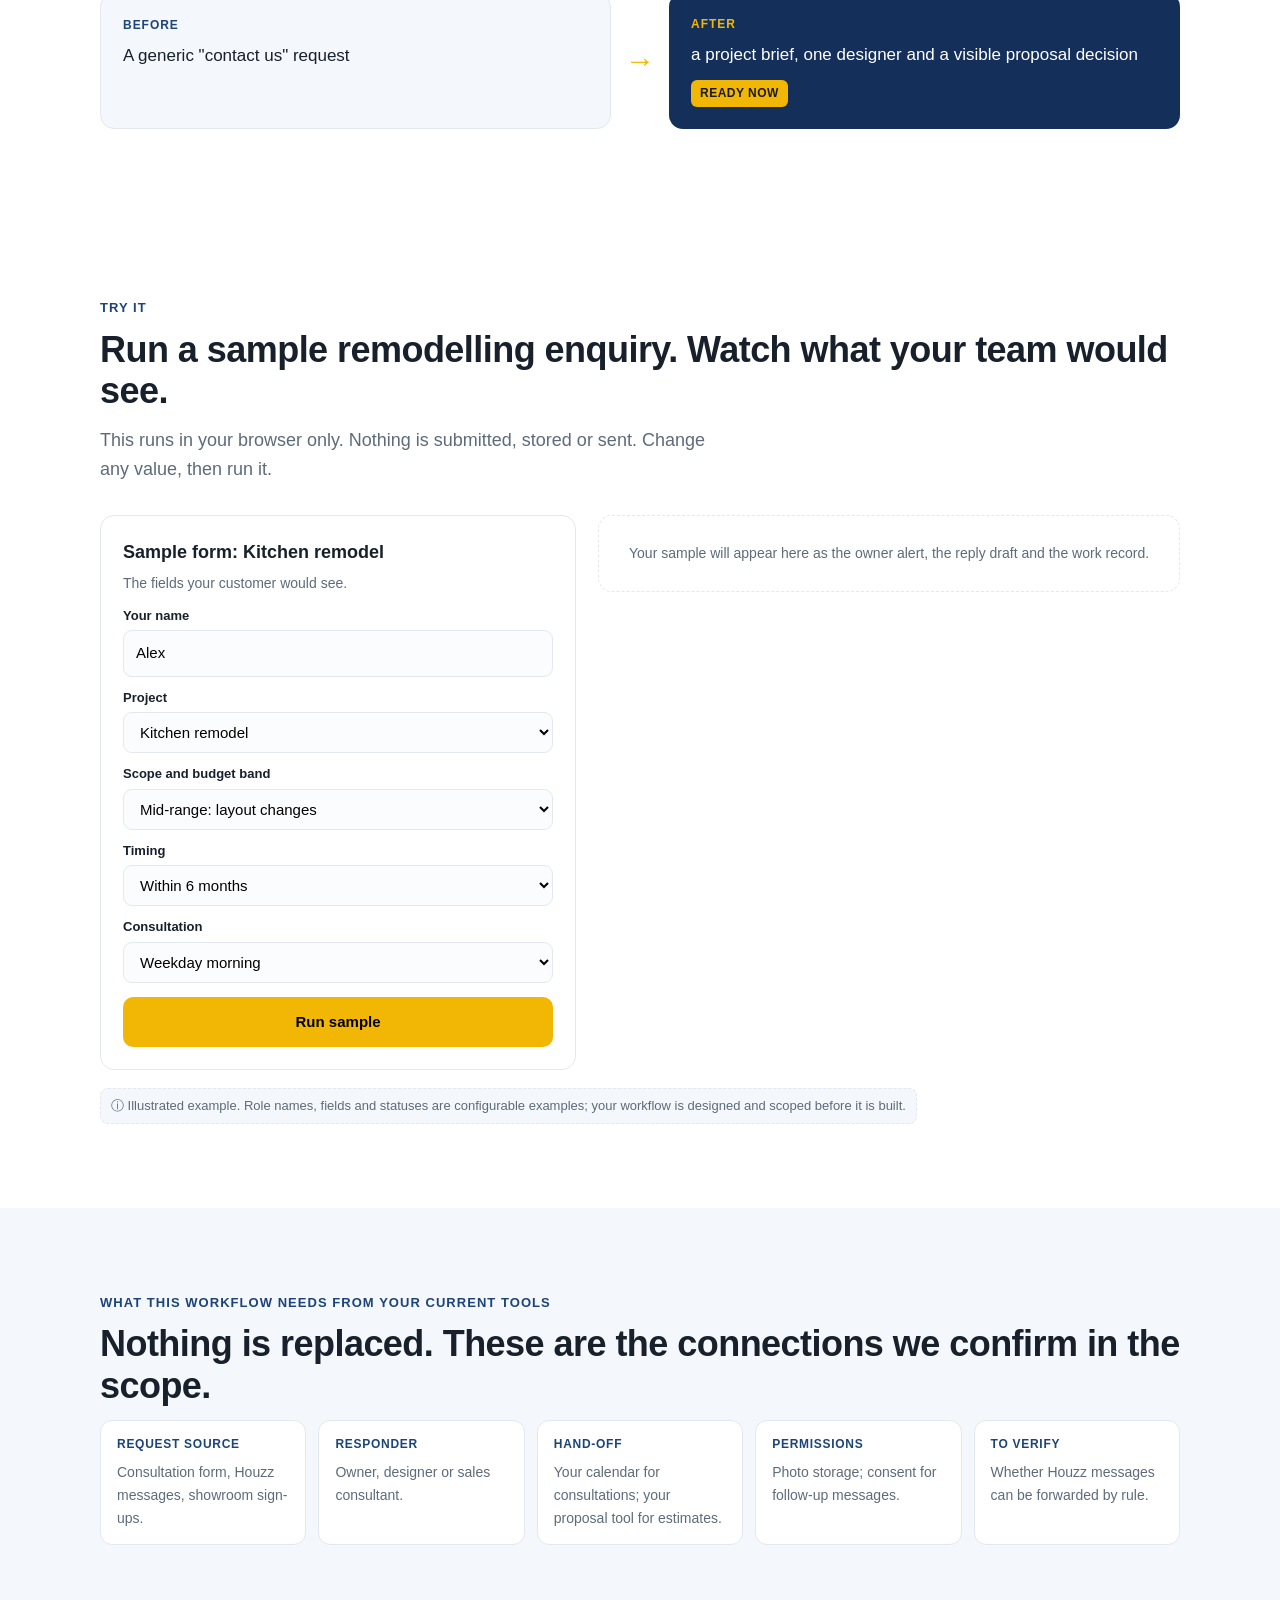
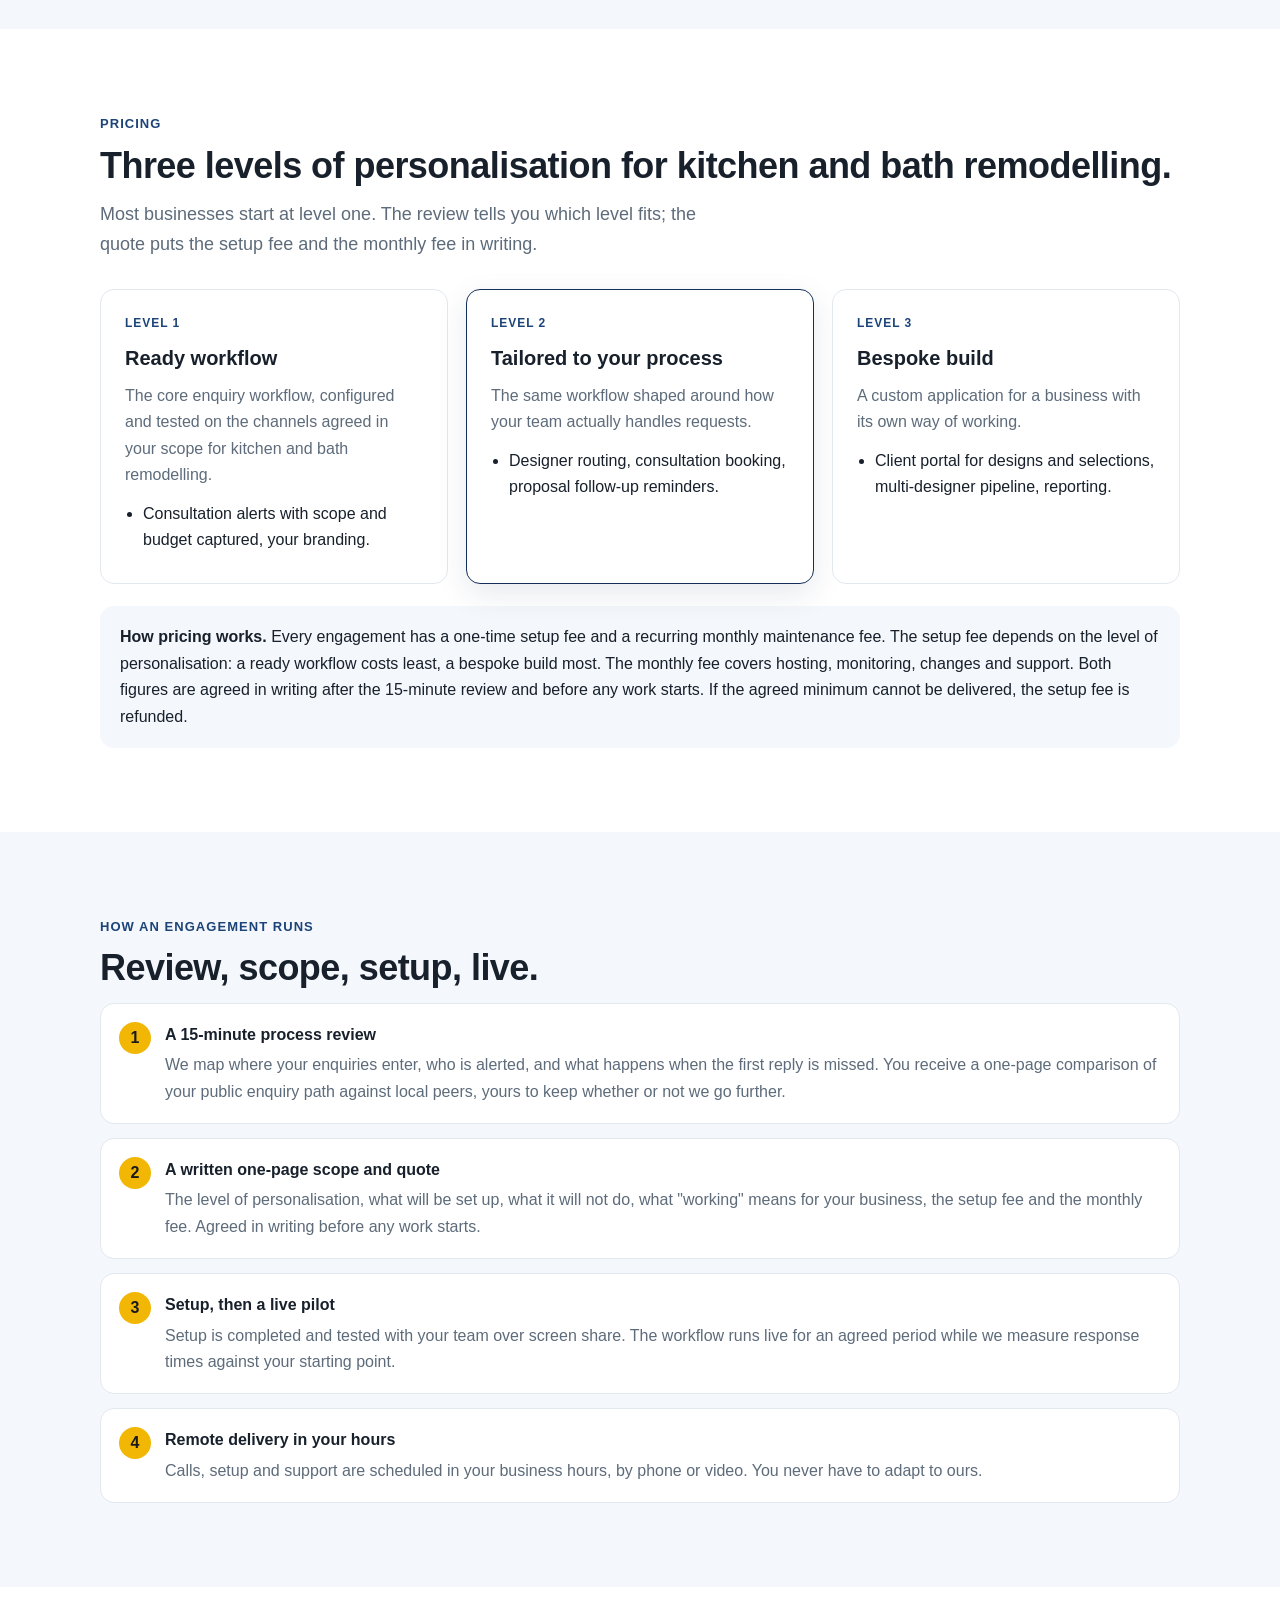
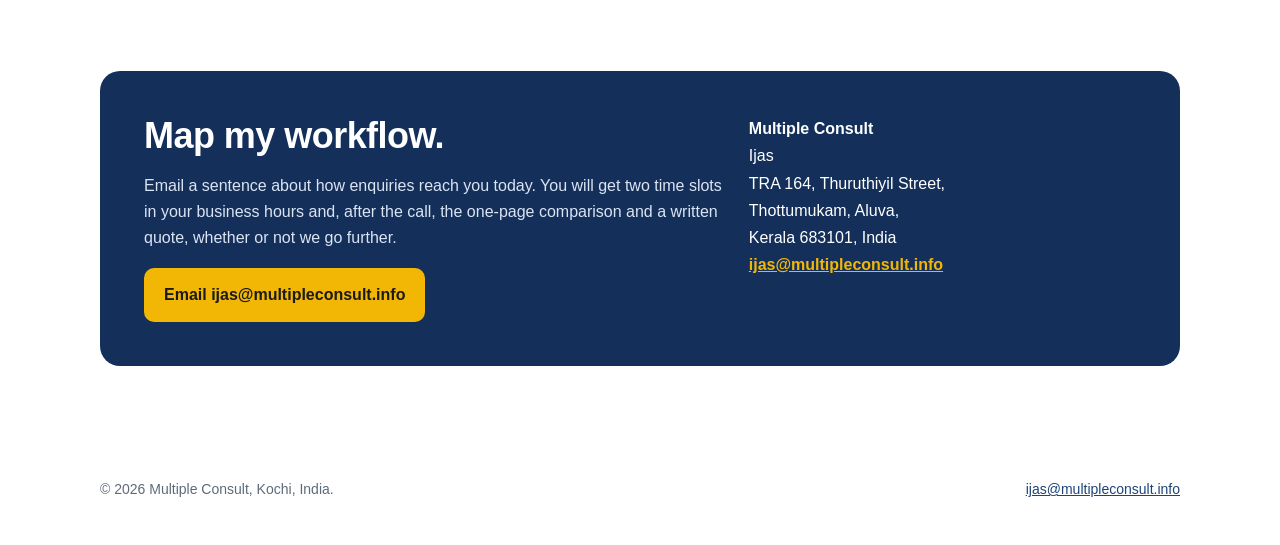
<file: remodeling.html>
<!doctype html>
<html lang="en"><head><meta charset="utf-8"><meta name="viewport" content="width=device-width, initial-scale=1">
<title>Kitchen and bath remodelling | Multiple Consult</title><meta name="description" content="How an enquiry-response workflow works for kitchen and bath remodelling: the form, what is classified, who acts, the work record, the follow-up, three personalisation levels, and a sample you can run.">
<meta property="og:title" content="Kitchen and bath remodelling | Multiple Consult"><meta property="og:description" content="How an enquiry-response workflow works for kitchen and bath remodelling: the form, what is classified, who acts, the work record, the follow-up, three personalisation levels, and a sample you can run.">
<link rel="icon" href="data:image/svg+xml,%3Csvg xmlns='http://www.w3.org/2000/svg' viewBox='0 0 32 32'%3E%3Crect width='32' height='32' rx='7' fill='%2314305a'/%3E%3Cpath d='M7 22l6-9 4 5 3-3 5 7' stroke='%23f2b705' stroke-width='2.6' fill='none' stroke-linecap='round' stroke-linejoin='round'/%3E%3C/svg%3E"><link rel="stylesheet" href="style.css?v=12"></head><body>
<header class="top"><div class="wrap"><a class="brand" href="index.html" aria-label="Multiple Consult home"><svg viewBox="0 0 32 32" aria-hidden="true"><rect width="32" height="32" rx="7" fill="#14305a"/><path d="M7 22l6-9 4 5 3-3 5 7" stroke="#f2b705" stroke-width="2.6" fill="none" stroke-linecap="round" stroke-linejoin="round"/></svg>Multiple Consult</a>
<nav class="nav" aria-label="Main"><a href="index.html#journey">How it works</a><div class="has-menu"><a href="index.html#usecases" class="uc-toggle">Use cases</a><div class="menu" role="menu"><a href="roofing.html"><svg viewBox="0 0 24 24" fill="none" stroke="#14305a" stroke-width="1.8" stroke-linecap="round" stroke-linejoin="round"><path d="M3 12l9-8 9 8"/><path d="M5 10v10h14V10"/></svg>Roofing</a><a href="hvac.html"><svg viewBox="0 0 24 24" fill="none" stroke="#14305a" stroke-width="1.8" stroke-linecap="round" stroke-linejoin="round"><rect x="3" y="6" width="18" height="12" rx="2"/><path d="M7 14h10M7 10h10"/></svg>HVAC</a><a href="plumbing.html"><svg viewBox="0 0 24 24" fill="none" stroke="#14305a" stroke-width="1.8" stroke-linecap="round" stroke-linejoin="round"><path d="M12 3c3 4 5 7 5 10a5 5 0 0 1-10 0c0-3 2-6 5-10z"/></svg>Plumbing</a><a href="restoration.html"><svg viewBox="0 0 24 24" fill="none" stroke="#14305a" stroke-width="1.8" stroke-linecap="round" stroke-linejoin="round"><path d="M12 3l9 16H3z"/><path d="M12 10v4M12 17h.01"/></svg>Restoration</a><a href="remodeling.html"><svg viewBox="0 0 24 24" fill="none" stroke="#14305a" stroke-width="1.8" stroke-linecap="round" stroke-linejoin="round"><path d="M3 10l9-7 9 7v10H3z"/><path d="M9 20v-6h6v6"/></svg>Remodelling</a><a href="windows-doors-siding.html"><svg viewBox="0 0 24 24" fill="none" stroke="#14305a" stroke-width="1.8" stroke-linecap="round" stroke-linejoin="round"><rect x="4" y="3" width="16" height="18" rx="1"/><path d="M12 3v18M4 12h16"/></svg>Windows, doors and siding</a><a href="landscape.html"><svg viewBox="0 0 24 24" fill="none" stroke="#14305a" stroke-width="1.8" stroke-linecap="round" stroke-linejoin="round"><path d="M3 20h18"/><path d="M12 20V9"/><path d="M12 9c-3 0-5-2-5-5 3 0 5 2 5 5zM12 12c3 0 5-2 5-5-3 0-5 2-5 5z"/></svg>Landscape and hardscape</a><a href="foundation.html"><svg viewBox="0 0 24 24" fill="none" stroke="#14305a" stroke-width="1.8" stroke-linecap="round" stroke-linejoin="round"><path d="M3 21h18M5 21V10l7-5 7 5v11"/><path d="M9 21v-6l2 2 2-3 2 3v4"/></svg>Foundation repair</a><a href="salons-barbers.html"><svg viewBox="0 0 24 24" fill="none" stroke="#14305a" stroke-width="1.8" stroke-linecap="round" stroke-linejoin="round"><circle cx="6" cy="6" r="3"/><circle cx="6" cy="18" r="3"/><path d="M20 4L8.5 15.5M20 20L8.5 8.5"/></svg>Salons and barbers</a><a href="retail.html"><svg viewBox="0 0 24 24" fill="none" stroke="#14305a" stroke-width="1.8" stroke-linecap="round" stroke-linejoin="round"><path d="M3 9l1-5h16l1 5"/><path d="M3 9h18v3a3 3 0 0 1-6 0 3 3 0 0 1-6 0 3 3 0 0 1-6 0z"/><path d="M5 12v9h14v-9"/></svg>Retail and e-commerce</a><a href="auto-repair.html"><svg viewBox="0 0 24 24" fill="none" stroke="#14305a" stroke-width="1.8" stroke-linecap="round" stroke-linejoin="round"><path d="M3 13l2-5h14l2 5v6H3z"/><circle cx="7" cy="17" r="1.5"/><circle cx="17" cy="17" r="1.5"/></svg>Auto repair</a><a href="creators.html"><svg viewBox="0 0 24 24" fill="none" stroke="#14305a" stroke-width="1.8" stroke-linecap="round" stroke-linejoin="round"><rect x="3" y="5" width="14" height="14" rx="2"/><path d="M17 10l4-2v8l-4-2"/></svg>Creators with expertise</a><a class="all" href="index.html#usecases">See all use cases</a></div></div><a href="creators.html">For creators</a><a href="index.html#pricing">Pricing</a><a href="index.html#faq">FAQ</a><a class="cta" href="index.html#contact">Map my workflow</a></nav></div></header>
<main id="top">
<section class="hero photo short" style="padding:0"><img src="img/remodel.jpg" width="900" height="1200" alt="Newly remodelled kitchen" fetchpriority="high"><div class="wrap"><div class="crumb"><a href="index.html">Multiple Consult</a> / Use cases / Remodelling</div>
<span class="kicker">Kitchen and bath remodelling</span><h1>A five-figure kitchen enquiry deserves a better first reply than &quot;we will be in touch&quot;.</h1><p>Where enquiries come from in your trade: Website consultation forms, Houzz and showroom walk-ins, Instagram messages, and designer referrals.</p>
<div class="btn-row"><a class="btn" href="#try">Run a sample enquiry</a><a class="btn ghost" href="#journey">From request to next job action</a></div></div></section>
<section id="journey" class=alt><div class="wrap"><p class="eyebrow">The software experience</p><h2>From customer request to next job action.</h2><p class="sub">Drawn for remodelling: what the customer submits, what the workflow classifies, who acts, the work record, and the follow-up that makes sense for this business.</p><p class="swipe">Swipe through the workflow &rarr;</p><div class="journey j5"><div class="jstep"><div class="mini"><div class="scr"><span class="lbl">1 · Project consultation</span><div class="ttl">Kitchen remodel</div><div class="ln">Room · Scope and budget band</div><div class="ln">Timing · Inspiration photos</div><div class="btns"><span class="b1">Review</span><span class="b2">Add photo</span></div></div></div><div class="n"><b>1</b>Request</div><p>What the customer submits.</p></div><div class="jstep"><div class="mini"><div class="scr"><span class="lbl chip">2 · Ready now, planning, or outside fit</span><div class="ttl">Qualified by agreed rules</div><div class="ln">Not an opaque score</div><div class="ln">Budget and timing visible</div><div class="btns"><span class="b1">Open</span><span class="b2">Adjust</span></div></div></div><div class="n"><b>2</b>Understand</div><p>What the workflow classifies, without pretending to diagnose.</p></div><div class="jstep"><div class="mini"><div class="scr"><span class="lbl">3 · Owner, designer or sales consultant (example roles)</span><div class="ttl">Review the brief</div><div class="ln">Offer consultation times</div><div class="ln">One named owner</div><div class="btns"><span class="b1">Call</span><span class="b2">Message</span></div></div></div><div class="n"><b>3</b>Act</div><p>Who is alerted and the immediate human action.</p></div><div class="jstep"><div class="mini"><div class="scr"><span class="lbl">4 · Work record</span><div class="ttl">Consultation and proposal</div><div class="ln">Meeting notes · Estimate sent</div><div class="ln">Design decision outstanding</div><div class="btns"><span class="b1">View</span><span class="b2">Assign</span></div></div></div><div class="n"><b>4</b>Progress</div><p>The job, appointment, estimate or order record.</p></div><div class="jstep"><div class="mini"><div class="scr"><span class="lbl">5 · Next action</span><div class="ttl">Proposal follow-up or milestone</div><div class="ln">Selections · Approvals</div><div class="ln">Next customer decision</div><div class="btns"><span class="b1">Follow up</span><span class="b2">Snooze</span></div></div></div><div class="n"><b>5</b>Continue</div><p>The next useful follow-up, repeat service or customer update.</p></div></div><div class="illus">&#9432; Illustrated example. Role names, fields and statuses are configurable examples; your workflow is designed and scoped before it is built.</div></div></section>
<section><div class="wrap"><div class="ba"><div class="ba-b"><span>Before</span><p>A generic &quot;contact us&quot; request</p></div><div class="ba-arrow">&rarr;</div><div class="ba-a"><span>After</span><p>a project brief, one designer and a visible proposal decision</p><em class="chipx">Ready now</em></div></div></div></section>
<section id="try"><div class="wrap"><p class="eyebrow">Try it</p><h2>Run a sample remodelling enquiry. Watch what your team would see.</h2><p class="sub">This runs in your browser only. Nothing is submitted, stored or sent. Change any value, then run it.</p>
<div class="demo"><form class="dform" data-demo="remodeling" data-cfg='{&quot;mode&quot;: &quot;business&quot;, &quot;ack&quot;: [&quot;Thanks, {name}. We have your request.&quot;, &quot;A named person will be in touch with a real time, not \&quot;shortly\&quot;.&quot;], &quot;alert&quot;: [&quot;Ready now · {project}&quot;, &quot;{name} · {budget} · {timing} · Prefers {consult_l}&quot;], &quot;reply&quot;: &quot;Hi {name}, thanks for sharing your {project_l} scope, timing and budget range. I&#x27;ll review the brief with our designer and send suitable {consult_l} consultation times. We can discuss priorities before preparing any proposal.&quot;, &quot;record&quot;: [&quot;Owner: Designer · Status: Brief under review&quot;, &quot;Consultation: Times to send · Next action: Send {consult_l} options to {name}&quot;], &quot;remember&quot;: [&quot;Follow-up: proposal decision&quot;, &quot;If a proposal goes out, remind the owner when it has had no answer for a week.&quot;], &quot;rules&quot;: [{&quot;when&quot;: {&quot;project&quot;: &quot;Bathroom remodel&quot;}, &quot;set&quot;: {&quot;alert&quot;: [&quot;Ready now · Bathroom remodel&quot;, &quot;{name} · {budget} · {timing} · Prefers {consult_l}&quot;]}}, {&quot;when&quot;: {&quot;project&quot;: &quot;Whole-home update&quot;}, &quot;set&quot;: {&quot;alert&quot;: [&quot;Planning · Whole-home update&quot;, &quot;{name} · {budget} · {timing} · Prefers {consult_l}&quot;]}}, {&quot;when&quot;: {&quot;timing&quot;: &quot;Planning for next year&quot;}, &quot;set&quot;: {&quot;alert&quot;: [&quot;Planning · {project}&quot;, &quot;{name} · {budget} · {timing} · Prefers {consult_l}&quot;], &quot;reply&quot;: &quot;Hi {name}, thanks for sharing your {project_l} plans and budget range. Since you are planning for next year, I will send a few {consult_l} consultation options so we can talk through scope and sequencing early, with no pressure to decide now.&quot;, &quot;remember&quot;: [&quot;Follow-up: planning check-in&quot;, &quot;Check in with {name} in 60 days unless a consultation is booked sooner.&quot;]}}]}' onsubmit="return false"><h3>Sample form: Kitchen remodel</h3><p class="sub">The fields your customer would see.</p><div class="fld"><label for="remodeling-name">Your name</label><input id="remodeling-name" data-f="name" value="Alex"></div><div class="fld"><label for="remodeling-project">Project</label><select id="remodeling-project" data-f="project"><option selected>Kitchen remodel</option><option>Bathroom remodel</option><option>Whole-home update</option></select></div><div class="fld"><label for="remodeling-budget">Scope and budget band</label><select id="remodeling-budget" data-f="budget"><option>Refresh: fixtures and finishes</option><option selected>Mid-range: layout changes</option><option>Full renovation</option></select></div><div class="fld"><label for="remodeling-timing">Timing</label><select id="remodeling-timing" data-f="timing"><option>Within 3 months</option><option selected>Within 6 months</option><option>Planning for next year</option></select></div><div class="fld"><label for="remodeling-consult">Consultation</label><select id="remodeling-consult" data-f="consult"><option selected>Weekday morning</option><option>Weekday afternoon</option><option>Saturday</option></select></div><button type="button" class="go">Run sample</button><button type="button" class="reset" style="display:none">Reset</button></form>
<div class="dout" data-wait="Your sample will appear here as the owner alert, the reply draft and the work record."><div class="dwait">Your sample will appear here as the owner alert, the reply draft and the work record.</div></div></div><div class="illus">&#9432; Illustrated example. Role names, fields and statuses are configurable examples; your workflow is designed and scoped before it is built.</div></div></section>
<section class="alt"><div class="wrap"><p class="eyebrow">What this workflow needs from your current tools</p><h2>Nothing is replaced. These are the connections we confirm in the scope.</h2><div class="integ"><div><b>Request source</b><p>Consultation form, Houzz messages, showroom sign-ups.</p></div><div><b>Responder</b><p>Owner, designer or sales consultant.</p></div><div><b>Hand-off</b><p>Your calendar for consultations; your proposal tool for estimates.</p></div><div><b>Permissions</b><p>Photo storage; consent for follow-up messages.</p></div><div><b>To verify</b><p>Whether Houzz messages can be forwarded by rule.</p></div></div></div></section>
<section><div class="wrap"><p class="eyebrow">Pricing</p><h2>Three levels of personalisation for kitchen and bath remodelling.</h2><p class="sub">Most businesses start at level one. The review tells you which level fits; the quote puts the setup fee and the monthly fee in writing.</p><div class="levels">
<div class="level"><div class="lv">Level 1</div><h3>Ready workflow</h3><p>The core enquiry workflow, configured and tested on the channels agreed in your scope for kitchen and bath remodelling.</p><ul><li>Consultation alerts with scope and budget captured, your branding.</li></ul></div>
<div class="level mid"><div class="lv">Level 2</div><h3>Tailored to your process</h3><p>The same workflow shaped around how your team actually handles requests.</p><ul><li>Designer routing, consultation booking, proposal follow-up reminders.</li></ul></div>
<div class="level"><div class="lv">Level 3</div><h3>Bespoke build</h3><p>A custom application for a business with its own way of working.</p><ul><li>Client portal for designs and selections, multi-designer pipeline, reporting.</li></ul></div></div>
<div class="price-note"><strong>How pricing works.</strong> Every engagement has a one-time setup fee and a recurring monthly maintenance fee. The setup fee depends on the level of personalisation: a ready workflow costs least, a bespoke build most. The monthly fee covers hosting, monitoring, changes and support. Both figures are agreed in writing after the 15-minute review and before any work starts. If the agreed minimum cannot be delivered, the setup fee is refunded.</div></div></section>
<section class="alt"><div class="wrap"><p class="eyebrow">How an engagement runs</p><h2>Review, scope, setup, live.</h2><ol class="steps">
<li><strong>A 15-minute process review</strong><p>We map where your enquiries enter, who is alerted, and what happens when the first reply is missed. You receive a one-page comparison of your public enquiry path against local peers, yours to keep whether or not we go further.</p></li>
<li><strong>A written one-page scope and quote</strong><p>The level of personalisation, what will be set up, what it will not do, what "working" means for your business, the setup fee and the monthly fee. Agreed in writing before any work starts.</p></li>
<li><strong>Setup, then a live pilot</strong><p>Setup is completed and tested with your team over screen share. The workflow runs live for an agreed period while we measure response times against your starting point.</p></li>
<li><strong>Remote delivery in your hours</strong><p>Calls, setup and support are scheduled in your business hours, by phone or video. You never have to adapt to ours.</p></li></ol></div></section>
<section id="contact"><div class="wrap"><div class="contact"><div><h2>Map my workflow.</h2><p>Email a sentence about how enquiries reach you today. You will get two time slots in your business hours and, after the call, the one-page comparison and a written quote, whether or not we go further.</p><a class="btn" href="mailto:ijas@multipleconsult.info?subject=Process%20review%20request%20(Remodelling)">Email ijas@multipleconsult.info</a></div>
<address><strong>Multiple Consult</strong><br>Ijas<br>TRA 164, Thuruthiyil Street,<br>Thottumukam, Aluva,<br>Kerala 683101, India<br><a href="mailto:ijas@multipleconsult.info">ijas@multipleconsult.info</a></address></div></div></section></main><footer><div class="wrap"><span>&copy; 2026 Multiple Consult, Kochi, India.</span><span><a href="mailto:ijas@multipleconsult.info">ijas@multipleconsult.info</a></span></div></footer><script>(function(){var t=document.querySelector('.has-menu>a'),p=t&&t.parentElement;if(!p)return;t.setAttribute('role','button');t.setAttribute('aria-haspopup','true');t.setAttribute('aria-expanded','false');function set(o){p.classList.toggle('open',o);t.setAttribute('aria-expanded',o?'true':'false');}t.addEventListener('click',function(e){e.preventDefault();set(!p.classList.contains('open'));});document.addEventListener('click',function(e){if(!p.contains(e.target))set(false);});document.addEventListener('keydown',function(e){if(e.key==='Escape')set(false);});p.addEventListener('mouseleave',function(){set(false);});})();</script><script>(function(){function esc(s){return String(s).replace(/[&<>"']/g,function(c){return{'&':'&amp;','<':'&lt;','>':'&gt;','"':'&quot;',"'":'&#39;'}[c]});}
function fill(t,v){return String(t).replace(/\{(\w+)\}/g,function(m,k){if(k.slice(-2)==='_l'){var b=v[k.slice(0,-2)]||'';return esc(b.charAt(0).toLowerCase()+b.slice(1));}return esc(v[k]||'');});}
function card(k,kc,strong,p,acts,draft){var d=document.createElement('div');d.className='dcard';d.innerHTML='<span class="k '+kc+'">'+k+'</span><strong>'+strong+'</strong>'+(p?'<p>'+p+'</p>':'')+(draft?'<div class="draft">'+draft+'</div>':'')+(acts?'<div class="acts">'+acts.map(function(a,i){return '<span class="'+(i===0?'p':'')+'">'+a+'</span>'}).join('')+'</div>':'');return d;}
function resolve(cfg,v){var o={alert:cfg.alert,reply:cfg.reply,record:cfg.record,remember:cfg.remember};(cfg.rules||[]).forEach(function(r){var ok=Object.keys(r.when).every(function(k){return v[k]===r.when[k];});if(ok){Object.keys(r.set).forEach(function(k){o[k]=r.set[k];});}});return o;}
document.querySelectorAll('form[data-demo]').forEach(function(f){var cfg=JSON.parse(f.getAttribute('data-cfg'));var out=f.parentElement.querySelector('.dout');var go=f.querySelector('.go'),rs=f.querySelector('.reset');
function cur(){var v={};f.querySelectorAll('[data-f]').forEach(function(i){v[i.getAttribute('data-f')]=i.value.trim();});return v;}
function refresh(){var v=cur();f.querySelectorAll('.fld[data-show]').forEach(function(d){var m=d.getAttribute('data-show').split('=');var ok=m[1].split('|').indexOf(v[m[0]])>=0;d.classList.toggle('hide',!ok);});}
f.querySelectorAll('select').forEach(function(sel){sel.addEventListener('change',refresh);});refresh();
go.addEventListener('click',function(){var v={};f.querySelectorAll('.fld').forEach(function(d){if(d.classList.contains('hide'))return;var i=d.querySelector('[data-f]');v[i.getAttribute('data-f')]=i.value.trim();});var now=new Date();function t(m){var d=new Date(now.getTime()+m*60000);return d.toLocaleTimeString([],{hour:'numeric',minute:'2-digit'});}
out.innerHTML='';var cards=[];
if(cfg.mode==='creator'){if(v.perm!=='Approved for anonymised research'){cards=[card('Permission required','b','This signal cannot be analysed yet','Only material the creator has permission to analyse enters the demand board. Record the source, ask for approval, and leave the question out of any pattern until then.',['Request approval','Leave out'])];}
else{var st=cfg.stages[v.stage]||cfg.stages['default'];cards=[card('Tagged insight · '+t(0),'b',fill(cfg.insight[0],v),fill(st.tag,v)),card('Small test','',fill(st.test[0],v),fill(st.test[1],v),['Approve test','Edit']),card('Draft reply — review before sending','',fill(cfg.reply[0],v),'Drafted from approved offers and your voice. Edit, then send.',['Send','Edit'],fill(st.reply,v)),card('Member next step','g',fill(st.next[0],v),fill(st.next[1],v),['Record decision'])];}}
else{var o=resolve(cfg,v);cards=[card('Received · '+t(0),'b',fill(cfg.ack[0],v),fill(cfg.ack[1],v)),card(fill(o.alert[0],v)+' · '+t(0),'',fill(o.alert[0],v),fill(o.alert[1],v),['Call now','Text','Email','Assign']),card('Draft — review before sending · '+t(1),'','Suggested reply to '+esc(v.name||''),'Drafted from your approved rules and this request. Edit, then send.',['Send','Edit'],fill(o.reply,v)),card('Work record','g',fill(o.record[0],v),fill(o.record[1],v),['View record','Reassign']),card('Remember','b',fill(o.remember[0],v),fill(o.remember[1],v),['Set reminder','Snooze'])];}
cards.forEach(function(c,i){out.appendChild(c);setTimeout(function(){c.classList.add('on');},150+i*420);});go.style.display='none';rs.style.display='block';if(window.innerWidth<900)out.scrollIntoView({behavior:'smooth',block:'start'});});
rs.addEventListener('click',function(){out.innerHTML='<div class="dwait">'+out.getAttribute('data-wait')+'</div>';go.style.display='block';rs.style.display='none';});});})();</script></body></html>
</file>
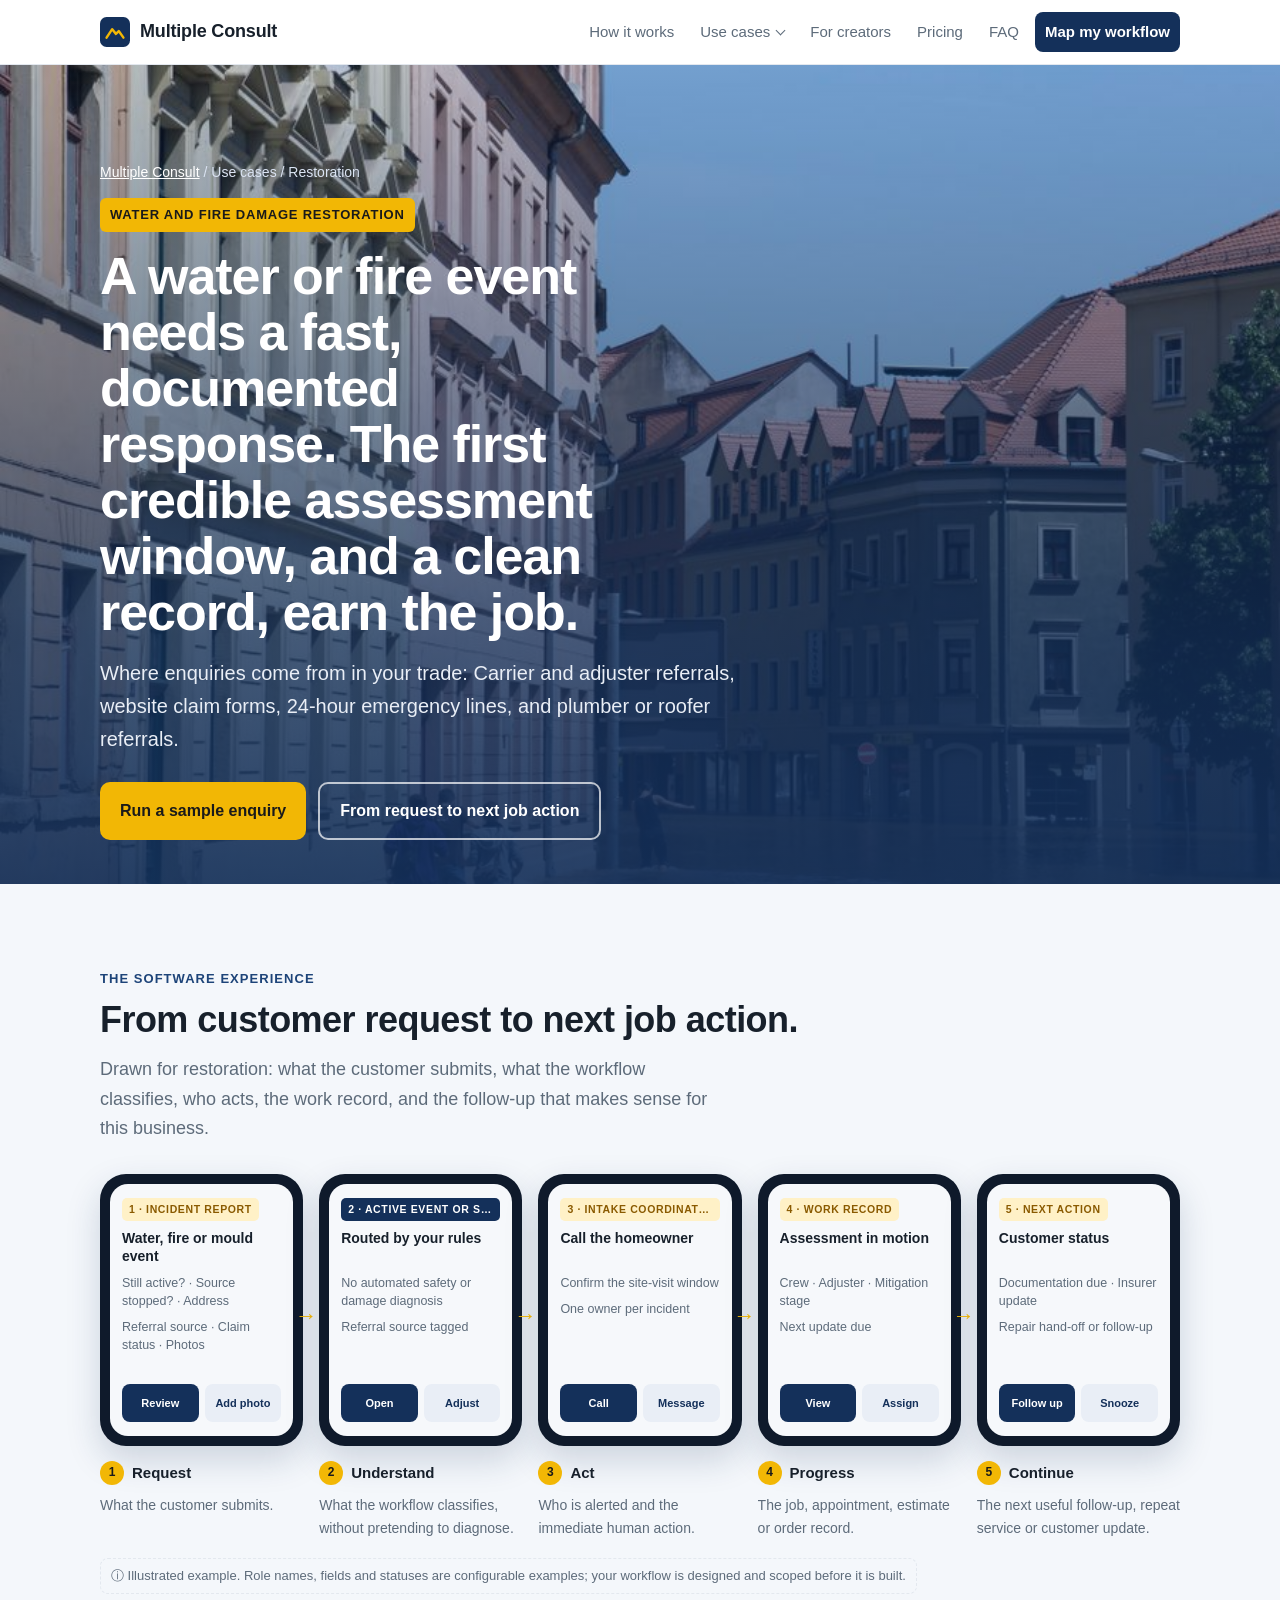
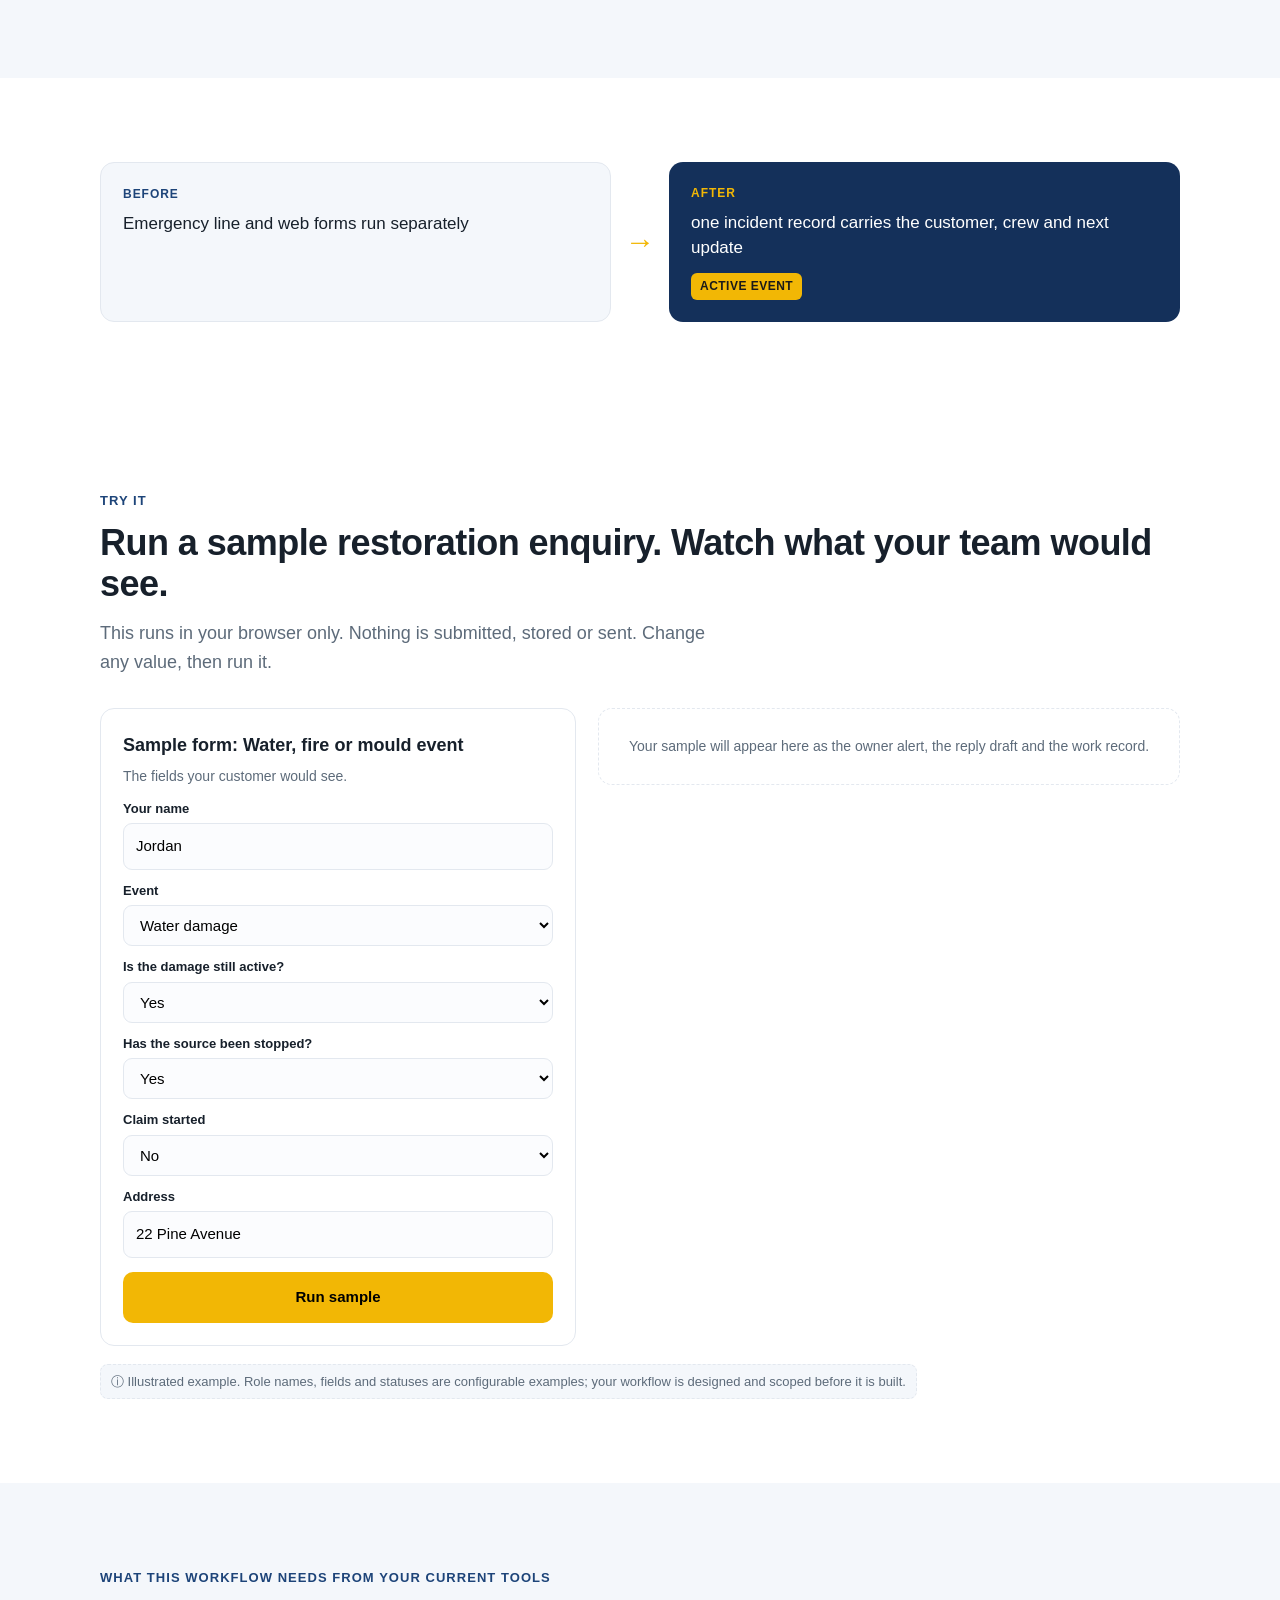
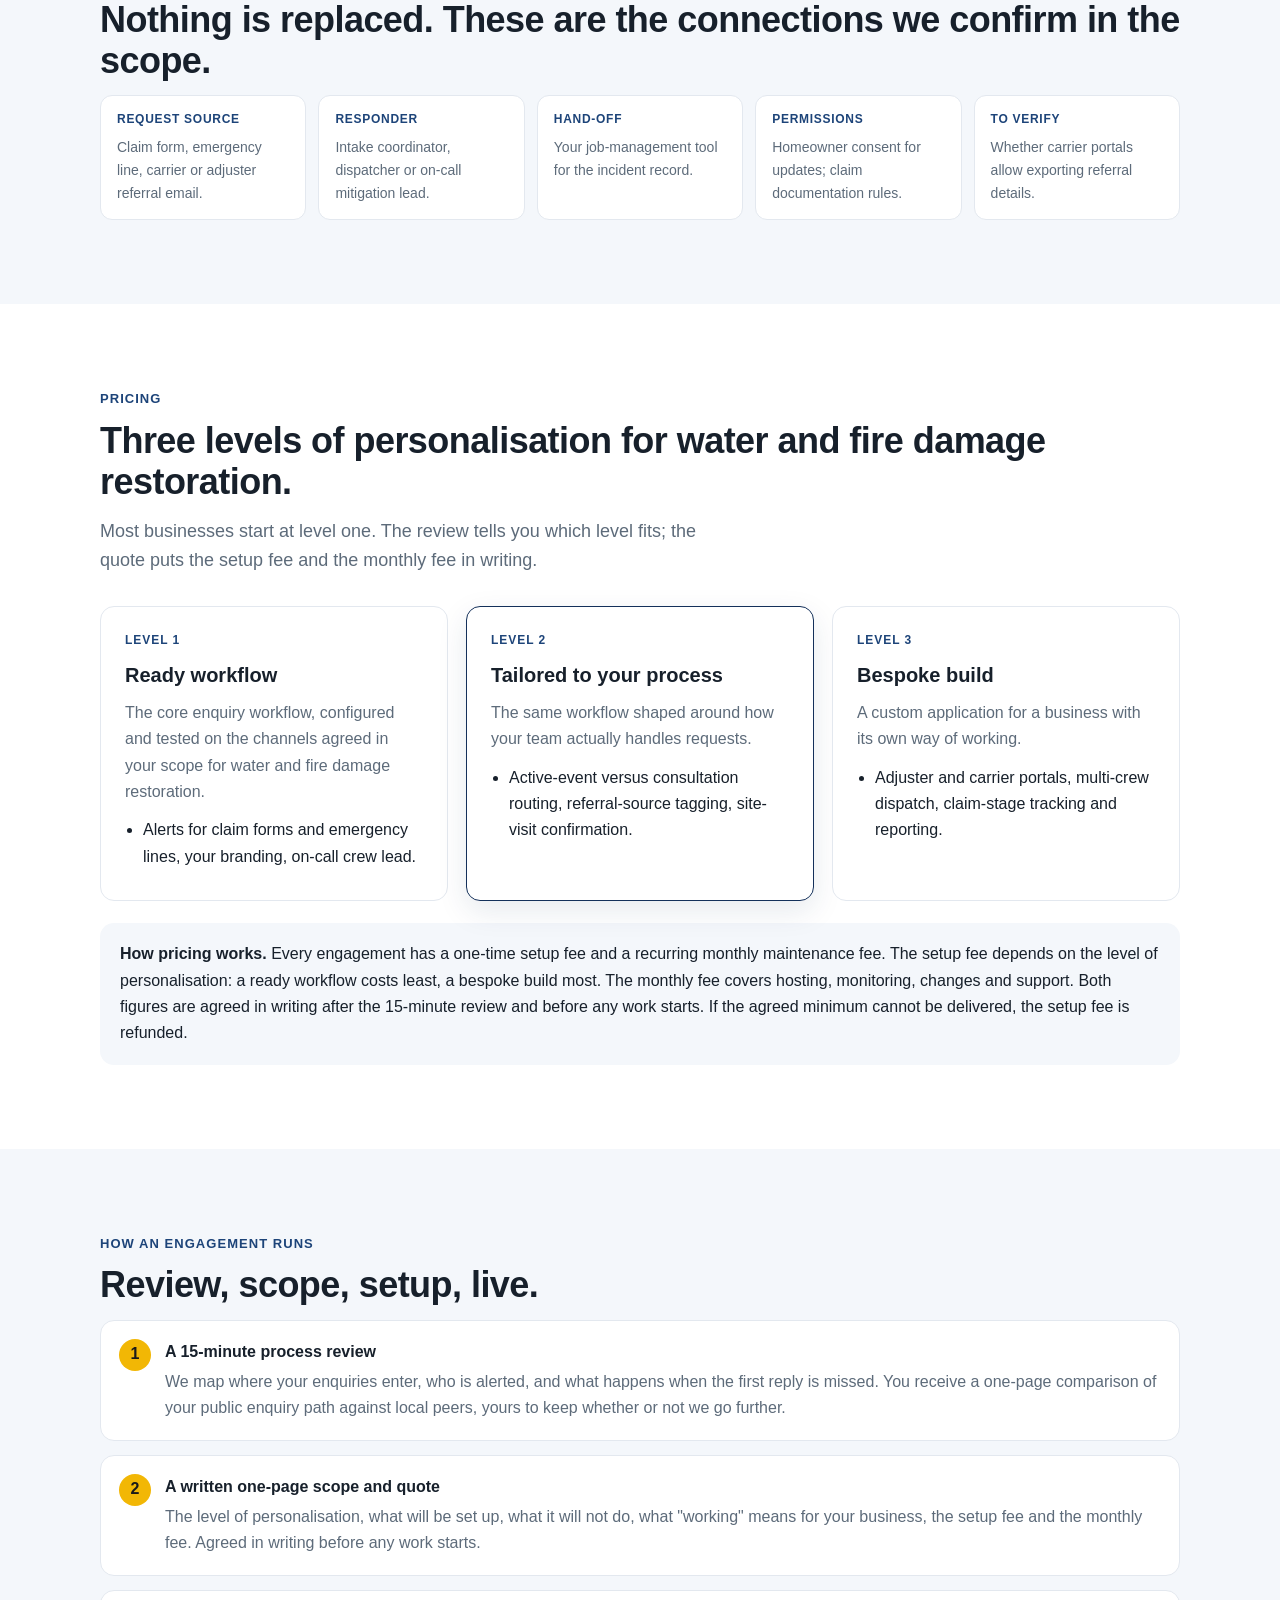
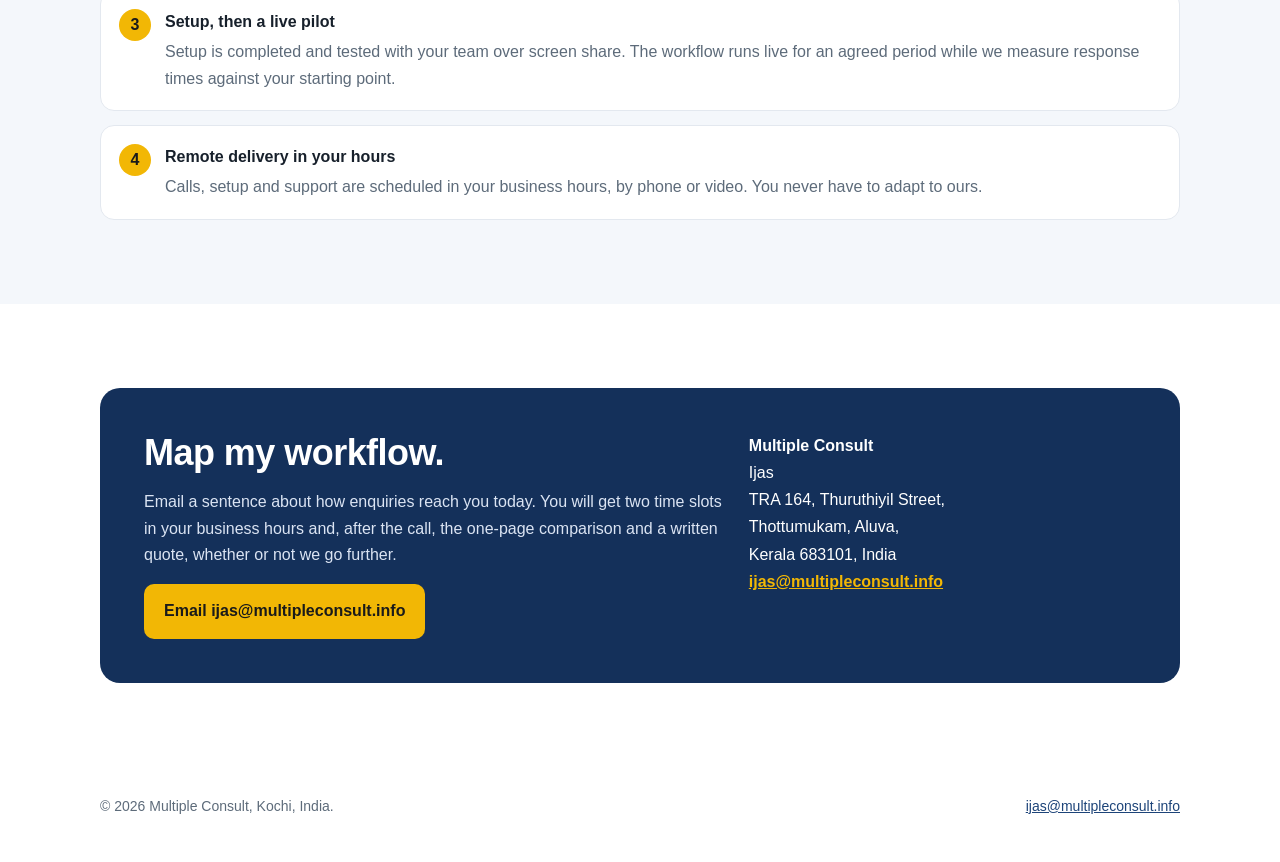
<file: restoration.html>
<!doctype html>
<html lang="en"><head><meta charset="utf-8"><meta name="viewport" content="width=device-width, initial-scale=1">
<title>Water and fire damage restoration | Multiple Consult</title><meta name="description" content="How an enquiry-response workflow works for water and fire damage restoration: the form, what is classified, who acts, the work record, the follow-up, three personalisation levels, and a sample you can run.">
<meta property="og:title" content="Water and fire damage restoration | Multiple Consult"><meta property="og:description" content="How an enquiry-response workflow works for water and fire damage restoration: the form, what is classified, who acts, the work record, the follow-up, three personalisation levels, and a sample you can run.">
<link rel="icon" href="data:image/svg+xml,%3Csvg xmlns='http://www.w3.org/2000/svg' viewBox='0 0 32 32'%3E%3Crect width='32' height='32' rx='7' fill='%2314305a'/%3E%3Cpath d='M7 22l6-9 4 5 3-3 5 7' stroke='%23f2b705' stroke-width='2.6' fill='none' stroke-linecap='round' stroke-linejoin='round'/%3E%3C/svg%3E"><link rel="stylesheet" href="style.css?v=12"></head><body>
<header class="top"><div class="wrap"><a class="brand" href="index.html" aria-label="Multiple Consult home"><svg viewBox="0 0 32 32" aria-hidden="true"><rect width="32" height="32" rx="7" fill="#14305a"/><path d="M7 22l6-9 4 5 3-3 5 7" stroke="#f2b705" stroke-width="2.6" fill="none" stroke-linecap="round" stroke-linejoin="round"/></svg>Multiple Consult</a>
<nav class="nav" aria-label="Main"><a href="index.html#journey">How it works</a><div class="has-menu"><a href="index.html#usecases" class="uc-toggle">Use cases</a><div class="menu" role="menu"><a href="roofing.html"><svg viewBox="0 0 24 24" fill="none" stroke="#14305a" stroke-width="1.8" stroke-linecap="round" stroke-linejoin="round"><path d="M3 12l9-8 9 8"/><path d="M5 10v10h14V10"/></svg>Roofing</a><a href="hvac.html"><svg viewBox="0 0 24 24" fill="none" stroke="#14305a" stroke-width="1.8" stroke-linecap="round" stroke-linejoin="round"><rect x="3" y="6" width="18" height="12" rx="2"/><path d="M7 14h10M7 10h10"/></svg>HVAC</a><a href="plumbing.html"><svg viewBox="0 0 24 24" fill="none" stroke="#14305a" stroke-width="1.8" stroke-linecap="round" stroke-linejoin="round"><path d="M12 3c3 4 5 7 5 10a5 5 0 0 1-10 0c0-3 2-6 5-10z"/></svg>Plumbing</a><a href="restoration.html"><svg viewBox="0 0 24 24" fill="none" stroke="#14305a" stroke-width="1.8" stroke-linecap="round" stroke-linejoin="round"><path d="M12 3l9 16H3z"/><path d="M12 10v4M12 17h.01"/></svg>Restoration</a><a href="remodeling.html"><svg viewBox="0 0 24 24" fill="none" stroke="#14305a" stroke-width="1.8" stroke-linecap="round" stroke-linejoin="round"><path d="M3 10l9-7 9 7v10H3z"/><path d="M9 20v-6h6v6"/></svg>Remodelling</a><a href="windows-doors-siding.html"><svg viewBox="0 0 24 24" fill="none" stroke="#14305a" stroke-width="1.8" stroke-linecap="round" stroke-linejoin="round"><rect x="4" y="3" width="16" height="18" rx="1"/><path d="M12 3v18M4 12h16"/></svg>Windows, doors and siding</a><a href="landscape.html"><svg viewBox="0 0 24 24" fill="none" stroke="#14305a" stroke-width="1.8" stroke-linecap="round" stroke-linejoin="round"><path d="M3 20h18"/><path d="M12 20V9"/><path d="M12 9c-3 0-5-2-5-5 3 0 5 2 5 5zM12 12c3 0 5-2 5-5-3 0-5 2-5 5z"/></svg>Landscape and hardscape</a><a href="foundation.html"><svg viewBox="0 0 24 24" fill="none" stroke="#14305a" stroke-width="1.8" stroke-linecap="round" stroke-linejoin="round"><path d="M3 21h18M5 21V10l7-5 7 5v11"/><path d="M9 21v-6l2 2 2-3 2 3v4"/></svg>Foundation repair</a><a href="salons-barbers.html"><svg viewBox="0 0 24 24" fill="none" stroke="#14305a" stroke-width="1.8" stroke-linecap="round" stroke-linejoin="round"><circle cx="6" cy="6" r="3"/><circle cx="6" cy="18" r="3"/><path d="M20 4L8.5 15.5M20 20L8.5 8.5"/></svg>Salons and barbers</a><a href="retail.html"><svg viewBox="0 0 24 24" fill="none" stroke="#14305a" stroke-width="1.8" stroke-linecap="round" stroke-linejoin="round"><path d="M3 9l1-5h16l1 5"/><path d="M3 9h18v3a3 3 0 0 1-6 0 3 3 0 0 1-6 0 3 3 0 0 1-6 0z"/><path d="M5 12v9h14v-9"/></svg>Retail and e-commerce</a><a href="auto-repair.html"><svg viewBox="0 0 24 24" fill="none" stroke="#14305a" stroke-width="1.8" stroke-linecap="round" stroke-linejoin="round"><path d="M3 13l2-5h14l2 5v6H3z"/><circle cx="7" cy="17" r="1.5"/><circle cx="17" cy="17" r="1.5"/></svg>Auto repair</a><a href="creators.html"><svg viewBox="0 0 24 24" fill="none" stroke="#14305a" stroke-width="1.8" stroke-linecap="round" stroke-linejoin="round"><rect x="3" y="5" width="14" height="14" rx="2"/><path d="M17 10l4-2v8l-4-2"/></svg>Creators with expertise</a><a class="all" href="index.html#usecases">See all use cases</a></div></div><a href="creators.html">For creators</a><a href="index.html#pricing">Pricing</a><a href="index.html#faq">FAQ</a><a class="cta" href="index.html#contact">Map my workflow</a></nav></div></header>
<main id="top">
<section class="hero photo short" style="padding:0"><img src="img/restoration.jpg" width="900" height="1200" alt="Flooded street with sandbags outside homes" fetchpriority="high"><div class="wrap"><div class="crumb"><a href="index.html">Multiple Consult</a> / Use cases / Restoration</div>
<span class="kicker">Water and fire damage restoration</span><h1>A water or fire event needs a fast, documented response. The first credible assessment window, and a clean record, earn the job.</h1><p>Where enquiries come from in your trade: Carrier and adjuster referrals, website claim forms, 24-hour emergency lines, and plumber or roofer referrals.</p>
<div class="btn-row"><a class="btn" href="#try">Run a sample enquiry</a><a class="btn ghost" href="#journey">From request to next job action</a></div></div></section>
<section id="journey" class=alt><div class="wrap"><p class="eyebrow">The software experience</p><h2>From customer request to next job action.</h2><p class="sub">Drawn for restoration: what the customer submits, what the workflow classifies, who acts, the work record, and the follow-up that makes sense for this business.</p><p class="swipe">Swipe through the workflow &rarr;</p><div class="journey j5"><div class="jstep"><div class="mini"><div class="scr"><span class="lbl">1 · Incident report</span><div class="ttl">Water, fire or mould event</div><div class="ln">Still active? · Source stopped? · Address</div><div class="ln">Referral source · Claim status · Photos</div><div class="btns"><span class="b1">Review</span><span class="b2">Add photo</span></div></div></div><div class="n"><b>1</b>Request</div><p>What the customer submits.</p></div><div class="jstep"><div class="mini"><div class="scr"><span class="lbl chip">2 · Active event or scheduled assessment</span><div class="ttl">Routed by your rules</div><div class="ln">No automated safety or damage diagnosis</div><div class="ln">Referral source tagged</div><div class="btns"><span class="b1">Open</span><span class="b2">Adjust</span></div></div></div><div class="n"><b>2</b>Understand</div><p>What the workflow classifies, without pretending to diagnose.</p></div><div class="jstep"><div class="mini"><div class="scr"><span class="lbl">3 · Intake coordinator or on-call mitigation lead (example roles)</span><div class="ttl">Call the homeowner</div><div class="ln">Confirm the site-visit window</div><div class="ln">One owner per incident</div><div class="btns"><span class="b1">Call</span><span class="b2">Message</span></div></div></div><div class="n"><b>3</b>Act</div><p>Who is alerted and the immediate human action.</p></div><div class="jstep"><div class="mini"><div class="scr"><span class="lbl">4 · Work record</span><div class="ttl">Assessment in motion</div><div class="ln">Crew · Adjuster · Mitigation stage</div><div class="ln">Next update due</div><div class="btns"><span class="b1">View</span><span class="b2">Assign</span></div></div></div><div class="n"><b>4</b>Progress</div><p>The job, appointment, estimate or order record.</p></div><div class="jstep"><div class="mini"><div class="scr"><span class="lbl">5 · Next action</span><div class="ttl">Customer status</div><div class="ln">Documentation due · Insurer update</div><div class="ln">Repair hand-off or follow-up</div><div class="btns"><span class="b1">Follow up</span><span class="b2">Snooze</span></div></div></div><div class="n"><b>5</b>Continue</div><p>The next useful follow-up, repeat service or customer update.</p></div></div><div class="illus">&#9432; Illustrated example. Role names, fields and statuses are configurable examples; your workflow is designed and scoped before it is built.</div></div></section>
<section><div class="wrap"><div class="ba"><div class="ba-b"><span>Before</span><p>Emergency line and web forms run separately</p></div><div class="ba-arrow">&rarr;</div><div class="ba-a"><span>After</span><p>one incident record carries the customer, crew and next update</p><em class="chipx">Active event</em></div></div></div></section>
<section id="try"><div class="wrap"><p class="eyebrow">Try it</p><h2>Run a sample restoration enquiry. Watch what your team would see.</h2><p class="sub">This runs in your browser only. Nothing is submitted, stored or sent. Change any value, then run it.</p>
<div class="demo"><form class="dform" data-demo="restoration" data-cfg='{&quot;mode&quot;: &quot;business&quot;, &quot;ack&quot;: [&quot;Thanks, {name}. We have your request.&quot;, &quot;A named person will be in touch with a real time, not \&quot;shortly\&quot;.&quot;], &quot;alert&quot;: [&quot;Active event · {event} · Source stopped: {source}&quot;, &quot;{name} · {address} · Claim started: {claim}&quot;], &quot;reply&quot;: &quot;Hi {name}, I&#x27;ve received the {event_l} request. A team member will call to understand the current conditions and confirm an assessment window. We won&#x27;t estimate damage or safety from the form alone.&quot;, &quot;record&quot;: [&quot;Owner: Mitigation lead (example role) · Status: Call due · Source stopped: {source}&quot;, &quot;Site visit: Not yet set · Next action: Call {name} and confirm a window&quot;], &quot;remember&quot;: [&quot;Follow-up: documentation&quot;, &quot;Documentation due after the assessment; insurer update scheduled.&quot;], &quot;rules&quot;: [{&quot;when&quot;: {&quot;event&quot;: &quot;Fire damage&quot;}, &quot;set&quot;: {&quot;alert&quot;: [&quot;Active event · Fire damage · Source stopped: {source}&quot;, &quot;{name} · {address} · Claim started: {claim}&quot;]}}, {&quot;when&quot;: {&quot;event&quot;: &quot;Mould&quot;}, &quot;set&quot;: {&quot;alert&quot;: [&quot;Assessment · Mould · Source stopped: {source}&quot;, &quot;{name} · {address} · Claim started: {claim}&quot;], &quot;reply&quot;: &quot;Hi {name}, I have received the mould assessment request. A team member will call to understand the situation and confirm an assessment window. We do not judge extent or safety from the form alone.&quot;}}, {&quot;when&quot;: {&quot;active&quot;: &quot;No&quot;}, &quot;set&quot;: {&quot;alert&quot;: [&quot;Scheduled assessment · {event}&quot;, &quot;{name} · {address} · Claim started: {claim}&quot;], &quot;record&quot;: [&quot;Owner: Intake coordinator · Status: Assessment to schedule&quot;, &quot;Next action: Call {name} and offer assessment windows&quot;]}}, {&quot;when&quot;: {&quot;claim&quot;: &quot;Yes&quot;}, &quot;set&quot;: {&quot;remember&quot;: [&quot;Follow-up: insurer update&quot;, &quot;Documentation due after the assessment; insurer update scheduled against the open claim.&quot;]}}, {&quot;when&quot;: {&quot;active&quot;: &quot;Yes&quot;, &quot;source&quot;: &quot;No&quot;}, &quot;set&quot;: {&quot;reply&quot;: &quot;Hi {name}, I have received the {event_l} request. A team member will call you now with our approved emergency guidance about the source, and confirm an assessment window. We do not estimate damage or safety from the form alone.&quot;}}, {&quot;when&quot;: {&quot;active&quot;: &quot;Yes&quot;, &quot;source&quot;: &quot;Not sure&quot;}, &quot;set&quot;: {&quot;reply&quot;: &quot;Hi {name}, I have received the {event_l} request. A team member will call you in a few minutes to talk through the source with our approved guidance, and confirm an assessment window. We do not estimate damage or safety from the form alone.&quot;}}]}' onsubmit="return false"><h3>Sample form: Water, fire or mould event</h3><p class="sub">The fields your customer would see.</p><div class="fld"><label for="restoration-name">Your name</label><input id="restoration-name" data-f="name" value="Jordan"></div><div class="fld"><label for="restoration-event">Event</label><select id="restoration-event" data-f="event"><option selected>Water damage</option><option>Fire damage</option><option>Mould</option></select></div><div class="fld"><label for="restoration-active">Is the damage still active?</label><select id="restoration-active" data-f="active"><option selected>Yes</option><option>No</option></select></div><div class="fld" data-show="active=Yes"><label for="restoration-source">Has the source been stopped?</label><select id="restoration-source" data-f="source"><option selected>Yes</option><option>No</option><option>Not sure</option></select></div><div class="fld"><label for="restoration-claim">Claim started</label><select id="restoration-claim" data-f="claim"><option selected>No</option><option>Yes</option></select></div><div class="fld"><label for="restoration-address">Address</label><input id="restoration-address" data-f="address" value="22 Pine Avenue"></div><button type="button" class="go">Run sample</button><button type="button" class="reset" style="display:none">Reset</button></form>
<div class="dout" data-wait="Your sample will appear here as the owner alert, the reply draft and the work record."><div class="dwait">Your sample will appear here as the owner alert, the reply draft and the work record.</div></div></div><div class="illus">&#9432; Illustrated example. Role names, fields and statuses are configurable examples; your workflow is designed and scoped before it is built.</div></div></section>
<section class="alt"><div class="wrap"><p class="eyebrow">What this workflow needs from your current tools</p><h2>Nothing is replaced. These are the connections we confirm in the scope.</h2><div class="integ"><div><b>Request source</b><p>Claim form, emergency line, carrier or adjuster referral email.</p></div><div><b>Responder</b><p>Intake coordinator, dispatcher or on-call mitigation lead.</p></div><div><b>Hand-off</b><p>Your job-management tool for the incident record.</p></div><div><b>Permissions</b><p>Homeowner consent for updates; claim documentation rules.</p></div><div><b>To verify</b><p>Whether carrier portals allow exporting referral details.</p></div></div></div></section>
<section><div class="wrap"><p class="eyebrow">Pricing</p><h2>Three levels of personalisation for water and fire damage restoration.</h2><p class="sub">Most businesses start at level one. The review tells you which level fits; the quote puts the setup fee and the monthly fee in writing.</p><div class="levels">
<div class="level"><div class="lv">Level 1</div><h3>Ready workflow</h3><p>The core enquiry workflow, configured and tested on the channels agreed in your scope for water and fire damage restoration.</p><ul><li>Alerts for claim forms and emergency lines, your branding, on-call crew lead.</li></ul></div>
<div class="level mid"><div class="lv">Level 2</div><h3>Tailored to your process</h3><p>The same workflow shaped around how your team actually handles requests.</p><ul><li>Active-event versus consultation routing, referral-source tagging, site-visit confirmation.</li></ul></div>
<div class="level"><div class="lv">Level 3</div><h3>Bespoke build</h3><p>A custom application for a business with its own way of working.</p><ul><li>Adjuster and carrier portals, multi-crew dispatch, claim-stage tracking and reporting.</li></ul></div></div>
<div class="price-note"><strong>How pricing works.</strong> Every engagement has a one-time setup fee and a recurring monthly maintenance fee. The setup fee depends on the level of personalisation: a ready workflow costs least, a bespoke build most. The monthly fee covers hosting, monitoring, changes and support. Both figures are agreed in writing after the 15-minute review and before any work starts. If the agreed minimum cannot be delivered, the setup fee is refunded.</div></div></section>
<section class="alt"><div class="wrap"><p class="eyebrow">How an engagement runs</p><h2>Review, scope, setup, live.</h2><ol class="steps">
<li><strong>A 15-minute process review</strong><p>We map where your enquiries enter, who is alerted, and what happens when the first reply is missed. You receive a one-page comparison of your public enquiry path against local peers, yours to keep whether or not we go further.</p></li>
<li><strong>A written one-page scope and quote</strong><p>The level of personalisation, what will be set up, what it will not do, what "working" means for your business, the setup fee and the monthly fee. Agreed in writing before any work starts.</p></li>
<li><strong>Setup, then a live pilot</strong><p>Setup is completed and tested with your team over screen share. The workflow runs live for an agreed period while we measure response times against your starting point.</p></li>
<li><strong>Remote delivery in your hours</strong><p>Calls, setup and support are scheduled in your business hours, by phone or video. You never have to adapt to ours.</p></li></ol></div></section>
<section id="contact"><div class="wrap"><div class="contact"><div><h2>Map my workflow.</h2><p>Email a sentence about how enquiries reach you today. You will get two time slots in your business hours and, after the call, the one-page comparison and a written quote, whether or not we go further.</p><a class="btn" href="mailto:ijas@multipleconsult.info?subject=Process%20review%20request%20(Restoration)">Email ijas@multipleconsult.info</a></div>
<address><strong>Multiple Consult</strong><br>Ijas<br>TRA 164, Thuruthiyil Street,<br>Thottumukam, Aluva,<br>Kerala 683101, India<br><a href="mailto:ijas@multipleconsult.info">ijas@multipleconsult.info</a></address></div></div></section></main><footer><div class="wrap"><span>&copy; 2026 Multiple Consult, Kochi, India.</span><span><a href="mailto:ijas@multipleconsult.info">ijas@multipleconsult.info</a></span></div></footer><script>(function(){var t=document.querySelector('.has-menu>a'),p=t&&t.parentElement;if(!p)return;t.setAttribute('role','button');t.setAttribute('aria-haspopup','true');t.setAttribute('aria-expanded','false');function set(o){p.classList.toggle('open',o);t.setAttribute('aria-expanded',o?'true':'false');}t.addEventListener('click',function(e){e.preventDefault();set(!p.classList.contains('open'));});document.addEventListener('click',function(e){if(!p.contains(e.target))set(false);});document.addEventListener('keydown',function(e){if(e.key==='Escape')set(false);});p.addEventListener('mouseleave',function(){set(false);});})();</script><script>(function(){function esc(s){return String(s).replace(/[&<>"']/g,function(c){return{'&':'&amp;','<':'&lt;','>':'&gt;','"':'&quot;',"'":'&#39;'}[c]});}
function fill(t,v){return String(t).replace(/\{(\w+)\}/g,function(m,k){if(k.slice(-2)==='_l'){var b=v[k.slice(0,-2)]||'';return esc(b.charAt(0).toLowerCase()+b.slice(1));}return esc(v[k]||'');});}
function card(k,kc,strong,p,acts,draft){var d=document.createElement('div');d.className='dcard';d.innerHTML='<span class="k '+kc+'">'+k+'</span><strong>'+strong+'</strong>'+(p?'<p>'+p+'</p>':'')+(draft?'<div class="draft">'+draft+'</div>':'')+(acts?'<div class="acts">'+acts.map(function(a,i){return '<span class="'+(i===0?'p':'')+'">'+a+'</span>'}).join('')+'</div>':'');return d;}
function resolve(cfg,v){var o={alert:cfg.alert,reply:cfg.reply,record:cfg.record,remember:cfg.remember};(cfg.rules||[]).forEach(function(r){var ok=Object.keys(r.when).every(function(k){return v[k]===r.when[k];});if(ok){Object.keys(r.set).forEach(function(k){o[k]=r.set[k];});}});return o;}
document.querySelectorAll('form[data-demo]').forEach(function(f){var cfg=JSON.parse(f.getAttribute('data-cfg'));var out=f.parentElement.querySelector('.dout');var go=f.querySelector('.go'),rs=f.querySelector('.reset');
function cur(){var v={};f.querySelectorAll('[data-f]').forEach(function(i){v[i.getAttribute('data-f')]=i.value.trim();});return v;}
function refresh(){var v=cur();f.querySelectorAll('.fld[data-show]').forEach(function(d){var m=d.getAttribute('data-show').split('=');var ok=m[1].split('|').indexOf(v[m[0]])>=0;d.classList.toggle('hide',!ok);});}
f.querySelectorAll('select').forEach(function(sel){sel.addEventListener('change',refresh);});refresh();
go.addEventListener('click',function(){var v={};f.querySelectorAll('.fld').forEach(function(d){if(d.classList.contains('hide'))return;var i=d.querySelector('[data-f]');v[i.getAttribute('data-f')]=i.value.trim();});var now=new Date();function t(m){var d=new Date(now.getTime()+m*60000);return d.toLocaleTimeString([],{hour:'numeric',minute:'2-digit'});}
out.innerHTML='';var cards=[];
if(cfg.mode==='creator'){if(v.perm!=='Approved for anonymised research'){cards=[card('Permission required','b','This signal cannot be analysed yet','Only material the creator has permission to analyse enters the demand board. Record the source, ask for approval, and leave the question out of any pattern until then.',['Request approval','Leave out'])];}
else{var st=cfg.stages[v.stage]||cfg.stages['default'];cards=[card('Tagged insight · '+t(0),'b',fill(cfg.insight[0],v),fill(st.tag,v)),card('Small test','',fill(st.test[0],v),fill(st.test[1],v),['Approve test','Edit']),card('Draft reply — review before sending','',fill(cfg.reply[0],v),'Drafted from approved offers and your voice. Edit, then send.',['Send','Edit'],fill(st.reply,v)),card('Member next step','g',fill(st.next[0],v),fill(st.next[1],v),['Record decision'])];}}
else{var o=resolve(cfg,v);cards=[card('Received · '+t(0),'b',fill(cfg.ack[0],v),fill(cfg.ack[1],v)),card(fill(o.alert[0],v)+' · '+t(0),'',fill(o.alert[0],v),fill(o.alert[1],v),['Call now','Text','Email','Assign']),card('Draft — review before sending · '+t(1),'','Suggested reply to '+esc(v.name||''),'Drafted from your approved rules and this request. Edit, then send.',['Send','Edit'],fill(o.reply,v)),card('Work record','g',fill(o.record[0],v),fill(o.record[1],v),['View record','Reassign']),card('Remember','b',fill(o.remember[0],v),fill(o.remember[1],v),['Set reminder','Snooze'])];}
cards.forEach(function(c,i){out.appendChild(c);setTimeout(function(){c.classList.add('on');},150+i*420);});go.style.display='none';rs.style.display='block';if(window.innerWidth<900)out.scrollIntoView({behavior:'smooth',block:'start'});});
rs.addEventListener('click',function(){out.innerHTML='<div class="dwait">'+out.getAttribute('data-wait')+'</div>';go.style.display='block';rs.style.display='none';});});})();</script></body></html>
</file>
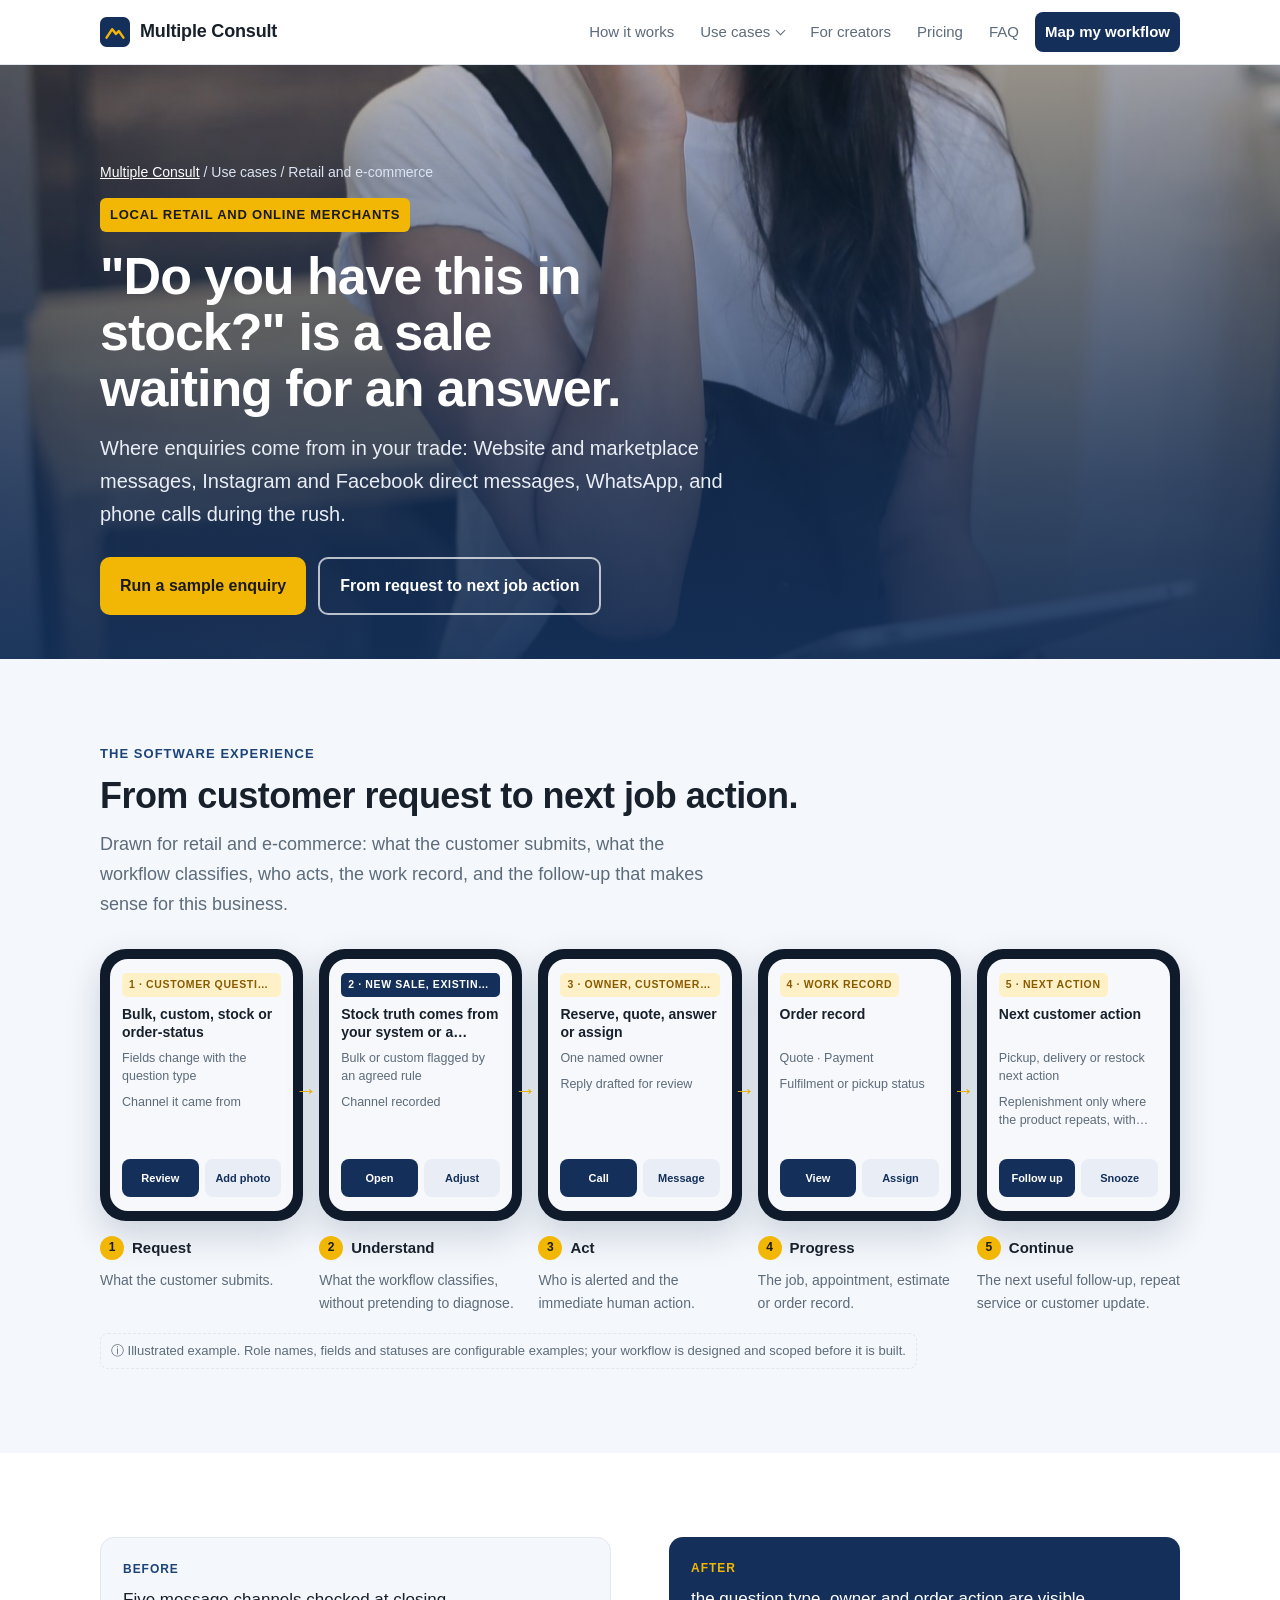
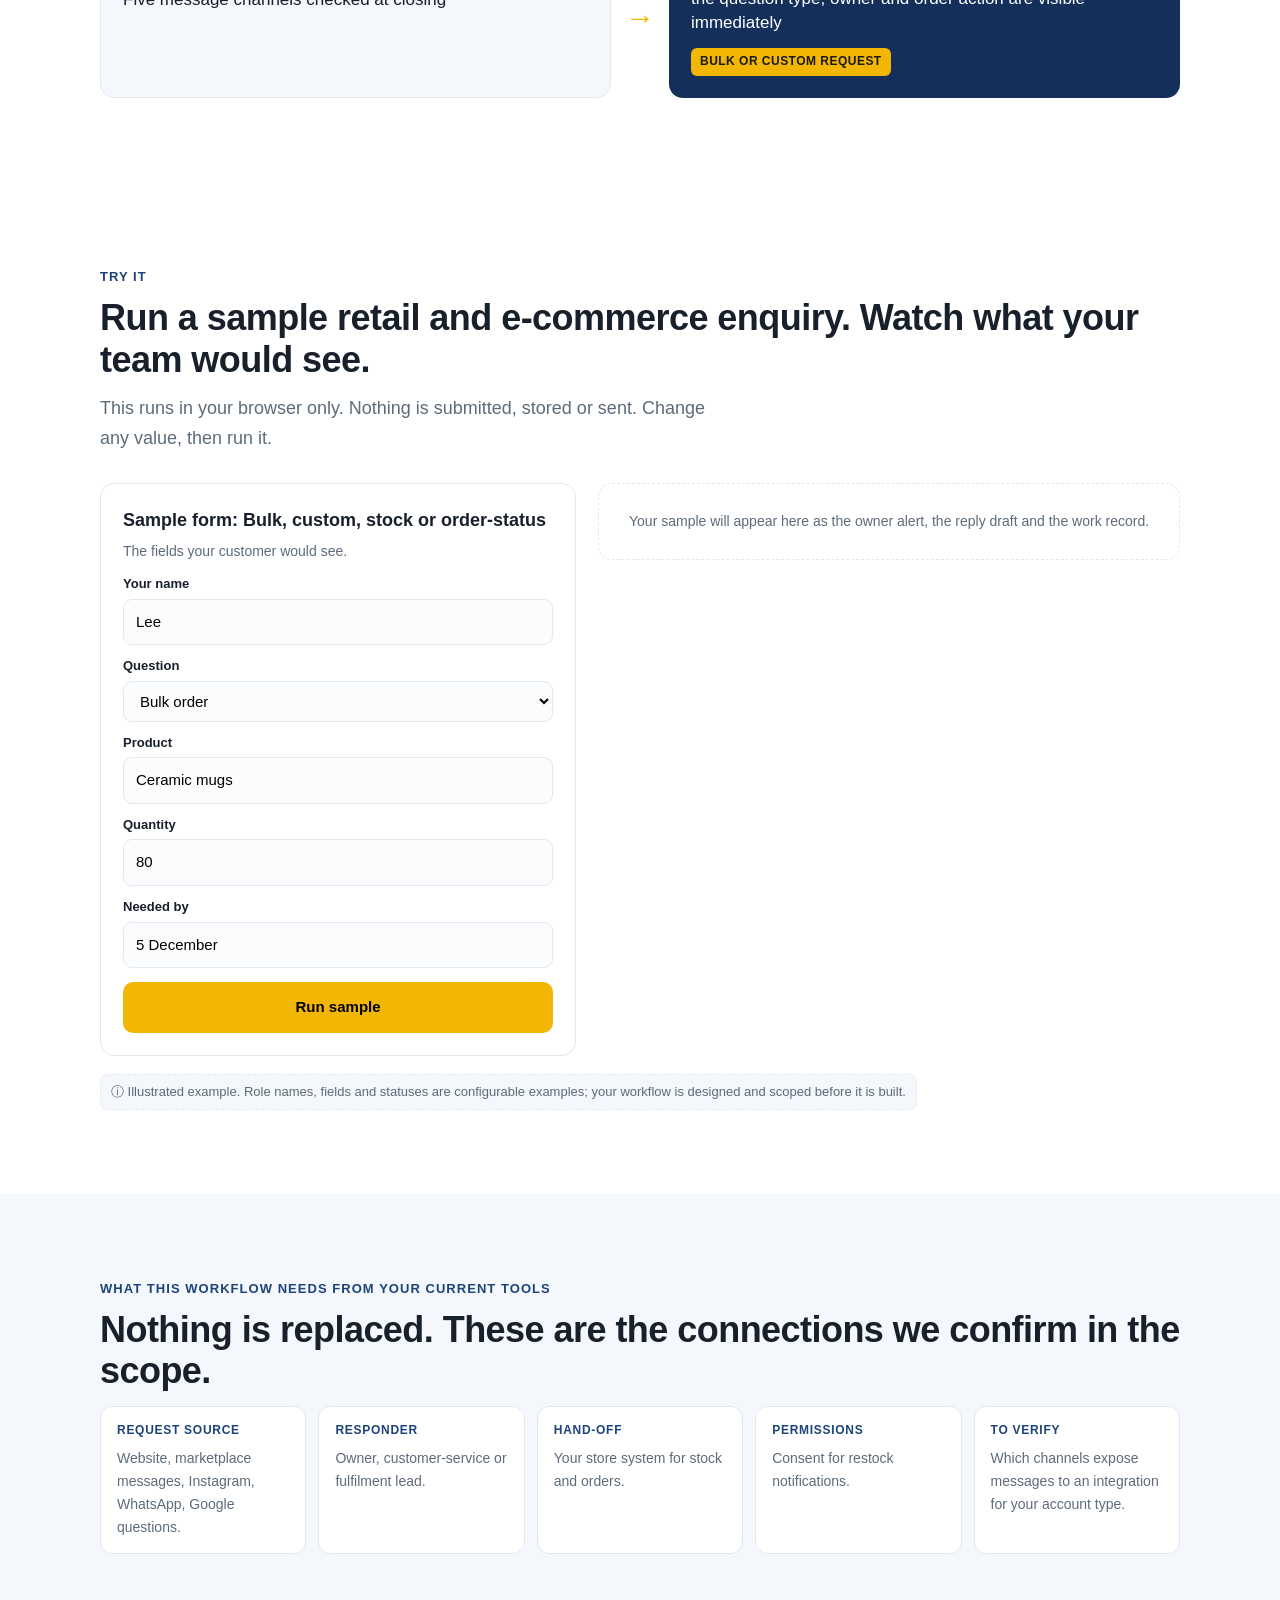
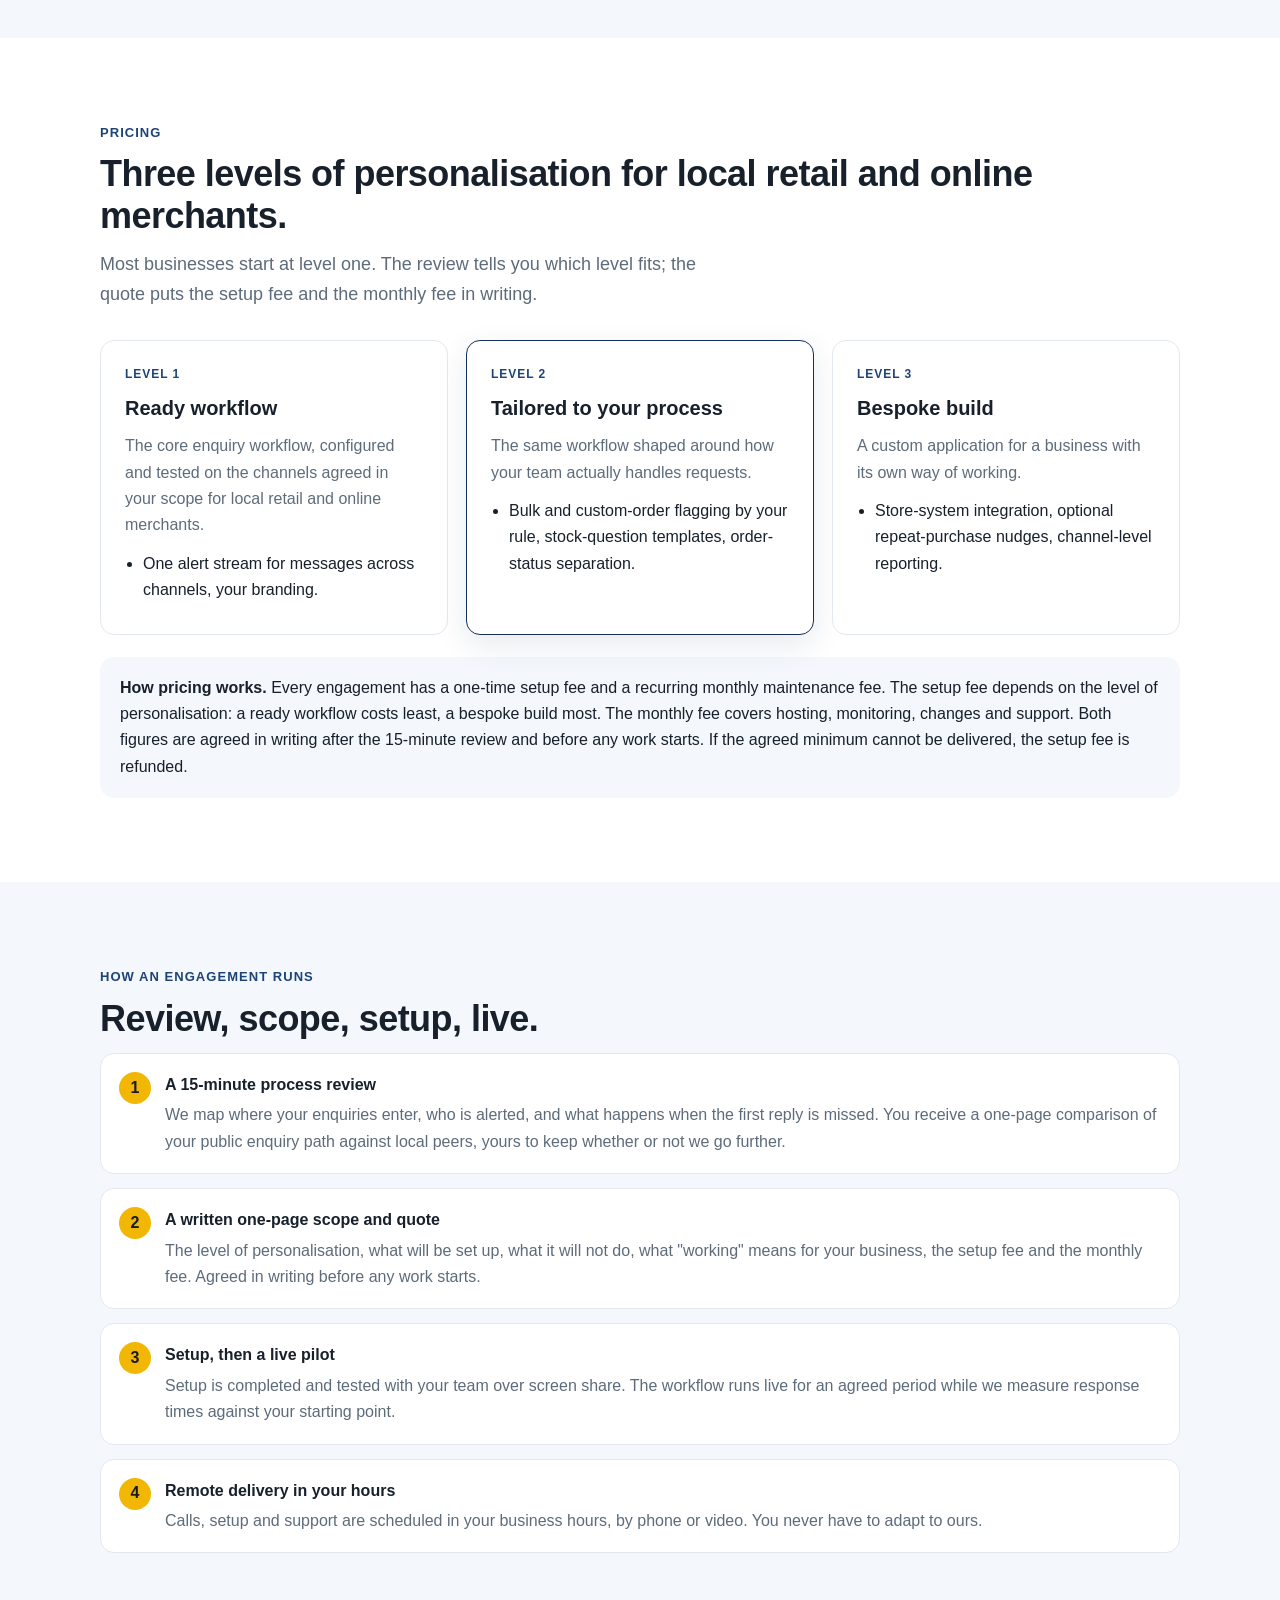
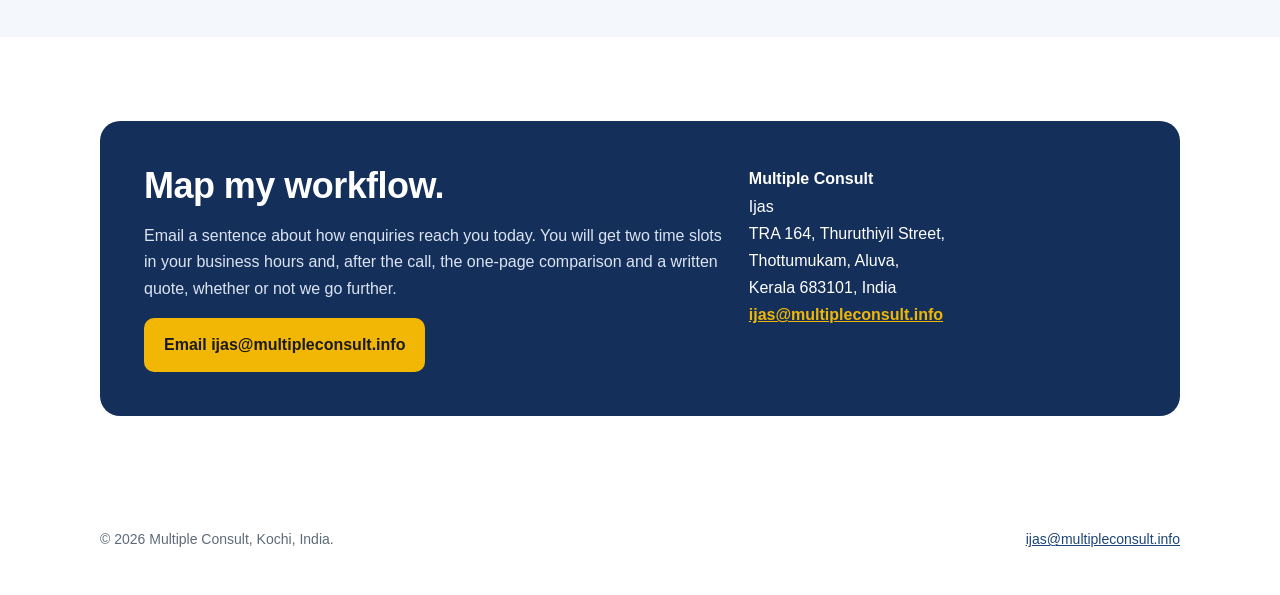
<file: retail.html>
<!doctype html>
<html lang="en"><head><meta charset="utf-8"><meta name="viewport" content="width=device-width, initial-scale=1">
<title>Local retail and online merchants | Multiple Consult</title><meta name="description" content="How an enquiry-response workflow works for local retail and online merchants: the form, what is classified, who acts, the work record, the follow-up, three personalisation levels, and a sample you can run.">
<meta property="og:title" content="Local retail and online merchants | Multiple Consult"><meta property="og:description" content="How an enquiry-response workflow works for local retail and online merchants: the form, what is classified, who acts, the work record, the follow-up, three personalisation levels, and a sample you can run.">
<link rel="icon" href="data:image/svg+xml,%3Csvg xmlns='http://www.w3.org/2000/svg' viewBox='0 0 32 32'%3E%3Crect width='32' height='32' rx='7' fill='%2314305a'/%3E%3Cpath d='M7 22l6-9 4 5 3-3 5 7' stroke='%23f2b705' stroke-width='2.6' fill='none' stroke-linecap='round' stroke-linejoin='round'/%3E%3C/svg%3E"><link rel="stylesheet" href="style.css?v=12"></head><body>
<header class="top"><div class="wrap"><a class="brand" href="index.html" aria-label="Multiple Consult home"><svg viewBox="0 0 32 32" aria-hidden="true"><rect width="32" height="32" rx="7" fill="#14305a"/><path d="M7 22l6-9 4 5 3-3 5 7" stroke="#f2b705" stroke-width="2.6" fill="none" stroke-linecap="round" stroke-linejoin="round"/></svg>Multiple Consult</a>
<nav class="nav" aria-label="Main"><a href="index.html#journey">How it works</a><div class="has-menu"><a href="index.html#usecases" class="uc-toggle">Use cases</a><div class="menu" role="menu"><a href="roofing.html"><svg viewBox="0 0 24 24" fill="none" stroke="#14305a" stroke-width="1.8" stroke-linecap="round" stroke-linejoin="round"><path d="M3 12l9-8 9 8"/><path d="M5 10v10h14V10"/></svg>Roofing</a><a href="hvac.html"><svg viewBox="0 0 24 24" fill="none" stroke="#14305a" stroke-width="1.8" stroke-linecap="round" stroke-linejoin="round"><rect x="3" y="6" width="18" height="12" rx="2"/><path d="M7 14h10M7 10h10"/></svg>HVAC</a><a href="plumbing.html"><svg viewBox="0 0 24 24" fill="none" stroke="#14305a" stroke-width="1.8" stroke-linecap="round" stroke-linejoin="round"><path d="M12 3c3 4 5 7 5 10a5 5 0 0 1-10 0c0-3 2-6 5-10z"/></svg>Plumbing</a><a href="restoration.html"><svg viewBox="0 0 24 24" fill="none" stroke="#14305a" stroke-width="1.8" stroke-linecap="round" stroke-linejoin="round"><path d="M12 3l9 16H3z"/><path d="M12 10v4M12 17h.01"/></svg>Restoration</a><a href="remodeling.html"><svg viewBox="0 0 24 24" fill="none" stroke="#14305a" stroke-width="1.8" stroke-linecap="round" stroke-linejoin="round"><path d="M3 10l9-7 9 7v10H3z"/><path d="M9 20v-6h6v6"/></svg>Remodelling</a><a href="windows-doors-siding.html"><svg viewBox="0 0 24 24" fill="none" stroke="#14305a" stroke-width="1.8" stroke-linecap="round" stroke-linejoin="round"><rect x="4" y="3" width="16" height="18" rx="1"/><path d="M12 3v18M4 12h16"/></svg>Windows, doors and siding</a><a href="landscape.html"><svg viewBox="0 0 24 24" fill="none" stroke="#14305a" stroke-width="1.8" stroke-linecap="round" stroke-linejoin="round"><path d="M3 20h18"/><path d="M12 20V9"/><path d="M12 9c-3 0-5-2-5-5 3 0 5 2 5 5zM12 12c3 0 5-2 5-5-3 0-5 2-5 5z"/></svg>Landscape and hardscape</a><a href="foundation.html"><svg viewBox="0 0 24 24" fill="none" stroke="#14305a" stroke-width="1.8" stroke-linecap="round" stroke-linejoin="round"><path d="M3 21h18M5 21V10l7-5 7 5v11"/><path d="M9 21v-6l2 2 2-3 2 3v4"/></svg>Foundation repair</a><a href="salons-barbers.html"><svg viewBox="0 0 24 24" fill="none" stroke="#14305a" stroke-width="1.8" stroke-linecap="round" stroke-linejoin="round"><circle cx="6" cy="6" r="3"/><circle cx="6" cy="18" r="3"/><path d="M20 4L8.5 15.5M20 20L8.5 8.5"/></svg>Salons and barbers</a><a href="retail.html"><svg viewBox="0 0 24 24" fill="none" stroke="#14305a" stroke-width="1.8" stroke-linecap="round" stroke-linejoin="round"><path d="M3 9l1-5h16l1 5"/><path d="M3 9h18v3a3 3 0 0 1-6 0 3 3 0 0 1-6 0 3 3 0 0 1-6 0z"/><path d="M5 12v9h14v-9"/></svg>Retail and e-commerce</a><a href="auto-repair.html"><svg viewBox="0 0 24 24" fill="none" stroke="#14305a" stroke-width="1.8" stroke-linecap="round" stroke-linejoin="round"><path d="M3 13l2-5h14l2 5v6H3z"/><circle cx="7" cy="17" r="1.5"/><circle cx="17" cy="17" r="1.5"/></svg>Auto repair</a><a href="creators.html"><svg viewBox="0 0 24 24" fill="none" stroke="#14305a" stroke-width="1.8" stroke-linecap="round" stroke-linejoin="round"><rect x="3" y="5" width="14" height="14" rx="2"/><path d="M17 10l4-2v8l-4-2"/></svg>Creators with expertise</a><a class="all" href="index.html#usecases">See all use cases</a></div></div><a href="creators.html">For creators</a><a href="index.html#pricing">Pricing</a><a href="index.html#faq">FAQ</a><a class="cta" href="index.html#contact">Map my workflow</a></nav></div></header>
<main id="top">
<section class="hero photo short" style="padding:0"><img src="img/hero-owner-phone.jpg" width="900" height="1200" alt="Shop owner taking a customer call at the counter" fetchpriority="high"><div class="wrap"><div class="crumb"><a href="index.html">Multiple Consult</a> / Use cases / Retail and e-commerce</div>
<span class="kicker">Local retail and online merchants</span><h1>&quot;Do you have this in stock?&quot; is a sale waiting for an answer.</h1><p>Where enquiries come from in your trade: Website and marketplace messages, Instagram and Facebook direct messages, WhatsApp, and phone calls during the rush.</p>
<div class="btn-row"><a class="btn" href="#try">Run a sample enquiry</a><a class="btn ghost" href="#journey">From request to next job action</a></div></div></section>
<section id="journey" class=alt><div class="wrap"><p class="eyebrow">The software experience</p><h2>From customer request to next job action.</h2><p class="sub">Drawn for retail and e-commerce: what the customer submits, what the workflow classifies, who acts, the work record, and the follow-up that makes sense for this business.</p><p class="swipe">Swipe through the workflow &rarr;</p><div class="journey j5"><div class="jstep"><div class="mini"><div class="scr"><span class="lbl">1 · Customer question</span><div class="ttl">Bulk, custom, stock or order-status</div><div class="ln">Fields change with the question type</div><div class="ln">Channel it came from</div><div class="btns"><span class="b1">Review</span><span class="b2">Add photo</span></div></div></div><div class="n"><b>1</b>Request</div><p>What the customer submits.</p></div><div class="jstep"><div class="mini"><div class="scr"><span class="lbl chip">2 · New sale, existing order, or bulk/custom request</span><div class="ttl">Stock truth comes from your system or a person</div><div class="ln">Bulk or custom flagged by an agreed rule</div><div class="ln">Channel recorded</div><div class="btns"><span class="b1">Open</span><span class="b2">Adjust</span></div></div></div><div class="n"><b>2</b>Understand</div><p>What the workflow classifies, without pretending to diagnose.</p></div><div class="jstep"><div class="mini"><div class="scr"><span class="lbl">3 · Owner, customer-service or fulfilment lead (example roles)</span><div class="ttl">Reserve, quote, answer or assign</div><div class="ln">One named owner</div><div class="ln">Reply drafted for review</div><div class="btns"><span class="b1">Call</span><span class="b2">Message</span></div></div></div><div class="n"><b>3</b>Act</div><p>Who is alerted and the immediate human action.</p></div><div class="jstep"><div class="mini"><div class="scr"><span class="lbl">4 · Work record</span><div class="ttl">Order record</div><div class="ln">Quote · Payment</div><div class="ln">Fulfilment or pickup status</div><div class="btns"><span class="b1">View</span><span class="b2">Assign</span></div></div></div><div class="n"><b>4</b>Progress</div><p>The job, appointment, estimate or order record.</p></div><div class="jstep"><div class="mini"><div class="scr"><span class="lbl">5 · Next action</span><div class="ttl">Next customer action</div><div class="ln">Pickup, delivery or restock next action</div><div class="ln">Replenishment only where the product repeats, with consent</div><div class="btns"><span class="b1">Follow up</span><span class="b2">Snooze</span></div></div></div><div class="n"><b>5</b>Continue</div><p>The next useful follow-up, repeat service or customer update.</p></div></div><div class="illus">&#9432; Illustrated example. Role names, fields and statuses are configurable examples; your workflow is designed and scoped before it is built.</div></div></section>
<section><div class="wrap"><div class="ba"><div class="ba-b"><span>Before</span><p>Five message channels checked at closing</p></div><div class="ba-arrow">&rarr;</div><div class="ba-a"><span>After</span><p>the question type, owner and order action are visible immediately</p><em class="chipx">Bulk or custom request</em></div></div></div></section>
<section id="try"><div class="wrap"><p class="eyebrow">Try it</p><h2>Run a sample retail and e-commerce enquiry. Watch what your team would see.</h2><p class="sub">This runs in your browser only. Nothing is submitted, stored or sent. Change any value, then run it.</p>
<div class="demo"><form class="dform" data-demo="retail" data-cfg='{&quot;mode&quot;: &quot;business&quot;, &quot;ack&quot;: [&quot;Thanks, {name}. We have your request.&quot;, &quot;A named person will be in touch with a real time, not \&quot;shortly\&quot;.&quot;], &quot;alert&quot;: [&quot;Bulk or custom request, flagged by your rule · {q}&quot;, &quot;{name} · {qty} × {product_l} · Needed by {by}&quot;], &quot;reply&quot;: &quot;Hi {name}, thanks for the bulk-order details. I&#x27;ll confirm stock, production timing and delivery options for {qty} {product_l}, then send a written quote before you place the order.&quot;, &quot;record&quot;: [&quot;Owner: Owner or fulfilment lead (example role) · Status: Stock to confirm&quot;, &quot;Quote: Not yet sent · Next action: Check stock and quote {name} by tomorrow&quot;], &quot;remember&quot;: [&quot;Follow-up: deadline&quot;, &quot;Deadline {by}; remind if the quote has no answer in 3 days.&quot;], &quot;rules&quot;: [{&quot;when&quot;: {&quot;q&quot;: &quot;Stock check&quot;}, &quot;set&quot;: {&quot;alert&quot;: [&quot;Stock question · {sku}&quot;, &quot;{name} · {loc}&quot;], &quot;reply&quot;: &quot;Hi {name}, thanks for asking. I will check stock for {sku_l} at {loc} and confirm availability and pickup or delivery options within the hour during opening times.&quot;, &quot;record&quot;: [&quot;Owner: Customer-service lead (example role) · Status: Stock to confirm&quot;, &quot;Next action: Check {sku_l} at {loc} and reply to {name}&quot;], &quot;remember&quot;: [&quot;Follow-up: reservation&quot;, &quot;If reserved, remind {name} before the hold expires.&quot;]}}, {&quot;when&quot;: {&quot;q&quot;: &quot;Custom order&quot;}, &quot;set&quot;: {&quot;alert&quot;: [&quot;Bulk or custom request, flagged by your rule · Custom order&quot;, &quot;{name} · {qty} × {product_l} · Needed by {by}&quot;], &quot;reply&quot;: &quot;Hi {name}, thanks for the custom-order details. I will confirm what is possible for {product_l}, the timing for {by}, and send a written quote before anything is made.&quot;, &quot;record&quot;: [&quot;Owner: Owner or fulfilment lead (example role) · Status: Feasibility to confirm&quot;, &quot;Quote: Not yet sent · Next action: Confirm options and quote {name}&quot;], &quot;remember&quot;: [&quot;Follow-up: deadline&quot;, &quot;Needed by {by}; remind if the quote has no answer in 3 days.&quot;]}}, {&quot;when&quot;: {&quot;q&quot;: &quot;Order status&quot;}, &quot;set&quot;: {&quot;alert&quot;: [&quot;Existing order · Status question&quot;, &quot;{name} · Order {order} · {email}&quot;], &quot;reply&quot;: &quot;Hi {name}, thanks for checking. I am looking up order {order} now and will confirm its status and the next step to {email} within the hour during opening times.&quot;, &quot;record&quot;: [&quot;Owner: Customer-service lead (example role) · Status: Order lookup&quot;, &quot;Next action: Confirm status of {order} to {name} today&quot;], &quot;remember&quot;: [&quot;Follow-up: pickup or delivery&quot;, &quot;Confirm pickup or delivery once the order is ready.&quot;]}}]}' onsubmit="return false"><h3>Sample form: Bulk, custom, stock or order-status</h3><p class="sub">The fields your customer would see.</p><div class="fld"><label for="retail-name">Your name</label><input id="retail-name" data-f="name" value="Lee"></div><div class="fld"><label for="retail-q">Question</label><select id="retail-q" data-f="q"><option selected>Bulk order</option><option>Custom order</option><option>Stock check</option><option>Order status</option></select></div><div class="fld" data-show="q=Bulk order|Custom order"><label for="retail-product">Product</label><input id="retail-product" data-f="product" value="Ceramic mugs"></div><div class="fld" data-show="q=Bulk order|Custom order"><label for="retail-qty">Quantity</label><input id="retail-qty" data-f="qty" value="80"></div><div class="fld" data-show="q=Bulk order|Custom order"><label for="retail-by">Needed by</label><input id="retail-by" data-f="by" value="5 December"></div><div class="fld" data-show="q=Stock check"><label for="retail-sku">Item, size or variant</label><input id="retail-sku" data-f="sku" value="Navy tote, medium"></div><div class="fld" data-show="q=Stock check"><label for="retail-loc">Pickup or delivery location</label><input id="retail-loc" data-f="loc" value="Downtown store"></div><div class="fld" data-show="q=Order status"><label for="retail-order">Order number</label><input id="retail-order" data-f="order" value="MC-10482"></div><div class="fld" data-show="q=Order status"><label for="retail-email">Email on the order</label><input id="retail-email" data-f="email" value="lee@example.com"></div><button type="button" class="go">Run sample</button><button type="button" class="reset" style="display:none">Reset</button></form>
<div class="dout" data-wait="Your sample will appear here as the owner alert, the reply draft and the work record."><div class="dwait">Your sample will appear here as the owner alert, the reply draft and the work record.</div></div></div><div class="illus">&#9432; Illustrated example. Role names, fields and statuses are configurable examples; your workflow is designed and scoped before it is built.</div></div></section>
<section class="alt"><div class="wrap"><p class="eyebrow">What this workflow needs from your current tools</p><h2>Nothing is replaced. These are the connections we confirm in the scope.</h2><div class="integ"><div><b>Request source</b><p>Website, marketplace messages, Instagram, WhatsApp, Google questions.</p></div><div><b>Responder</b><p>Owner, customer-service or fulfilment lead.</p></div><div><b>Hand-off</b><p>Your store system for stock and orders.</p></div><div><b>Permissions</b><p>Consent for restock notifications.</p></div><div><b>To verify</b><p>Which channels expose messages to an integration for your account type.</p></div></div></div></section>
<section><div class="wrap"><p class="eyebrow">Pricing</p><h2>Three levels of personalisation for local retail and online merchants.</h2><p class="sub">Most businesses start at level one. The review tells you which level fits; the quote puts the setup fee and the monthly fee in writing.</p><div class="levels">
<div class="level"><div class="lv">Level 1</div><h3>Ready workflow</h3><p>The core enquiry workflow, configured and tested on the channels agreed in your scope for local retail and online merchants.</p><ul><li>One alert stream for messages across channels, your branding.</li></ul></div>
<div class="level mid"><div class="lv">Level 2</div><h3>Tailored to your process</h3><p>The same workflow shaped around how your team actually handles requests.</p><ul><li>Bulk and custom-order flagging by your rule, stock-question templates, order-status separation.</li></ul></div>
<div class="level"><div class="lv">Level 3</div><h3>Bespoke build</h3><p>A custom application for a business with its own way of working.</p><ul><li>Store-system integration, optional repeat-purchase nudges, channel-level reporting.</li></ul></div></div>
<div class="price-note"><strong>How pricing works.</strong> Every engagement has a one-time setup fee and a recurring monthly maintenance fee. The setup fee depends on the level of personalisation: a ready workflow costs least, a bespoke build most. The monthly fee covers hosting, monitoring, changes and support. Both figures are agreed in writing after the 15-minute review and before any work starts. If the agreed minimum cannot be delivered, the setup fee is refunded.</div></div></section>
<section class="alt"><div class="wrap"><p class="eyebrow">How an engagement runs</p><h2>Review, scope, setup, live.</h2><ol class="steps">
<li><strong>A 15-minute process review</strong><p>We map where your enquiries enter, who is alerted, and what happens when the first reply is missed. You receive a one-page comparison of your public enquiry path against local peers, yours to keep whether or not we go further.</p></li>
<li><strong>A written one-page scope and quote</strong><p>The level of personalisation, what will be set up, what it will not do, what "working" means for your business, the setup fee and the monthly fee. Agreed in writing before any work starts.</p></li>
<li><strong>Setup, then a live pilot</strong><p>Setup is completed and tested with your team over screen share. The workflow runs live for an agreed period while we measure response times against your starting point.</p></li>
<li><strong>Remote delivery in your hours</strong><p>Calls, setup and support are scheduled in your business hours, by phone or video. You never have to adapt to ours.</p></li></ol></div></section>
<section id="contact"><div class="wrap"><div class="contact"><div><h2>Map my workflow.</h2><p>Email a sentence about how enquiries reach you today. You will get two time slots in your business hours and, after the call, the one-page comparison and a written quote, whether or not we go further.</p><a class="btn" href="mailto:ijas@multipleconsult.info?subject=Process%20review%20request%20(Retail%20and%20e-commerce)">Email ijas@multipleconsult.info</a></div>
<address><strong>Multiple Consult</strong><br>Ijas<br>TRA 164, Thuruthiyil Street,<br>Thottumukam, Aluva,<br>Kerala 683101, India<br><a href="mailto:ijas@multipleconsult.info">ijas@multipleconsult.info</a></address></div></div></section></main><footer><div class="wrap"><span>&copy; 2026 Multiple Consult, Kochi, India.</span><span><a href="mailto:ijas@multipleconsult.info">ijas@multipleconsult.info</a></span></div></footer><script>(function(){var t=document.querySelector('.has-menu>a'),p=t&&t.parentElement;if(!p)return;t.setAttribute('role','button');t.setAttribute('aria-haspopup','true');t.setAttribute('aria-expanded','false');function set(o){p.classList.toggle('open',o);t.setAttribute('aria-expanded',o?'true':'false');}t.addEventListener('click',function(e){e.preventDefault();set(!p.classList.contains('open'));});document.addEventListener('click',function(e){if(!p.contains(e.target))set(false);});document.addEventListener('keydown',function(e){if(e.key==='Escape')set(false);});p.addEventListener('mouseleave',function(){set(false);});})();</script><script>(function(){function esc(s){return String(s).replace(/[&<>"']/g,function(c){return{'&':'&amp;','<':'&lt;','>':'&gt;','"':'&quot;',"'":'&#39;'}[c]});}
function fill(t,v){return String(t).replace(/\{(\w+)\}/g,function(m,k){if(k.slice(-2)==='_l'){var b=v[k.slice(0,-2)]||'';return esc(b.charAt(0).toLowerCase()+b.slice(1));}return esc(v[k]||'');});}
function card(k,kc,strong,p,acts,draft){var d=document.createElement('div');d.className='dcard';d.innerHTML='<span class="k '+kc+'">'+k+'</span><strong>'+strong+'</strong>'+(p?'<p>'+p+'</p>':'')+(draft?'<div class="draft">'+draft+'</div>':'')+(acts?'<div class="acts">'+acts.map(function(a,i){return '<span class="'+(i===0?'p':'')+'">'+a+'</span>'}).join('')+'</div>':'');return d;}
function resolve(cfg,v){var o={alert:cfg.alert,reply:cfg.reply,record:cfg.record,remember:cfg.remember};(cfg.rules||[]).forEach(function(r){var ok=Object.keys(r.when).every(function(k){return v[k]===r.when[k];});if(ok){Object.keys(r.set).forEach(function(k){o[k]=r.set[k];});}});return o;}
document.querySelectorAll('form[data-demo]').forEach(function(f){var cfg=JSON.parse(f.getAttribute('data-cfg'));var out=f.parentElement.querySelector('.dout');var go=f.querySelector('.go'),rs=f.querySelector('.reset');
function cur(){var v={};f.querySelectorAll('[data-f]').forEach(function(i){v[i.getAttribute('data-f')]=i.value.trim();});return v;}
function refresh(){var v=cur();f.querySelectorAll('.fld[data-show]').forEach(function(d){var m=d.getAttribute('data-show').split('=');var ok=m[1].split('|').indexOf(v[m[0]])>=0;d.classList.toggle('hide',!ok);});}
f.querySelectorAll('select').forEach(function(sel){sel.addEventListener('change',refresh);});refresh();
go.addEventListener('click',function(){var v={};f.querySelectorAll('.fld').forEach(function(d){if(d.classList.contains('hide'))return;var i=d.querySelector('[data-f]');v[i.getAttribute('data-f')]=i.value.trim();});var now=new Date();function t(m){var d=new Date(now.getTime()+m*60000);return d.toLocaleTimeString([],{hour:'numeric',minute:'2-digit'});}
out.innerHTML='';var cards=[];
if(cfg.mode==='creator'){if(v.perm!=='Approved for anonymised research'){cards=[card('Permission required','b','This signal cannot be analysed yet','Only material the creator has permission to analyse enters the demand board. Record the source, ask for approval, and leave the question out of any pattern until then.',['Request approval','Leave out'])];}
else{var st=cfg.stages[v.stage]||cfg.stages['default'];cards=[card('Tagged insight · '+t(0),'b',fill(cfg.insight[0],v),fill(st.tag,v)),card('Small test','',fill(st.test[0],v),fill(st.test[1],v),['Approve test','Edit']),card('Draft reply — review before sending','',fill(cfg.reply[0],v),'Drafted from approved offers and your voice. Edit, then send.',['Send','Edit'],fill(st.reply,v)),card('Member next step','g',fill(st.next[0],v),fill(st.next[1],v),['Record decision'])];}}
else{var o=resolve(cfg,v);cards=[card('Received · '+t(0),'b',fill(cfg.ack[0],v),fill(cfg.ack[1],v)),card(fill(o.alert[0],v)+' · '+t(0),'',fill(o.alert[0],v),fill(o.alert[1],v),['Call now','Text','Email','Assign']),card('Draft — review before sending · '+t(1),'','Suggested reply to '+esc(v.name||''),'Drafted from your approved rules and this request. Edit, then send.',['Send','Edit'],fill(o.reply,v)),card('Work record','g',fill(o.record[0],v),fill(o.record[1],v),['View record','Reassign']),card('Remember','b',fill(o.remember[0],v),fill(o.remember[1],v),['Set reminder','Snooze'])];}
cards.forEach(function(c,i){out.appendChild(c);setTimeout(function(){c.classList.add('on');},150+i*420);});go.style.display='none';rs.style.display='block';if(window.innerWidth<900)out.scrollIntoView({behavior:'smooth',block:'start'});});
rs.addEventListener('click',function(){out.innerHTML='<div class="dwait">'+out.getAttribute('data-wait')+'</div>';go.style.display='block';rs.style.display='none';});});})();</script></body></html>
</file>
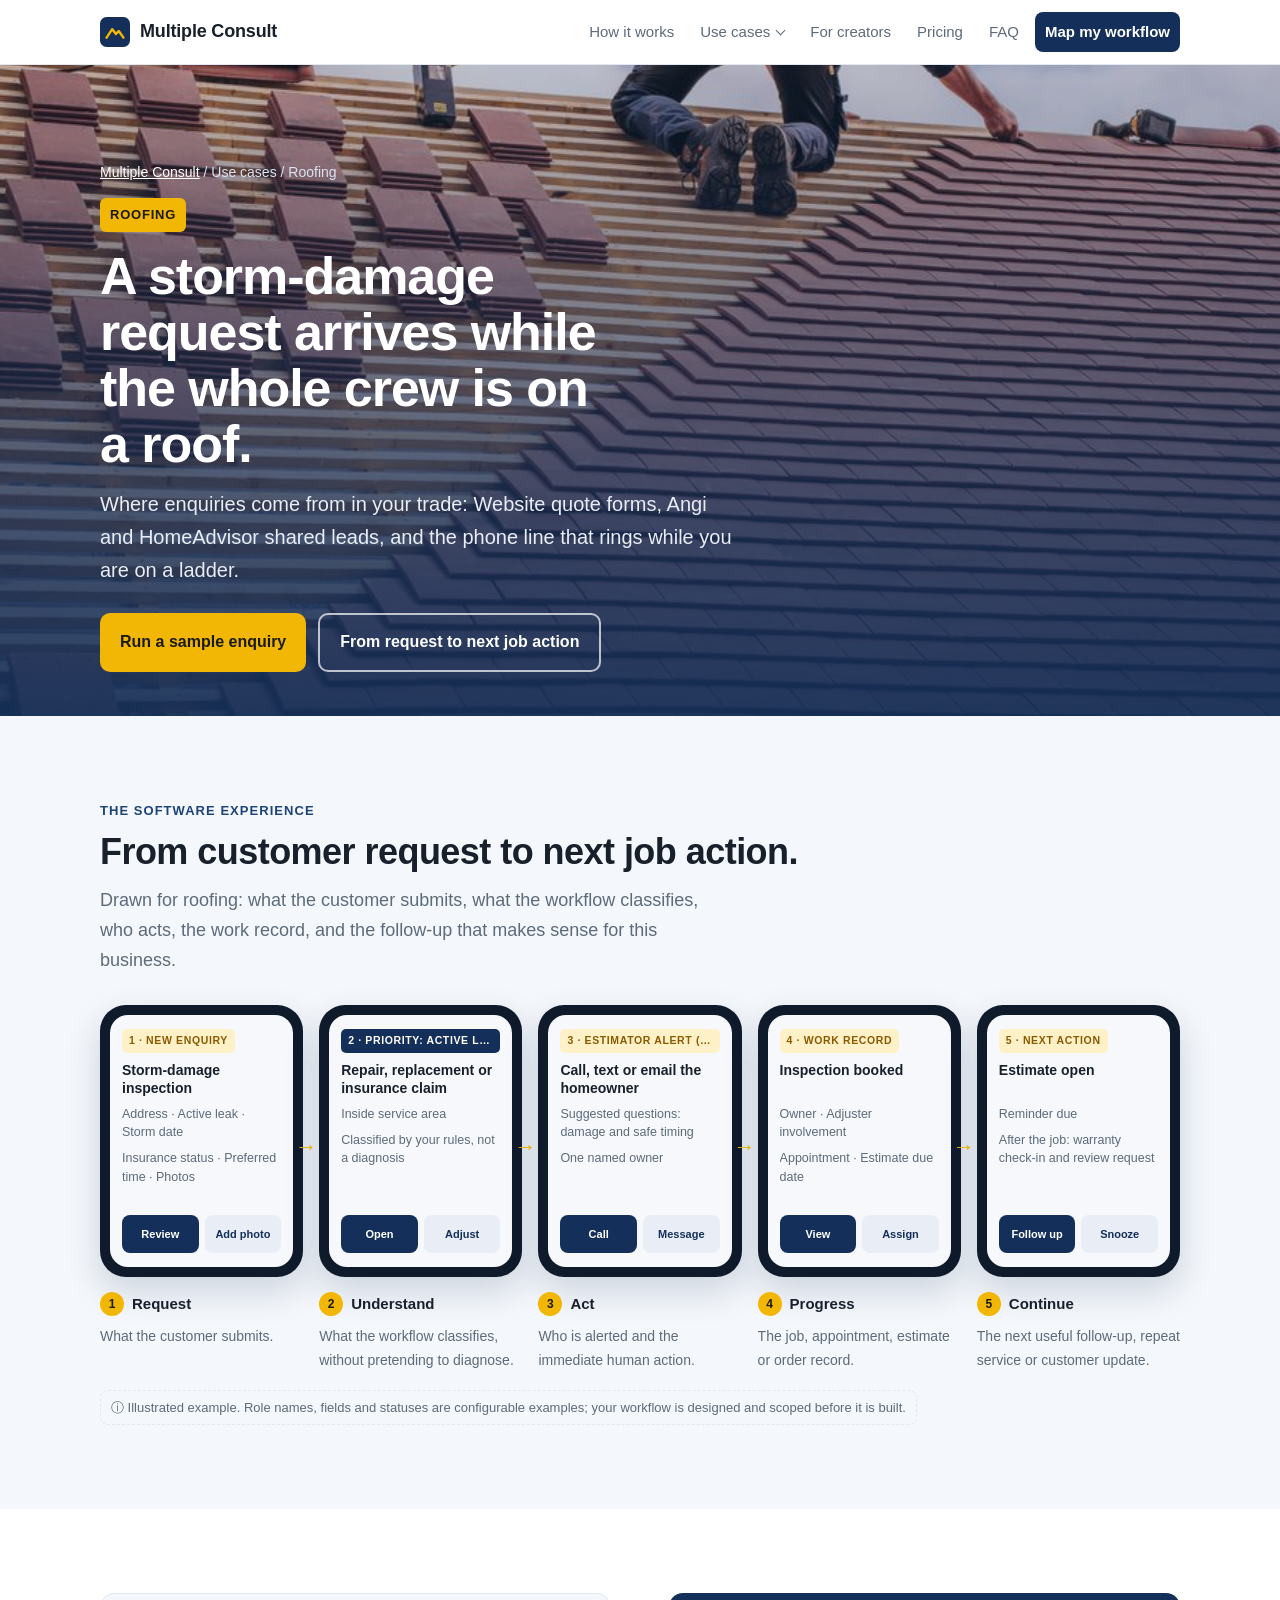
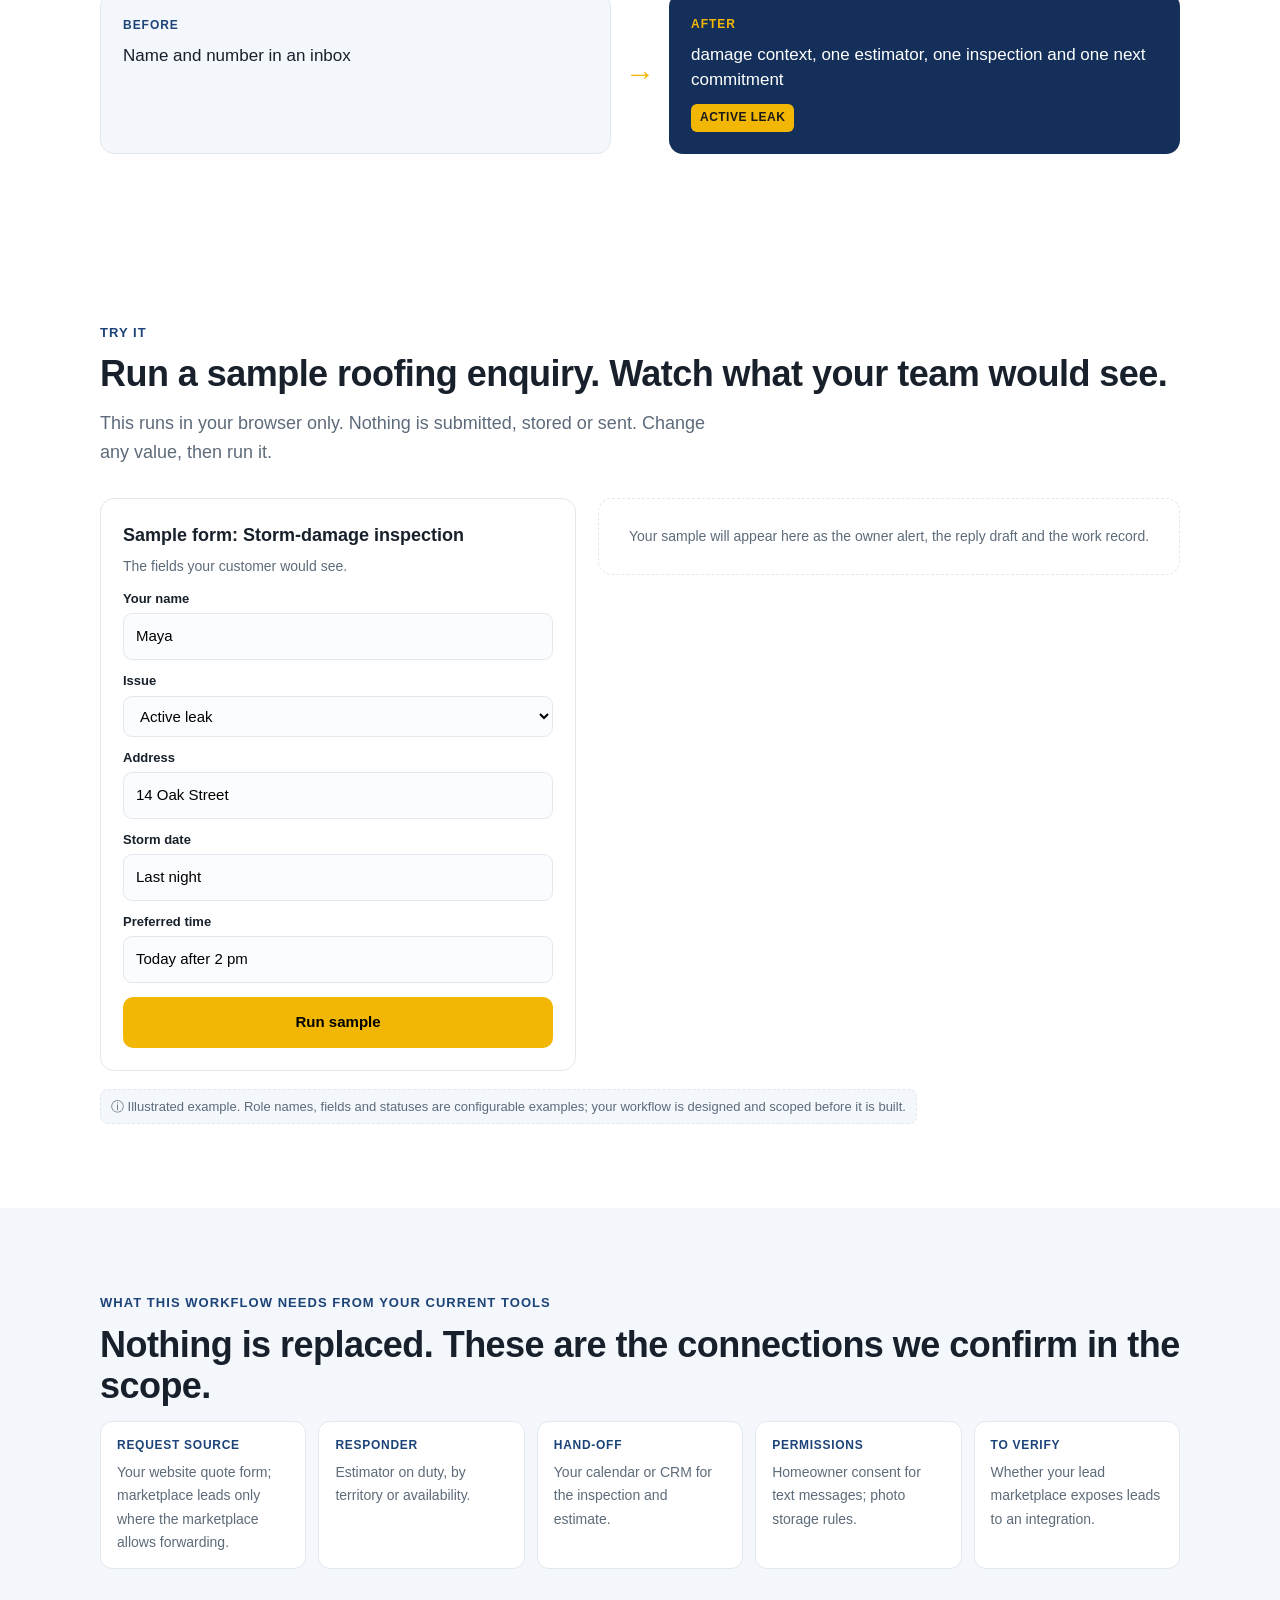
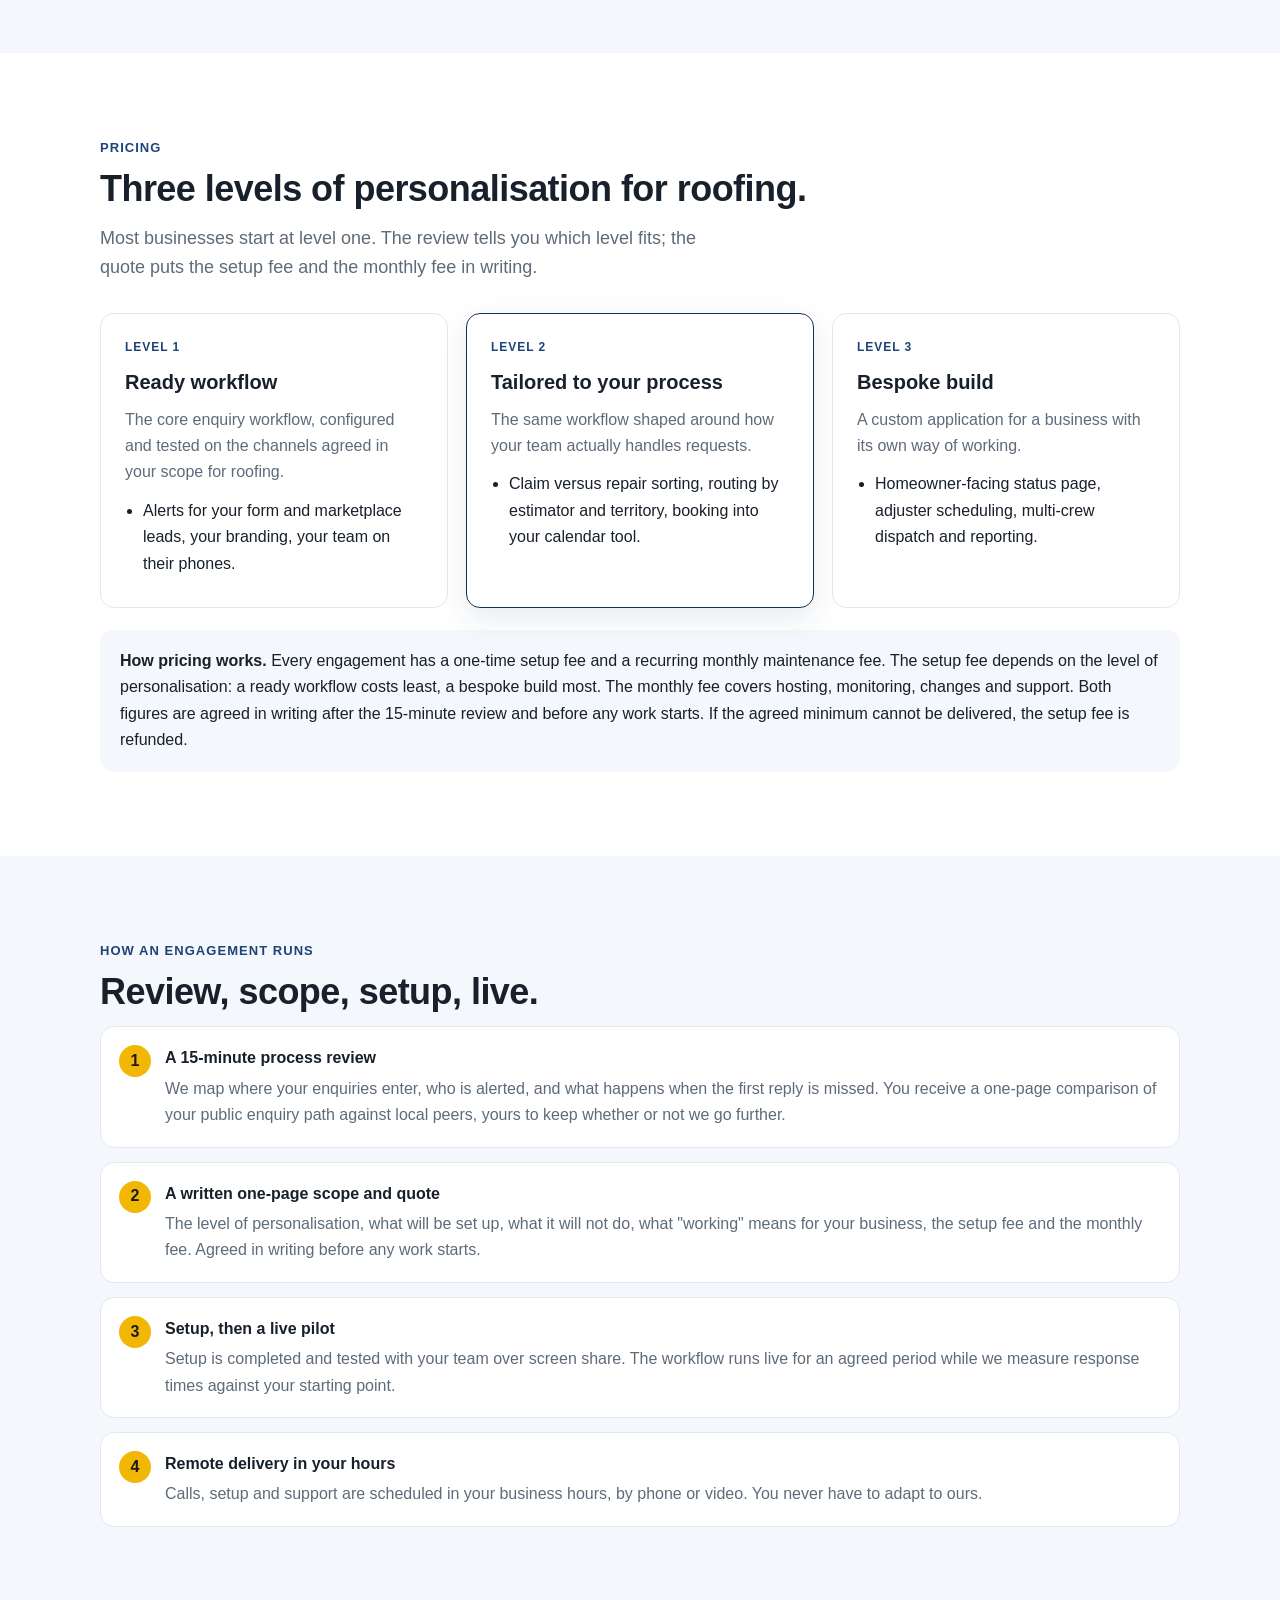
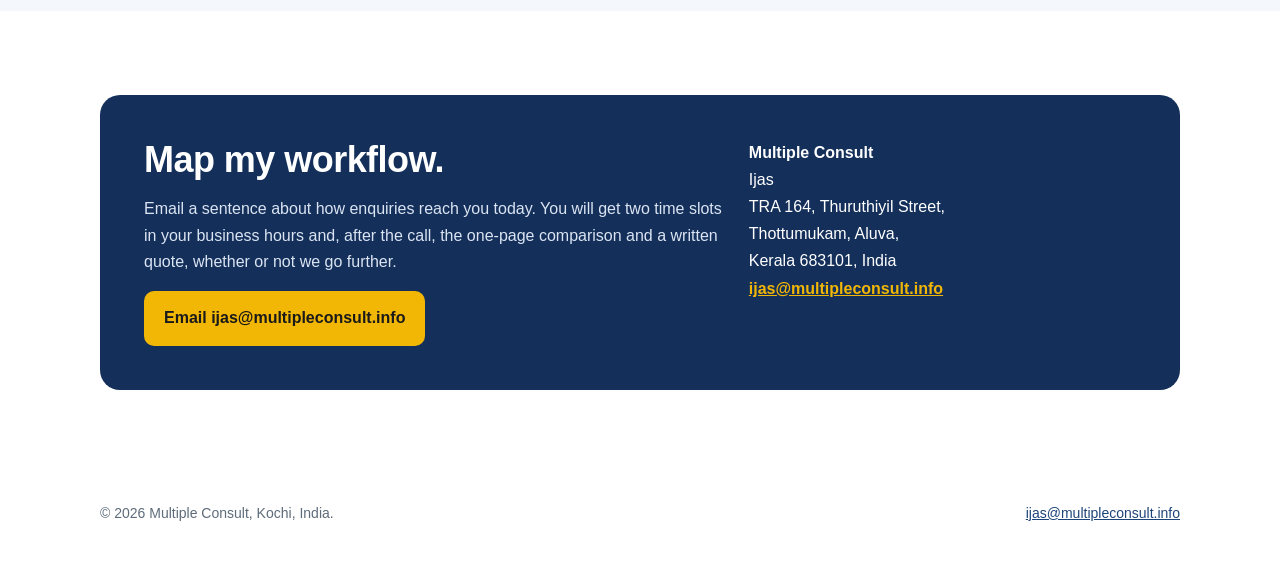
<file: roofing.html>
<!doctype html>
<html lang="en"><head><meta charset="utf-8"><meta name="viewport" content="width=device-width, initial-scale=1">
<title>Roofing | Multiple Consult</title><meta name="description" content="How an enquiry-response workflow works for roofing: the form, what is classified, who acts, the work record, the follow-up, three personalisation levels, and a sample you can run.">
<meta property="og:title" content="Roofing | Multiple Consult"><meta property="og:description" content="How an enquiry-response workflow works for roofing: the form, what is classified, who acts, the work record, the follow-up, three personalisation levels, and a sample you can run.">
<link rel="icon" href="data:image/svg+xml,%3Csvg xmlns='http://www.w3.org/2000/svg' viewBox='0 0 32 32'%3E%3Crect width='32' height='32' rx='7' fill='%2314305a'/%3E%3Cpath d='M7 22l6-9 4 5 3-3 5 7' stroke='%23f2b705' stroke-width='2.6' fill='none' stroke-linecap='round' stroke-linejoin='round'/%3E%3C/svg%3E"><link rel="stylesheet" href="style.css?v=12"></head><body>
<header class="top"><div class="wrap"><a class="brand" href="index.html" aria-label="Multiple Consult home"><svg viewBox="0 0 32 32" aria-hidden="true"><rect width="32" height="32" rx="7" fill="#14305a"/><path d="M7 22l6-9 4 5 3-3 5 7" stroke="#f2b705" stroke-width="2.6" fill="none" stroke-linecap="round" stroke-linejoin="round"/></svg>Multiple Consult</a>
<nav class="nav" aria-label="Main"><a href="index.html#journey">How it works</a><div class="has-menu"><a href="index.html#usecases" class="uc-toggle">Use cases</a><div class="menu" role="menu"><a href="roofing.html"><svg viewBox="0 0 24 24" fill="none" stroke="#14305a" stroke-width="1.8" stroke-linecap="round" stroke-linejoin="round"><path d="M3 12l9-8 9 8"/><path d="M5 10v10h14V10"/></svg>Roofing</a><a href="hvac.html"><svg viewBox="0 0 24 24" fill="none" stroke="#14305a" stroke-width="1.8" stroke-linecap="round" stroke-linejoin="round"><rect x="3" y="6" width="18" height="12" rx="2"/><path d="M7 14h10M7 10h10"/></svg>HVAC</a><a href="plumbing.html"><svg viewBox="0 0 24 24" fill="none" stroke="#14305a" stroke-width="1.8" stroke-linecap="round" stroke-linejoin="round"><path d="M12 3c3 4 5 7 5 10a5 5 0 0 1-10 0c0-3 2-6 5-10z"/></svg>Plumbing</a><a href="restoration.html"><svg viewBox="0 0 24 24" fill="none" stroke="#14305a" stroke-width="1.8" stroke-linecap="round" stroke-linejoin="round"><path d="M12 3l9 16H3z"/><path d="M12 10v4M12 17h.01"/></svg>Restoration</a><a href="remodeling.html"><svg viewBox="0 0 24 24" fill="none" stroke="#14305a" stroke-width="1.8" stroke-linecap="round" stroke-linejoin="round"><path d="M3 10l9-7 9 7v10H3z"/><path d="M9 20v-6h6v6"/></svg>Remodelling</a><a href="windows-doors-siding.html"><svg viewBox="0 0 24 24" fill="none" stroke="#14305a" stroke-width="1.8" stroke-linecap="round" stroke-linejoin="round"><rect x="4" y="3" width="16" height="18" rx="1"/><path d="M12 3v18M4 12h16"/></svg>Windows, doors and siding</a><a href="landscape.html"><svg viewBox="0 0 24 24" fill="none" stroke="#14305a" stroke-width="1.8" stroke-linecap="round" stroke-linejoin="round"><path d="M3 20h18"/><path d="M12 20V9"/><path d="M12 9c-3 0-5-2-5-5 3 0 5 2 5 5zM12 12c3 0 5-2 5-5-3 0-5 2-5 5z"/></svg>Landscape and hardscape</a><a href="foundation.html"><svg viewBox="0 0 24 24" fill="none" stroke="#14305a" stroke-width="1.8" stroke-linecap="round" stroke-linejoin="round"><path d="M3 21h18M5 21V10l7-5 7 5v11"/><path d="M9 21v-6l2 2 2-3 2 3v4"/></svg>Foundation repair</a><a href="salons-barbers.html"><svg viewBox="0 0 24 24" fill="none" stroke="#14305a" stroke-width="1.8" stroke-linecap="round" stroke-linejoin="round"><circle cx="6" cy="6" r="3"/><circle cx="6" cy="18" r="3"/><path d="M20 4L8.5 15.5M20 20L8.5 8.5"/></svg>Salons and barbers</a><a href="retail.html"><svg viewBox="0 0 24 24" fill="none" stroke="#14305a" stroke-width="1.8" stroke-linecap="round" stroke-linejoin="round"><path d="M3 9l1-5h16l1 5"/><path d="M3 9h18v3a3 3 0 0 1-6 0 3 3 0 0 1-6 0 3 3 0 0 1-6 0z"/><path d="M5 12v9h14v-9"/></svg>Retail and e-commerce</a><a href="auto-repair.html"><svg viewBox="0 0 24 24" fill="none" stroke="#14305a" stroke-width="1.8" stroke-linecap="round" stroke-linejoin="round"><path d="M3 13l2-5h14l2 5v6H3z"/><circle cx="7" cy="17" r="1.5"/><circle cx="17" cy="17" r="1.5"/></svg>Auto repair</a><a href="creators.html"><svg viewBox="0 0 24 24" fill="none" stroke="#14305a" stroke-width="1.8" stroke-linecap="round" stroke-linejoin="round"><rect x="3" y="5" width="14" height="14" rx="2"/><path d="M17 10l4-2v8l-4-2"/></svg>Creators with expertise</a><a class="all" href="index.html#usecases">See all use cases</a></div></div><a href="creators.html">For creators</a><a href="index.html#pricing">Pricing</a><a href="index.html#faq">FAQ</a><a class="cta" href="index.html#contact">Map my workflow</a></nav></div></header>
<main id="top">
<section class="hero photo short" style="padding:0"><img src="img/roofer-shingles.jpg" width="900" height="1200" alt="Roofer installing shingles" fetchpriority="high"><div class="wrap"><div class="crumb"><a href="index.html">Multiple Consult</a> / Use cases / Roofing</div>
<span class="kicker">Roofing</span><h1>A storm-damage request arrives while the whole crew is on a roof.</h1><p>Where enquiries come from in your trade: Website quote forms, Angi and HomeAdvisor shared leads, and the phone line that rings while you are on a ladder.</p>
<div class="btn-row"><a class="btn" href="#try">Run a sample enquiry</a><a class="btn ghost" href="#journey">From request to next job action</a></div></div></section>
<section id="journey" class=alt><div class="wrap"><p class="eyebrow">The software experience</p><h2>From customer request to next job action.</h2><p class="sub">Drawn for roofing: what the customer submits, what the workflow classifies, who acts, the work record, and the follow-up that makes sense for this business.</p><p class="swipe">Swipe through the workflow &rarr;</p><div class="journey j5"><div class="jstep"><div class="mini"><div class="scr"><span class="lbl">1 · New enquiry</span><div class="ttl">Storm-damage inspection</div><div class="ln">Address · Active leak · Storm date</div><div class="ln">Insurance status · Preferred time · Photos</div><div class="btns"><span class="b1">Review</span><span class="b2">Add photo</span></div></div></div><div class="n"><b>1</b>Request</div><p>What the customer submits.</p></div><div class="jstep"><div class="mini"><div class="scr"><span class="lbl chip">2 · Priority: active leak</span><div class="ttl">Repair, replacement or insurance claim</div><div class="ln">Inside service area</div><div class="ln">Classified by your rules, not a diagnosis</div><div class="btns"><span class="b1">Open</span><span class="b2">Adjust</span></div></div></div><div class="n"><b>2</b>Understand</div><p>What the workflow classifies, without pretending to diagnose.</p></div><div class="jstep"><div class="mini"><div class="scr"><span class="lbl">3 · Estimator alert (example role)</span><div class="ttl">Call, text or email the homeowner</div><div class="ln">Suggested questions: damage and safe timing</div><div class="ln">One named owner</div><div class="btns"><span class="b1">Call</span><span class="b2">Message</span></div></div></div><div class="n"><b>3</b>Act</div><p>Who is alerted and the immediate human action.</p></div><div class="jstep"><div class="mini"><div class="scr"><span class="lbl">4 · Work record</span><div class="ttl">Inspection booked</div><div class="ln">Owner · Adjuster involvement</div><div class="ln">Appointment · Estimate due date</div><div class="btns"><span class="b1">View</span><span class="b2">Assign</span></div></div></div><div class="n"><b>4</b>Progress</div><p>The job, appointment, estimate or order record.</p></div><div class="jstep"><div class="mini"><div class="scr"><span class="lbl">5 · Next action</span><div class="ttl">Estimate open</div><div class="ln">Reminder due</div><div class="ln">After the job: warranty check-in and review request</div><div class="btns"><span class="b1">Follow up</span><span class="b2">Snooze</span></div></div></div><div class="n"><b>5</b>Continue</div><p>The next useful follow-up, repeat service or customer update.</p></div></div><div class="illus">&#9432; Illustrated example. Role names, fields and statuses are configurable examples; your workflow is designed and scoped before it is built.</div></div></section>
<section><div class="wrap"><div class="ba"><div class="ba-b"><span>Before</span><p>Name and number in an inbox</p></div><div class="ba-arrow">&rarr;</div><div class="ba-a"><span>After</span><p>damage context, one estimator, one inspection and one next commitment</p><em class="chipx">Active leak</em></div></div></div></section>
<section id="try"><div class="wrap"><p class="eyebrow">Try it</p><h2>Run a sample roofing enquiry. Watch what your team would see.</h2><p class="sub">This runs in your browser only. Nothing is submitted, stored or sent. Change any value, then run it.</p>
<div class="demo"><form class="dform" data-demo="roofing" data-cfg='{&quot;mode&quot;: &quot;business&quot;, &quot;ack&quot;: [&quot;Thanks, {name}. We have your request.&quot;, &quot;A named person will be in touch with a real time, not \&quot;shortly\&quot;.&quot;], &quot;alert&quot;: [&quot;Estimator alert · {issue}&quot;, &quot;{name} · {address} · Storm: {storm} · Prefers {time}&quot;], &quot;reply&quot;: &quot;Hi {name}, I&#x27;m sorry you&#x27;re dealing with an active leak. I can review the details now and call you to confirm a safe inspection window {time_l}. Please avoid entering any unsafe area in the meantime.&quot;, &quot;record&quot;: [&quot;Owner: Estimator · Status: Call due&quot;, &quot;Appointment: Not yet booked · Next action: Call {name} {time_l}&quot;], &quot;remember&quot;: [&quot;Follow-up: estimate reminder&quot;, &quot;If no reply after the call, remind the estimator in 2 days; after the job, schedule a warranty check-in.&quot;], &quot;rules&quot;: [{&quot;when&quot;: {&quot;issue&quot;: &quot;Storm damage, no leak&quot;}, &quot;set&quot;: {&quot;alert&quot;: [&quot;Estimator alert · Storm damage&quot;, &quot;{name} · {address} · Storm: {storm} · Prefers {time}&quot;], &quot;reply&quot;: &quot;Hi {name}, thanks for reporting the storm damage. I can review the details now and call you to confirm an inspection window {time_l}. We will assess the roof on site before recommending repair or replacement.&quot;, &quot;record&quot;: [&quot;Owner: Estimator · Status: Call due&quot;, &quot;Inspection: Not yet booked · Next action: Call {name} {time_l}&quot;], &quot;remember&quot;: [&quot;Follow-up: estimate reminder&quot;, &quot;Remind the estimator if the estimate has no decision after 5 days.&quot;]}}, {&quot;when&quot;: {&quot;issue&quot;: &quot;Full replacement quote&quot;}, &quot;set&quot;: {&quot;alert&quot;: [&quot;Estimator alert · Replacement quote&quot;, &quot;{name} · {address} · Prefers {time}&quot;], &quot;reply&quot;: &quot;Hi {name}, thanks for asking about a full replacement. I will arrange a measurement and inspection visit {time_l} so the quote reflects the actual roof, materials and access.&quot;, &quot;record&quot;: [&quot;Owner: Estimator · Status: Visit to book&quot;, &quot;Quote: After inspection · Next action: Call {name} to set the visit&quot;], &quot;remember&quot;: [&quot;Follow-up: quote decision&quot;, &quot;Remind the estimator when the quote has had no answer for 7 days.&quot;]}}, {&quot;when&quot;: {&quot;issue&quot;: &quot;Insurance claim&quot;}, &quot;set&quot;: {&quot;alert&quot;: [&quot;Estimator alert · Insurance claim&quot;, &quot;{name} · {address} · Storm: {storm} · Prefers {time}&quot;], &quot;reply&quot;: &quot;Hi {name}, thanks for the details about your claim. I can call you {time_l} to understand the damage, confirm where the claim stands (started: {claim_l}; adjuster involved: {adjuster_l}) and arrange an inspection that fits the adjuster&#x27;s timing. We do not assess damage from the form alone.&quot;, &quot;record&quot;: [&quot;Owner: Estimator (example role) · Status: Call due · Claim started: {claim}&quot;, &quot;Adjuster involved: {adjuster} · Next action: Call {name} {time_l}&quot;], &quot;remember&quot;: [&quot;Follow-up: adjuster visit&quot;, &quot;Record the adjuster date once known and remind the estimator the day before.&quot;]}}]}' onsubmit="return false"><h3>Sample form: Storm-damage inspection</h3><p class="sub">The fields your customer would see.</p><div class="fld"><label for="roofing-name">Your name</label><input id="roofing-name" data-f="name" value="Maya"></div><div class="fld"><label for="roofing-issue">Issue</label><select id="roofing-issue" data-f="issue"><option selected>Active leak</option><option>Storm damage, no leak</option><option>Full replacement quote</option><option>Insurance claim</option></select></div><div class="fld"><label for="roofing-address">Address</label><input id="roofing-address" data-f="address" value="14 Oak Street"></div><div class="fld"><label for="roofing-storm">Storm date</label><input id="roofing-storm" data-f="storm" value="Last night"></div><div class="fld" data-show="issue=Insurance claim"><label for="roofing-claim">Claim started?</label><select id="roofing-claim" data-f="claim"><option selected>No</option><option>Yes</option></select></div><div class="fld" data-show="issue=Insurance claim"><label for="roofing-adjuster">Adjuster involved?</label><select id="roofing-adjuster" data-f="adjuster"><option selected>Not yet</option><option>Yes</option><option>Not sure</option></select></div><div class="fld"><label for="roofing-time">Preferred time</label><input id="roofing-time" data-f="time" value="Today after 2 pm"></div><button type="button" class="go">Run sample</button><button type="button" class="reset" style="display:none">Reset</button></form>
<div class="dout" data-wait="Your sample will appear here as the owner alert, the reply draft and the work record."><div class="dwait">Your sample will appear here as the owner alert, the reply draft and the work record.</div></div></div><div class="illus">&#9432; Illustrated example. Role names, fields and statuses are configurable examples; your workflow is designed and scoped before it is built.</div></div></section>
<section class="alt"><div class="wrap"><p class="eyebrow">What this workflow needs from your current tools</p><h2>Nothing is replaced. These are the connections we confirm in the scope.</h2><div class="integ"><div><b>Request source</b><p>Your website quote form; marketplace leads only where the marketplace allows forwarding.</p></div><div><b>Responder</b><p>Estimator on duty, by territory or availability.</p></div><div><b>Hand-off</b><p>Your calendar or CRM for the inspection and estimate.</p></div><div><b>Permissions</b><p>Homeowner consent for text messages; photo storage rules.</p></div><div><b>To verify</b><p>Whether your lead marketplace exposes leads to an integration.</p></div></div></div></section>
<section><div class="wrap"><p class="eyebrow">Pricing</p><h2>Three levels of personalisation for roofing.</h2><p class="sub">Most businesses start at level one. The review tells you which level fits; the quote puts the setup fee and the monthly fee in writing.</p><div class="levels">
<div class="level"><div class="lv">Level 1</div><h3>Ready workflow</h3><p>The core enquiry workflow, configured and tested on the channels agreed in your scope for roofing.</p><ul><li>Alerts for your form and marketplace leads, your branding, your team on their phones.</li></ul></div>
<div class="level mid"><div class="lv">Level 2</div><h3>Tailored to your process</h3><p>The same workflow shaped around how your team actually handles requests.</p><ul><li>Claim versus repair sorting, routing by estimator and territory, booking into your calendar tool.</li></ul></div>
<div class="level"><div class="lv">Level 3</div><h3>Bespoke build</h3><p>A custom application for a business with its own way of working.</p><ul><li>Homeowner-facing status page, adjuster scheduling, multi-crew dispatch and reporting.</li></ul></div></div>
<div class="price-note"><strong>How pricing works.</strong> Every engagement has a one-time setup fee and a recurring monthly maintenance fee. The setup fee depends on the level of personalisation: a ready workflow costs least, a bespoke build most. The monthly fee covers hosting, monitoring, changes and support. Both figures are agreed in writing after the 15-minute review and before any work starts. If the agreed minimum cannot be delivered, the setup fee is refunded.</div></div></section>
<section class="alt"><div class="wrap"><p class="eyebrow">How an engagement runs</p><h2>Review, scope, setup, live.</h2><ol class="steps">
<li><strong>A 15-minute process review</strong><p>We map where your enquiries enter, who is alerted, and what happens when the first reply is missed. You receive a one-page comparison of your public enquiry path against local peers, yours to keep whether or not we go further.</p></li>
<li><strong>A written one-page scope and quote</strong><p>The level of personalisation, what will be set up, what it will not do, what "working" means for your business, the setup fee and the monthly fee. Agreed in writing before any work starts.</p></li>
<li><strong>Setup, then a live pilot</strong><p>Setup is completed and tested with your team over screen share. The workflow runs live for an agreed period while we measure response times against your starting point.</p></li>
<li><strong>Remote delivery in your hours</strong><p>Calls, setup and support are scheduled in your business hours, by phone or video. You never have to adapt to ours.</p></li></ol></div></section>
<section id="contact"><div class="wrap"><div class="contact"><div><h2>Map my workflow.</h2><p>Email a sentence about how enquiries reach you today. You will get two time slots in your business hours and, after the call, the one-page comparison and a written quote, whether or not we go further.</p><a class="btn" href="mailto:ijas@multipleconsult.info?subject=Process%20review%20request%20(Roofing)">Email ijas@multipleconsult.info</a></div>
<address><strong>Multiple Consult</strong><br>Ijas<br>TRA 164, Thuruthiyil Street,<br>Thottumukam, Aluva,<br>Kerala 683101, India<br><a href="mailto:ijas@multipleconsult.info">ijas@multipleconsult.info</a></address></div></div></section></main><footer><div class="wrap"><span>&copy; 2026 Multiple Consult, Kochi, India.</span><span><a href="mailto:ijas@multipleconsult.info">ijas@multipleconsult.info</a></span></div></footer><script>(function(){var t=document.querySelector('.has-menu>a'),p=t&&t.parentElement;if(!p)return;t.setAttribute('role','button');t.setAttribute('aria-haspopup','true');t.setAttribute('aria-expanded','false');function set(o){p.classList.toggle('open',o);t.setAttribute('aria-expanded',o?'true':'false');}t.addEventListener('click',function(e){e.preventDefault();set(!p.classList.contains('open'));});document.addEventListener('click',function(e){if(!p.contains(e.target))set(false);});document.addEventListener('keydown',function(e){if(e.key==='Escape')set(false);});p.addEventListener('mouseleave',function(){set(false);});})();</script><script>(function(){function esc(s){return String(s).replace(/[&<>"']/g,function(c){return{'&':'&amp;','<':'&lt;','>':'&gt;','"':'&quot;',"'":'&#39;'}[c]});}
function fill(t,v){return String(t).replace(/\{(\w+)\}/g,function(m,k){if(k.slice(-2)==='_l'){var b=v[k.slice(0,-2)]||'';return esc(b.charAt(0).toLowerCase()+b.slice(1));}return esc(v[k]||'');});}
function card(k,kc,strong,p,acts,draft){var d=document.createElement('div');d.className='dcard';d.innerHTML='<span class="k '+kc+'">'+k+'</span><strong>'+strong+'</strong>'+(p?'<p>'+p+'</p>':'')+(draft?'<div class="draft">'+draft+'</div>':'')+(acts?'<div class="acts">'+acts.map(function(a,i){return '<span class="'+(i===0?'p':'')+'">'+a+'</span>'}).join('')+'</div>':'');return d;}
function resolve(cfg,v){var o={alert:cfg.alert,reply:cfg.reply,record:cfg.record,remember:cfg.remember};(cfg.rules||[]).forEach(function(r){var ok=Object.keys(r.when).every(function(k){return v[k]===r.when[k];});if(ok){Object.keys(r.set).forEach(function(k){o[k]=r.set[k];});}});return o;}
document.querySelectorAll('form[data-demo]').forEach(function(f){var cfg=JSON.parse(f.getAttribute('data-cfg'));var out=f.parentElement.querySelector('.dout');var go=f.querySelector('.go'),rs=f.querySelector('.reset');
function cur(){var v={};f.querySelectorAll('[data-f]').forEach(function(i){v[i.getAttribute('data-f')]=i.value.trim();});return v;}
function refresh(){var v=cur();f.querySelectorAll('.fld[data-show]').forEach(function(d){var m=d.getAttribute('data-show').split('=');var ok=m[1].split('|').indexOf(v[m[0]])>=0;d.classList.toggle('hide',!ok);});}
f.querySelectorAll('select').forEach(function(sel){sel.addEventListener('change',refresh);});refresh();
go.addEventListener('click',function(){var v={};f.querySelectorAll('.fld').forEach(function(d){if(d.classList.contains('hide'))return;var i=d.querySelector('[data-f]');v[i.getAttribute('data-f')]=i.value.trim();});var now=new Date();function t(m){var d=new Date(now.getTime()+m*60000);return d.toLocaleTimeString([],{hour:'numeric',minute:'2-digit'});}
out.innerHTML='';var cards=[];
if(cfg.mode==='creator'){if(v.perm!=='Approved for anonymised research'){cards=[card('Permission required','b','This signal cannot be analysed yet','Only material the creator has permission to analyse enters the demand board. Record the source, ask for approval, and leave the question out of any pattern until then.',['Request approval','Leave out'])];}
else{var st=cfg.stages[v.stage]||cfg.stages['default'];cards=[card('Tagged insight · '+t(0),'b',fill(cfg.insight[0],v),fill(st.tag,v)),card('Small test','',fill(st.test[0],v),fill(st.test[1],v),['Approve test','Edit']),card('Draft reply — review before sending','',fill(cfg.reply[0],v),'Drafted from approved offers and your voice. Edit, then send.',['Send','Edit'],fill(st.reply,v)),card('Member next step','g',fill(st.next[0],v),fill(st.next[1],v),['Record decision'])];}}
else{var o=resolve(cfg,v);cards=[card('Received · '+t(0),'b',fill(cfg.ack[0],v),fill(cfg.ack[1],v)),card(fill(o.alert[0],v)+' · '+t(0),'',fill(o.alert[0],v),fill(o.alert[1],v),['Call now','Text','Email','Assign']),card('Draft — review before sending · '+t(1),'','Suggested reply to '+esc(v.name||''),'Drafted from your approved rules and this request. Edit, then send.',['Send','Edit'],fill(o.reply,v)),card('Work record','g',fill(o.record[0],v),fill(o.record[1],v),['View record','Reassign']),card('Remember','b',fill(o.remember[0],v),fill(o.remember[1],v),['Set reminder','Snooze'])];}
cards.forEach(function(c,i){out.appendChild(c);setTimeout(function(){c.classList.add('on');},150+i*420);});go.style.display='none';rs.style.display='block';if(window.innerWidth<900)out.scrollIntoView({behavior:'smooth',block:'start'});});
rs.addEventListener('click',function(){out.innerHTML='<div class="dwait">'+out.getAttribute('data-wait')+'</div>';go.style.display='block';rs.style.display='none';});});})();</script></body></html>
</file>
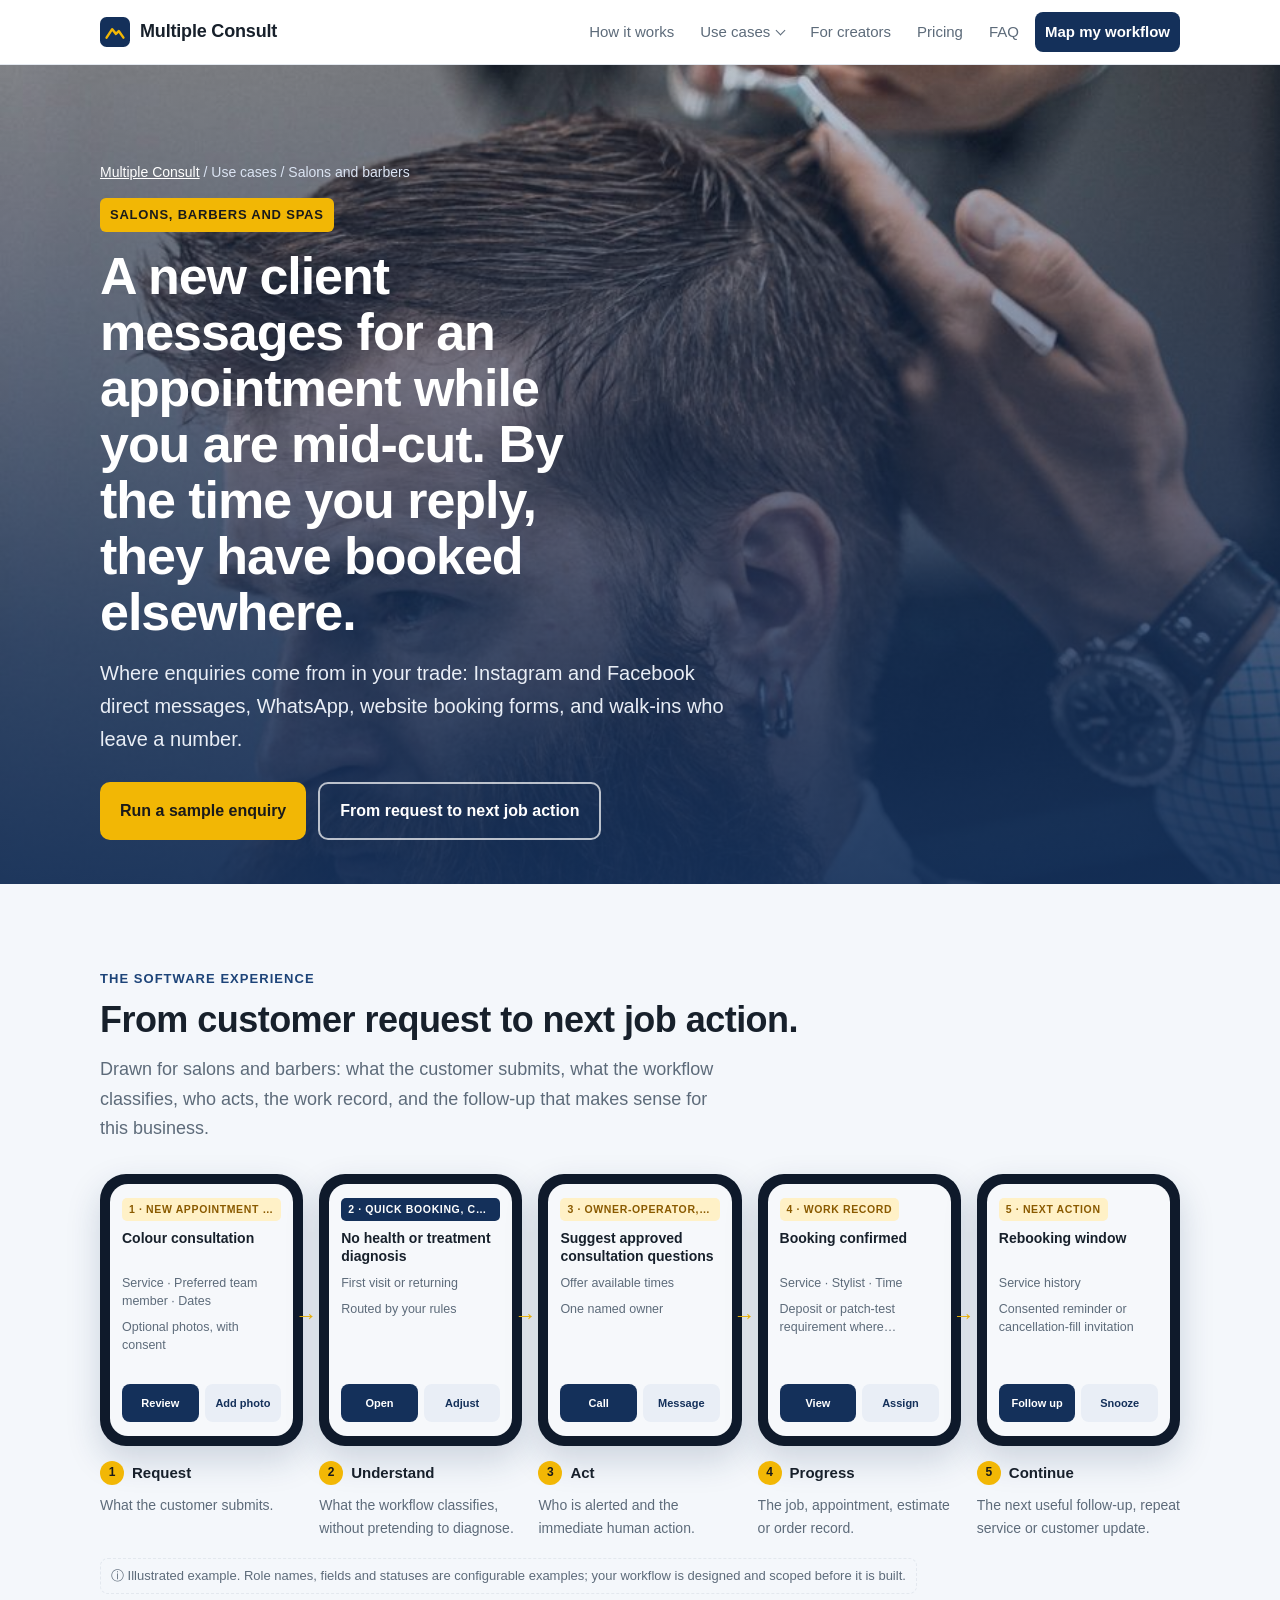
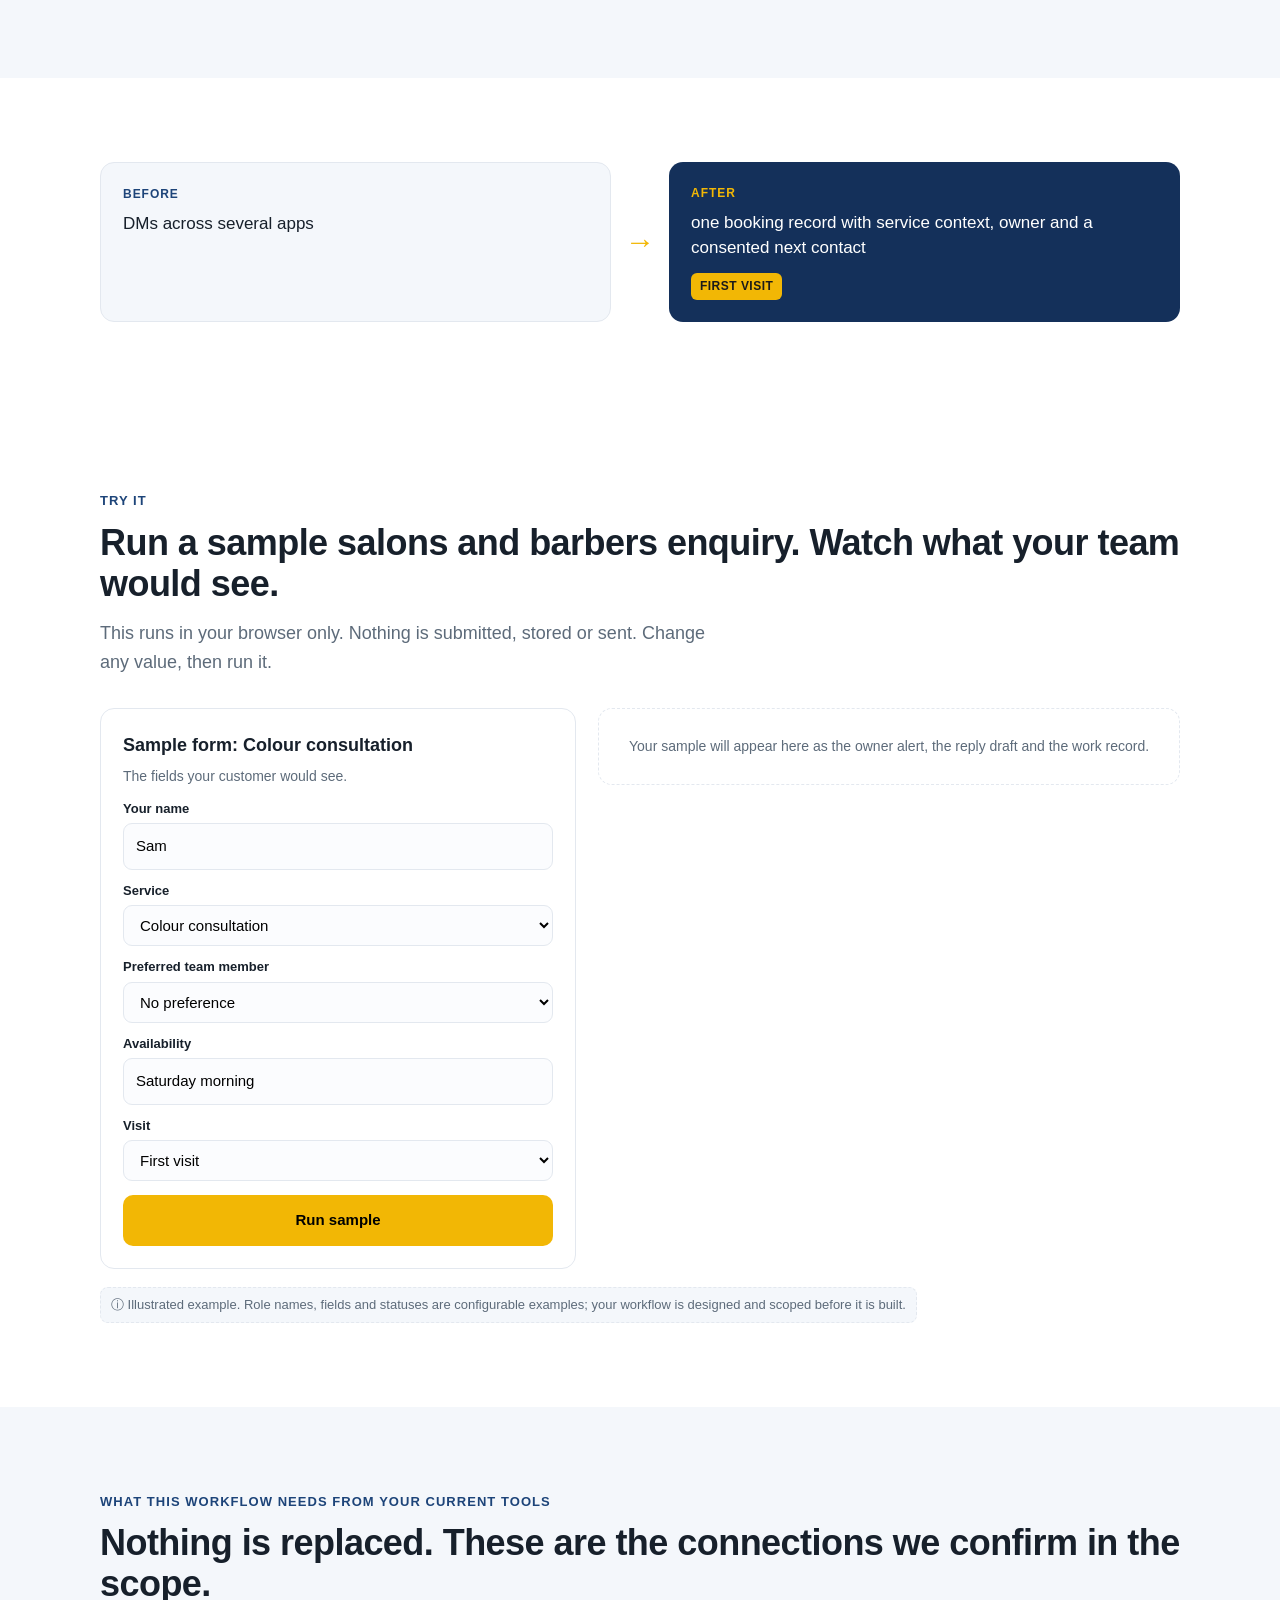
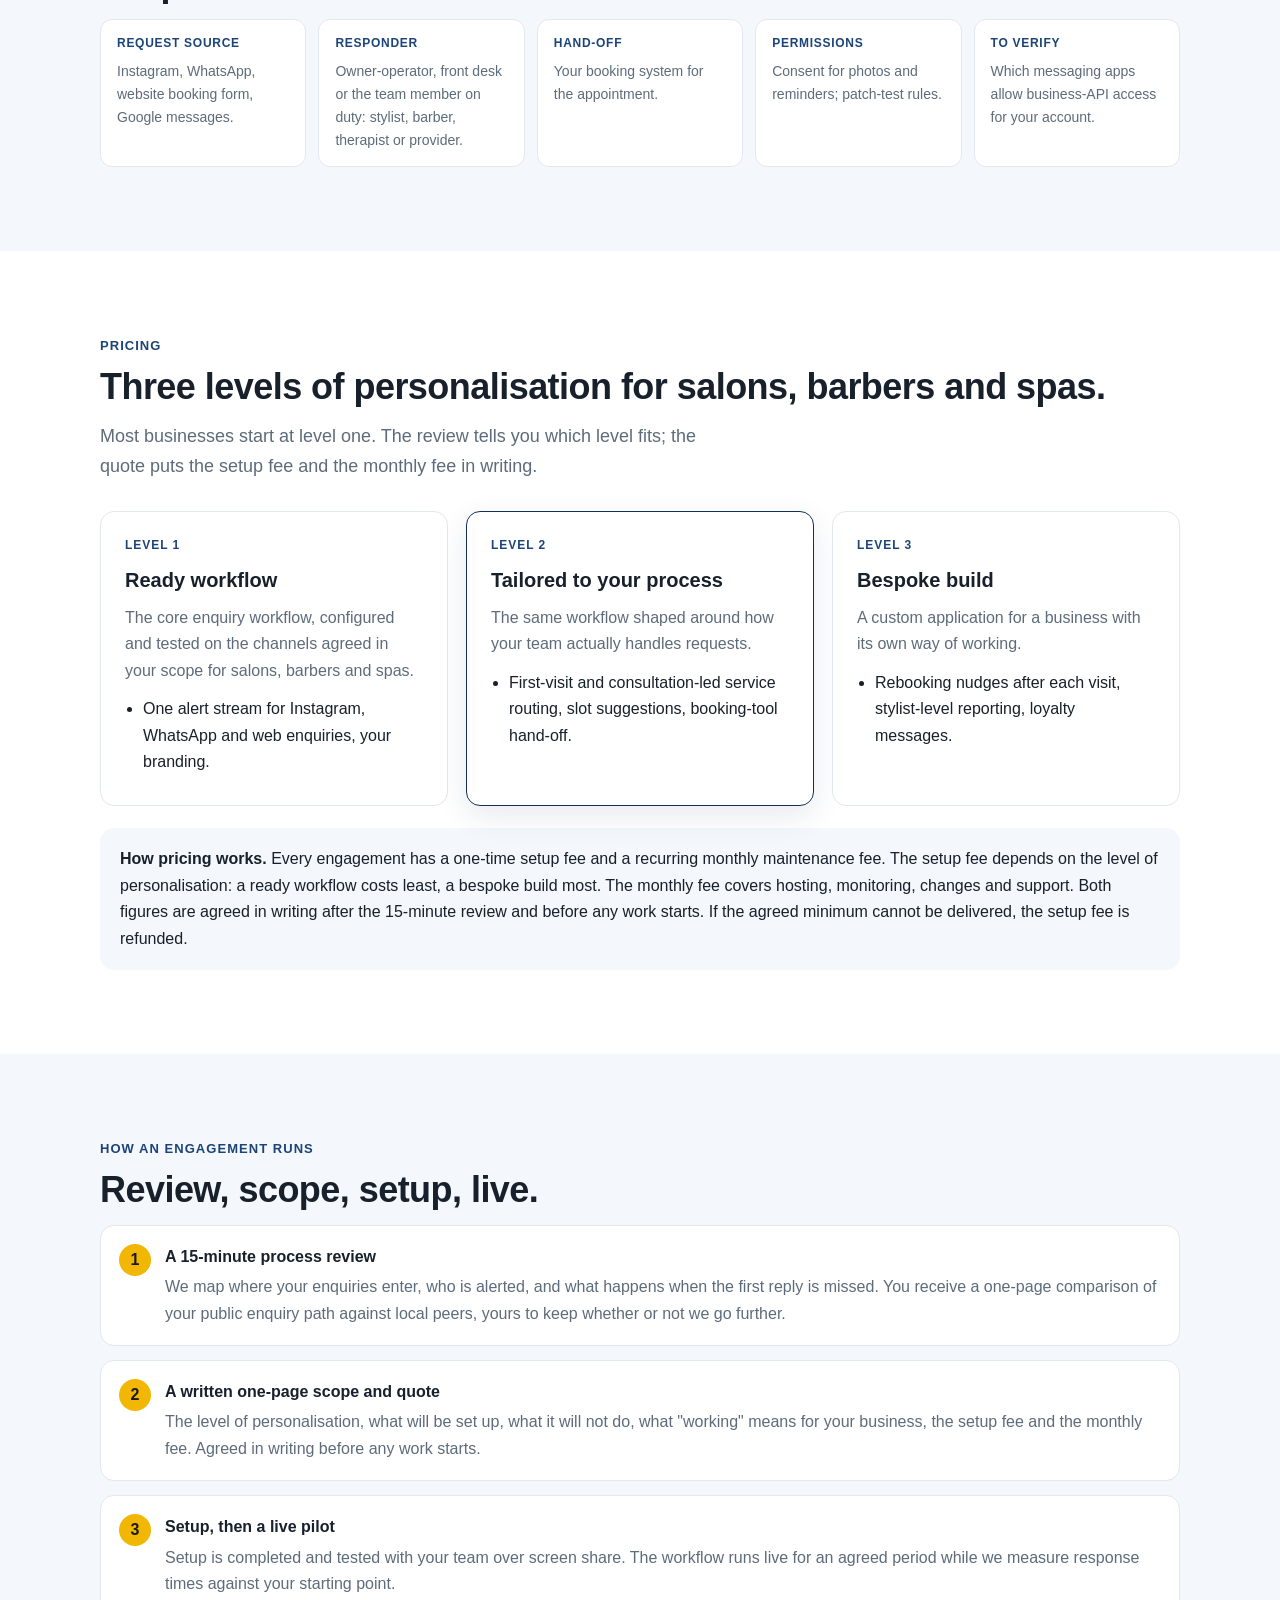
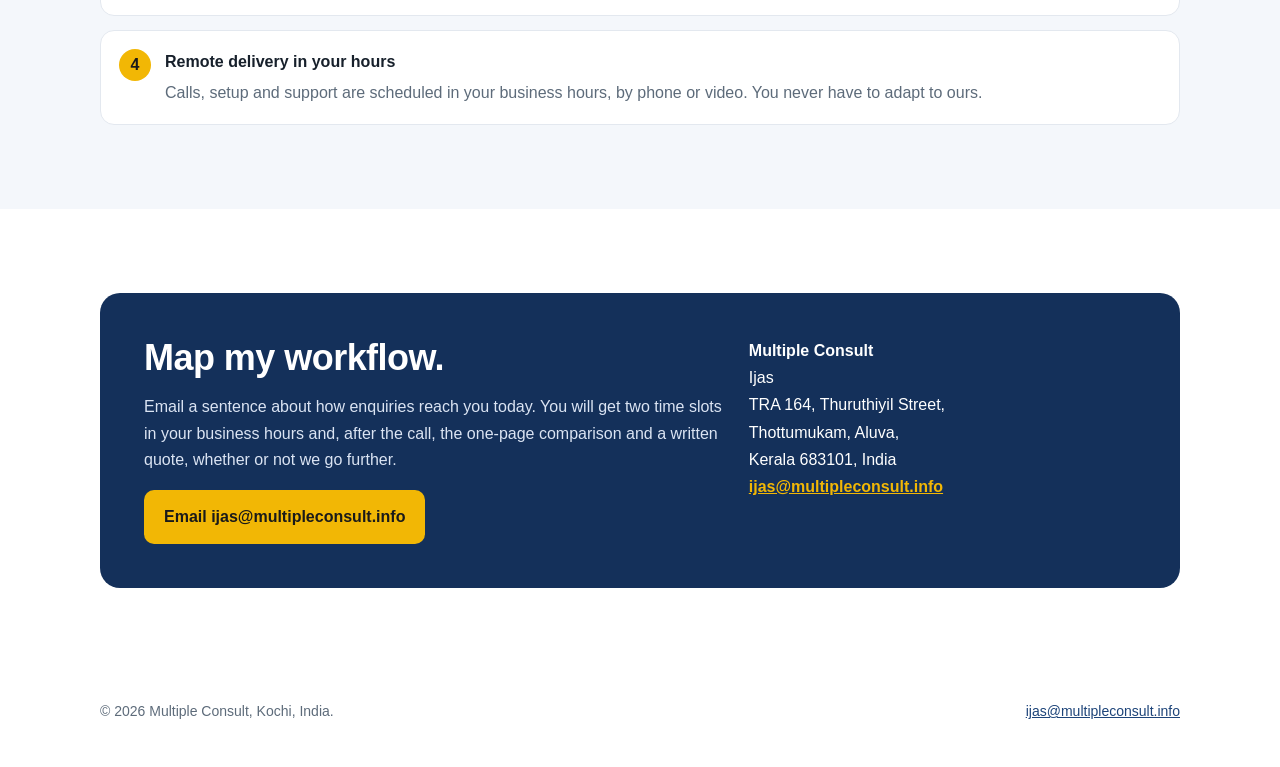
<file: salons-barbers.html>
<!doctype html>
<html lang="en"><head><meta charset="utf-8"><meta name="viewport" content="width=device-width, initial-scale=1">
<title>Salons, barbers and spas | Multiple Consult</title><meta name="description" content="How an enquiry-response workflow works for salons, barbers and spas: the form, what is classified, who acts, the work record, the follow-up, three personalisation levels, and a sample you can run.">
<meta property="og:title" content="Salons, barbers and spas | Multiple Consult"><meta property="og:description" content="How an enquiry-response workflow works for salons, barbers and spas: the form, what is classified, who acts, the work record, the follow-up, three personalisation levels, and a sample you can run.">
<link rel="icon" href="data:image/svg+xml,%3Csvg xmlns='http://www.w3.org/2000/svg' viewBox='0 0 32 32'%3E%3Crect width='32' height='32' rx='7' fill='%2314305a'/%3E%3Cpath d='M7 22l6-9 4 5 3-3 5 7' stroke='%23f2b705' stroke-width='2.6' fill='none' stroke-linecap='round' stroke-linejoin='round'/%3E%3C/svg%3E"><link rel="stylesheet" href="style.css?v=12"></head><body>
<header class="top"><div class="wrap"><a class="brand" href="index.html" aria-label="Multiple Consult home"><svg viewBox="0 0 32 32" aria-hidden="true"><rect width="32" height="32" rx="7" fill="#14305a"/><path d="M7 22l6-9 4 5 3-3 5 7" stroke="#f2b705" stroke-width="2.6" fill="none" stroke-linecap="round" stroke-linejoin="round"/></svg>Multiple Consult</a>
<nav class="nav" aria-label="Main"><a href="index.html#journey">How it works</a><div class="has-menu"><a href="index.html#usecases" class="uc-toggle">Use cases</a><div class="menu" role="menu"><a href="roofing.html"><svg viewBox="0 0 24 24" fill="none" stroke="#14305a" stroke-width="1.8" stroke-linecap="round" stroke-linejoin="round"><path d="M3 12l9-8 9 8"/><path d="M5 10v10h14V10"/></svg>Roofing</a><a href="hvac.html"><svg viewBox="0 0 24 24" fill="none" stroke="#14305a" stroke-width="1.8" stroke-linecap="round" stroke-linejoin="round"><rect x="3" y="6" width="18" height="12" rx="2"/><path d="M7 14h10M7 10h10"/></svg>HVAC</a><a href="plumbing.html"><svg viewBox="0 0 24 24" fill="none" stroke="#14305a" stroke-width="1.8" stroke-linecap="round" stroke-linejoin="round"><path d="M12 3c3 4 5 7 5 10a5 5 0 0 1-10 0c0-3 2-6 5-10z"/></svg>Plumbing</a><a href="restoration.html"><svg viewBox="0 0 24 24" fill="none" stroke="#14305a" stroke-width="1.8" stroke-linecap="round" stroke-linejoin="round"><path d="M12 3l9 16H3z"/><path d="M12 10v4M12 17h.01"/></svg>Restoration</a><a href="remodeling.html"><svg viewBox="0 0 24 24" fill="none" stroke="#14305a" stroke-width="1.8" stroke-linecap="round" stroke-linejoin="round"><path d="M3 10l9-7 9 7v10H3z"/><path d="M9 20v-6h6v6"/></svg>Remodelling</a><a href="windows-doors-siding.html"><svg viewBox="0 0 24 24" fill="none" stroke="#14305a" stroke-width="1.8" stroke-linecap="round" stroke-linejoin="round"><rect x="4" y="3" width="16" height="18" rx="1"/><path d="M12 3v18M4 12h16"/></svg>Windows, doors and siding</a><a href="landscape.html"><svg viewBox="0 0 24 24" fill="none" stroke="#14305a" stroke-width="1.8" stroke-linecap="round" stroke-linejoin="round"><path d="M3 20h18"/><path d="M12 20V9"/><path d="M12 9c-3 0-5-2-5-5 3 0 5 2 5 5zM12 12c3 0 5-2 5-5-3 0-5 2-5 5z"/></svg>Landscape and hardscape</a><a href="foundation.html"><svg viewBox="0 0 24 24" fill="none" stroke="#14305a" stroke-width="1.8" stroke-linecap="round" stroke-linejoin="round"><path d="M3 21h18M5 21V10l7-5 7 5v11"/><path d="M9 21v-6l2 2 2-3 2 3v4"/></svg>Foundation repair</a><a href="salons-barbers.html"><svg viewBox="0 0 24 24" fill="none" stroke="#14305a" stroke-width="1.8" stroke-linecap="round" stroke-linejoin="round"><circle cx="6" cy="6" r="3"/><circle cx="6" cy="18" r="3"/><path d="M20 4L8.5 15.5M20 20L8.5 8.5"/></svg>Salons and barbers</a><a href="retail.html"><svg viewBox="0 0 24 24" fill="none" stroke="#14305a" stroke-width="1.8" stroke-linecap="round" stroke-linejoin="round"><path d="M3 9l1-5h16l1 5"/><path d="M3 9h18v3a3 3 0 0 1-6 0 3 3 0 0 1-6 0 3 3 0 0 1-6 0z"/><path d="M5 12v9h14v-9"/></svg>Retail and e-commerce</a><a href="auto-repair.html"><svg viewBox="0 0 24 24" fill="none" stroke="#14305a" stroke-width="1.8" stroke-linecap="round" stroke-linejoin="round"><path d="M3 13l2-5h14l2 5v6H3z"/><circle cx="7" cy="17" r="1.5"/><circle cx="17" cy="17" r="1.5"/></svg>Auto repair</a><a href="creators.html"><svg viewBox="0 0 24 24" fill="none" stroke="#14305a" stroke-width="1.8" stroke-linecap="round" stroke-linejoin="round"><rect x="3" y="5" width="14" height="14" rx="2"/><path d="M17 10l4-2v8l-4-2"/></svg>Creators with expertise</a><a class="all" href="index.html#usecases">See all use cases</a></div></div><a href="creators.html">For creators</a><a href="index.html#pricing">Pricing</a><a href="index.html#faq">FAQ</a><a class="cta" href="index.html#contact">Map my workflow</a></nav></div></header>
<main id="top">
<section class="hero photo short" style="padding:0"><img src="img/barber.jpg" width="900" height="1200" alt="Barber cutting a client&#x27;s hair" fetchpriority="high"><div class="wrap"><div class="crumb"><a href="index.html">Multiple Consult</a> / Use cases / Salons and barbers</div>
<span class="kicker">Salons, barbers and spas</span><h1>A new client messages for an appointment while you are mid-cut. By the time you reply, they have booked elsewhere.</h1><p>Where enquiries come from in your trade: Instagram and Facebook direct messages, WhatsApp, website booking forms, and walk-ins who leave a number.</p>
<div class="btn-row"><a class="btn" href="#try">Run a sample enquiry</a><a class="btn ghost" href="#journey">From request to next job action</a></div></div></section>
<section id="journey" class=alt><div class="wrap"><p class="eyebrow">The software experience</p><h2>From customer request to next job action.</h2><p class="sub">Drawn for salons and barbers: what the customer submits, what the workflow classifies, who acts, the work record, and the follow-up that makes sense for this business.</p><p class="swipe">Swipe through the workflow &rarr;</p><div class="journey j5"><div class="jstep"><div class="mini"><div class="scr"><span class="lbl">1 · New appointment or consultation</span><div class="ttl">Colour consultation</div><div class="ln">Service · Preferred team member · Dates</div><div class="ln">Optional photos, with consent</div><div class="btns"><span class="b1">Review</span><span class="b2">Add photo</span></div></div></div><div class="n"><b>1</b>Request</div><p>What the customer submits.</p></div><div class="jstep"><div class="mini"><div class="scr"><span class="lbl chip">2 · Quick booking, consultation, or existing-customer question</span><div class="ttl">No health or treatment diagnosis</div><div class="ln">First visit or returning</div><div class="ln">Routed by your rules</div><div class="btns"><span class="b1">Open</span><span class="b2">Adjust</span></div></div></div><div class="n"><b>2</b>Understand</div><p>What the workflow classifies, without pretending to diagnose.</p></div><div class="jstep"><div class="mini"><div class="scr"><span class="lbl">3 · Owner-operator, front desk or team member on duty (example roles)</span><div class="ttl">Suggest approved consultation questions</div><div class="ln">Offer available times</div><div class="ln">One named owner</div><div class="btns"><span class="b1">Call</span><span class="b2">Message</span></div></div></div><div class="n"><b>3</b>Act</div><p>Who is alerted and the immediate human action.</p></div><div class="jstep"><div class="mini"><div class="scr"><span class="lbl">4 · Work record</span><div class="ttl">Booking confirmed</div><div class="ln">Service · Stylist · Time</div><div class="ln">Deposit or patch-test requirement where applicable</div><div class="btns"><span class="b1">View</span><span class="b2">Assign</span></div></div></div><div class="n"><b>4</b>Progress</div><p>The job, appointment, estimate or order record.</p></div><div class="jstep"><div class="mini"><div class="scr"><span class="lbl">5 · Next action</span><div class="ttl">Rebooking window</div><div class="ln">Service history</div><div class="ln">Consented reminder or cancellation-fill invitation</div><div class="btns"><span class="b1">Follow up</span><span class="b2">Snooze</span></div></div></div><div class="n"><b>5</b>Continue</div><p>The next useful follow-up, repeat service or customer update.</p></div></div><div class="illus">&#9432; Illustrated example. Role names, fields and statuses are configurable examples; your workflow is designed and scoped before it is built.</div></div></section>
<section><div class="wrap"><div class="ba"><div class="ba-b"><span>Before</span><p>DMs across several apps</p></div><div class="ba-arrow">&rarr;</div><div class="ba-a"><span>After</span><p>one booking record with service context, owner and a consented next contact</p><em class="chipx">First visit</em></div></div></div></section>
<section id="try"><div class="wrap"><p class="eyebrow">Try it</p><h2>Run a sample salons and barbers enquiry. Watch what your team would see.</h2><p class="sub">This runs in your browser only. Nothing is submitted, stored or sent. Change any value, then run it.</p>
<div class="demo"><form class="dform" data-demo="salons-barbers" data-cfg='{&quot;mode&quot;: &quot;business&quot;, &quot;ack&quot;: [&quot;Thanks, {name}. We have your request.&quot;, &quot;A named person will be in touch with a real time, not \&quot;shortly\&quot;.&quot;], &quot;alert&quot;: [&quot;First visit · {service}&quot;, &quot;{name} · Team member: {stylist_l} · {avail}&quot;], &quot;reply&quot;: &quot;Hi {name}, thanks for your {service_l} request. I&#x27;ll check the {avail} schedule and send available times plus any consultation or patch-test steps before the booking is confirmed.&quot;, &quot;record&quot;: [&quot;Owner: Front desk or team member (example role) · Status: Times to send&quot;, &quot;Booking: Not yet confirmed · Next action: Send {avail} options to {name}&quot;], &quot;remember&quot;: [&quot;Follow-up: rebooking window&quot;, &quot;After the visit, record the service and a rebooking window; remind with consent.&quot;], &quot;rules&quot;: [{&quot;when&quot;: {&quot;new&quot;: &quot;Returning&quot;}, &quot;set&quot;: {&quot;alert&quot;: [&quot;Returning · {service}&quot;, &quot;{name} · Team member: {stylist_l} · {avail}&quot;]}}, {&quot;when&quot;: {&quot;service&quot;: &quot;Cut and style&quot;}, &quot;set&quot;: {&quot;reply&quot;: &quot;Hi {name}, thanks for the booking request. I will check the {avail} schedule with {stylist_l} and send available times.&quot;, &quot;record&quot;: [&quot;Owner: Front desk · Status: Times to send&quot;, &quot;Booking: Not yet confirmed · Next action: Send {avail} options to {name}&quot;]}}, {&quot;when&quot;: {&quot;service&quot;: &quot;Beard trim&quot;}, &quot;set&quot;: {&quot;reply&quot;: &quot;Hi {name}, thanks for the booking request. I will check the {avail} schedule and send available times for a beard trim.&quot;, &quot;record&quot;: [&quot;Owner: Front desk · Status: Times to send&quot;, &quot;Booking: Not yet confirmed · Next action: Send {avail} options to {name}&quot;]}}, {&quot;when&quot;: {&quot;service&quot;: &quot;Treatment&quot;}, &quot;set&quot;: {&quot;reply&quot;: &quot;Hi {name}, thanks for your treatment request. I will check the {avail} schedule and send available times, plus any consultation or patch-test step the treatment requires before booking.&quot;}}, {&quot;when&quot;: {&quot;service&quot;: &quot;Beard trim&quot;, &quot;new&quot;: &quot;Returning&quot;}, &quot;set&quot;: {&quot;reply&quot;: &quot;Hi {name}, good to hear from you again. I will check the {avail} schedule and send available times for a beard trim.&quot;}}, {&quot;when&quot;: {&quot;service&quot;: &quot;Cut and style&quot;, &quot;new&quot;: &quot;Returning&quot;}, &quot;set&quot;: {&quot;reply&quot;: &quot;Hi {name}, good to hear from you again. I will check the {avail} schedule with {stylist_l} and send available times.&quot;}}]}' onsubmit="return false"><h3>Sample form: Colour consultation</h3><p class="sub">The fields your customer would see.</p><div class="fld"><label for="salons-barbers-name">Your name</label><input id="salons-barbers-name" data-f="name" value="Sam"></div><div class="fld"><label for="salons-barbers-service">Service</label><select id="salons-barbers-service" data-f="service"><option selected>Colour consultation</option><option>Cut and style</option><option>Beard trim</option><option>Treatment</option></select></div><div class="fld"><label for="salons-barbers-stylist">Preferred team member</label><select id="salons-barbers-stylist" data-f="stylist"><option selected>No preference</option><option>Marco</option><option>Elena</option></select></div><div class="fld"><label for="salons-barbers-avail">Availability</label><input id="salons-barbers-avail" data-f="avail" value="Saturday morning"></div><div class="fld"><label for="salons-barbers-new">Visit</label><select id="salons-barbers-new" data-f="new"><option selected>First visit</option><option>Returning</option></select></div><button type="button" class="go">Run sample</button><button type="button" class="reset" style="display:none">Reset</button></form>
<div class="dout" data-wait="Your sample will appear here as the owner alert, the reply draft and the work record."><div class="dwait">Your sample will appear here as the owner alert, the reply draft and the work record.</div></div></div><div class="illus">&#9432; Illustrated example. Role names, fields and statuses are configurable examples; your workflow is designed and scoped before it is built.</div></div></section>
<section class="alt"><div class="wrap"><p class="eyebrow">What this workflow needs from your current tools</p><h2>Nothing is replaced. These are the connections we confirm in the scope.</h2><div class="integ"><div><b>Request source</b><p>Instagram, WhatsApp, website booking form, Google messages.</p></div><div><b>Responder</b><p>Owner-operator, front desk or the team member on duty: stylist, barber, therapist or provider.</p></div><div><b>Hand-off</b><p>Your booking system for the appointment.</p></div><div><b>Permissions</b><p>Consent for photos and reminders; patch-test rules.</p></div><div><b>To verify</b><p>Which messaging apps allow business-API access for your account.</p></div></div></div></section>
<section><div class="wrap"><p class="eyebrow">Pricing</p><h2>Three levels of personalisation for salons, barbers and spas.</h2><p class="sub">Most businesses start at level one. The review tells you which level fits; the quote puts the setup fee and the monthly fee in writing.</p><div class="levels">
<div class="level"><div class="lv">Level 1</div><h3>Ready workflow</h3><p>The core enquiry workflow, configured and tested on the channels agreed in your scope for salons, barbers and spas.</p><ul><li>One alert stream for Instagram, WhatsApp and web enquiries, your branding.</li></ul></div>
<div class="level mid"><div class="lv">Level 2</div><h3>Tailored to your process</h3><p>The same workflow shaped around how your team actually handles requests.</p><ul><li>First-visit and consultation-led service routing, slot suggestions, booking-tool hand-off.</li></ul></div>
<div class="level"><div class="lv">Level 3</div><h3>Bespoke build</h3><p>A custom application for a business with its own way of working.</p><ul><li>Rebooking nudges after each visit, stylist-level reporting, loyalty messages.</li></ul></div></div>
<div class="price-note"><strong>How pricing works.</strong> Every engagement has a one-time setup fee and a recurring monthly maintenance fee. The setup fee depends on the level of personalisation: a ready workflow costs least, a bespoke build most. The monthly fee covers hosting, monitoring, changes and support. Both figures are agreed in writing after the 15-minute review and before any work starts. If the agreed minimum cannot be delivered, the setup fee is refunded.</div></div></section>
<section class="alt"><div class="wrap"><p class="eyebrow">How an engagement runs</p><h2>Review, scope, setup, live.</h2><ol class="steps">
<li><strong>A 15-minute process review</strong><p>We map where your enquiries enter, who is alerted, and what happens when the first reply is missed. You receive a one-page comparison of your public enquiry path against local peers, yours to keep whether or not we go further.</p></li>
<li><strong>A written one-page scope and quote</strong><p>The level of personalisation, what will be set up, what it will not do, what "working" means for your business, the setup fee and the monthly fee. Agreed in writing before any work starts.</p></li>
<li><strong>Setup, then a live pilot</strong><p>Setup is completed and tested with your team over screen share. The workflow runs live for an agreed period while we measure response times against your starting point.</p></li>
<li><strong>Remote delivery in your hours</strong><p>Calls, setup and support are scheduled in your business hours, by phone or video. You never have to adapt to ours.</p></li></ol></div></section>
<section id="contact"><div class="wrap"><div class="contact"><div><h2>Map my workflow.</h2><p>Email a sentence about how enquiries reach you today. You will get two time slots in your business hours and, after the call, the one-page comparison and a written quote, whether or not we go further.</p><a class="btn" href="mailto:ijas@multipleconsult.info?subject=Process%20review%20request%20(Salons%20and%20barbers)">Email ijas@multipleconsult.info</a></div>
<address><strong>Multiple Consult</strong><br>Ijas<br>TRA 164, Thuruthiyil Street,<br>Thottumukam, Aluva,<br>Kerala 683101, India<br><a href="mailto:ijas@multipleconsult.info">ijas@multipleconsult.info</a></address></div></div></section></main><footer><div class="wrap"><span>&copy; 2026 Multiple Consult, Kochi, India.</span><span><a href="mailto:ijas@multipleconsult.info">ijas@multipleconsult.info</a></span></div></footer><script>(function(){var t=document.querySelector('.has-menu>a'),p=t&&t.parentElement;if(!p)return;t.setAttribute('role','button');t.setAttribute('aria-haspopup','true');t.setAttribute('aria-expanded','false');function set(o){p.classList.toggle('open',o);t.setAttribute('aria-expanded',o?'true':'false');}t.addEventListener('click',function(e){e.preventDefault();set(!p.classList.contains('open'));});document.addEventListener('click',function(e){if(!p.contains(e.target))set(false);});document.addEventListener('keydown',function(e){if(e.key==='Escape')set(false);});p.addEventListener('mouseleave',function(){set(false);});})();</script><script>(function(){function esc(s){return String(s).replace(/[&<>"']/g,function(c){return{'&':'&amp;','<':'&lt;','>':'&gt;','"':'&quot;',"'":'&#39;'}[c]});}
function fill(t,v){return String(t).replace(/\{(\w+)\}/g,function(m,k){if(k.slice(-2)==='_l'){var b=v[k.slice(0,-2)]||'';return esc(b.charAt(0).toLowerCase()+b.slice(1));}return esc(v[k]||'');});}
function card(k,kc,strong,p,acts,draft){var d=document.createElement('div');d.className='dcard';d.innerHTML='<span class="k '+kc+'">'+k+'</span><strong>'+strong+'</strong>'+(p?'<p>'+p+'</p>':'')+(draft?'<div class="draft">'+draft+'</div>':'')+(acts?'<div class="acts">'+acts.map(function(a,i){return '<span class="'+(i===0?'p':'')+'">'+a+'</span>'}).join('')+'</div>':'');return d;}
function resolve(cfg,v){var o={alert:cfg.alert,reply:cfg.reply,record:cfg.record,remember:cfg.remember};(cfg.rules||[]).forEach(function(r){var ok=Object.keys(r.when).every(function(k){return v[k]===r.when[k];});if(ok){Object.keys(r.set).forEach(function(k){o[k]=r.set[k];});}});return o;}
document.querySelectorAll('form[data-demo]').forEach(function(f){var cfg=JSON.parse(f.getAttribute('data-cfg'));var out=f.parentElement.querySelector('.dout');var go=f.querySelector('.go'),rs=f.querySelector('.reset');
function cur(){var v={};f.querySelectorAll('[data-f]').forEach(function(i){v[i.getAttribute('data-f')]=i.value.trim();});return v;}
function refresh(){var v=cur();f.querySelectorAll('.fld[data-show]').forEach(function(d){var m=d.getAttribute('data-show').split('=');var ok=m[1].split('|').indexOf(v[m[0]])>=0;d.classList.toggle('hide',!ok);});}
f.querySelectorAll('select').forEach(function(sel){sel.addEventListener('change',refresh);});refresh();
go.addEventListener('click',function(){var v={};f.querySelectorAll('.fld').forEach(function(d){if(d.classList.contains('hide'))return;var i=d.querySelector('[data-f]');v[i.getAttribute('data-f')]=i.value.trim();});var now=new Date();function t(m){var d=new Date(now.getTime()+m*60000);return d.toLocaleTimeString([],{hour:'numeric',minute:'2-digit'});}
out.innerHTML='';var cards=[];
if(cfg.mode==='creator'){if(v.perm!=='Approved for anonymised research'){cards=[card('Permission required','b','This signal cannot be analysed yet','Only material the creator has permission to analyse enters the demand board. Record the source, ask for approval, and leave the question out of any pattern until then.',['Request approval','Leave out'])];}
else{var st=cfg.stages[v.stage]||cfg.stages['default'];cards=[card('Tagged insight · '+t(0),'b',fill(cfg.insight[0],v),fill(st.tag,v)),card('Small test','',fill(st.test[0],v),fill(st.test[1],v),['Approve test','Edit']),card('Draft reply — review before sending','',fill(cfg.reply[0],v),'Drafted from approved offers and your voice. Edit, then send.',['Send','Edit'],fill(st.reply,v)),card('Member next step','g',fill(st.next[0],v),fill(st.next[1],v),['Record decision'])];}}
else{var o=resolve(cfg,v);cards=[card('Received · '+t(0),'b',fill(cfg.ack[0],v),fill(cfg.ack[1],v)),card(fill(o.alert[0],v)+' · '+t(0),'',fill(o.alert[0],v),fill(o.alert[1],v),['Call now','Text','Email','Assign']),card('Draft — review before sending · '+t(1),'','Suggested reply to '+esc(v.name||''),'Drafted from your approved rules and this request. Edit, then send.',['Send','Edit'],fill(o.reply,v)),card('Work record','g',fill(o.record[0],v),fill(o.record[1],v),['View record','Reassign']),card('Remember','b',fill(o.remember[0],v),fill(o.remember[1],v),['Set reminder','Snooze'])];}
cards.forEach(function(c,i){out.appendChild(c);setTimeout(function(){c.classList.add('on');},150+i*420);});go.style.display='none';rs.style.display='block';if(window.innerWidth<900)out.scrollIntoView({behavior:'smooth',block:'start'});});
rs.addEventListener('click',function(){out.innerHTML='<div class="dwait">'+out.getAttribute('data-wait')+'</div>';go.style.display='block';rs.style.display='none';});});})();</script></body></html>
</file>
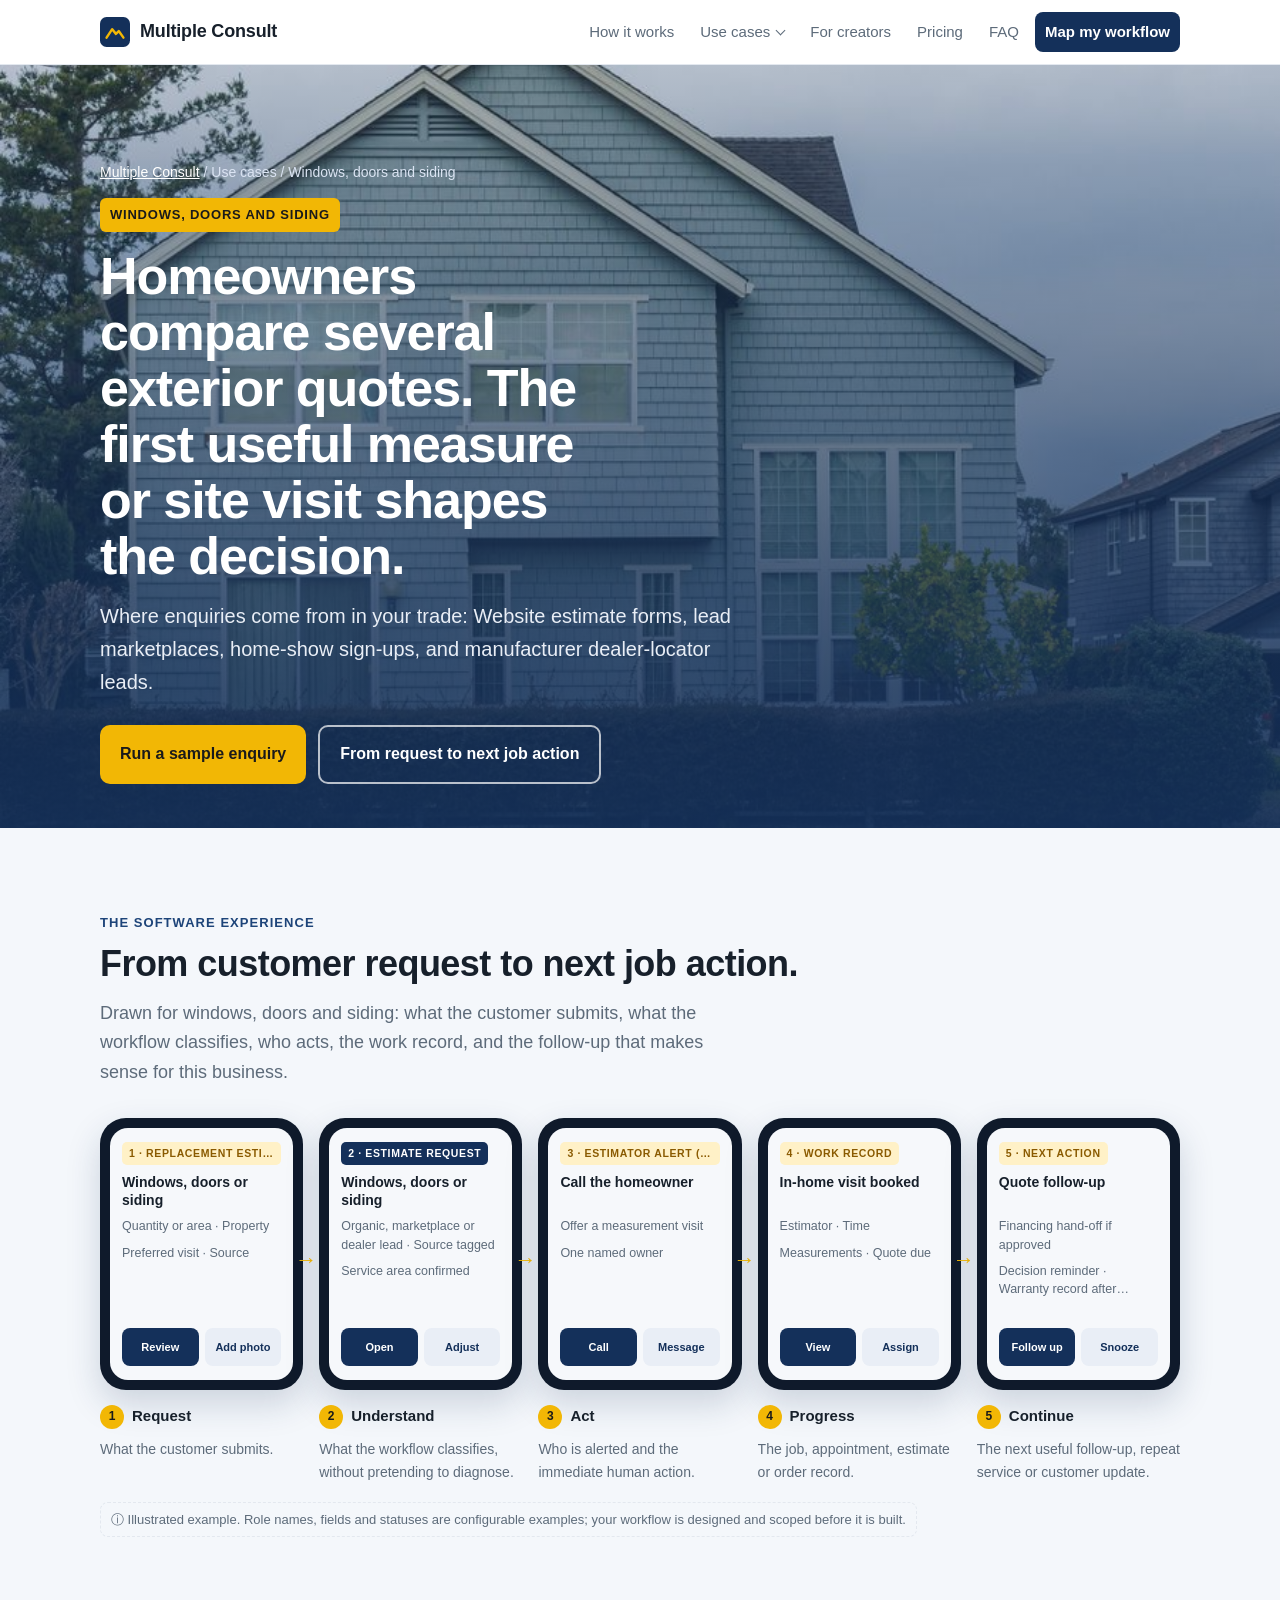
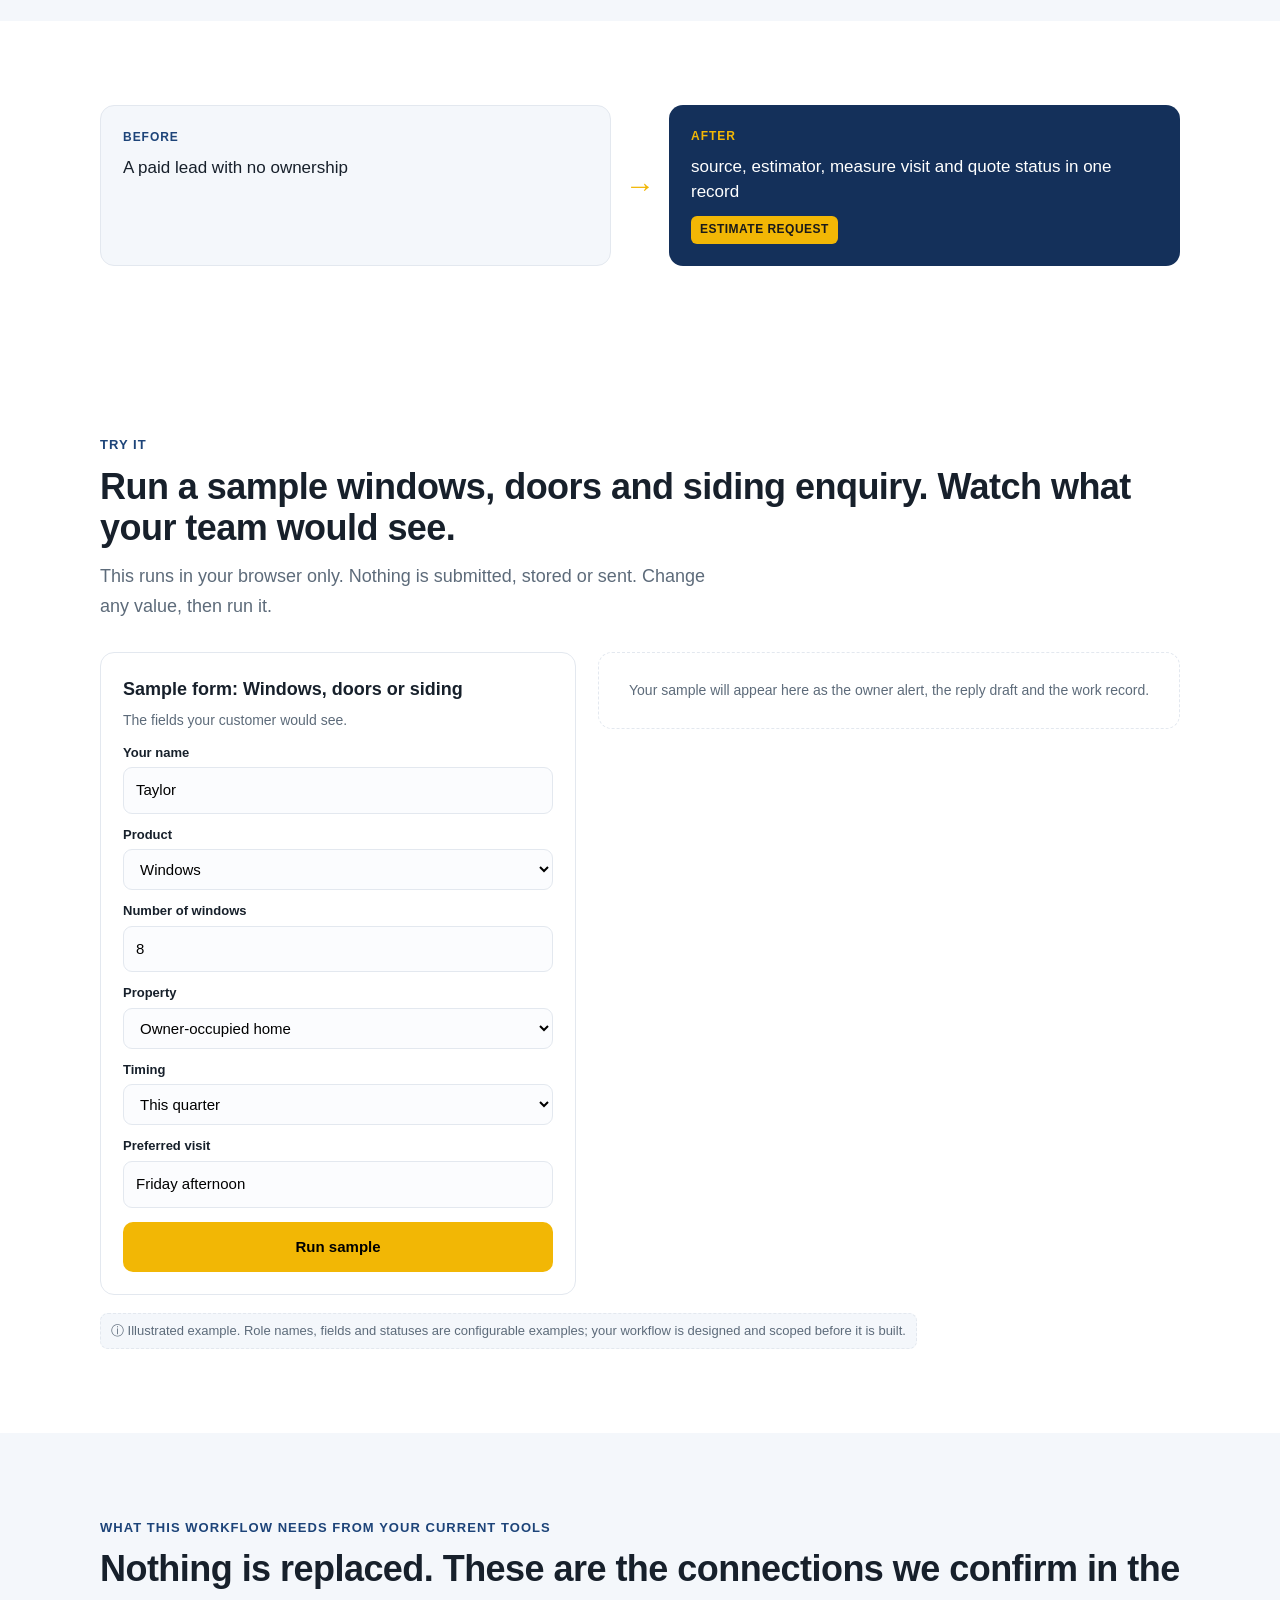
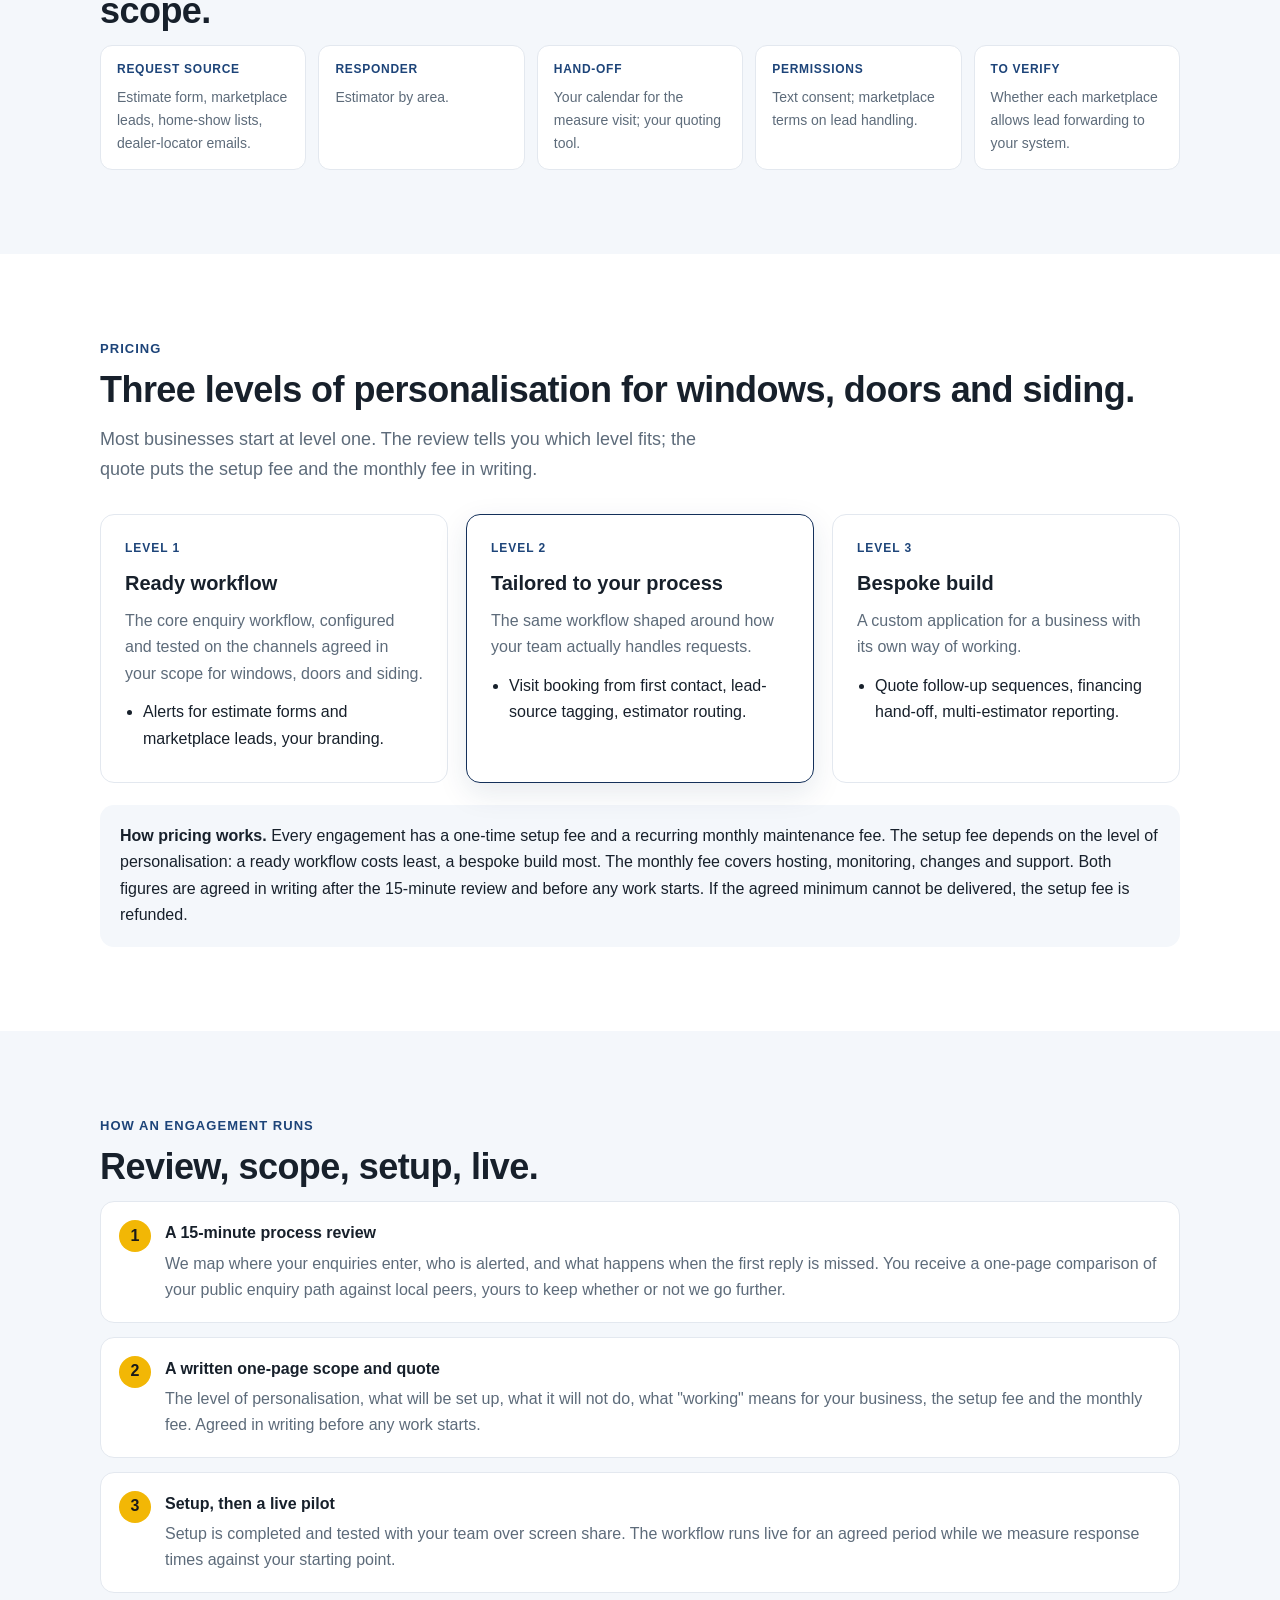
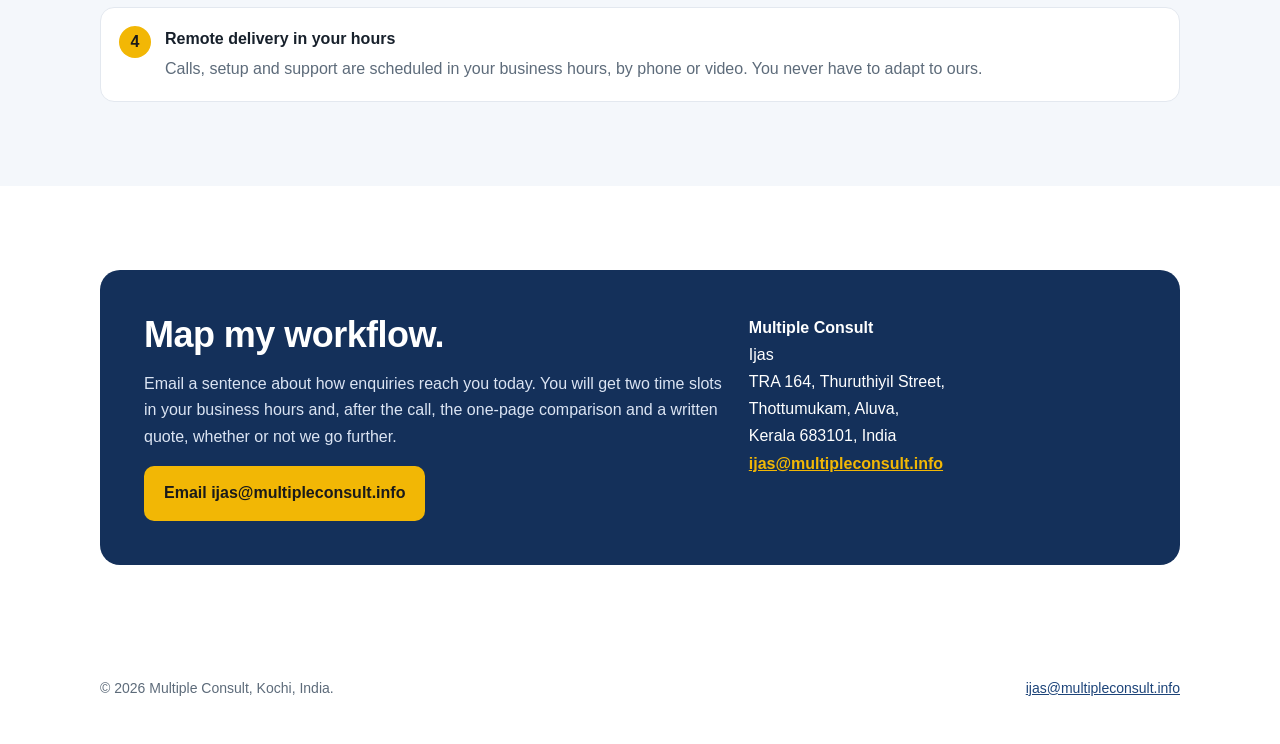
<file: windows-doors-siding.html>
<!doctype html>
<html lang="en"><head><meta charset="utf-8"><meta name="viewport" content="width=device-width, initial-scale=1">
<title>Windows, doors and siding | Multiple Consult</title><meta name="description" content="How an enquiry-response workflow works for windows, doors and siding: the form, what is classified, who acts, the work record, the follow-up, three personalisation levels, and a sample you can run.">
<meta property="og:title" content="Windows, doors and siding | Multiple Consult"><meta property="og:description" content="How an enquiry-response workflow works for windows, doors and siding: the form, what is classified, who acts, the work record, the follow-up, three personalisation levels, and a sample you can run.">
<link rel="icon" href="data:image/svg+xml,%3Csvg xmlns='http://www.w3.org/2000/svg' viewBox='0 0 32 32'%3E%3Crect width='32' height='32' rx='7' fill='%2314305a'/%3E%3Cpath d='M7 22l6-9 4 5 3-3 5 7' stroke='%23f2b705' stroke-width='2.6' fill='none' stroke-linecap='round' stroke-linejoin='round'/%3E%3C/svg%3E"><link rel="stylesheet" href="style.css?v=12"></head><body>
<header class="top"><div class="wrap"><a class="brand" href="index.html" aria-label="Multiple Consult home"><svg viewBox="0 0 32 32" aria-hidden="true"><rect width="32" height="32" rx="7" fill="#14305a"/><path d="M7 22l6-9 4 5 3-3 5 7" stroke="#f2b705" stroke-width="2.6" fill="none" stroke-linecap="round" stroke-linejoin="round"/></svg>Multiple Consult</a>
<nav class="nav" aria-label="Main"><a href="index.html#journey">How it works</a><div class="has-menu"><a href="index.html#usecases" class="uc-toggle">Use cases</a><div class="menu" role="menu"><a href="roofing.html"><svg viewBox="0 0 24 24" fill="none" stroke="#14305a" stroke-width="1.8" stroke-linecap="round" stroke-linejoin="round"><path d="M3 12l9-8 9 8"/><path d="M5 10v10h14V10"/></svg>Roofing</a><a href="hvac.html"><svg viewBox="0 0 24 24" fill="none" stroke="#14305a" stroke-width="1.8" stroke-linecap="round" stroke-linejoin="round"><rect x="3" y="6" width="18" height="12" rx="2"/><path d="M7 14h10M7 10h10"/></svg>HVAC</a><a href="plumbing.html"><svg viewBox="0 0 24 24" fill="none" stroke="#14305a" stroke-width="1.8" stroke-linecap="round" stroke-linejoin="round"><path d="M12 3c3 4 5 7 5 10a5 5 0 0 1-10 0c0-3 2-6 5-10z"/></svg>Plumbing</a><a href="restoration.html"><svg viewBox="0 0 24 24" fill="none" stroke="#14305a" stroke-width="1.8" stroke-linecap="round" stroke-linejoin="round"><path d="M12 3l9 16H3z"/><path d="M12 10v4M12 17h.01"/></svg>Restoration</a><a href="remodeling.html"><svg viewBox="0 0 24 24" fill="none" stroke="#14305a" stroke-width="1.8" stroke-linecap="round" stroke-linejoin="round"><path d="M3 10l9-7 9 7v10H3z"/><path d="M9 20v-6h6v6"/></svg>Remodelling</a><a href="windows-doors-siding.html"><svg viewBox="0 0 24 24" fill="none" stroke="#14305a" stroke-width="1.8" stroke-linecap="round" stroke-linejoin="round"><rect x="4" y="3" width="16" height="18" rx="1"/><path d="M12 3v18M4 12h16"/></svg>Windows, doors and siding</a><a href="landscape.html"><svg viewBox="0 0 24 24" fill="none" stroke="#14305a" stroke-width="1.8" stroke-linecap="round" stroke-linejoin="round"><path d="M3 20h18"/><path d="M12 20V9"/><path d="M12 9c-3 0-5-2-5-5 3 0 5 2 5 5zM12 12c3 0 5-2 5-5-3 0-5 2-5 5z"/></svg>Landscape and hardscape</a><a href="foundation.html"><svg viewBox="0 0 24 24" fill="none" stroke="#14305a" stroke-width="1.8" stroke-linecap="round" stroke-linejoin="round"><path d="M3 21h18M5 21V10l7-5 7 5v11"/><path d="M9 21v-6l2 2 2-3 2 3v4"/></svg>Foundation repair</a><a href="salons-barbers.html"><svg viewBox="0 0 24 24" fill="none" stroke="#14305a" stroke-width="1.8" stroke-linecap="round" stroke-linejoin="round"><circle cx="6" cy="6" r="3"/><circle cx="6" cy="18" r="3"/><path d="M20 4L8.5 15.5M20 20L8.5 8.5"/></svg>Salons and barbers</a><a href="retail.html"><svg viewBox="0 0 24 24" fill="none" stroke="#14305a" stroke-width="1.8" stroke-linecap="round" stroke-linejoin="round"><path d="M3 9l1-5h16l1 5"/><path d="M3 9h18v3a3 3 0 0 1-6 0 3 3 0 0 1-6 0 3 3 0 0 1-6 0z"/><path d="M5 12v9h14v-9"/></svg>Retail and e-commerce</a><a href="auto-repair.html"><svg viewBox="0 0 24 24" fill="none" stroke="#14305a" stroke-width="1.8" stroke-linecap="round" stroke-linejoin="round"><path d="M3 13l2-5h14l2 5v6H3z"/><circle cx="7" cy="17" r="1.5"/><circle cx="17" cy="17" r="1.5"/></svg>Auto repair</a><a href="creators.html"><svg viewBox="0 0 24 24" fill="none" stroke="#14305a" stroke-width="1.8" stroke-linecap="round" stroke-linejoin="round"><rect x="3" y="5" width="14" height="14" rx="2"/><path d="M17 10l4-2v8l-4-2"/></svg>Creators with expertise</a><a class="all" href="index.html#usecases">See all use cases</a></div></div><a href="creators.html">For creators</a><a href="index.html#pricing">Pricing</a><a href="index.html#faq">FAQ</a><a class="cta" href="index.html#contact">Map my workflow</a></nav></div></header>
<main id="top">
<section class="hero photo short" style="padding:0"><img src="img/windows-siding.jpg" width="900" height="1200" alt="House exterior with new siding and windows" fetchpriority="high"><div class="wrap"><div class="crumb"><a href="index.html">Multiple Consult</a> / Use cases / Windows, doors and siding</div>
<span class="kicker">Windows, doors and siding</span><h1>Homeowners compare several exterior quotes. The first useful measure or site visit shapes the decision.</h1><p>Where enquiries come from in your trade: Website estimate forms, lead marketplaces, home-show sign-ups, and manufacturer dealer-locator leads.</p>
<div class="btn-row"><a class="btn" href="#try">Run a sample enquiry</a><a class="btn ghost" href="#journey">From request to next job action</a></div></div></section>
<section id="journey" class=alt><div class="wrap"><p class="eyebrow">The software experience</p><h2>From customer request to next job action.</h2><p class="sub">Drawn for windows, doors and siding: what the customer submits, what the workflow classifies, who acts, the work record, and the follow-up that makes sense for this business.</p><p class="swipe">Swipe through the workflow &rarr;</p><div class="journey j5"><div class="jstep"><div class="mini"><div class="scr"><span class="lbl">1 · Replacement estimate</span><div class="ttl">Windows, doors or siding</div><div class="ln">Quantity or area · Property</div><div class="ln">Preferred visit · Source</div><div class="btns"><span class="b1">Review</span><span class="b2">Add photo</span></div></div></div><div class="n"><b>1</b>Request</div><p>What the customer submits.</p></div><div class="jstep"><div class="mini"><div class="scr"><span class="lbl chip">2 · Estimate request</span><div class="ttl">Windows, doors or siding</div><div class="ln">Organic, marketplace or dealer lead · Source tagged</div><div class="ln">Service area confirmed</div><div class="btns"><span class="b1">Open</span><span class="b2">Adjust</span></div></div></div><div class="n"><b>2</b>Understand</div><p>What the workflow classifies, without pretending to diagnose.</p></div><div class="jstep"><div class="mini"><div class="scr"><span class="lbl">3 · Estimator alert (example role)</span><div class="ttl">Call the homeowner</div><div class="ln">Offer a measurement visit</div><div class="ln">One named owner</div><div class="btns"><span class="b1">Call</span><span class="b2">Message</span></div></div></div><div class="n"><b>3</b>Act</div><p>Who is alerted and the immediate human action.</p></div><div class="jstep"><div class="mini"><div class="scr"><span class="lbl">4 · Work record</span><div class="ttl">In-home visit booked</div><div class="ln">Estimator · Time</div><div class="ln">Measurements · Quote due</div><div class="btns"><span class="b1">View</span><span class="b2">Assign</span></div></div></div><div class="n"><b>4</b>Progress</div><p>The job, appointment, estimate or order record.</p></div><div class="jstep"><div class="mini"><div class="scr"><span class="lbl">5 · Next action</span><div class="ttl">Quote follow-up</div><div class="ln">Financing hand-off if approved</div><div class="ln">Decision reminder · Warranty record after completion</div><div class="btns"><span class="b1">Follow up</span><span class="b2">Snooze</span></div></div></div><div class="n"><b>5</b>Continue</div><p>The next useful follow-up, repeat service or customer update.</p></div></div><div class="illus">&#9432; Illustrated example. Role names, fields and statuses are configurable examples; your workflow is designed and scoped before it is built.</div></div></section>
<section><div class="wrap"><div class="ba"><div class="ba-b"><span>Before</span><p>A paid lead with no ownership</p></div><div class="ba-arrow">&rarr;</div><div class="ba-a"><span>After</span><p>source, estimator, measure visit and quote status in one record</p><em class="chipx">Estimate request</em></div></div></div></section>
<section id="try"><div class="wrap"><p class="eyebrow">Try it</p><h2>Run a sample windows, doors and siding enquiry. Watch what your team would see.</h2><p class="sub">This runs in your browser only. Nothing is submitted, stored or sent. Change any value, then run it.</p>
<div class="demo"><form class="dform" data-demo="windows-doors-siding" data-cfg='{&quot;mode&quot;: &quot;business&quot;, &quot;ack&quot;: [&quot;Thanks, {name}. We have your request.&quot;, &quot;A named person will be in touch with a real time, not \&quot;shortly\&quot;.&quot;], &quot;alert&quot;: [&quot;Estimate request · {product} · {qtyw} windows&quot;, &quot;{name} · {prop} · {timing} · Visit {visit}&quot;], &quot;reply&quot;: &quot;Hi {name}, thanks for the details on {qtyw} replacement windows. I&#x27;ll ask our estimator to review the request and confirm a {visit} measurement visit. The visit lets us verify sizes and options before we quote.&quot;, &quot;record&quot;: [&quot;Owner: Estimator (example role) · Status: Measure visit to confirm&quot;, &quot;{qtyw} windows · {visit} proposed · Next action: Call {name} to confirm&quot;], &quot;remember&quot;: [&quot;Follow-up: quote decision&quot;, &quot;Remind the estimator when the quote has had no decision for 7 days.&quot;], &quot;rules&quot;: [{&quot;when&quot;: {&quot;product&quot;: &quot;Doors&quot;}, &quot;set&quot;: {&quot;alert&quot;: [&quot;Estimate request · Doors · {qtyd} doors&quot;, &quot;{name} · {prop} · {timing} · Visit {visit}&quot;], &quot;reply&quot;: &quot;Hi {name}, thanks for the details on {qtyd} replacement doors. I&#x27;ll ask our estimator to confirm a {visit} measurement visit so we can check openings, hardware and options before we quote.&quot;, &quot;record&quot;: [&quot;Owner: Estimator (example role) · Status: Measure visit to confirm&quot;, &quot;{qtyd} doors · {visit} proposed · Next action: Call {name} to confirm&quot;]}}, {&quot;when&quot;: {&quot;product&quot;: &quot;Siding&quot;}, &quot;set&quot;: {&quot;alert&quot;: [&quot;Estimate request · Siding · {area}&quot;, &quot;{name} · {prop} · {timing} · Visit {visit}&quot;], &quot;reply&quot;: &quot;Hi {name}, thanks for the siding details ({area_l}). I&#x27;ll ask our estimator to confirm a {visit} site visit to measure the elevations and discuss materials before we quote.&quot;, &quot;record&quot;: [&quot;Owner: Estimator (example role) · Status: Site visit to confirm&quot;, &quot;Siding · {area} · {visit} proposed · Next action: Call {name} to confirm&quot;], &quot;remember&quot;: [&quot;Follow-up: quote decision&quot;, &quot;Remind the estimator when the siding quote has had no decision for 7 days.&quot;]}}, {&quot;when&quot;: {&quot;timing&quot;: &quot;Next year&quot;}, &quot;set&quot;: {&quot;alert&quot;: [&quot;Planning · {product}&quot;, &quot;{name} · {prop} · {timing}&quot;], &quot;reply&quot;: &quot;Hi {name}, thanks for the details. Since you are planning for next year, I will send a short note on options and timing and offer a measurement visit when you are ready.&quot;, &quot;remember&quot;: [&quot;Follow-up: planning check-in&quot;, &quot;Check in with {name} in 60 days.&quot;]}}]}' onsubmit="return false"><h3>Sample form: Windows, doors or siding</h3><p class="sub">The fields your customer would see.</p><div class="fld"><label for="windows-doors-siding-name">Your name</label><input id="windows-doors-siding-name" data-f="name" value="Taylor"></div><div class="fld"><label for="windows-doors-siding-product">Product</label><select id="windows-doors-siding-product" data-f="product"><option selected>Windows</option><option>Doors</option><option>Siding</option></select></div><div class="fld" data-show="product=Windows"><label for="windows-doors-siding-qtyw">Number of windows</label><input id="windows-doors-siding-qtyw" data-f="qtyw" value="8"></div><div class="fld" data-show="product=Doors"><label for="windows-doors-siding-qtyd">Number of doors</label><input id="windows-doors-siding-qtyd" data-f="qtyd" value="2"></div><div class="fld" data-show="product=Siding"><label for="windows-doors-siding-area">Approximate area to cover</label><input id="windows-doors-siding-area" data-f="area" value="whole house, two storeys"></div><div class="fld"><label for="windows-doors-siding-prop">Property</label><select id="windows-doors-siding-prop" data-f="prop"><option selected>Owner-occupied home</option><option>Rental</option><option>Commercial</option></select></div><div class="fld"><label for="windows-doors-siding-timing">Timing</label><select id="windows-doors-siding-timing" data-f="timing"><option>This month</option><option selected>This quarter</option><option>Next year</option></select></div><div class="fld"><label for="windows-doors-siding-visit">Preferred visit</label><input id="windows-doors-siding-visit" data-f="visit" value="Friday afternoon"></div><button type="button" class="go">Run sample</button><button type="button" class="reset" style="display:none">Reset</button></form>
<div class="dout" data-wait="Your sample will appear here as the owner alert, the reply draft and the work record."><div class="dwait">Your sample will appear here as the owner alert, the reply draft and the work record.</div></div></div><div class="illus">&#9432; Illustrated example. Role names, fields and statuses are configurable examples; your workflow is designed and scoped before it is built.</div></div></section>
<section class="alt"><div class="wrap"><p class="eyebrow">What this workflow needs from your current tools</p><h2>Nothing is replaced. These are the connections we confirm in the scope.</h2><div class="integ"><div><b>Request source</b><p>Estimate form, marketplace leads, home-show lists, dealer-locator emails.</p></div><div><b>Responder</b><p>Estimator by area.</p></div><div><b>Hand-off</b><p>Your calendar for the measure visit; your quoting tool.</p></div><div><b>Permissions</b><p>Text consent; marketplace terms on lead handling.</p></div><div><b>To verify</b><p>Whether each marketplace allows lead forwarding to your system.</p></div></div></div></section>
<section><div class="wrap"><p class="eyebrow">Pricing</p><h2>Three levels of personalisation for windows, doors and siding.</h2><p class="sub">Most businesses start at level one. The review tells you which level fits; the quote puts the setup fee and the monthly fee in writing.</p><div class="levels">
<div class="level"><div class="lv">Level 1</div><h3>Ready workflow</h3><p>The core enquiry workflow, configured and tested on the channels agreed in your scope for windows, doors and siding.</p><ul><li>Alerts for estimate forms and marketplace leads, your branding.</li></ul></div>
<div class="level mid"><div class="lv">Level 2</div><h3>Tailored to your process</h3><p>The same workflow shaped around how your team actually handles requests.</p><ul><li>Visit booking from first contact, lead-source tagging, estimator routing.</li></ul></div>
<div class="level"><div class="lv">Level 3</div><h3>Bespoke build</h3><p>A custom application for a business with its own way of working.</p><ul><li>Quote follow-up sequences, financing hand-off, multi-estimator reporting.</li></ul></div></div>
<div class="price-note"><strong>How pricing works.</strong> Every engagement has a one-time setup fee and a recurring monthly maintenance fee. The setup fee depends on the level of personalisation: a ready workflow costs least, a bespoke build most. The monthly fee covers hosting, monitoring, changes and support. Both figures are agreed in writing after the 15-minute review and before any work starts. If the agreed minimum cannot be delivered, the setup fee is refunded.</div></div></section>
<section class="alt"><div class="wrap"><p class="eyebrow">How an engagement runs</p><h2>Review, scope, setup, live.</h2><ol class="steps">
<li><strong>A 15-minute process review</strong><p>We map where your enquiries enter, who is alerted, and what happens when the first reply is missed. You receive a one-page comparison of your public enquiry path against local peers, yours to keep whether or not we go further.</p></li>
<li><strong>A written one-page scope and quote</strong><p>The level of personalisation, what will be set up, what it will not do, what "working" means for your business, the setup fee and the monthly fee. Agreed in writing before any work starts.</p></li>
<li><strong>Setup, then a live pilot</strong><p>Setup is completed and tested with your team over screen share. The workflow runs live for an agreed period while we measure response times against your starting point.</p></li>
<li><strong>Remote delivery in your hours</strong><p>Calls, setup and support are scheduled in your business hours, by phone or video. You never have to adapt to ours.</p></li></ol></div></section>
<section id="contact"><div class="wrap"><div class="contact"><div><h2>Map my workflow.</h2><p>Email a sentence about how enquiries reach you today. You will get two time slots in your business hours and, after the call, the one-page comparison and a written quote, whether or not we go further.</p><a class="btn" href="mailto:ijas@multipleconsult.info?subject=Process%20review%20request%20(Windows%20doors%20and%20siding)">Email ijas@multipleconsult.info</a></div>
<address><strong>Multiple Consult</strong><br>Ijas<br>TRA 164, Thuruthiyil Street,<br>Thottumukam, Aluva,<br>Kerala 683101, India<br><a href="mailto:ijas@multipleconsult.info">ijas@multipleconsult.info</a></address></div></div></section></main><footer><div class="wrap"><span>&copy; 2026 Multiple Consult, Kochi, India.</span><span><a href="mailto:ijas@multipleconsult.info">ijas@multipleconsult.info</a></span></div></footer><script>(function(){var t=document.querySelector('.has-menu>a'),p=t&&t.parentElement;if(!p)return;t.setAttribute('role','button');t.setAttribute('aria-haspopup','true');t.setAttribute('aria-expanded','false');function set(o){p.classList.toggle('open',o);t.setAttribute('aria-expanded',o?'true':'false');}t.addEventListener('click',function(e){e.preventDefault();set(!p.classList.contains('open'));});document.addEventListener('click',function(e){if(!p.contains(e.target))set(false);});document.addEventListener('keydown',function(e){if(e.key==='Escape')set(false);});p.addEventListener('mouseleave',function(){set(false);});})();</script><script>(function(){function esc(s){return String(s).replace(/[&<>"']/g,function(c){return{'&':'&amp;','<':'&lt;','>':'&gt;','"':'&quot;',"'":'&#39;'}[c]});}
function fill(t,v){return String(t).replace(/\{(\w+)\}/g,function(m,k){if(k.slice(-2)==='_l'){var b=v[k.slice(0,-2)]||'';return esc(b.charAt(0).toLowerCase()+b.slice(1));}return esc(v[k]||'');});}
function card(k,kc,strong,p,acts,draft){var d=document.createElement('div');d.className='dcard';d.innerHTML='<span class="k '+kc+'">'+k+'</span><strong>'+strong+'</strong>'+(p?'<p>'+p+'</p>':'')+(draft?'<div class="draft">'+draft+'</div>':'')+(acts?'<div class="acts">'+acts.map(function(a,i){return '<span class="'+(i===0?'p':'')+'">'+a+'</span>'}).join('')+'</div>':'');return d;}
function resolve(cfg,v){var o={alert:cfg.alert,reply:cfg.reply,record:cfg.record,remember:cfg.remember};(cfg.rules||[]).forEach(function(r){var ok=Object.keys(r.when).every(function(k){return v[k]===r.when[k];});if(ok){Object.keys(r.set).forEach(function(k){o[k]=r.set[k];});}});return o;}
document.querySelectorAll('form[data-demo]').forEach(function(f){var cfg=JSON.parse(f.getAttribute('data-cfg'));var out=f.parentElement.querySelector('.dout');var go=f.querySelector('.go'),rs=f.querySelector('.reset');
function cur(){var v={};f.querySelectorAll('[data-f]').forEach(function(i){v[i.getAttribute('data-f')]=i.value.trim();});return v;}
function refresh(){var v=cur();f.querySelectorAll('.fld[data-show]').forEach(function(d){var m=d.getAttribute('data-show').split('=');var ok=m[1].split('|').indexOf(v[m[0]])>=0;d.classList.toggle('hide',!ok);});}
f.querySelectorAll('select').forEach(function(sel){sel.addEventListener('change',refresh);});refresh();
go.addEventListener('click',function(){var v={};f.querySelectorAll('.fld').forEach(function(d){if(d.classList.contains('hide'))return;var i=d.querySelector('[data-f]');v[i.getAttribute('data-f')]=i.value.trim();});var now=new Date();function t(m){var d=new Date(now.getTime()+m*60000);return d.toLocaleTimeString([],{hour:'numeric',minute:'2-digit'});}
out.innerHTML='';var cards=[];
if(cfg.mode==='creator'){if(v.perm!=='Approved for anonymised research'){cards=[card('Permission required','b','This signal cannot be analysed yet','Only material the creator has permission to analyse enters the demand board. Record the source, ask for approval, and leave the question out of any pattern until then.',['Request approval','Leave out'])];}
else{var st=cfg.stages[v.stage]||cfg.stages['default'];cards=[card('Tagged insight · '+t(0),'b',fill(cfg.insight[0],v),fill(st.tag,v)),card('Small test','',fill(st.test[0],v),fill(st.test[1],v),['Approve test','Edit']),card('Draft reply — review before sending','',fill(cfg.reply[0],v),'Drafted from approved offers and your voice. Edit, then send.',['Send','Edit'],fill(st.reply,v)),card('Member next step','g',fill(st.next[0],v),fill(st.next[1],v),['Record decision'])];}}
else{var o=resolve(cfg,v);cards=[card('Received · '+t(0),'b',fill(cfg.ack[0],v),fill(cfg.ack[1],v)),card(fill(o.alert[0],v)+' · '+t(0),'',fill(o.alert[0],v),fill(o.alert[1],v),['Call now','Text','Email','Assign']),card('Draft — review before sending · '+t(1),'','Suggested reply to '+esc(v.name||''),'Drafted from your approved rules and this request. Edit, then send.',['Send','Edit'],fill(o.reply,v)),card('Work record','g',fill(o.record[0],v),fill(o.record[1],v),['View record','Reassign']),card('Remember','b',fill(o.remember[0],v),fill(o.remember[1],v),['Set reminder','Snooze'])];}
cards.forEach(function(c,i){out.appendChild(c);setTimeout(function(){c.classList.add('on');},150+i*420);});go.style.display='none';rs.style.display='block';if(window.innerWidth<900)out.scrollIntoView({behavior:'smooth',block:'start'});});
rs.addEventListener('click',function(){out.innerHTML='<div class="dwait">'+out.getAttribute('data-wait')+'</div>';go.style.display='block';rs.style.display='none';});});})();</script></body></html>
</file>
<file: style.css>
:root{--navy:#14305a;--navy-2:#1d4479;--amber:#f2b705;--ink:#17202b;--muted:#5d6b7a;--line:#e3e8ef;--soft:#f4f7fb;--white:#fff;--radius:14px}
*{box-sizing:border-box}html{scroll-behavior:smooth}
body{margin:0;font:16px/1.65 -apple-system,BlinkMacSystemFont,"Segoe UI",Inter,Roboto,Helvetica,Arial,sans-serif;color:var(--ink);background:var(--white);-webkit-text-size-adjust:100%}
img{max-width:100%;height:auto;display:block}a{color:var(--navy-2)}
.wrap{width:min(1080px,92%);margin:0 auto}
.top{position:sticky;top:0;z-index:10;background:rgba(255,255,255,.94);backdrop-filter:saturate(1.4) blur(8px);border-bottom:1px solid var(--line)}
.top .wrap{display:flex;align-items:center;justify-content:space-between;min-height:64px;gap:12px}
.brand{display:flex;align-items:center;gap:10px;font-weight:700;letter-spacing:-.01em;text-decoration:none;color:var(--ink);font-size:18px}.brand svg{width:30px;height:30px;flex:none}
.nav{display:flex;gap:6px;flex-wrap:wrap;justify-content:flex-end;align-items:center}.nav a{text-decoration:none;color:var(--muted);font-size:15px;padding:8px 10px;border-radius:8px}.nav a:hover{background:var(--soft);color:var(--ink)}
.nav .cta{background:var(--navy);color:#fff;font-weight:600}.nav .cta:hover{background:var(--navy-2);color:#fff}
.hero{position:relative;color:#fff;min-height:min(78vh,640px);display:flex;align-items:flex-end;isolation:isolate;background:linear-gradient(135deg,#14305a,#1d4479 60%,#2a5a9c)}
.hero.short{min-height:min(60vh,520px)}
.hero img{position:absolute;inset:0;width:100%;height:100%;object-fit:cover;z-index:-2}
.hero.photo::after{content:"";position:absolute;inset:0;z-index:-1;background:linear-gradient(180deg,rgba(20,48,90,.25) 0%,rgba(20,48,90,.78) 70%,rgba(20,48,90,.92) 100%)}
.hero .wrap{padding:96px 0 44px}
.kicker{display:inline-block;background:var(--amber);color:#1a1a1a;font-weight:700;font-size:13px;letter-spacing:.06em;text-transform:uppercase;padding:6px 10px;border-radius:6px;margin-bottom:16px}
h1{font-size:clamp(30px,5.2vw,52px);line-height:1.08;margin:0 0 16px;letter-spacing:-.02em;max-width:18ch}
.hero p{font-size:clamp(17px,2vw,20px);max-width:58ch;margin:0 0 26px;color:#e9eef6}
.btn{display:inline-flex;align-items:center;gap:8px;background:var(--amber);color:#1a1a1a;text-decoration:none;font-weight:700;padding:14px 20px;border-radius:10px;min-height:48px}
.btn.ghost{background:transparent;color:#fff;border:2px solid rgba(255,255,255,.7)}.btn-row{display:flex;gap:12px;flex-wrap:wrap}
section{padding:clamp(48px,7vw,84px) 0}section.alt{background:var(--soft)}
.eyebrow{color:var(--navy-2);font-weight:700;font-size:13px;letter-spacing:.08em;text-transform:uppercase;margin:0 0 10px}
h2{font-size:clamp(26px,3.4vw,36px);line-height:1.15;letter-spacing:-.015em;margin:0 0 14px}
.sub{color:var(--muted);font-size:clamp(16px,1.6vw,18px);max-width:62ch;margin:0 0 30px}
.grid{display:grid;gap:18px}.g2{grid-template-columns:repeat(auto-fit,minmax(min(100%,300px),1fr))}.g3{grid-template-columns:repeat(auto-fit,minmax(min(100%,260px),1fr))}.g4{grid-template-columns:repeat(auto-fit,minmax(min(100%,230px),1fr))}
.card{background:#fff;border:1px solid var(--line);border-radius:var(--radius);padding:22px}.alt .card{border-color:transparent;box-shadow:0 1px 2px rgba(20,48,90,.06),0 8px 24px rgba(20,48,90,.06)}
.num{width:38px;height:38px;border-radius:10px;background:var(--navy);color:#fff;font-weight:800;display:flex;align-items:center;justify-content:center;margin-bottom:14px;font-size:16px}
.card h3{margin:0 0 8px;font-size:18px}.card p{margin:0;color:var(--muted)}
.split{display:grid;gap:28px;align-items:center;grid-template-columns:1fr}@media(min-width:860px){.split{grid-template-columns:1.1fr .9fr}}
.split img{border-radius:var(--radius);aspect-ratio:4/3;object-fit:cover;width:100%}
.scen{list-style:none;padding:0;margin:0;display:grid;gap:12px}.scen li{display:flex;gap:12px;align-items:flex-start}.scen svg{flex:none;width:22px;height:22px;margin-top:3px}
.phone{width:min(320px,100%);margin:0 auto;background:#0f1a2b;border-radius:34px;padding:14px;box-shadow:0 20px 50px rgba(20,48,90,.25)}
.screen{background:#f6f8fb;border-radius:24px;padding:18px 16px 22px;color:var(--ink);font-size:14px}.screen .time{font-size:12px;color:var(--muted);text-align:center;margin-bottom:12px}
.alert{background:#fff;border-radius:14px;padding:14px;box-shadow:0 2px 10px rgba(0,0,0,.06);margin-bottom:10px}
.alert .tag{display:inline-block;font-size:11px;font-weight:700;letter-spacing:.04em;text-transform:uppercase;color:#8a5a00;background:#fff1c7;padding:3px 7px;border-radius:5px;margin-bottom:8px}
.alert .tag.done{background:#e3f1e8;color:#1f6b3a}.alert strong{display:block;font-size:15px;margin-bottom:4px}.alert small{color:var(--muted);display:block;line-height:1.5}
.alert .act{display:flex;gap:8px;margin-top:12px}.alert .act span{flex:1;text-align:center;padding:9px 0;border-radius:9px;font-weight:700;font-size:13px}.act .call{background:var(--navy);color:#fff}.act .later{background:#e9eef6;color:var(--navy)}
.caption{text-align:center;color:var(--muted);font-size:13px;margin-top:12px}
.uc{position:relative;border-radius:var(--radius);overflow:hidden;aspect-ratio:4/5;background:linear-gradient(160deg,#1d4479,#14305a);text-decoration:none;display:block;color:#fff}
.uc img{width:100%;height:100%;object-fit:cover;transition:transform .4s}.uc:hover img{transform:scale(1.04)}
.uc::after{content:"";position:absolute;inset:auto 0 0 0;height:60%;background:linear-gradient(180deg,transparent,rgba(20,48,90,.9))}
.uc span{position:absolute;left:16px;right:16px;bottom:16px;font-weight:700;font-size:18px;z-index:1;text-shadow:0 1px 8px rgba(0,0,0,.4)}
.uc small{display:block;font-weight:500;font-size:13px;color:#dbe4f3;margin-top:4px}
.uc.text{display:flex;align-items:flex-end;padding:18px}.uc.text::after{display:none}.uc.text svg{position:absolute;top:18px;left:18px;width:40px;height:40px}
.steps{counter-reset:s;list-style:none;padding:0;margin:0;display:grid;gap:14px}.steps li{counter-increment:s;position:relative;padding:18px 18px 18px 64px;background:#fff;border:1px solid var(--line);border-radius:var(--radius)}
.steps li::before{content:counter(s);position:absolute;left:18px;top:18px;width:32px;height:32px;border-radius:50%;background:var(--amber);color:#1a1a1a;font-weight:800;display:flex;align-items:center;justify-content:center}
.steps strong{display:block;margin-bottom:4px}.steps p{margin:0;color:var(--muted)}
.fit{display:grid;gap:18px;grid-template-columns:repeat(auto-fit,minmax(min(100%,300px),1fr))}.fit ul{margin:10px 0 0;padding-left:20px;color:var(--muted)}.fit li{margin-bottom:6px}
details{border-bottom:1px solid var(--line);padding:4px 0}summary{cursor:pointer;font-weight:600;padding:14px 0;list-style:none;display:flex;justify-content:space-between;gap:12px;min-height:48px;align-items:center}
summary::-webkit-details-marker{display:none}summary::after{content:"+";font-size:22px;color:var(--navy-2);flex:none}details[open] summary::after{content:"\2212"}details p{margin:0 0 16px;color:var(--muted)}
.about{display:grid;gap:24px;grid-template-columns:1fr;align-items:center}@media(min-width:860px){.about{grid-template-columns:.9fr 1.1fr}}.about img{border-radius:var(--radius);aspect-ratio:3/4;object-fit:cover;width:100%}
.contact{background:var(--navy);color:#fff;border-radius:20px;padding:clamp(26px,4vw,44px);display:grid;gap:24px;grid-template-columns:1fr}@media(min-width:860px){.contact{grid-template-columns:1.2fr .8fr}}
.contact h2{color:#fff}.contact p{color:#dbe4f3}.contact address{font-style:normal;line-height:1.7;color:#fff}.contact a{color:var(--amber);font-weight:700;word-break:break-all}.contact .btn{color:#1a1a1a;word-break:normal}
.crumb{font-size:14px;color:#dbe4f3;margin-bottom:14px}.crumb a{color:#fff}
footer{padding:28px 0 44px;color:var(--muted);font-size:14px}footer .wrap{display:flex;flex-wrap:wrap;gap:10px 24px;justify-content:space-between}
@media(max-width:640px){.uc-grid{grid-template-columns:1fr 1fr;gap:12px}.uc{aspect-ratio:1}.uc span{font-size:15px;left:12px;right:12px;bottom:12px}.uc small{display:none}.uc.text{padding:12px}.uc.text svg{width:28px;height:28px;top:12px;left:12px}.nav a:not(.cta){display:none}.hero .wrap{padding:84px 0 36px}.btn{width:100%;justify-content:center}}

/* use-case dropdown */
.nav{position:relative}
.has-menu{position:relative;display:flex;align-items:center}
.has-menu>a{display:inline-flex;align-items:center;cursor:pointer}
.has-menu>a::after{content:"";display:inline-block;width:6px;height:6px;border-right:1.5px solid currentColor;border-bottom:1.5px solid currentColor;transform:rotate(45deg);margin:0 0 3px 7px}
.menu{position:absolute;top:calc(100% + 8px);right:0;min-width:560px;background:#fff;border:1px solid var(--line);border-radius:14px;box-shadow:0 16px 48px rgba(20,48,90,.16);padding:14px;display:none;grid-template-columns:1fr 1fr 1fr;gap:4px;z-index:20}
.menu a{display:flex;align-items:center;gap:10px;padding:10px 12px;border-radius:10px;color:var(--ink);font-size:14px;text-decoration:none}
.menu a:hover{background:var(--soft)}
.menu svg{width:22px;height:22px;flex:none}
.menu .all{grid-column:1/-1;border-top:1px solid var(--line);margin-top:6px;padding-top:12px;color:var(--navy-2);font-weight:600;justify-content:center}
.menu::before{content:"";position:absolute;left:0;right:0;top:-12px;height:12px}
@media(hover:hover){.has-menu:hover .menu{display:grid}}
.has-menu.open .menu{display:grid}
@media(max-width:900px){.menu{min-width:0;left:0;right:0;position:fixed;top:64px;border-radius:0 0 14px 14px;grid-template-columns:1fr 1fr}}
@media(max-width:640px){.nav a.uc-toggle{display:inline-flex}.menu{grid-template-columns:1fr;max-height:70vh;overflow:auto}}
/* pricing levels */
.levels{display:grid;gap:18px;grid-template-columns:repeat(auto-fit,minmax(min(100%,280px),1fr))}
.level{background:#fff;border:1px solid var(--line);border-radius:var(--radius);padding:24px;position:relative}
.level .lv{font-size:12px;font-weight:700;letter-spacing:.08em;text-transform:uppercase;color:var(--navy-2);margin-bottom:8px}
.level h3{margin:0 0 8px;font-size:20px}
.level p{color:var(--muted);margin:0 0 12px}
.level ul{margin:0;padding-left:18px;color:var(--ink)}
.level li{margin-bottom:6px}
.level.mid{border-color:var(--navy);box-shadow:0 10px 30px rgba(20,48,90,.10)}
.price-note{background:var(--soft);border-radius:var(--radius);padding:18px 20px;margin-top:22px;color:var(--ink)}

/* v5: journey, paths, day cards, roadmap, evidence */
.paths{display:grid;gap:18px;grid-template-columns:repeat(auto-fit,minmax(min(100%,300px),1fr))}
.path{position:relative;display:block;text-decoration:none;color:#fff;border-radius:var(--radius);overflow:hidden;min-height:260px;background:var(--navy)}
.path img{position:absolute;inset:0;width:100%;height:100%;object-fit:cover;opacity:.55}
.path::after{content:"";position:absolute;inset:0;background:linear-gradient(180deg,rgba(20,48,90,.15),rgba(20,48,90,.92))}
.path div{position:relative;z-index:1;padding:26px;display:flex;flex-direction:column;justify-content:flex-end;height:100%;min-height:260px}
.path .lv{font-size:12px;font-weight:700;letter-spacing:.08em;text-transform:uppercase;color:var(--amber);margin-bottom:8px}
.path h3{margin:0 0 8px;font-size:24px}.path p{margin:0 0 14px;color:#dbe4f3}.path span{font-weight:700;color:var(--amber)}
.journey{display:grid;gap:16px;grid-template-columns:repeat(5,minmax(0,1fr))}
@media(max-width:1000px){.journey{grid-template-columns:repeat(3,minmax(0,1fr))}}@media(max-width:640px){.journey{grid-template-columns:1fr 1fr}}
.mini{background:#0f1a2b;border-radius:26px;padding:10px;box-shadow:0 14px 34px rgba(20,48,90,.18)}
.mini .scr{background:#f6f8fb;border-radius:18px;padding:14px 12px;min-height:230px;display:flex;flex-direction:column;gap:8px;font-size:12.5px;color:var(--ink)}
.mini .lbl{font-size:10.5px;font-weight:700;letter-spacing:.06em;text-transform:uppercase;color:#8a5a00;background:#fff1c7;padding:3px 7px;border-radius:5px;align-self:flex-start}
.mini .ttl{font-weight:700;font-size:14px;line-height:1.3}
.mini .ln{color:var(--muted);line-height:1.45}
.mini .btns{display:flex;gap:6px;margin-top:auto}.mini .btns span{flex:1;text-align:center;padding:7px 4px;border-radius:8px;font-weight:700;font-size:11.5px}
.mini .b1{background:var(--navy);color:#fff}.mini .b2{background:#e9eef6;color:var(--navy)}
.jstep .n{display:flex;align-items:center;gap:8px;font-weight:700;margin:12px 0 6px;font-size:15px}
.jstep .n b{width:24px;height:24px;border-radius:50%;background:var(--amber);color:#1a1a1a;display:inline-flex;align-items:center;justify-content:center;font-size:12px}
.jstep p{margin:0;color:var(--muted);font-size:14px}
.illus{display:inline-flex;align-items:center;gap:8px;font-size:13px;color:var(--muted);background:var(--soft);border:1px dashed var(--line);border-radius:8px;padding:6px 10px;margin-top:18px}
.days{display:grid;gap:18px;grid-template-columns:repeat(auto-fit,minmax(min(100%,300px),1fr))}
.day{background:#fff;border:1px solid var(--line);border-radius:var(--radius);padding:22px}
.day h3{margin:0 0 12px;font-size:18px;display:flex;align-items:center;gap:10px}
.day h3 img{width:40px;height:40px;border-radius:10px;object-fit:cover}
.tl{list-style:none;margin:0;padding:0;border-left:2px solid var(--line);margin-left:6px}
.tl li{position:relative;padding:0 0 12px 18px;color:var(--muted);font-size:14.5px}
.tl li::before{content:"";position:absolute;left:-7px;top:6px;width:12px;height:12px;border-radius:50%;background:var(--amber);border:2px solid #fff;box-shadow:0 0 0 2px var(--line)}
.tl b{color:var(--ink)}
.road{display:grid;gap:14px;grid-template-columns:repeat(auto-fit,minmax(min(100%,240px),1fr))}
.road div{background:#fff;border:1px solid var(--line);border-radius:12px;padding:16px 18px}
.road strong{display:block;margin-bottom:4px}.road p{margin:0;color:var(--muted);font-size:14.5px}
.evid{display:grid;gap:18px;grid-template-columns:repeat(auto-fit,minmax(min(100%,300px),1fr))}
.story{background:var(--soft);border-radius:var(--radius);padding:20px}
.story h3{margin:0 0 8px;font-size:17px}.story p{margin:0;color:var(--muted);font-size:14.5px}
.cite{background:var(--navy);color:#fff;border-radius:var(--radius);padding:24px;display:grid;gap:18px;grid-template-columns:1fr}
@media(min-width:860px){.cite{grid-template-columns:1fr auto auto auto;align-items:center}}
.cite .stat{text-align:center}.cite .stat b{display:block;font-size:34px;line-height:1}.cite .stat span{font-size:13px;color:#dbe4f3}
.cite p{margin:0;color:#dbe4f3;font-size:15px}.cite a{color:var(--amber)}
.shift{display:grid;gap:10px;grid-template-columns:repeat(auto-fit,minmax(min(100%,200px),1fr));margin-top:18px}
.shift div{background:#fff;border:1px solid var(--line);border-radius:10px;padding:12px 14px;font-size:14px}
.shift div b{display:block;color:var(--navy-2);font-size:12px;letter-spacing:.06em;text-transform:uppercase;margin-bottom:4px}

/* v6 demo */
.demo{display:grid;gap:22px;grid-template-columns:1fr;align-items:start}@media(min-width:900px){.demo{grid-template-columns:.9fr 1.1fr}}
.dform{background:#fff;border:1px solid var(--line);border-radius:var(--radius);padding:22px}.dform h3{margin:0 0 4px;font-size:18px}.dform .sub{margin:0 0 10px;font-size:14px}
.dform label{display:block;font-size:13px;font-weight:600;margin:10px 0 4px;color:var(--ink)}.dform input,.dform select{width:100%;padding:10px 12px;border:1px solid var(--line);border-radius:9px;font:inherit;font-size:15px;background:#fbfcfe}
.dform button{margin-top:14px;width:100%;background:var(--amber);border:0;border-radius:10px;padding:13px;font:inherit;font-weight:700;font-size:15px;cursor:pointer;min-height:48px}.dform .reset{background:transparent;color:var(--navy-2);font-weight:600;margin-top:8px;min-height:40px}
.dout{display:grid;gap:12px}.dcard{background:#fff;border:1px solid var(--line);border-radius:14px;padding:16px;opacity:0;transform:translateY(8px);transition:opacity .4s,transform .4s}.dcard.on{opacity:1;transform:none}
.dcard .k{font-size:11px;font-weight:700;letter-spacing:.06em;text-transform:uppercase;color:#8a5a00;background:#fff1c7;display:inline-block;padding:3px 7px;border-radius:5px;margin-bottom:8px}.dcard .k.g{background:#e3f1e8;color:#1f6b3a}.dcard .k.b{background:#e9eef6;color:var(--navy)}
.dcard strong{display:block;font-size:15px;margin-bottom:4px}.dcard p{margin:0;color:var(--muted);font-size:14px;line-height:1.5}.dcard .acts{display:flex;gap:8px;margin-top:10px;flex-wrap:wrap}.dcard .acts span{padding:8px 12px;border-radius:8px;font-weight:700;font-size:13px;background:#e9eef6;color:var(--navy)}.dcard .acts span.p{background:var(--navy);color:#fff}
.dcard .draft{background:var(--soft);border-left:3px solid var(--amber);padding:10px 12px;border-radius:8px;font-size:14px;color:var(--ink);margin-top:8px}.dwait{color:var(--muted);font-size:14px;border:1px dashed var(--line);border-radius:14px;padding:26px;text-align:center}
/* journey arrows, chips, scroll-snap */
.journey{position:relative}.jstep{position:relative}
@media(min-width:1001px){.journey.j5 .jstep:not(:last-child)::after,.journey.j6 .jstep:not(:last-child)::after{content:"\2192";position:absolute;right:-14px;top:110px;color:var(--amber);font-size:22px;font-weight:700}}
.journey.j6{grid-template-columns:repeat(6,minmax(0,1fr))}@media(max-width:1000px){.journey.j6{grid-template-columns:repeat(3,minmax(0,1fr))}}
.mini .lbl.chip{background:var(--navy);color:#fff}
.swipe{display:none;color:var(--navy-2);font-weight:600;font-size:14px;margin:0 0 10px}
@media(max-width:640px){.journey,.journey.j6{display:flex;overflow-x:auto;scroll-snap-type:x mandatory;gap:14px;padding:4px 2px 12px;-webkit-overflow-scrolling:touch}.journey .jstep{flex:0 0 78%;scroll-snap-align:start}.swipe{display:block}}
/* before/after */
.ba{display:grid;gap:14px;grid-template-columns:1fr;align-items:stretch}@media(min-width:760px){.ba{grid-template-columns:1fr auto 1fr}}
.ba-b,.ba-a{border-radius:var(--radius);padding:22px}.ba-b{background:var(--soft);border:1px solid var(--line)}.ba-a{background:var(--navy);color:#fff}
.ba span{display:block;font-size:12px;font-weight:700;letter-spacing:.08em;text-transform:uppercase;margin-bottom:8px;color:var(--navy-2)}.ba-a span{color:var(--amber)}.ba p{margin:0;font-size:17px;line-height:1.45}.ba-a p{color:#fff}
.ba-arrow{display:flex;align-items:center;justify-content:center;font-size:30px;color:var(--amber);font-weight:700}@media(max-width:759px){.ba-arrow{transform:rotate(90deg)}}
.chipx{display:inline-block;margin-top:12px;font-style:normal;font-size:12px;font-weight:700;letter-spacing:.04em;text-transform:uppercase;background:var(--amber);color:#1a1a1a;padding:4px 9px;border-radius:6px}
/* integrations */
.integ{display:grid;gap:12px;grid-template-columns:repeat(auto-fit,minmax(min(100%,200px),1fr))}.integ div{background:#fff;border:1px solid var(--line);border-radius:12px;padding:14px 16px}.integ b{display:block;font-size:12px;letter-spacing:.06em;text-transform:uppercase;color:var(--navy-2);margin-bottom:6px}.integ p{margin:0;font-size:14px;color:var(--muted)}
/* creator panels + table */
.aud{display:grid;gap:16px;grid-template-columns:repeat(auto-fit,minmax(min(100%,280px),1fr))}.panel{background:#fff;border:1px solid var(--line);border-radius:var(--radius);padding:18px}.panel .eyebrow{margin-bottom:4px;font-size:11px}.panel h4{margin:0 0 12px;font-size:16px}
.chips{display:flex;gap:6px;flex-wrap:wrap;margin-bottom:12px}.chips span{font-size:12px;background:var(--soft);border:1px solid var(--line);border-radius:999px;padding:3px 9px}
.bar{display:flex;align-items:center;gap:10px;font-size:14px;margin-bottom:8px}.bar i{flex:none;height:10px;border-radius:5px;background:var(--navy)}.bar b{margin-left:auto;min-width:24px;text-align:right}
.ladder{list-style:none;margin:0;padding:0}.ladder li{display:flex;justify-content:space-between;gap:10px;padding:9px 0;border-bottom:1px solid var(--line);font-size:14px}.ladder li:last-child{border:0}.ladder span{color:var(--muted);font-size:13px}.ladder b{color:var(--navy)}
.ev{list-style:none;margin:0 0 12px;padding:0}.ev li{display:grid;grid-template-columns:1fr 1fr;gap:8px;padding:8px 0;border-bottom:1px solid var(--line);font-size:13.5px}.ev li b{color:var(--ink);font-weight:600}.ev li span{color:var(--muted)}
.signal{background:var(--soft);border-radius:10px;padding:12px 14px;font-size:14px}.signal b{display:block;margin-bottom:4px;color:var(--navy-2)}
.panel .foot{margin:12px 0 0;font-size:12.5px;color:var(--muted)}
.tblwrap{overflow-x:auto}.fmt{width:100%;border-collapse:collapse;font-size:14px;min-width:700px}.fmt th{text-align:left;font-size:12px;letter-spacing:.06em;text-transform:uppercase;color:var(--navy-2);padding:10px 12px;border-bottom:2px solid var(--line)}.fmt td{padding:12px;border-bottom:1px solid var(--line);vertical-align:top;color:var(--muted)}.fmt td b{color:var(--ink)}

/* v7 alignment fixes */
.jstep{display:flex;flex-direction:column}
.jstep .mini{flex:none}
.mini .scr{height:252px;min-height:0;overflow:hidden}
.mini .ttl{display:-webkit-box;-webkit-line-clamp:2;-webkit-box-orient:vertical;overflow:hidden;min-height:2.6em}
.mini .ln{display:-webkit-box;-webkit-line-clamp:2;-webkit-box-orient:vertical;overflow:hidden}
.mini .lbl{white-space:nowrap;overflow:hidden;text-overflow:ellipsis;max-width:100%}
.mini .btns span{display:flex;align-items:center;justify-content:center;min-height:38px;line-height:1.1;padding:4px 4px;font-size:11px;text-align:center}
.jstep .n{min-height:30px}
.jstep p{display:-webkit-box;-webkit-line-clamp:4;-webkit-box-orient:vertical;overflow:hidden}
@media(min-width:1001px){.journey.j5 .jstep:not(:last-child)::after,.journey.j6 .jstep:not(:last-child)::after{top:124px}}
.journey.j6 .mini .scr{height:262px}

/* v8 */
.fld.hide{display:none}

/* v10 */
@media(max-width:640px){.journey .jstep{min-width:0}.mini .lbl{max-width:100%}}

/* v11 */
.journey .jstep{min-width:0}
.jstep .mini,.jstep .scr{min-width:0}

/* v12: path cards, no shrink, no overlap */
.path{display:grid}
.path div{position:relative;z-index:1;padding:26px;display:flex;flex-direction:column;justify-content:flex-start;gap:0;height:auto;min-height:300px}
.path div>*{flex:0 0 auto;min-height:0}
.path h3{margin:0 0 10px;font-size:22px;line-height:1.25}
.path p{margin:0 0 16px}
.path span{margin-top:auto}
</file>
